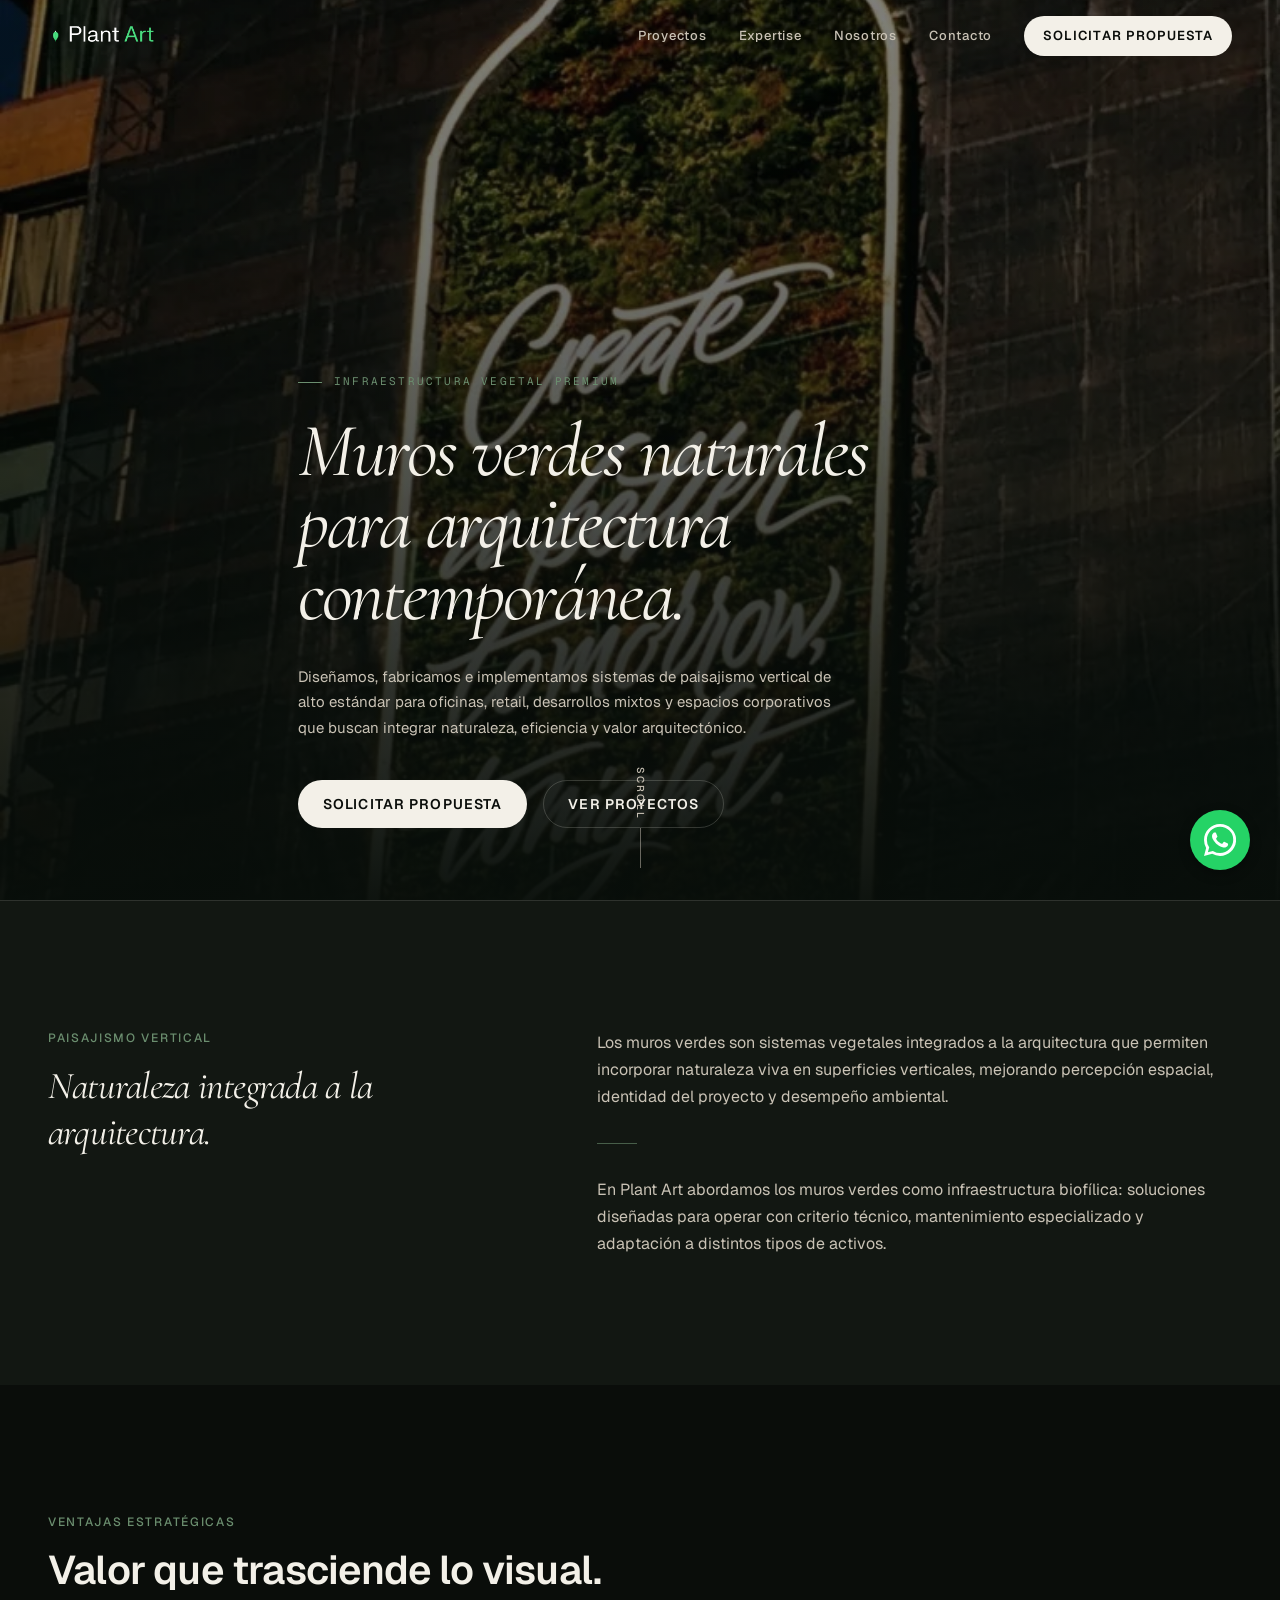
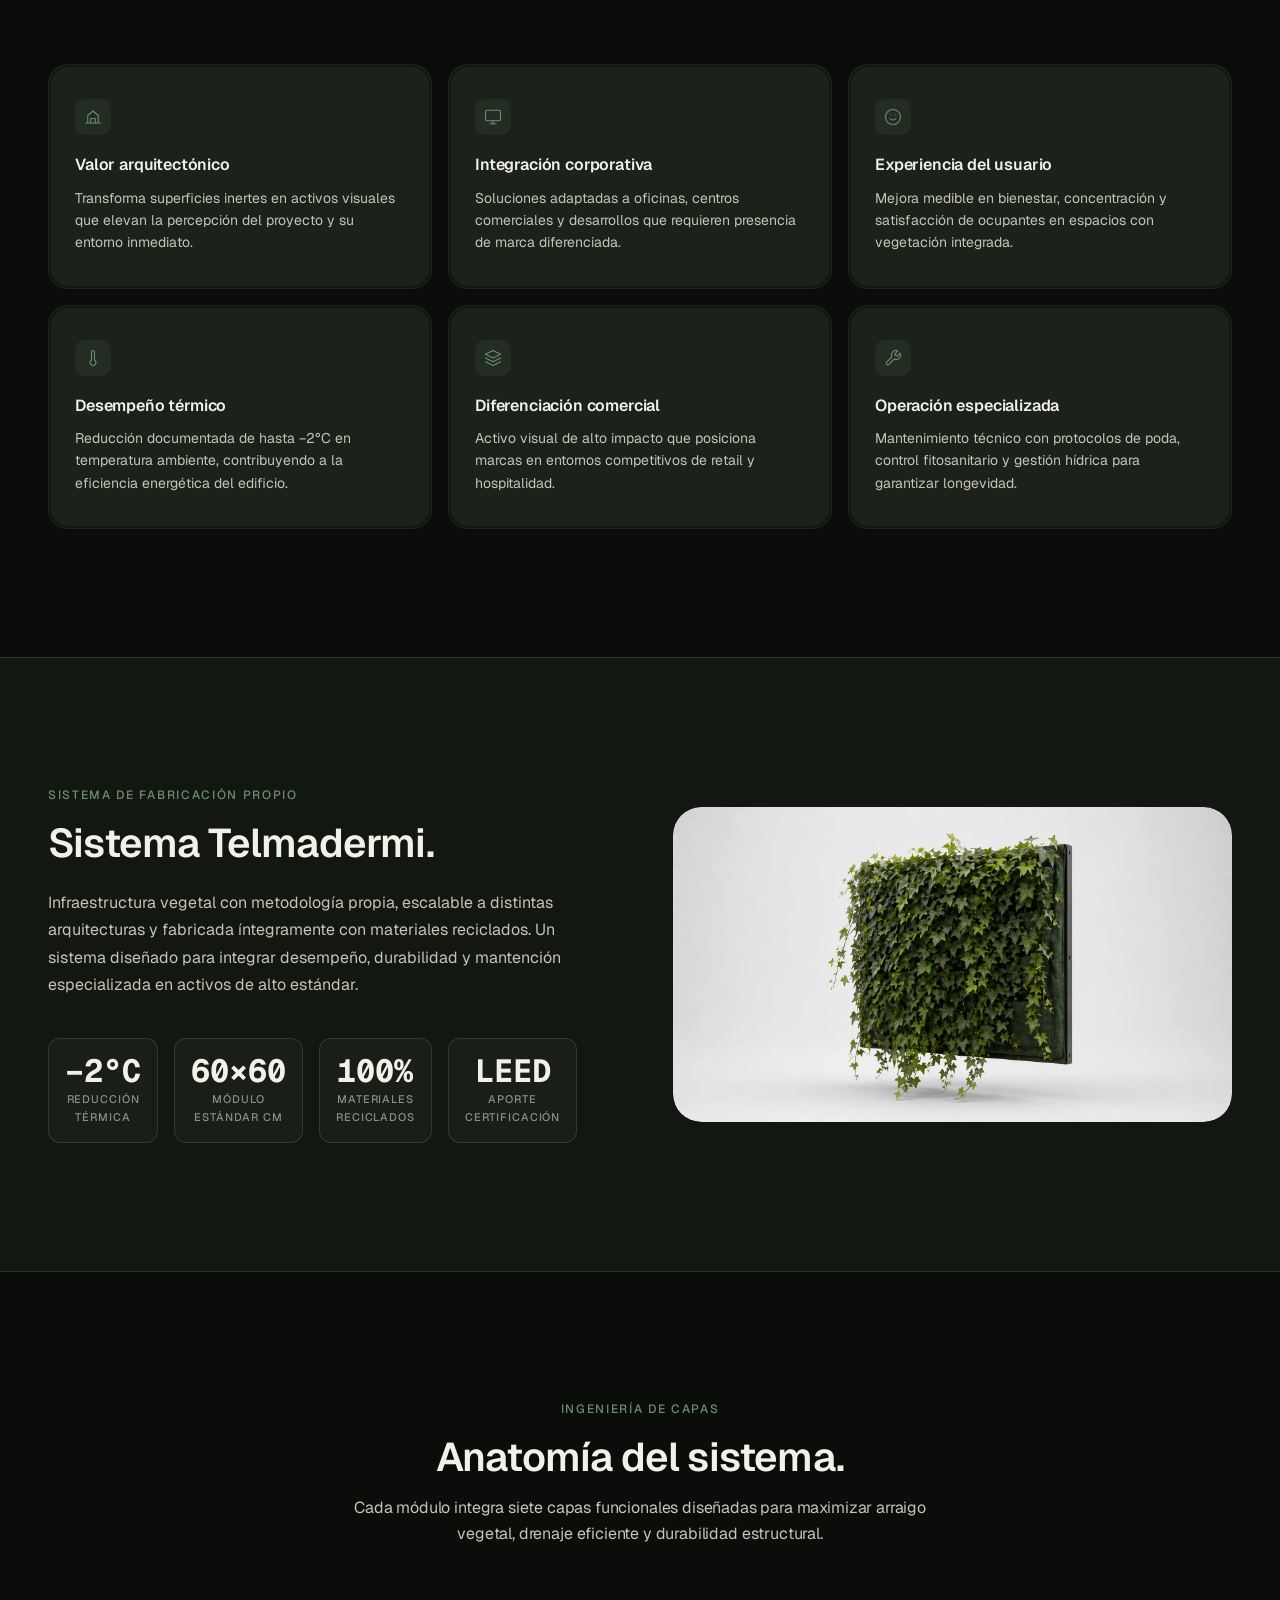
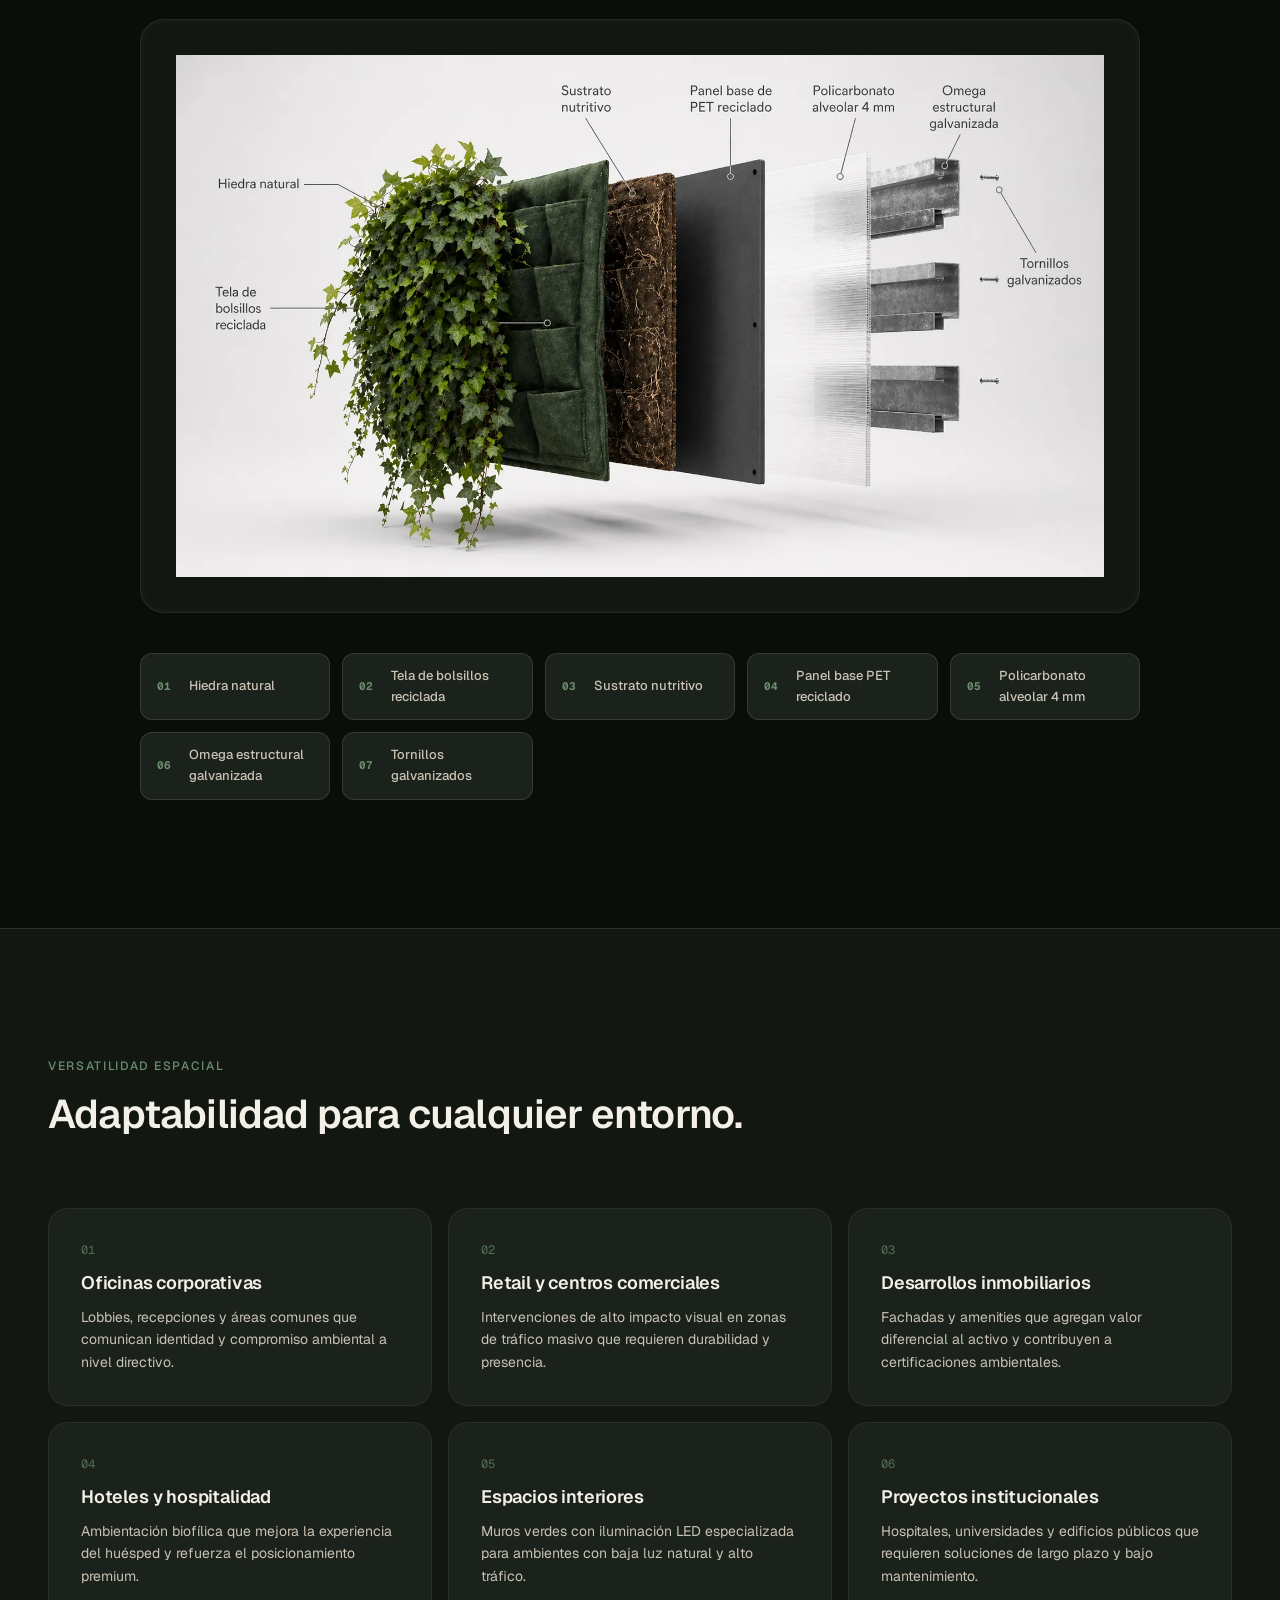
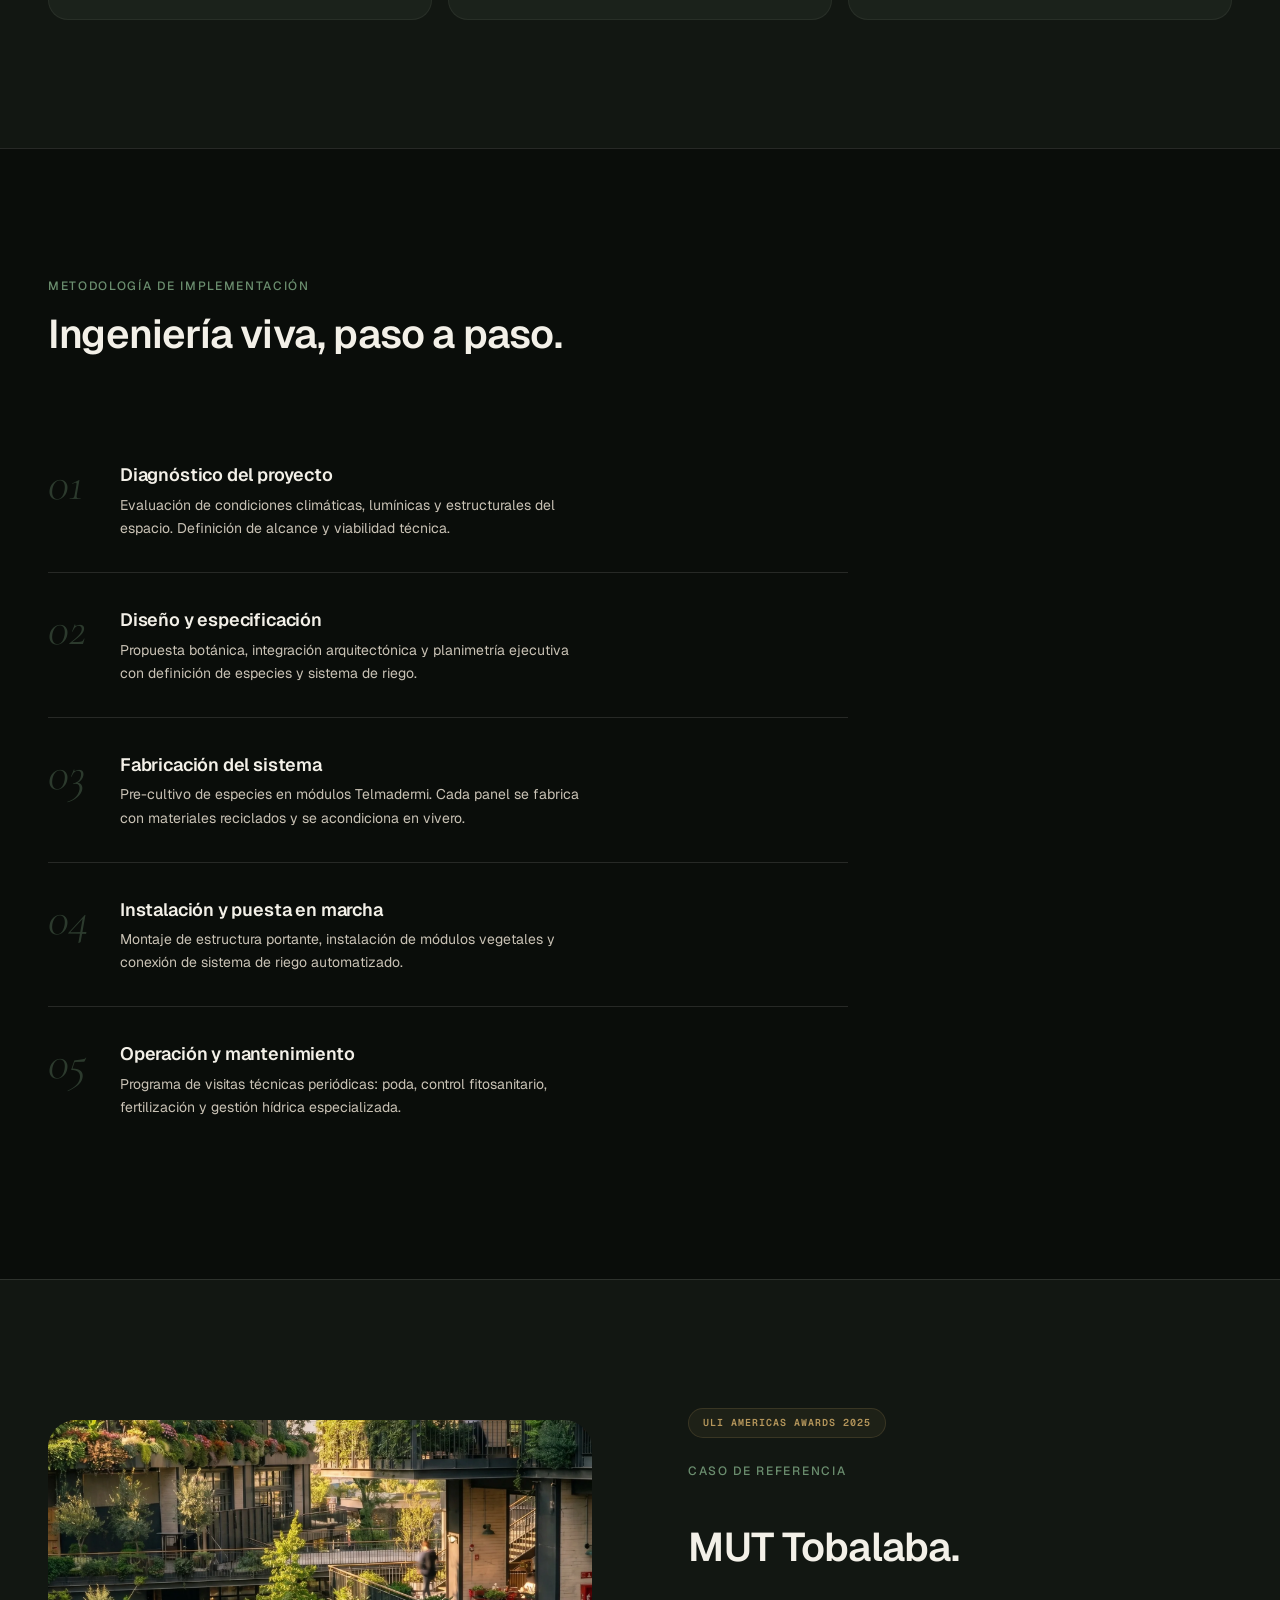
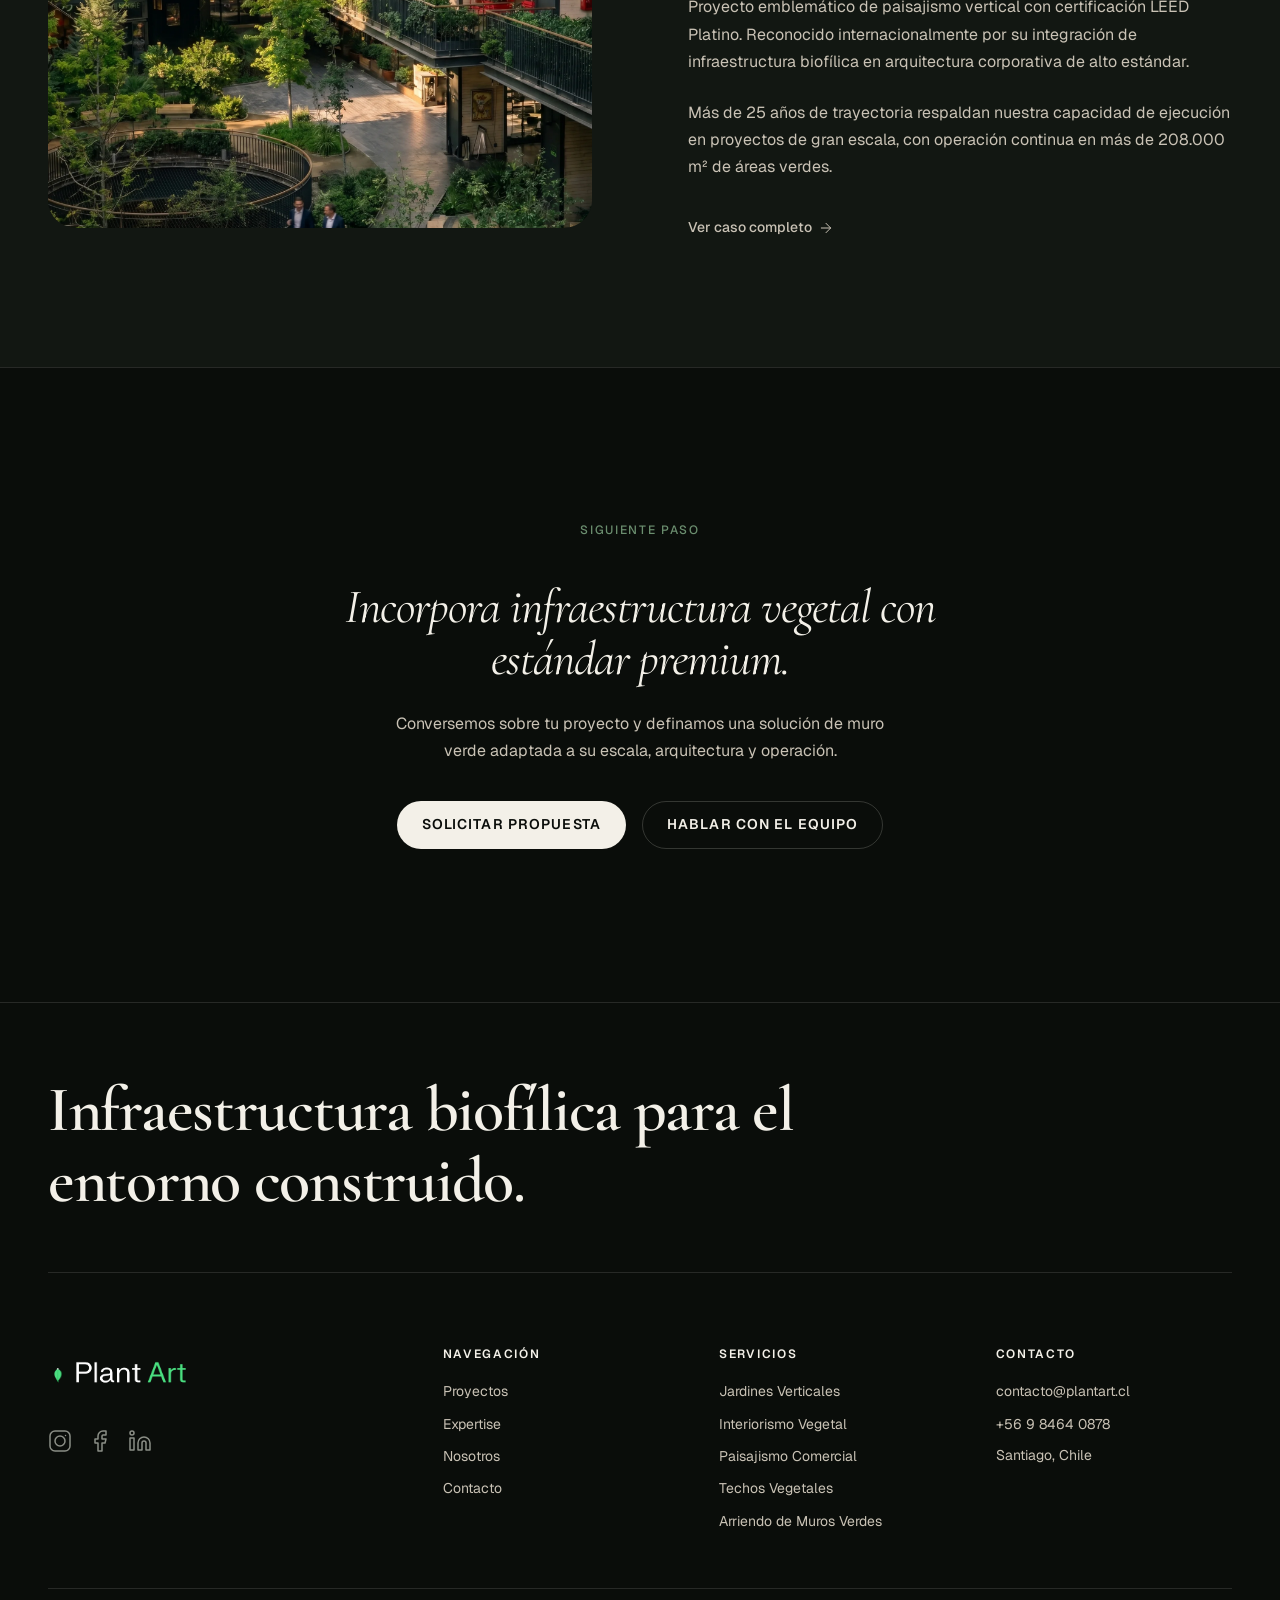
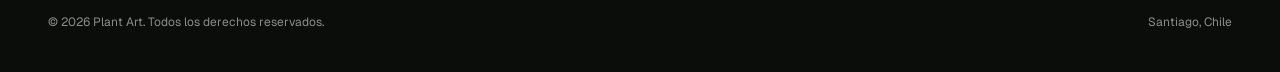
<file: muros-verdes.html>
<!DOCTYPE html>
<html lang="es-CL">
<head>
<meta charset="UTF-8">
<meta name="viewport" content="width=device-width, initial-scale=1.0">
<title>Muros Verdes Naturales | Plant Art</title>
<meta name="description" content="Muros verdes naturales para oficinas, retail y proyectos corporativos. Plant Art diseña e implementa infraestructura vegetal premium con criterio técnico y alto estándar.">
<meta property="og:type" content="website">
<meta property="og:url" content="https://www.plantart.cl/muros-verdes">
<meta property="og:title" content="Muros Verdes Naturales | Plant Art">
<meta property="og:description" content="Infraestructura vegetal premium para arquitectura, retail, oficinas y desarrollos corporativos.">
<meta property="og:image" content="https://www.plantart.cl/assets/images/muros-y-techos-verdes/muros-techos-verdes-paisajismo-corporativo-01.png">
<meta name="twitter:card" content="summary_large_image">
<link rel="canonical" href="https://www.plantart.cl/muros-verdes">
<link rel="icon" type="image/png" href="assets/images/Logo Plant Art/plantart-icon.png">
<link rel="preconnect" href="https://fonts.googleapis.com">
<link rel="preconnect" href="https://fonts.gstatic.com" crossorigin>
<link href="https://fonts.googleapis.com/css2?family=Cormorant+Garamond:ital,wght@0,400;0,500;1,400;1,500&family=Geist:wght@400;500;600;700&family=Geist+Mono:wght@400;700&display=swap" rel="stylesheet">
<link rel="stylesheet" href="styles.css">
<link rel="stylesheet" href="muros-verdes.css">
</head>
<body class="bg-base mv-page">

<!-- Cursor -->
<div class="custom-cursor"></div>
<div class="custom-cursor-follower"></div>

<!-- Mobile Drawer -->
<div class="mobile-drawer-overlay" aria-hidden="true"></div>
<nav id="mobile-drawer" class="mobile-drawer" aria-label="Menú móvil" role="dialog" aria-modal="true" aria-hidden="true" inert>
  <button class="close-drawer-btn" aria-label="Cerrar menú"><svg viewBox="0 0 24 24" width="24" height="24" stroke="currentColor" stroke-width="1.5" fill="none" stroke-linecap="round"><line x1="18" y1="6" x2="6" y2="18"/><line x1="6" y1="6" x2="18" y2="18"/></svg></button>
  <a href="proyectos.html" class="nav-link">Proyectos</a>
  <a href="index.html#expertise" class="nav-link">Expertise</a>
  <a href="nosotros.html" class="nav-link">Nosotros</a>
  <a href="index.html#contact" class="nav-link">Contacto</a>
</nav>

<!-- Header -->
<header class="pa-header" role="banner">
  <div class="pa-container">
    <a href="index.html" class="logo" aria-label="Plant Art — Inicio"><img src="assets/images/Logo Plant Art/Plantart-logo-navbar.png" alt="Plant Art"></a>
    <nav class="pa-header-nav" aria-label="Navegación principal">
      <a href="proyectos.html" class="nav-link">Proyectos</a>
      <a href="index.html#expertise" class="nav-link">Expertise</a>
      <a href="nosotros.html" class="nav-link">Nosotros</a>
      <a href="index.html#contact" class="nav-link">Contacto</a>
      <a href="index.html#contact" class="pa-btn-primary compact">Solicitar propuesta</a>
    </nav>
    <button class="mobile-menu-btn" aria-label="Abrir menú" aria-expanded="false" aria-controls="mobile-drawer"><svg viewBox="0 0 24 24" width="24" height="24" stroke="currentColor" stroke-width="1.5" fill="none" stroke-linecap="round"><line x1="4" y1="6" x2="20" y2="6"/><line x1="4" y1="12" x2="20" y2="12"/><line x1="4" y1="18" x2="20" y2="18"/></svg></button>
  </div>
</header>

<main>

<!-- ══ 1. HERO ══ -->
<section class="mv-hero" aria-label="Presentación principal">
  <div class="mv-hero__bg">
    <img src="assets/images/muros-y-techos-verdes/muros-techos-verdes-paisajismo-corporativo-01.webp" alt="Muro verde de gran formato en fachada corporativa" loading="eager">
    <div class="mv-hero__gradient"></div>
  </div>
  <div class="mv-hero__content pa-container mv-reveal">
    <div class="mv-hero__eyebrow">INFRAESTRUCTURA VEGETAL PREMIUM</div>
    <h1 class="mv-hero__title">Muros verdes naturales para arquitectura contemporánea.</h1>
    <p class="mv-hero__desc">Diseñamos, fabricamos e implementamos sistemas de paisajismo vertical de alto estándar para oficinas, retail, desarrollos mixtos y espacios corporativos que buscan integrar naturaleza, eficiencia y valor arquitectónico.</p>
    <div class="mv-hero__ctas">
      <a href="#contact" class="pa-btn-primary">Solicitar propuesta</a>
      <a href="#proyectos" class="pa-btn-secondary">Ver proyectos</a>
    </div>
  </div>
  <div class="mv-hero__scroll-hint" aria-hidden="true"><span>Scroll</span></div>
</section>

<!-- ══ 2. QUÉ SON LOS MUROS VERDES ══ -->
<section class="mv-intro" aria-labelledby="mv-intro-title">
  <div class="pa-container">
    <div class="mv-intro__grid">
      <div class="mv-reveal">
        <span class="pa-eyebrow">PAISAJISMO VERTICAL</span>
        <h2 id="mv-intro-title" class="mv-intro__lead">Naturaleza integrada a la arquitectura.</h2>
      </div>
      <div class="mv-intro__body mv-reveal" data-delay="200">
        <p>Los muros verdes son sistemas vegetales integrados a la arquitectura que permiten incorporar naturaleza viva en superficies verticales, mejorando percepción espacial, identidad del proyecto y desempeño ambiental.</p>
        <div class="mv-intro__divider"></div>
        <p>En Plant Art abordamos los muros verdes como infraestructura biofílica: soluciones diseñadas para operar con criterio técnico, mantenimiento especializado y adaptación a distintos tipos de activos.</p>
      </div>
    </div>
  </div>
</section>

<!-- ══ 3. BENEFICIOS ══ -->
<section class="mv-benefits" aria-labelledby="mv-benefits-title">
  <div class="pa-container">
    <div class="mv-benefits__header mv-reveal">
      <span class="pa-eyebrow">VENTAJAS ESTRATÉGICAS</span>
      <h2 id="mv-benefits-title">Valor que trasciende lo visual.</h2>
    </div>
    <div class="mv-benefits__grid">

      <div class="mv-benefit-card mv-reveal" data-delay="100">
        <div class="mv-benefit-card__inner">
          <div class="mv-benefit-card__icon"><svg viewBox="0 0 24 24"><path d="M2 20h20M5 20V10l7-6 7 6v10"/><path d="M9 20v-6h6v6"/></svg></div>
          <h3>Valor arquitectónico</h3>
          <p>Transforma superficies inertes en activos visuales que elevan la percepción del proyecto y su entorno inmediato.</p>
        </div>
      </div>

      <div class="mv-benefit-card mv-reveal" data-delay="200">
        <div class="mv-benefit-card__inner">
          <div class="mv-benefit-card__icon"><svg viewBox="0 0 24 24"><rect x="2" y="3" width="20" height="14" rx="2"/><path d="M8 21h8M12 17v4"/></svg></div>
          <h3>Integración corporativa</h3>
          <p>Soluciones adaptadas a oficinas, centros comerciales y desarrollos que requieren presencia de marca diferenciada.</p>
        </div>
      </div>

      <div class="mv-benefit-card mv-reveal" data-delay="300">
        <div class="mv-benefit-card__inner">
          <div class="mv-benefit-card__icon"><svg viewBox="0 0 24 24"><circle cx="12" cy="12" r="10"/><path d="M8 14s1.5 2 4 2 4-2 4-2M9 9h.01M15 9h.01"/></svg></div>
          <h3>Experiencia del usuario</h3>
          <p>Mejora medible en bienestar, concentración y satisfacción de ocupantes en espacios con vegetación integrada.</p>
        </div>
      </div>

      <div class="mv-benefit-card mv-reveal" data-delay="100">
        <div class="mv-benefit-card__inner">
          <div class="mv-benefit-card__icon"><svg viewBox="0 0 24 24"><path d="M14 4v10.54a4 4 0 1 1-4 0V4a2 2 0 0 1 4 0Z"/></svg></div>
          <h3>Desempeño térmico</h3>
          <p>Reducción documentada de hasta −2°C en temperatura ambiente, contribuyendo a la eficiencia energética del edificio.</p>
        </div>
      </div>

      <div class="mv-benefit-card mv-reveal" data-delay="200">
        <div class="mv-benefit-card__inner">
          <div class="mv-benefit-card__icon"><svg viewBox="0 0 24 24"><path d="M12 2L2 7l10 5 10-5-10-5zM2 17l10 5 10-5M2 12l10 5 10-5"/></svg></div>
          <h3>Diferenciación comercial</h3>
          <p>Activo visual de alto impacto que posiciona marcas en entornos competitivos de retail y hospitalidad.</p>
        </div>
      </div>

      <div class="mv-benefit-card mv-reveal" data-delay="300">
        <div class="mv-benefit-card__inner">
          <div class="mv-benefit-card__icon"><svg viewBox="0 0 24 24"><path d="M14.7 6.3a1 1 0 0 0 0 1.4l1.6 1.6a1 1 0 0 0 1.4 0l3.77-3.77a6 6 0 0 1-7.94 7.94l-6.91 6.91a2.12 2.12 0 0 1-3-3l6.91-6.91a6 6 0 0 1 7.94-7.94l-3.76 3.76z"/></svg></div>
          <h3>Operación especializada</h3>
          <p>Mantenimiento técnico con protocolos de poda, control fitosanitario y gestión hídrica para garantizar longevidad.</p>
        </div>
      </div>

    </div>
  </div>
</section>

<!-- ══ 4. SISTEMA TELMADERMI ══ -->
<section id="sistema" class="mv-telmadermi" aria-labelledby="mv-telmadermi-title">
  <div class="pa-container">
    <div class="mv-telmadermi__grid">
      <div class="mv-telmadermi__text mv-reveal">
        <span class="pa-eyebrow">SISTEMA DE FABRICACIÓN PROPIO</span>
        <h2 id="mv-telmadermi-title">Sistema Telmadermi.</h2>
        <p class="mv-telmadermi__desc">Infraestructura vegetal con metodología propia, escalable a distintas arquitecturas y fabricada íntegramente con materiales reciclados. Un sistema diseñado para integrar desempeño, durabilidad y mantención especializada en activos de alto estándar.</p>
        <div class="mv-metrics mv-reveal" data-delay="200">
          <div class="mv-metric"><div class="mv-metric__value">−2°C</div><div class="mv-metric__label">Reducción térmica</div></div>
          <div class="mv-metric"><div class="mv-metric__value">60×60</div><div class="mv-metric__label">Módulo estándar cm</div></div>
          <div class="mv-metric"><div class="mv-metric__value">100%</div><div class="mv-metric__label">Materiales reciclados</div></div>
          <div class="mv-metric"><div class="mv-metric__value">LEED</div><div class="mv-metric__label">Aporte certificación</div></div>
        </div>
      </div>
      <div class="mv-telmadermi__visual mv-reveal" data-delay="300">
        <img src="assets/images/Telmadermi/telmadermi-sistema-explotado.webp" alt="Vista explotada del sistema modular Telmadermi" loading="lazy" width="1456" height="816">
      </div>
    </div>
  </div>
</section>

<!-- ══ 5. ANATOMÍA DEL SISTEMA ══ -->
<section class="mv-anatomy" aria-labelledby="mv-anatomy-title">
  <div class="pa-container">
    <div class="mv-anatomy__header mv-reveal">
      <span class="pa-eyebrow">INGENIERÍA DE CAPAS</span>
      <h2 id="mv-anatomy-title">Anatomía del sistema.</h2>
      <p class="body-m">Cada módulo integra siete capas funcionales diseñadas para maximizar arraigo vegetal, drenaje eficiente y durabilidad estructural.</p>
    </div>
    <div class="mv-anatomy__diagram mv-reveal" data-delay="200">
      <div class="mv-anatomy__frame">
        <div class="mv-anatomy__frame-inner">
          <img src="assets/images/Telmadermi/telmadermi-componentes-tecnicos.webp" alt="Diagrama de componentes técnicos del sistema Telmadermi" loading="lazy" width="982" height="916">
        </div>
      </div>
      <div class="mv-anatomy__layers mv-reveal" data-delay="300">
        <div class="mv-layer"><span class="mv-layer__num">01</span><span class="mv-layer__name">Hiedra natural</span></div>
        <div class="mv-layer"><span class="mv-layer__num">02</span><span class="mv-layer__name">Tela de bolsillos reciclada</span></div>
        <div class="mv-layer"><span class="mv-layer__num">03</span><span class="mv-layer__name">Sustrato nutritivo</span></div>
        <div class="mv-layer"><span class="mv-layer__num">04</span><span class="mv-layer__name">Panel base PET reciclado</span></div>
        <div class="mv-layer"><span class="mv-layer__num">05</span><span class="mv-layer__name">Policarbonato alveolar 4 mm</span></div>
        <div class="mv-layer"><span class="mv-layer__num">06</span><span class="mv-layer__name">Omega estructural galvanizada</span></div>
        <div class="mv-layer"><span class="mv-layer__num">07</span><span class="mv-layer__name">Tornillos galvanizados</span></div>
      </div>
    </div>
  </div>
</section>

<!-- ══ 6. APLICACIONES ══ -->
<section class="mv-applications" aria-labelledby="mv-apps-title">
  <div class="pa-container">
    <div class="mv-applications__header mv-reveal">
      <span class="pa-eyebrow">VERSATILIDAD ESPACIAL</span>
      <h2 id="mv-apps-title">Adaptabilidad para cualquier entorno.</h2>
    </div>
    <div class="mv-applications__grid">
      <div class="mv-app-card mv-reveal" data-delay="100">
        <span class="mv-app-card__num">01</span>
        <h3>Oficinas corporativas</h3>
        <p>Lobbies, recepciones y áreas comunes que comunican identidad y compromiso ambiental a nivel directivo.</p>
      </div>
      <div class="mv-app-card mv-reveal" data-delay="200">
        <span class="mv-app-card__num">02</span>
        <h3>Retail y centros comerciales</h3>
        <p>Intervenciones de alto impacto visual en zonas de tráfico masivo que requieren durabilidad y presencia.</p>
      </div>
      <div class="mv-app-card mv-reveal" data-delay="300">
        <span class="mv-app-card__num">03</span>
        <h3>Desarrollos inmobiliarios</h3>
        <p>Fachadas y amenities que agregan valor diferencial al activo y contribuyen a certificaciones ambientales.</p>
      </div>
      <div class="mv-app-card mv-reveal" data-delay="100">
        <span class="mv-app-card__num">04</span>
        <h3>Hoteles y hospitalidad</h3>
        <p>Ambientación biofílica que mejora la experiencia del huésped y refuerza el posicionamiento premium.</p>
      </div>
      <div class="mv-app-card mv-reveal" data-delay="200">
        <span class="mv-app-card__num">05</span>
        <h3>Espacios interiores</h3>
        <p>Muros verdes con iluminación LED especializada para ambientes con baja luz natural y alto tráfico.</p>
      </div>
      <div class="mv-app-card mv-reveal" data-delay="300">
        <span class="mv-app-card__num">06</span>
        <h3>Proyectos institucionales</h3>
        <p>Hospitales, universidades y edificios públicos que requieren soluciones de largo plazo y bajo mantenimiento.</p>
      </div>
    </div>
  </div>
</section>

<!-- ══ 7. PROCESO ══ -->
<section class="mv-process" aria-labelledby="mv-process-title">
  <div class="pa-container">
    <div class="mv-process__header mv-reveal">
      <span class="pa-eyebrow">METODOLOGÍA DE IMPLEMENTACIÓN</span>
      <h2 id="mv-process-title">Ingeniería viva, paso a paso.</h2>
    </div>
    <div class="mv-process__timeline">
      <div class="mv-process-step mv-reveal" data-delay="100">
        <span class="mv-process-step__num">01</span>
        <div class="mv-process-step__content">
          <h3>Diagnóstico del proyecto</h3>
          <p>Evaluación de condiciones climáticas, lumínicas y estructurales del espacio. Definición de alcance y viabilidad técnica.</p>
        </div>
      </div>
      <div class="mv-process-step mv-reveal" data-delay="200">
        <span class="mv-process-step__num">02</span>
        <div class="mv-process-step__content">
          <h3>Diseño y especificación</h3>
          <p>Propuesta botánica, integración arquitectónica y planimetría ejecutiva con definición de especies y sistema de riego.</p>
        </div>
      </div>
      <div class="mv-process-step mv-reveal" data-delay="300">
        <span class="mv-process-step__num">03</span>
        <div class="mv-process-step__content">
          <h3>Fabricación del sistema</h3>
          <p>Pre-cultivo de especies en módulos Telmadermi. Cada panel se fabrica con materiales reciclados y se acondiciona en vivero.</p>
        </div>
      </div>
      <div class="mv-process-step mv-reveal" data-delay="400">
        <span class="mv-process-step__num">04</span>
        <div class="mv-process-step__content">
          <h3>Instalación y puesta en marcha</h3>
          <p>Montaje de estructura portante, instalación de módulos vegetales y conexión de sistema de riego automatizado.</p>
        </div>
      </div>
      <div class="mv-process-step mv-reveal" data-delay="500">
        <span class="mv-process-step__num">05</span>
        <div class="mv-process-step__content">
          <h3>Operación y mantenimiento</h3>
          <p>Programa de visitas técnicas periódicas: poda, control fitosanitario, fertilización y gestión hídrica especializada.</p>
        </div>
      </div>
    </div>
  </div>
</section>

<!-- ══ 8. CREDIBILIDAD ══ -->
<section id="proyectos" class="mv-credibility" aria-labelledby="mv-cred-title">
  <div class="pa-container">
    <div class="mv-credibility__grid">
      <div class="mv-credibility__visual mv-reveal">
        <img src="assets/images/mut (2).webp" alt="Proyecto MUT Tobalaba — Muros verdes premiados" loading="lazy">
      </div>
      <div class="mv-credibility__text mv-reveal" data-delay="200">
        <div class="mv-credibility__badge">ULI Americas Awards 2025</div>
        <span class="pa-eyebrow">CASO DE REFERENCIA</span>
        <h2 id="mv-cred-title">MUT Tobalaba.</h2>
        <p>Proyecto emblemático de paisajismo vertical con certificación LEED Platino. Reconocido internacionalmente por su integración de infraestructura biofílica en arquitectura corporativa de alto estándar.</p>
        <p>Más de 25 años de trayectoria respaldan nuestra capacidad de ejecución en proyectos de gran escala, con operación continua en más de 208.000 m² de áreas verdes.</p>
        <a href="proyectos-mut.html" class="pa-btn-text">Ver caso completo <svg viewBox="0 0 24 24" width="16" height="16" stroke="currentColor" stroke-width="1.5" fill="none" stroke-linecap="round"><line x1="5" y1="12" x2="19" y2="12"/><polyline points="12 5 19 12 12 19"/></svg></a>
      </div>
    </div>
  </div>
</section>

<!-- ══ 9. CTA FINAL ══ -->
<section id="contact" class="mv-cta-final" aria-labelledby="mv-cta-title">
  <div class="pa-container">
    <div class="mv-cta-final__content mv-reveal">
      <span class="pa-eyebrow">SIGUIENTE PASO</span>
      <h2 id="mv-cta-title">Incorpora infraestructura vegetal con estándar premium.</h2>
      <p>Conversemos sobre tu proyecto y definamos una solución de muro verde adaptada a su escala, arquitectura y operación.</p>
      <div class="mv-cta-final__buttons">
        <a href="https://wa.me/56984640878?text=Hola%20Plant%20Art%2C%20me%20interesa%20cotizar%20un%20proyecto%20de%20muro%20verde." class="pa-btn-primary" target="_blank" rel="noopener">Solicitar propuesta</a>
        <a href="mailto:contacto@plantart.cl" class="pa-btn-secondary">Hablar con el equipo</a>
      </div>
    </div>
  </div>
</section>

</main>

<!-- Footer -->
<footer class="pa-footer" role="contentinfo">
  <div class="pa-container">
    <div class="footer-super-tagline mv-reveal"><h2>Infraestructura biofílica para el entorno construido.</h2></div>
    <div class="footer-grid">
      <div>
        <div class="footer-logo"><img src="assets/images/Logo Plant Art/Plantart-logo-navbar.png" alt="Plant Art"></div>
        <div class="footer-social">
          <a href="https://www.instagram.com/plantart_cl?igsh=OWwyYXlhYWV1ZjJ4" target="_blank" rel="noopener" aria-label="Instagram"><svg viewBox="0 0 24 24" width="24" height="24" stroke="currentColor" stroke-width="1.5" fill="none" stroke-linecap="round" stroke-linejoin="round"><rect x="2" y="2" width="20" height="20" rx="5"/><circle cx="12" cy="12" r="5"/><line x1="17.5" y1="6.5" x2="17.51" y2="6.5"/></svg></a>
          <a href="https://www.facebook.com/plantartchile/?locale=es_LA" target="_blank" rel="noopener" aria-label="Facebook"><svg viewBox="0 0 24 24" width="24" height="24" stroke="currentColor" stroke-width="1.5" fill="none" stroke-linecap="round" stroke-linejoin="round"><path d="M18 2h-3a5 5 0 0 0-5 5v3H7v4h3v8h4v-8h3l1-4h-4V7a1 1 0 0 1 1-1h3z"/></svg></a>
          <a href="https://www.linkedin.com/company/plant-art/" target="_blank" rel="noopener" aria-label="LinkedIn"><svg viewBox="0 0 24 24" width="24" height="24" stroke="currentColor" stroke-width="1.5" fill="none" stroke-linecap="round" stroke-linejoin="round"><path d="M16 8a6 6 0 016 6v7h-4v-7a2 2 0 00-2-2 2 2 0 00-2 2v7h-4v-7a6 6 0 016-6z"/><rect x="2" y="9" width="4" height="12"/><circle cx="4" cy="4" r="2"/></svg></a>
        </div>
      </div>
      <div>
        <h4 class="footer-col-title">Navegación</h4>
        <div class="footer-links">
          <a href="proyectos.html">Proyectos</a>
          <a href="index.html#expertise">Expertise</a>
          <a href="nosotros.html">Nosotros</a>
          <a href="#contact">Contacto</a>
        </div>
      </div>
      <div>
        <h4 class="footer-col-title">Servicios</h4>
        <div class="footer-links">
          <a href="muros-verdes.html">Jardines Verticales</a>
          <a href="index.html#interiorismo-vegetal">Interiorismo Vegetal</a>
          <a href="index.html#paisajismo-comercial">Paisajismo Comercial</a>
          <a href="index.html#techos-vegetales">Techos Vegetales</a>
          <a href="index.html#arriendo-muros-verdes">Arriendo de Muros Verdes</a>
        </div>
      </div>
      <div>
        <h4 class="footer-col-title">Contacto</h4>
        <div class="footer-links">
          <a href="mailto:contacto@plantart.cl">contacto@plantart.cl</a>
          <a href="tel:+56984640878">+56 9 8464 0878</a>
          <span class="footer-address">Santiago, Chile</span>
        </div>
      </div>
    </div>
    <div class="footer-bottom">
      <span>© 2026 Plant Art. Todos los derechos reservados.</span>
      <span>Santiago, Chile</span>
    </div>
  </div>
</footer>

<!-- WhatsApp Float -->
<a href="https://wa.me/56984640878?text=Hola%20Plant%20Art%2C%20me%20interesa%20cotizar%20un%20muro%20verde." class="wa-float" target="_blank" rel="noopener" aria-label="WhatsApp">
  <svg viewBox="0 0 24 24"><path d="M17.472 14.382c-.297-.149-1.758-.867-2.03-.967-.273-.099-.471-.148-.67.15-.197.297-.767.966-.94 1.164-.173.199-.347.223-.644.075-.297-.15-1.255-.463-2.39-1.475-.883-.788-1.48-1.761-1.653-2.059-.173-.297-.018-.458.13-.606.134-.133.298-.347.446-.52.149-.174.198-.298.298-.497.099-.198.05-.371-.025-.52-.075-.149-.669-1.612-.916-2.207-.242-.579-.487-.5-.669-.51-.173-.008-.371-.01-.57-.01-.198 0-.52.074-.792.372-.272.297-1.04 1.016-1.04 2.479 0 1.462 1.065 2.875 1.213 3.074.149.198 2.096 3.2 5.077 4.487.709.306 1.262.489 1.694.625.712.227 1.36.195 1.871.118.571-.085 1.758-.719 2.006-1.413.248-.694.248-1.289.173-1.413-.074-.124-.272-.198-.57-.347m-5.421 7.403h-.004a9.87 9.87 0 01-5.031-1.378l-.361-.214-3.741.982.998-3.648-.235-.374a9.86 9.86 0 01-1.51-5.26c.001-5.45 4.436-9.884 9.888-9.884 2.64 0 5.122 1.03 6.988 2.898a9.825 9.825 0 012.893 6.994c-.003 5.45-4.437 9.884-9.885 9.884m8.413-18.297A11.815 11.815 0 0012.05 0C5.414 0 .018 5.396.015 12.03a11.811 11.811 0 001.592 5.961L0 24l6.117-1.605a11.77 11.77 0 005.925 1.583h.005c6.637 0 12.032-5.396 12.035-12.032a11.791 11.791 0 00-3.417-8.243"/></svg>
</a>

<script>
document.addEventListener('DOMContentLoaded', () => {
  // ── Scroll Reveal via IntersectionObserver ──
  const observer = new IntersectionObserver((entries) => {
    entries.forEach(entry => {
      if (entry.isIntersecting) {
        entry.target.classList.add('is-visible');
        observer.unobserve(entry.target);
      }
    });
  }, { threshold: 0.1, rootMargin: '0px 0px -40px 0px' });

  document.querySelectorAll('.mv-reveal').forEach(el => observer.observe(el));

  // ── Hero reveal (immediate) ──
  const heroContent = document.querySelector('.mv-hero .mv-reveal');
  if (heroContent) setTimeout(() => heroContent.classList.add('is-visible'), 200);

  // ── Sticky header ──
  const header = document.querySelector('.pa-header');
  window.addEventListener('scroll', () => {
    header.classList.toggle('scrolled', window.scrollY > 60);
    header.classList.toggle('pa-header--solid', window.scrollY > 60);
  }, { passive: true });

  // ── Mobile drawer ──
  const menuBtn = document.querySelector('.mobile-menu-btn');
  const drawer = document.querySelector('.mobile-drawer');
  const overlay = document.querySelector('.mobile-drawer-overlay');
  const closeBtn = document.querySelector('.close-drawer-btn');
  const focusableSelector = 'a[href], button:not([disabled]), textarea, input, select, [tabindex]:not([tabindex="-1"])';

  if (drawer) {
    drawer.setAttribute('aria-hidden', 'true');
    drawer.setAttribute('inert', '');
  }

  function openDrawer() {
    if (!drawer || !overlay || !menuBtn) return;
    drawer.classList.add('is-open');
    overlay.classList.add('is-active');
    drawer.setAttribute('aria-hidden', 'false');
    drawer.removeAttribute('inert');
    document.body.classList.add('drawer-open');
    menuBtn.setAttribute('aria-expanded', 'true');
    const firstFocusable = closeBtn || drawer.querySelector(focusableSelector);
    if (firstFocusable) firstFocusable.focus();
  }
  function closeDrawer() {
    if (!drawer || !overlay || !menuBtn) return;
    drawer.classList.remove('is-open');
    overlay.classList.remove('is-active');
    drawer.setAttribute('aria-hidden', 'true');
    drawer.setAttribute('inert', '');
    document.body.classList.remove('drawer-open');
    menuBtn.setAttribute('aria-expanded', 'false');
    menuBtn.focus();
  }

  if (menuBtn) menuBtn.addEventListener('click', openDrawer);
  if (closeBtn) closeBtn.addEventListener('click', closeDrawer);
  if (overlay) overlay.addEventListener('click', closeDrawer);
  if (drawer) {
    drawer.querySelectorAll('a').forEach(link => link.addEventListener('click', closeDrawer));
  }
  document.addEventListener('keydown', event => {
    if (!drawer || !drawer.classList.contains('is-open')) return;
    if (event.key === 'Escape') {
      closeDrawer();
      return;
    }
    if (event.key !== 'Tab') return;

    const focusable = Array.from(drawer.querySelectorAll(focusableSelector));
    if (!focusable.length) return;
    const first = focusable[0];
    const last = focusable[focusable.length - 1];
    if (event.shiftKey && document.activeElement === first) {
      event.preventDefault();
      last.focus();
    } else if (!event.shiftKey && document.activeElement === last) {
      event.preventDefault();
      first.focus();
    }
  });

  // ── Custom cursor ──
  const cursor = document.querySelector('.custom-cursor');
  const follower = document.querySelector('.custom-cursor-follower');
  if (cursor && follower && window.matchMedia('(pointer: fine)').matches) {
    let mx = 0, my = 0, px = 0, py = 0;
    document.addEventListener('mousemove', e => { mx = e.clientX; my = e.clientY; cursor.style.transform = `translate(${mx}px, ${my}px)`; });
    (function tick() { px += (mx - px) * 0.12; py += (my - py) * 0.12; follower.style.transform = `translate(${px}px, ${py}px)`; requestAnimationFrame(tick); })();
    document.querySelectorAll('a, button').forEach(el => {
      el.addEventListener('mouseenter', () => { cursor.classList.add('active'); follower.classList.add('active'); });
      el.addEventListener('mouseleave', () => { cursor.classList.remove('active'); follower.classList.remove('active'); });
    });
  }

  // ── Parallax hero background ──
  const heroBg = document.querySelector('.mv-hero__bg');
  if (heroBg && window.matchMedia('(prefers-reduced-motion: no-preference)').matches) {
    window.addEventListener('scroll', () => {
      const y = window.scrollY;
      if (y < window.innerHeight) heroBg.style.transform = `translateY(${y * 0.25}px)`;
    }, { passive: true });
  }
});
</script>


    <!-- ── MOBILE BOTTOM NAV ── -->
    <nav id="mobile-bottom-nav" aria-label="Navegación principal mobile" role="navigation">
      <a href="index.html" class="mbn-item is-active" data-section="hero">
        <svg viewBox="0 0 24 24" width="22" height="22" stroke="currentColor" stroke-width="1.5" fill="none" stroke-linecap="round" stroke-linejoin="round">
          <path d="M3 9l9-7 9 7v11a2 2 0 01-2 2H5a2 2 0 01-2-2z"/>
          <polyline points="9 22 9 12 15 12 15 22"/>
        </svg>
        <span>Inicio</span>
      </a>
      <a href="proyectos.html" class="mbn-item" data-section="projects">
        <svg viewBox="0 0 24 24" width="22" height="22" stroke="currentColor" stroke-width="1.5" fill="none" stroke-linecap="round" stroke-linejoin="round">
          <rect x="3" y="3" width="7" height="7"/><rect x="14" y="3" width="7" height="7"/>
          <rect x="3" y="14" width="7" height="7"/><rect x="14" y="14" width="7" height="7"/>
        </svg>
        <span>Proyectos</span>
      </a>
      <a href="nosotros.html" class="mbn-item" data-section="nosotros">
        <svg viewBox="0 0 24 24" width="22" height="22" stroke="currentColor" stroke-width="1.5" fill="none" stroke-linecap="round" stroke-linejoin="round">
          <path d="M17 21v-2a4 4 0 00-4-4H5a4 4 0 00-4 4v2"/>
          <circle cx="9" cy="7" r="4"/>
          <path d="M23 21v-2a4 4 0 00-3-3.87"/>
          <path d="M16 3.13a4 4 0 010 7.75"/>
        </svg>
        <span>Nosotros</span>
      </a>
      <a href="index.html#contact" class="mbn-item" data-section="contact">
        <svg viewBox="0 0 24 24" width="22" height="22" stroke="currentColor" stroke-width="1.5" fill="none" stroke-linecap="round" stroke-linejoin="round">
          <path d="M4 4h16c1.1 0 2 .9 2 2v12c0 1.1-.9 2-2 2H4c-1.1 0-2-.9-2-2V6c0-1.1.9-2 2-2z"/>
          <polyline points="22,6 12,13 2,6"/>
        </svg>
        <span>Contacto</span>
      </a>
    </nav>

    <!-- Mobile Bottom Nav JS -->
    <script>
    (function () {
      if (window.innerWidth >= 768) return;
      var navItems = document.querySelectorAll('.mbn-item[data-section]');
      if (!navItems.length) return;

      // Smooth scroll para anclas internas (solo en index)
      navItems.forEach(function (item) {
        item.addEventListener('click', function (e) {
          var href = item.getAttribute('href');
          if (href && href.startsWith('#')) {
            e.preventDefault();
            var target = document.querySelector(href);
            if (target) target.scrollIntoView({ behavior: 'smooth', block: 'start' });
          }
          setActive(item);
        });
      });

      // Detectar página activa por pathname
      var path = window.location.pathname;
      if (path.includes('nosotros')) {
        markActive('nosotros');
      } else if (path.includes('proyectos')) {
        markActive('projects');
      } else if (path.includes('muros-verdes')) {
        markActive('hero');
      }

      function markActive(section) {
        navItems.forEach(function (item) {
          item.classList.toggle('is-active', item.getAttribute('data-section') === section);
        });
      }

      function setActive(activeItem) {
        navItems.forEach(function (item) {
          item.classList.toggle('is-active', item === activeItem);
        });
      }
    })();
    </script>

</body>
</html>
</file>
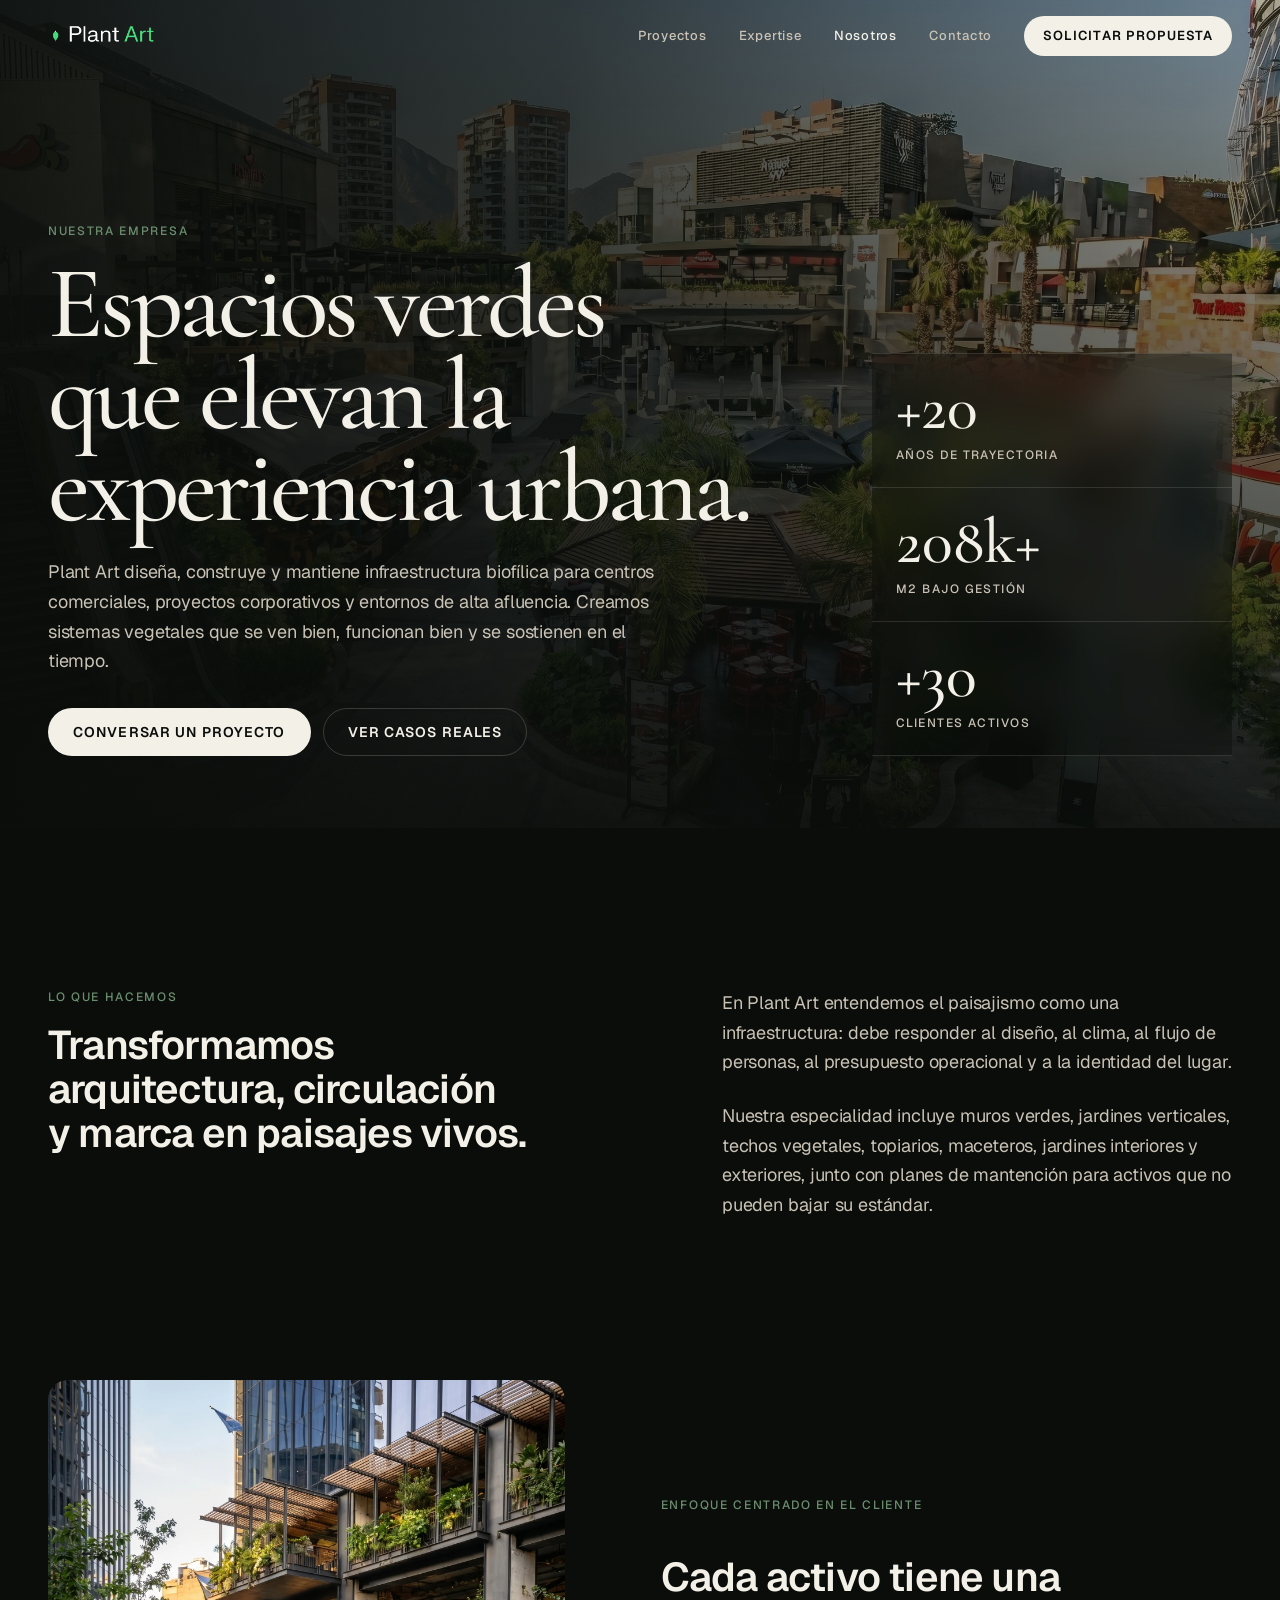
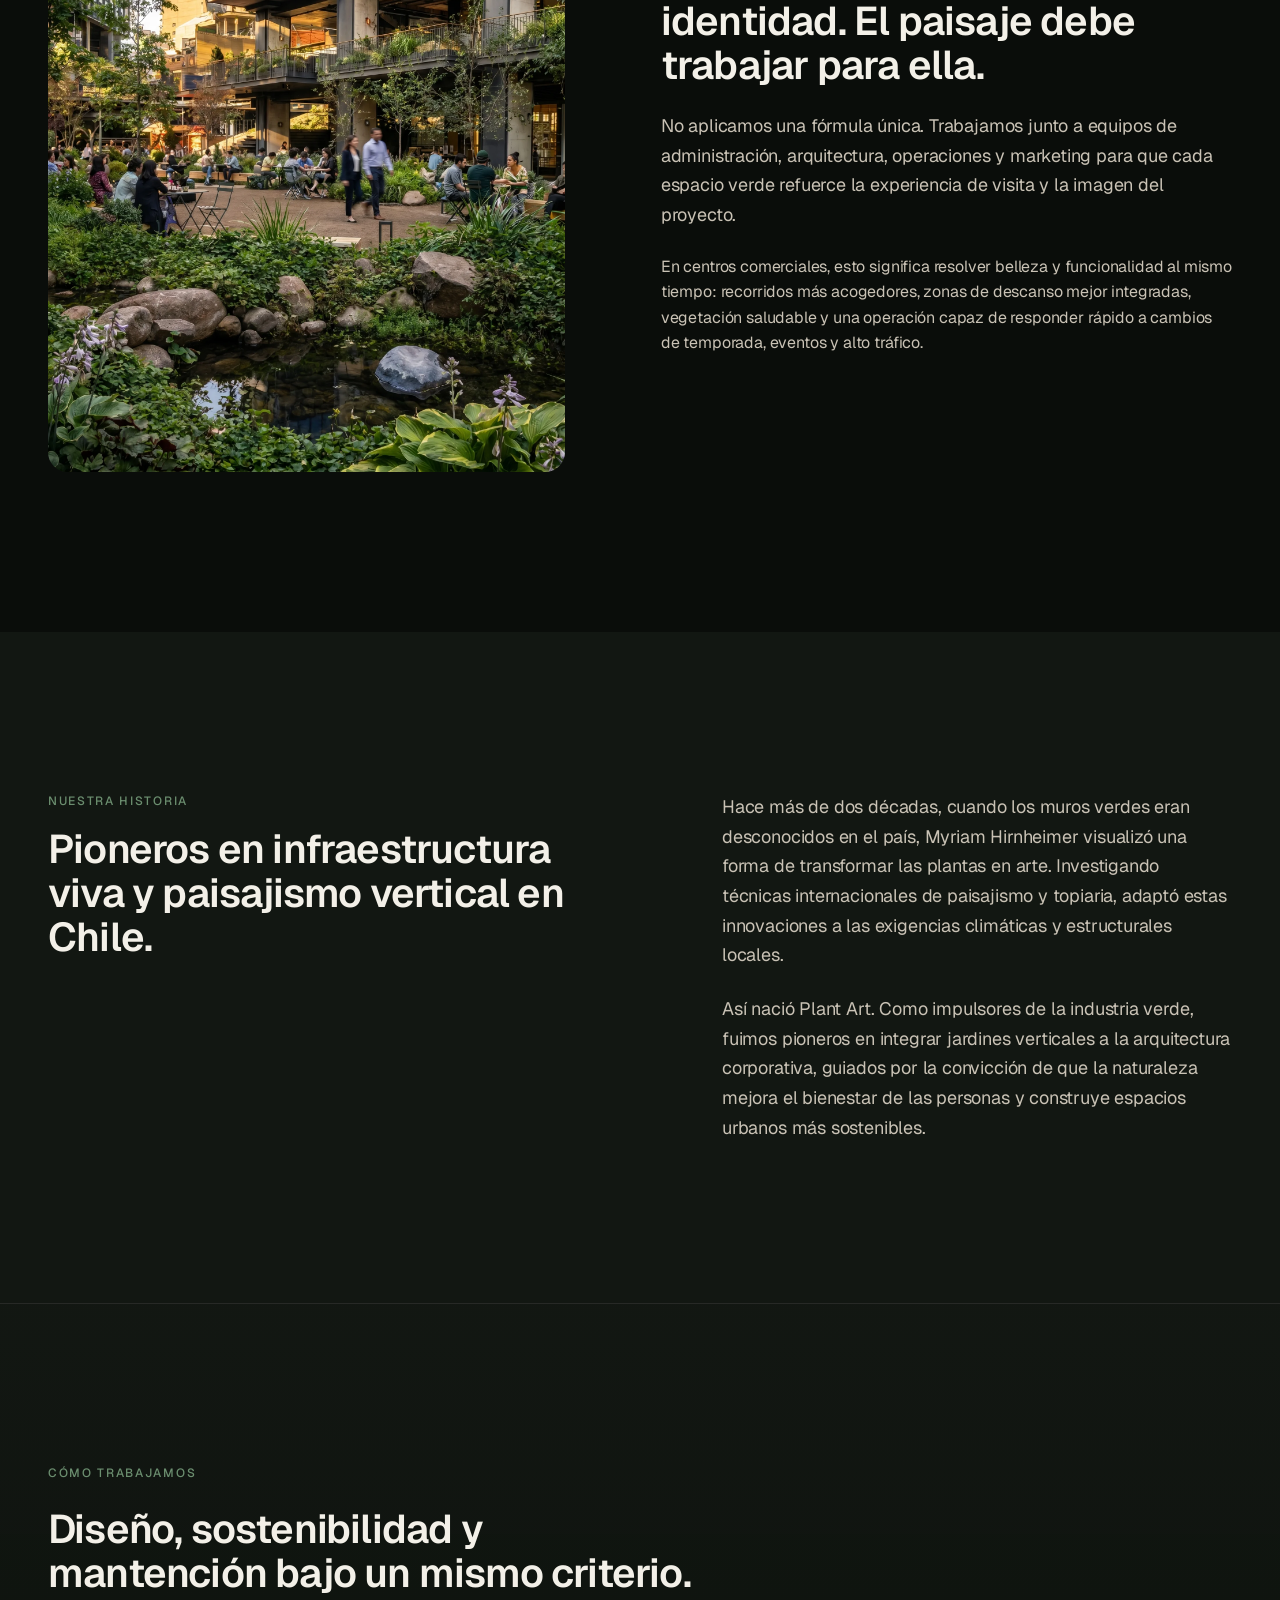
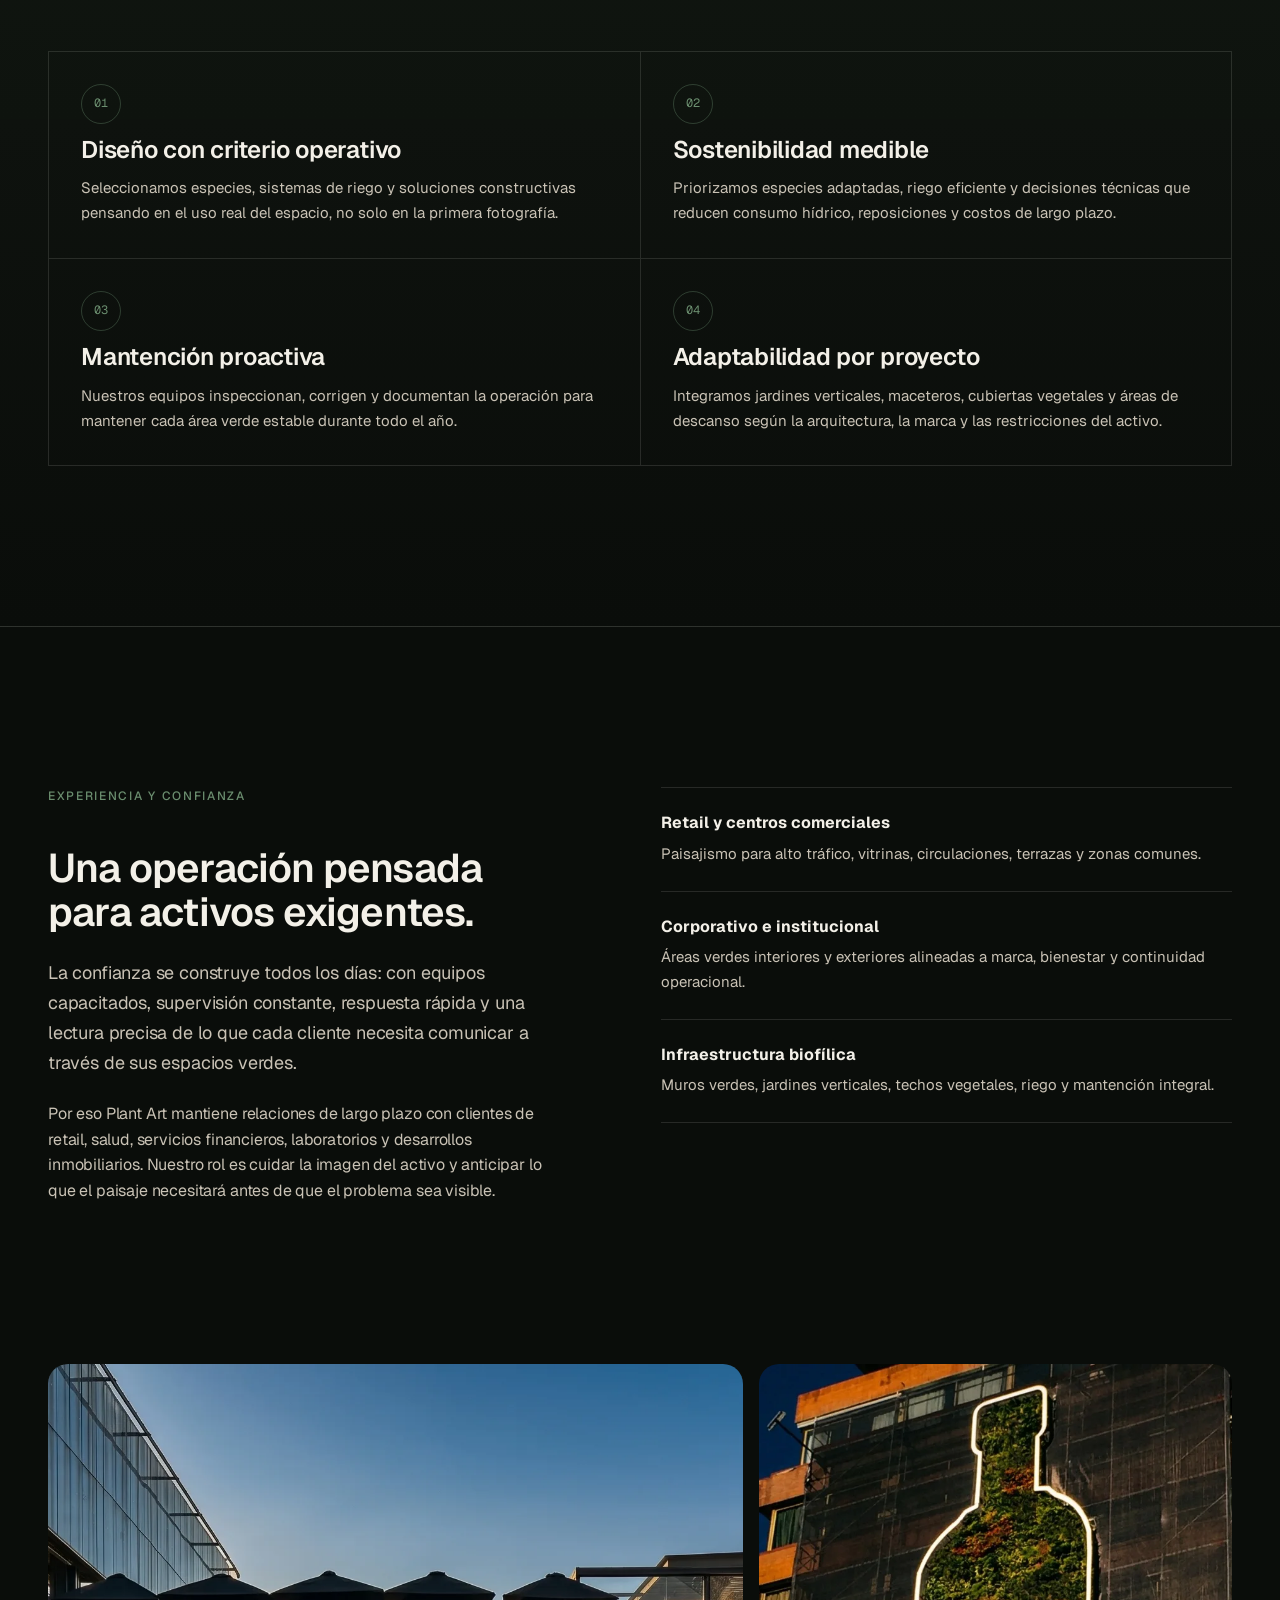
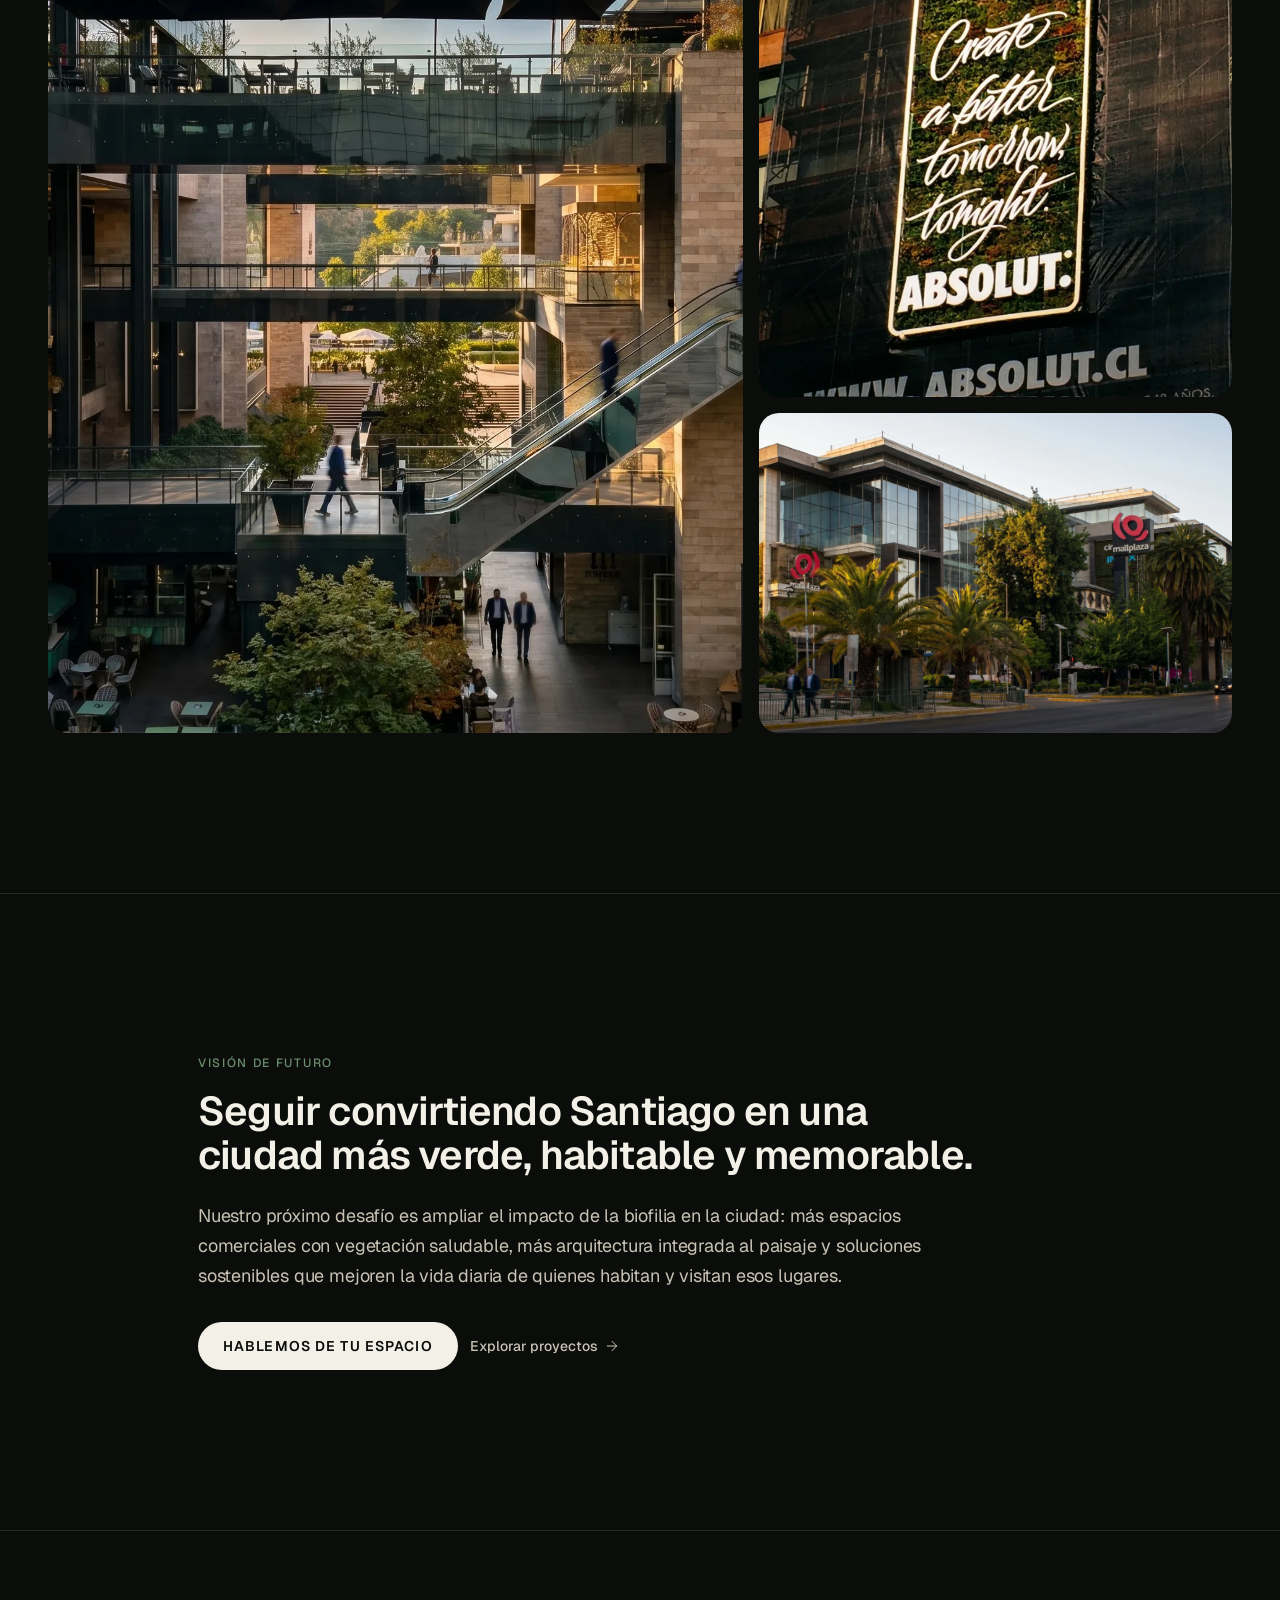
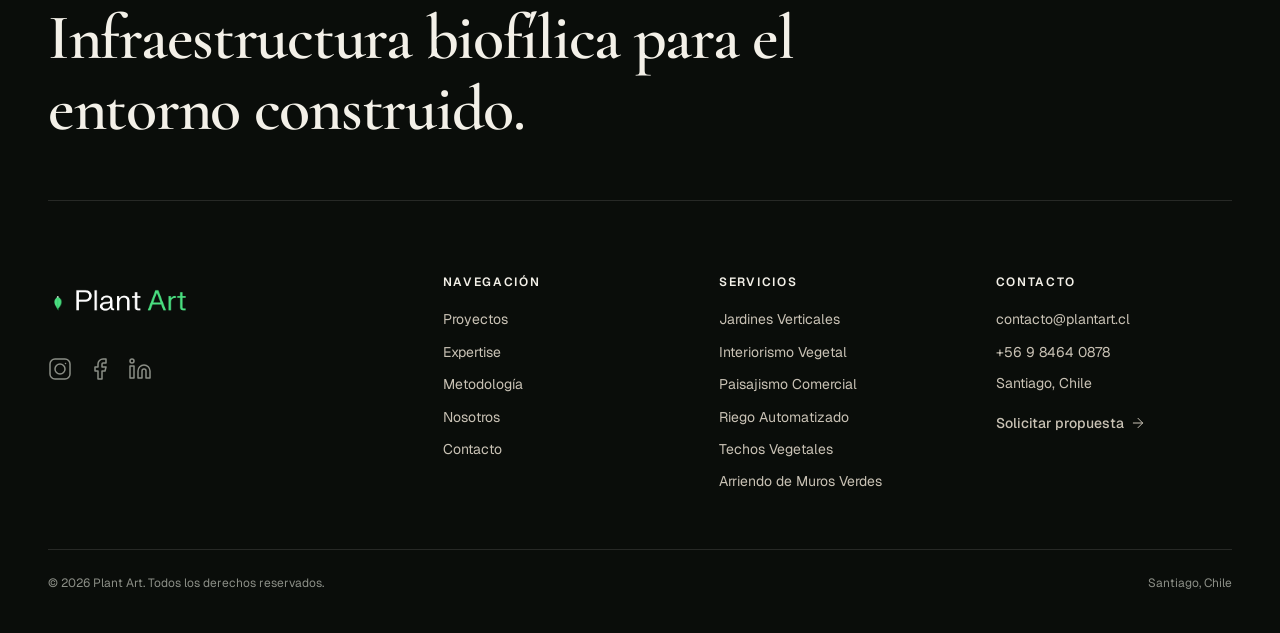
<file: nosotros.html>
<!DOCTYPE html>
<html lang="es">
<head>
  <meta charset="UTF-8">
  <meta name="viewport" content="width=device-width, initial-scale=1.0">
  <title>Nosotros | Plant Art — Paisajismo Corporativo y Biofilia en Santiago</title>
  <meta name="description" content="Conoce a Plant Art, firma chilena especializada en infraestructura biofílica, paisajismo comercial, muros verdes, jardines verticales y mantención de espacios verdes de alto estándar.">
  <meta name="keywords" content="Plant Art, paisajismo comercial Santiago, muros verdes, jardines verticales, mantenimiento áreas verdes, infraestructura biofílica Chile">
  <link rel="canonical" href="https://www.plantart.cl/nosotros">
  <link rel="icon" type="image/png" href="assets/images/Logo Plant Art/plantart-icon.png">
  <link rel="shortcut icon" href="assets/images/Logo Plant Art/plantart-icon.png">

  <meta property="og:title" content="Nosotros — Plant Art">
  <meta property="og:description" content="Infraestructura biofílica, paisajismo comercial y operación vegetal para activos de alta exigencia.">
  <meta property="og:type" content="website">
  <meta property="og:image" content="assets/images/PAK/parque-arauco-kennedy-paisajismo-corporativo-01.png">

  <script type="application/ld+json">
  {
    "@context": "https://schema.org",
    "@type": "Organization",
    "name": "Plant Art",
    "url": "https://www.plantart.cl",
    "logo": "https://www.plantart.cl/assets/images/Logo%20Plant%20Art/Plantart-logo-horizontal.png",
    "description": "Firma chilena especializada en infraestructura biofílica, paisajismo comercial, muros verdes, jardines verticales y mantención de espacios verdes.",
    "address": {
      "@type": "PostalAddress",
      "addressLocality": "Santiago",
      "addressCountry": "CL"
    },
    "email": "contacto@plantart.cl",
    "telephone": "+56984640878"
  }
  </script>

  <link rel="preconnect" href="https://fonts.googleapis.com">
  <link rel="preconnect" href="https://fonts.gstatic.com" crossorigin>
  <link href="https://fonts.googleapis.com/css2?family=Cormorant+Garamond:ital,wght@0,500;1,500&family=Geist:wght@400;500;600;700&family=Geist+Mono:wght@500&display=swap" rel="stylesheet">
  <link rel="stylesheet" href="styles.css">
  <link rel="stylesheet" href="nosotros.css">
</head>
<body class="about-page">
  <header class="pa-header" role="banner">
    <div class="pa-container">
      <a href="index.html" class="logo" aria-label="Plant Art — Inicio">
        <img src="assets/images/Logo Plant Art/Plantart-logo-navbar.png" alt="Plant Art">
      </a>

      <nav class="pa-header-nav" aria-label="Navegación principal">
        <a href="proyectos.html" class="nav-link">Proyectos</a>
        <a href="index.html#expertise" class="nav-link">Expertise</a>
        <a href="nosotros.html" class="nav-link" aria-current="page">Nosotros</a>
        <a href="index.html#contact" class="nav-link">Contacto</a>
        <a href="index.html#contact" class="pa-btn-primary compact">Solicitar propuesta</a>
      </nav>

      <button class="mobile-menu-btn" aria-label="Abrir menú" aria-expanded="false" aria-controls="mobile-drawer">
        <svg viewBox="0 0 24 24" width="24" height="24" stroke="currentColor" stroke-width="1.5" fill="none" stroke-linecap="round" aria-hidden="true">
          <line x1="4" y1="6" x2="20" y2="6" />
          <line x1="4" y1="12" x2="20" y2="12" />
          <line x1="4" y1="18" x2="20" y2="18" />
        </svg>
      </button>
    </div>
  </header>

  <div class="mobile-drawer-overlay"></div>
  <div id="mobile-drawer" class="mobile-drawer" role="dialog" aria-modal="true" aria-label="Menú de navegación móvil" aria-hidden="true" inert>
    <button class="close-drawer-btn" aria-label="Cerrar menú">
      <svg viewBox="0 0 24 24" width="24" height="24" stroke="currentColor" stroke-width="1.5" fill="none" stroke-linecap="round" aria-hidden="true">
        <line x1="18" y1="6" x2="6" y2="18" />
        <line x1="6" y1="6" x2="18" y2="18" />
      </svg>
    </button>
    <nav class="about-drawer-nav">
      <a href="proyectos.html" class="nav-link">Proyectos</a>
      <a href="index.html#expertise" class="nav-link">Expertise</a>
      <a href="nosotros.html" class="nav-link" aria-current="page">Nosotros</a>
      <a href="index.html#contact" class="nav-link">Contacto</a>
      <a href="index.html#contact" class="pa-btn-primary about-drawer-cta">Solicitar propuesta</a>
    </nav>
  </div>

  <main>
    <section class="about-hero" aria-labelledby="about-hero-title">
      <div class="about-hero-media" aria-hidden="true">
        <img src="assets/images/PAK/parque-arauco-kennedy-paisajismo-corporativo-01.webp" alt="">
      </div>
      <div class="about-hero-overlay"></div>
      <div class="pa-container about-hero-inner">
        <div class="about-hero-copy">
          <span class="pa-eyebrow">Nuestra empresa</span>
          <h1 id="about-hero-title">Espacios verdes que elevan la experiencia urbana.</h1>
          <p class="body-l">Plant Art diseña, construye y mantiene infraestructura biofílica para centros comerciales, proyectos corporativos y entornos de alta afluencia. Creamos sistemas vegetales que se ven bien, funcionan bien y se sostienen en el tiempo.</p>
          <div class="about-hero-actions">
            <a href="index.html#contact" class="pa-btn-primary">Conversar un proyecto</a>
            <a href="proyectos.html" class="pa-btn-secondary">Ver casos reales</a>
          </div>
        </div>
        <dl class="about-hero-stats" aria-label="Indicadores de Plant Art">
          <div>
            <dt>+20</dt>
            <dd>años de trayectoria</dd>
          </div>
          <div>
            <dt>208k+</dt>
            <dd>m2 bajo gestión</dd>
          </div>
          <div>
            <dt>+30</dt>
            <dd>clientes activos</dd>
          </div>
        </dl>
      </div>
    </section>

    <section class="about-intro pt-editorial pb-editorial" aria-labelledby="about-intro-title">
      <div class="pa-container about-intro-grid">
        <div>
          <span class="pa-eyebrow">Lo que hacemos</span>
          <h2 id="about-intro-title">Transformamos arquitectura, circulación y marca en paisajes vivos.</h2>
        </div>
        <div class="about-intro-body">
          <p class="body-l">En Plant Art entendemos el paisajismo como una infraestructura: debe responder al diseño, al clima, al flujo de personas, al presupuesto operacional y a la identidad del lugar.</p>
          <p class="body-l">Nuestra especialidad incluye muros verdes, jardines verticales, techos vegetales, topiarios, maceteros, jardines interiores y exteriores, junto con planes de mantención para activos que no pueden bajar su estándar.</p>
        </div>
      </div>
    </section>

    <section class="about-split pb-editorial" aria-labelledby="about-client-title">
      <div class="pa-container about-split-grid">
        <figure class="about-split-image">
          <img src="assets/images/mut/paisajismo-corporativo-mut-mercado-urbano-tobalaba-plantart-19.webp" alt="Jardín vertical e infraestructura vegetal integrada en un proyecto comercial operado por Plant Art" loading="lazy">
        </figure>
        <div class="about-split-copy">
          <span class="pa-eyebrow">Enfoque centrado en el cliente</span>
          <h2 id="about-client-title">Cada activo tiene una identidad. El paisaje debe trabajar para ella.</h2>
          <p class="body-l">No aplicamos una fórmula única. Trabajamos junto a equipos de administración, arquitectura, operaciones y marketing para que cada espacio verde refuerce la experiencia de visita y la imagen del proyecto.</p>
          <p class="body-m">En centros comerciales, esto significa resolver belleza y funcionalidad al mismo tiempo: recorridos más acogedores, zonas de descanso mejor integradas, vegetación saludable y una operación capaz de responder rápido a cambios de temporada, eventos y alto tráfico.</p>
        </div>
      </div>
    </section>

    <section class="about-history pt-editorial pb-editorial bg-deep" aria-labelledby="about-history-title">
      <div class="pa-container about-intro-grid">
        <div>
          <span class="pa-eyebrow">Nuestra historia</span>
          <h2 id="about-history-title">Pioneros en infraestructura viva y paisajismo vertical en Chile.</h2>
        </div>
        <div class="about-intro-body">
          <p class="body-l">Hace más de dos décadas, cuando los muros verdes eran desconocidos en el país, Myriam Hirnheimer visualizó una forma de transformar las plantas en arte. Investigando técnicas internacionales de paisajismo y topiaria, adaptó estas innovaciones a las exigencias climáticas y estructurales locales.</p>
          <p class="body-l">Así nació Plant Art. Como impulsores de la industria verde, fuimos pioneros en integrar jardines verticales a la arquitectura corporativa, guiados por la convicción de que la naturaleza mejora el bienestar de las personas y construye espacios urbanos más sostenibles.</p>
        </div>
      </div>
    </section>

    <section class="about-principles pt-editorial pb-editorial" aria-labelledby="about-principles-title">
      <div class="pa-container">
        <div class="about-section-head">
          <span class="pa-eyebrow">Cómo trabajamos</span>
          <h2 id="about-principles-title">Diseño, sostenibilidad y mantención bajo un mismo criterio.</h2>
        </div>
        <div class="about-principle-grid">
          <article class="about-principle">
            <span>01</span>
            <h3>Diseño con criterio operativo</h3>
            <p>Seleccionamos especies, sistemas de riego y soluciones constructivas pensando en el uso real del espacio, no solo en la primera fotografía.</p>
          </article>
          <article class="about-principle">
            <span>02</span>
            <h3>Sostenibilidad medible</h3>
            <p>Priorizamos especies adaptadas, riego eficiente y decisiones técnicas que reducen consumo hídrico, reposiciones y costos de largo plazo.</p>
          </article>
          <article class="about-principle">
            <span>03</span>
            <h3>Mantención proactiva</h3>
            <p>Nuestros equipos inspeccionan, corrigen y documentan la operación para mantener cada área verde estable durante todo el año.</p>
          </article>
          <article class="about-principle">
            <span>04</span>
            <h3>Adaptabilidad por proyecto</h3>
            <p>Integramos jardines verticales, maceteros, cubiertas vegetales y áreas de descanso según la arquitectura, la marca y las restricciones del activo.</p>
          </article>
        </div>
      </div>
    </section>

    <section class="about-operations pt-editorial pb-editorial" aria-labelledby="about-operations-title">
      <div class="pa-container about-operations-grid">
        <div class="about-operations-copy">
          <span class="pa-eyebrow">Experiencia y confianza</span>
          <h2 id="about-operations-title">Una operación pensada para activos exigentes.</h2>
          <p class="body-l">La confianza se construye todos los días: con equipos capacitados, supervisión constante, respuesta rápida y una lectura precisa de lo que cada cliente necesita comunicar a través de sus espacios verdes.</p>
          <p class="body-m">Por eso Plant Art mantiene relaciones de largo plazo con clientes de retail, salud, servicios financieros, laboratorios y desarrollos inmobiliarios. Nuestro rol es cuidar la imagen del activo y anticipar lo que el paisaje necesitará antes de que el problema sea visible.</p>
        </div>
        <div class="about-proof-panel">
          <div>
            <strong>Retail y centros comerciales</strong>
            <span>Paisajismo para alto tráfico, vitrinas, circulaciones, terrazas y zonas comunes.</span>
          </div>
          <div>
            <strong>Corporativo e institucional</strong>
            <span>Áreas verdes interiores y exteriores alineadas a marca, bienestar y continuidad operacional.</span>
          </div>
          <div>
            <strong>Infraestructura biofílica</strong>
            <span>Muros verdes, jardines verticales, techos vegetales, riego y mantención integral.</span>
          </div>
        </div>
      </div>
    </section>

    <section class="about-gallery pb-editorial" aria-label="Proyectos Plant Art">
      <div class="pa-container about-gallery-grid">
        <figure>
          <img src="assets/images/casa-costanera/casa-costanera-paisajismo-retail-01.webp" alt="Paisajismo comercial interior en Casa Costanera desarrollado por Plant Art" loading="lazy">
        </figure>
        <figure>
          <img src="assets/images/muros-y-techos-verdes/muros-techos-verdes-paisajismo-corporativo-01.webp" alt="Muro verde y sistema vegetal corporativo instalado por Plant Art" loading="lazy">
        </figure>
        <figure>
          <img src="assets/images/plaza-egana/mall-plaza-egana-paisajismo-leed-01.webp" alt="Jardines y paisajismo corporativo en Mallplaza Egaña gestionados por Plant Art" loading="lazy">
        </figure>
      </div>
    </section>

    <section class="about-future pt-editorial pb-editorial" aria-labelledby="about-future-title">
      <div class="pa-container about-future-inner">
        <span class="pa-eyebrow">Visión de futuro</span>
        <h2 id="about-future-title">Seguir convirtiendo Santiago en una ciudad más verde, habitable y memorable.</h2>
        <p class="body-l">Nuestro próximo desafío es ampliar el impacto de la biofilia en la ciudad: más espacios comerciales con vegetación saludable, más arquitectura integrada al paisaje y soluciones sostenibles que mejoren la vida diaria de quienes habitan y visitan esos lugares.</p>
        <div class="about-future-actions">
          <a href="index.html#contact" class="pa-btn-primary">Hablemos de tu espacio</a>
          <a href="proyectos.html" class="pa-btn-text">Explorar proyectos
            <svg viewBox="0 0 24 24" width="16" height="16" stroke="currentColor" stroke-width="1.5" fill="none" stroke-linecap="round" aria-hidden="true">
              <line x1="5" y1="12" x2="19" y2="12" />
              <polyline points="12 5 19 12 12 19" />
            </svg>
          </a>
        </div>
      </div>
    </section>
  </main>

  <footer class="pa-footer" role="contentinfo">
    <div class="pa-container">
      <div class="footer-super-tagline">
        <h2>Infraestructura biofílica para el entorno construido.</h2>
      </div>

      <div class="footer-grid">
        <div>
          <div class="footer-logo">
            <img src="assets/images/Logo Plant Art/Plantart-logo-navbar.png" alt="Plant Art">
          </div>
          <div class="footer-social">
            <a href="https://www.instagram.com/plantart_cl?igsh=OWwyYXlhYWV1ZjJ4" target="_blank" rel="noopener" aria-label="Instagram de Plant Art">
              <svg viewBox="0 0 24 24" width="24" height="24" stroke="currentColor" stroke-width="1.5" fill="none" stroke-linecap="round" stroke-linejoin="round">
                <rect x="2" y="2" width="20" height="20" rx="5" />
                <circle cx="12" cy="12" r="5" />
                <line x1="17.5" y1="6.5" x2="17.51" y2="6.5" />
              </svg>
            </a>
            <a href="https://www.facebook.com/plantartchile/?locale=es_LA" target="_blank" rel="noopener" aria-label="Facebook de Plant Art">
              <svg viewBox="0 0 24 24" width="24" height="24" stroke="currentColor" stroke-width="1.5" fill="none" stroke-linecap="round" stroke-linejoin="round">
                <path d="M18 2h-3a5 5 0 0 0-5 5v3H7v4h3v8h4v-8h3l1-4h-4V7a1 1 0 0 1 1-1h3z" />
              </svg>
            </a>
            <a href="https://www.linkedin.com/company/plant-art/" target="_blank" rel="noopener" aria-label="LinkedIn de Plant Art">
              <svg viewBox="0 0 24 24" width="24" height="24" stroke="currentColor" stroke-width="1.5" fill="none" stroke-linecap="round" stroke-linejoin="round">
                <path d="M16 8a6 6 0 016 6v7h-4v-7a2 2 0 00-2-2 2 2 0 00-2 2v7h-4v-7a6 6 0 016-6z" />
                <rect x="2" y="9" width="4" height="12" />
                <circle cx="4" cy="4" r="2" />
              </svg>
            </a>
          </div>
        </div>

        <div>
          <h4 class="footer-col-title">Navegación</h4>
          <div class="footer-links">
            <a href="proyectos.html">Proyectos</a>
            <a href="index.html#expertise">Expertise</a>
            <a href="index.html#approach">Metodología</a>
            <a href="nosotros.html">Nosotros</a>
            <a href="index.html#contact">Contacto</a>
          </div>
        </div>

        <div>
          <h4 class="footer-col-title">Servicios</h4>
          <div class="footer-links">
            <a href="muros-verdes.html">Jardines Verticales</a>
            <a href="index.html#interiorismo-vegetal">Interiorismo Vegetal</a>
            <a href="index.html#paisajismo-comercial">Paisajismo Comercial</a>
            <a href="index.html#riego-automatizado">Riego Automatizado</a>
            <a href="index.html#techos-vegetales">Techos Vegetales</a>
            <a href="index.html#arriendo-muros-verdes">Arriendo de Muros Verdes</a>
          </div>
        </div>

        <div>
          <h4 class="footer-col-title">Contacto</h4>
          <div class="footer-links">
            <a href="mailto:contacto@plantart.cl">contacto@plantart.cl</a>
            <a href="tel:+56984640878">+56 9 8464 0878</a>
            <span class="footer-address">Santiago, Chile</span>
            <a href="index.html#contact" class="pa-btn-text footer-proposal-link">Solicitar propuesta
              <svg viewBox="0 0 24 24" width="16" height="16" stroke="currentColor" stroke-width="1.5" fill="none" stroke-linecap="round" aria-hidden="true">
                <line x1="5" y1="12" x2="19" y2="12" />
                <polyline points="12 5 19 12 12 19" />
              </svg>
            </a>
          </div>
        </div>
      </div>

      <div class="footer-bottom">
        <span>© 2026 Plant Art. Todos los derechos reservados.</span>
        <span>Santiago, Chile</span>
      </div>
    </div>
  </footer>

  <script src="main.js" defer></script>

    <!-- ── MOBILE BOTTOM NAV ── -->
    <nav id="mobile-bottom-nav" aria-label="Navegación principal mobile" role="navigation">
      <a href="index.html" class="mbn-item" data-section="hero">
        <svg viewBox="0 0 24 24" width="22" height="22" stroke="currentColor" stroke-width="1.5" fill="none" stroke-linecap="round" stroke-linejoin="round">
          <path d="M3 9l9-7 9 7v11a2 2 0 01-2 2H5a2 2 0 01-2-2z"/>
          <polyline points="9 22 9 12 15 12 15 22"/>
        </svg>
        <span>Inicio</span>
      </a>
      <a href="proyectos.html" class="mbn-item" data-section="projects">
        <svg viewBox="0 0 24 24" width="22" height="22" stroke="currentColor" stroke-width="1.5" fill="none" stroke-linecap="round" stroke-linejoin="round">
          <rect x="3" y="3" width="7" height="7"/><rect x="14" y="3" width="7" height="7"/>
          <rect x="3" y="14" width="7" height="7"/><rect x="14" y="14" width="7" height="7"/>
        </svg>
        <span>Proyectos</span>
      </a>
      <a href="nosotros.html" class="mbn-item is-active" data-section="nosotros">
        <svg viewBox="0 0 24 24" width="22" height="22" stroke="currentColor" stroke-width="1.5" fill="none" stroke-linecap="round" stroke-linejoin="round">
          <path d="M17 21v-2a4 4 0 00-4-4H5a4 4 0 00-4 4v2"/>
          <circle cx="9" cy="7" r="4"/>
          <path d="M23 21v-2a4 4 0 00-3-3.87"/>
          <path d="M16 3.13a4 4 0 010 7.75"/>
        </svg>
        <span>Nosotros</span>
      </a>
      <a href="index.html#contact" class="mbn-item" data-section="contact">
        <svg viewBox="0 0 24 24" width="22" height="22" stroke="currentColor" stroke-width="1.5" fill="none" stroke-linecap="round" stroke-linejoin="round">
          <path d="M4 4h16c1.1 0 2 .9 2 2v12c0 1.1-.9 2-2 2H4c-1.1 0-2-.9-2-2V6c0-1.1.9-2 2-2z"/>
          <polyline points="22,6 12,13 2,6"/>
        </svg>
        <span>Contacto</span>
      </a>
    </nav>

    <!-- Mobile Bottom Nav JS -->
    <script>
    (function () {
      if (window.innerWidth >= 768) return;
      var navItems = document.querySelectorAll('.mbn-item[data-section]');
      if (!navItems.length) return;

      // Smooth scroll para anclas internas (solo en index)
      navItems.forEach(function (item) {
        item.addEventListener('click', function (e) {
          var href = item.getAttribute('href');
          if (href && href.startsWith('#')) {
            e.preventDefault();
            var target = document.querySelector(href);
            if (target) target.scrollIntoView({ behavior: 'smooth', block: 'start' });
          }
          setActive(item);
        });
      });

      // Detectar página activa por pathname
      var path = window.location.pathname;
      if (path.includes('nosotros')) {
        markActive('nosotros');
      } else if (path.includes('proyectos')) {
        markActive('projects');
      } else if (path.includes('muros-verdes')) {
        markActive('hero');
      }

      function markActive(section) {
        navItems.forEach(function (item) {
          item.classList.toggle('is-active', item.getAttribute('data-section') === section);
        });
      }

      function setActive(activeItem) {
        navItems.forEach(function (item) {
          item.classList.toggle('is-active', item === activeItem);
        });
      }
    })();
    </script>

</body>
</html>
</file>
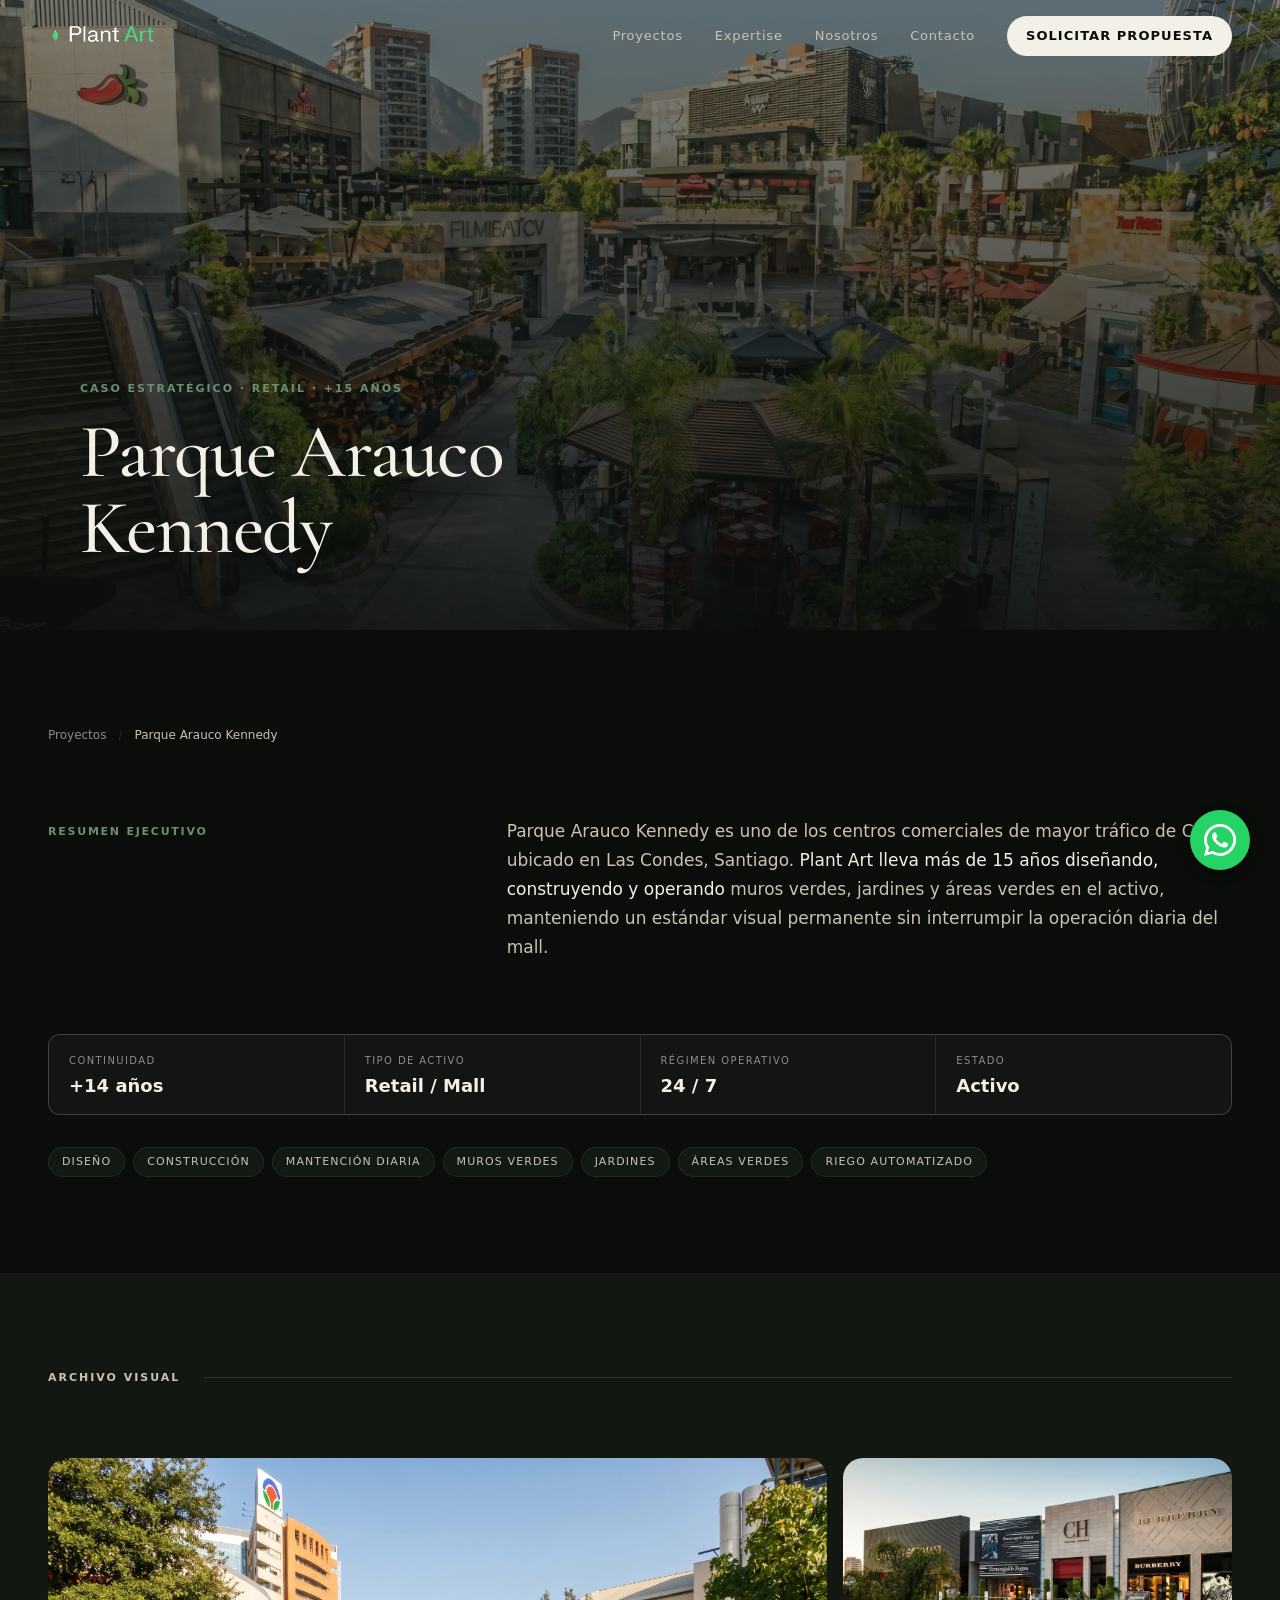
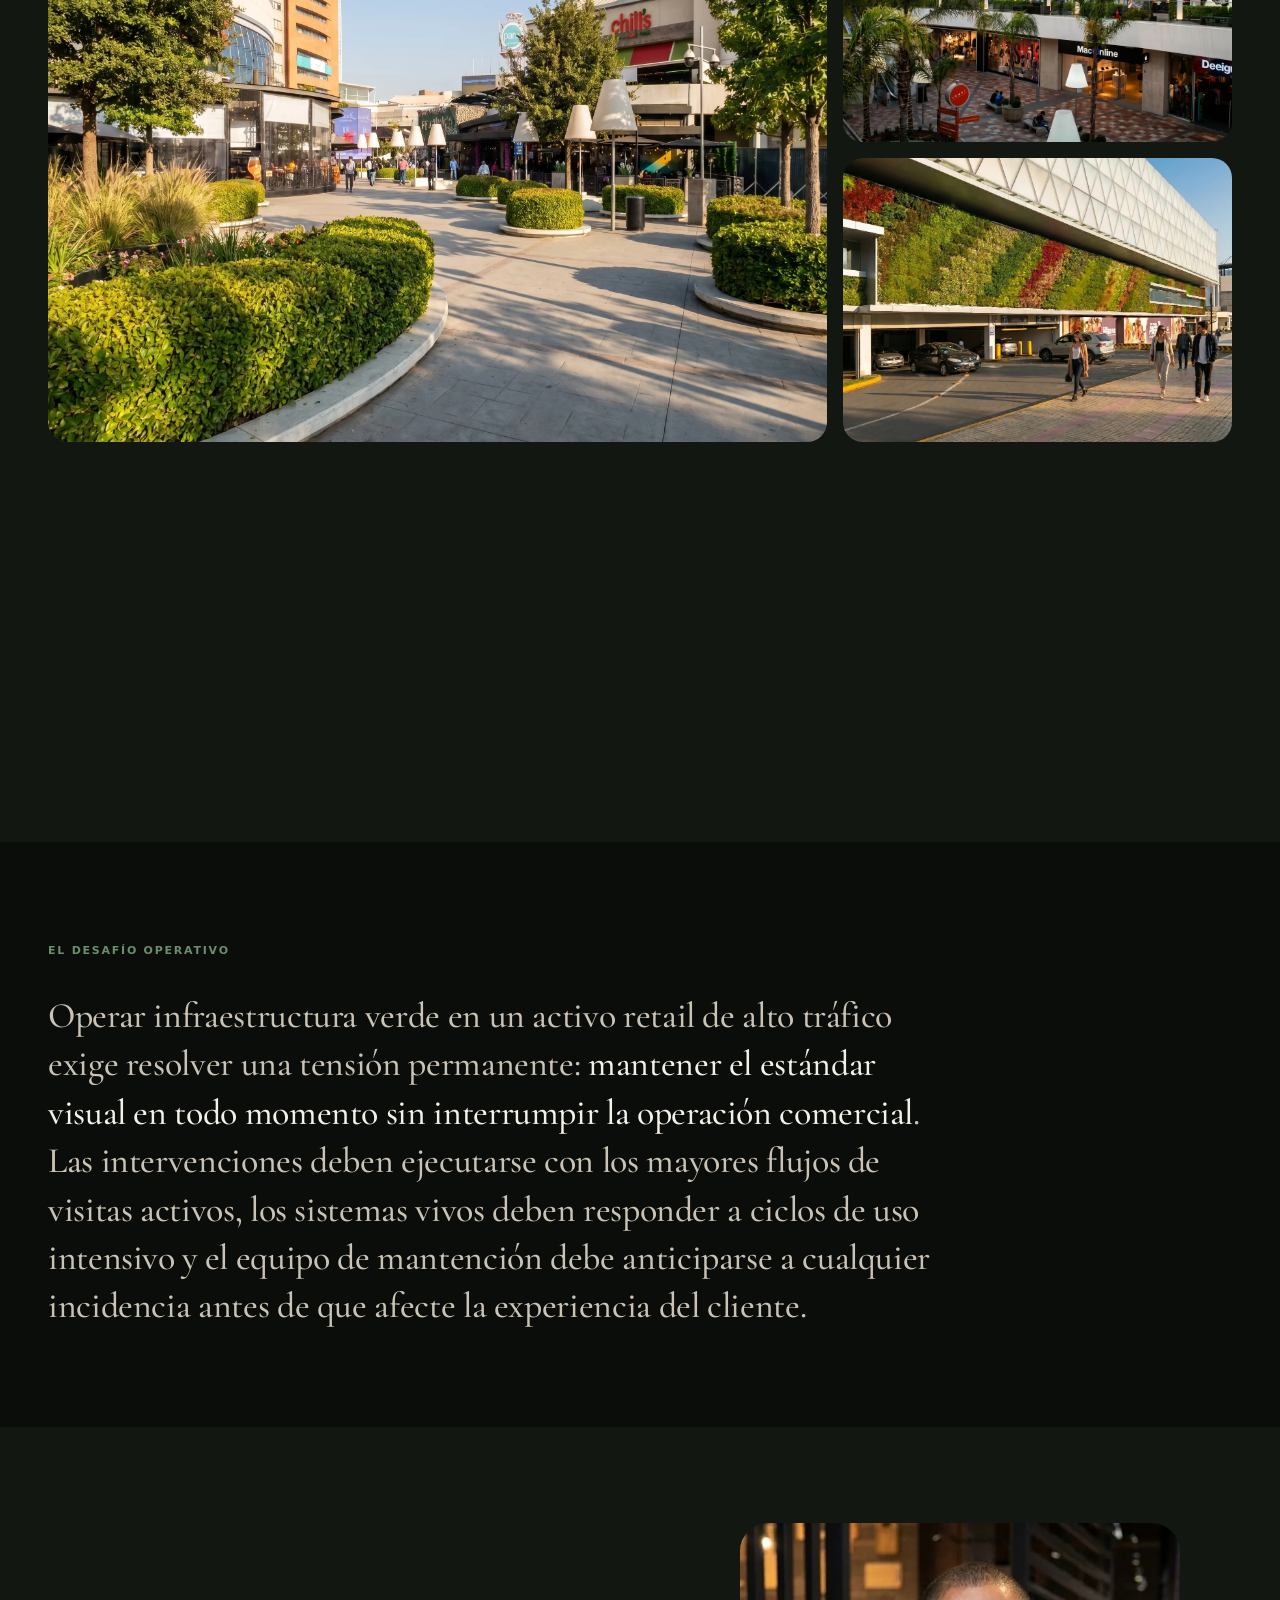
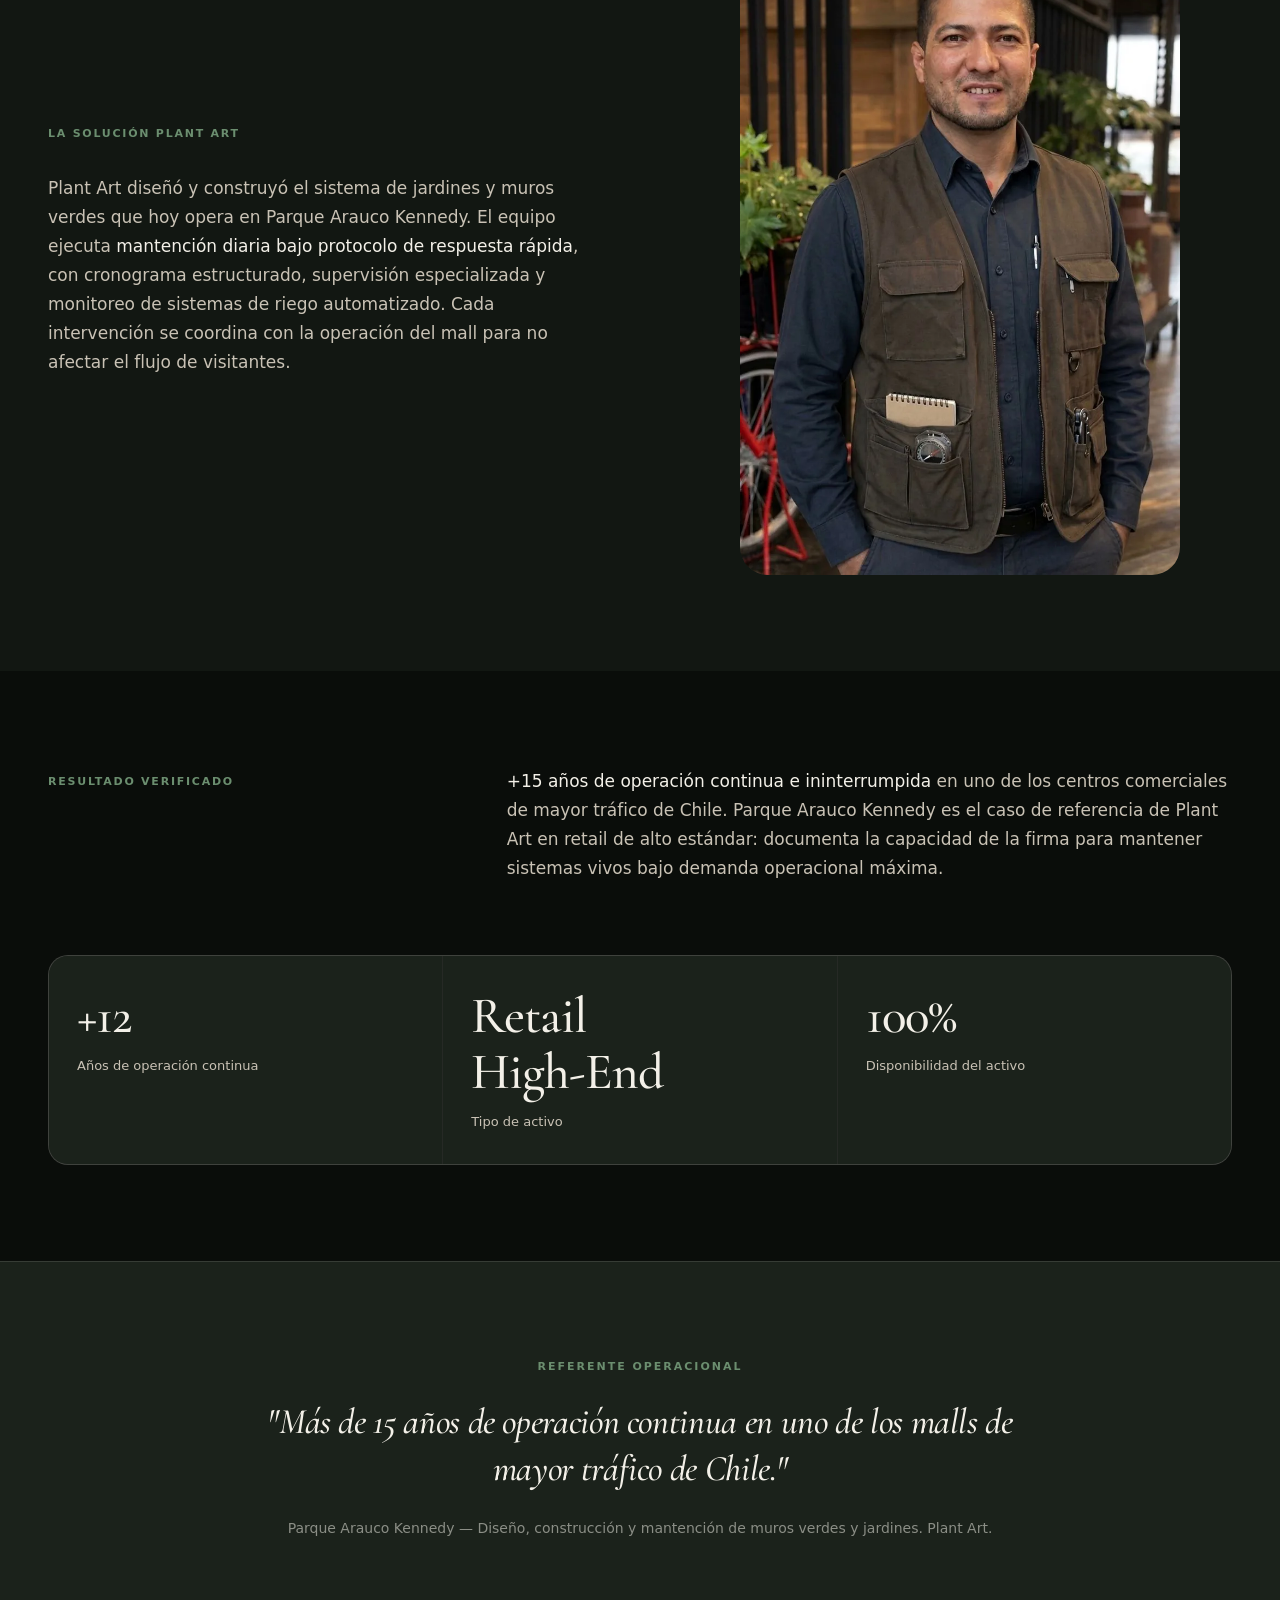
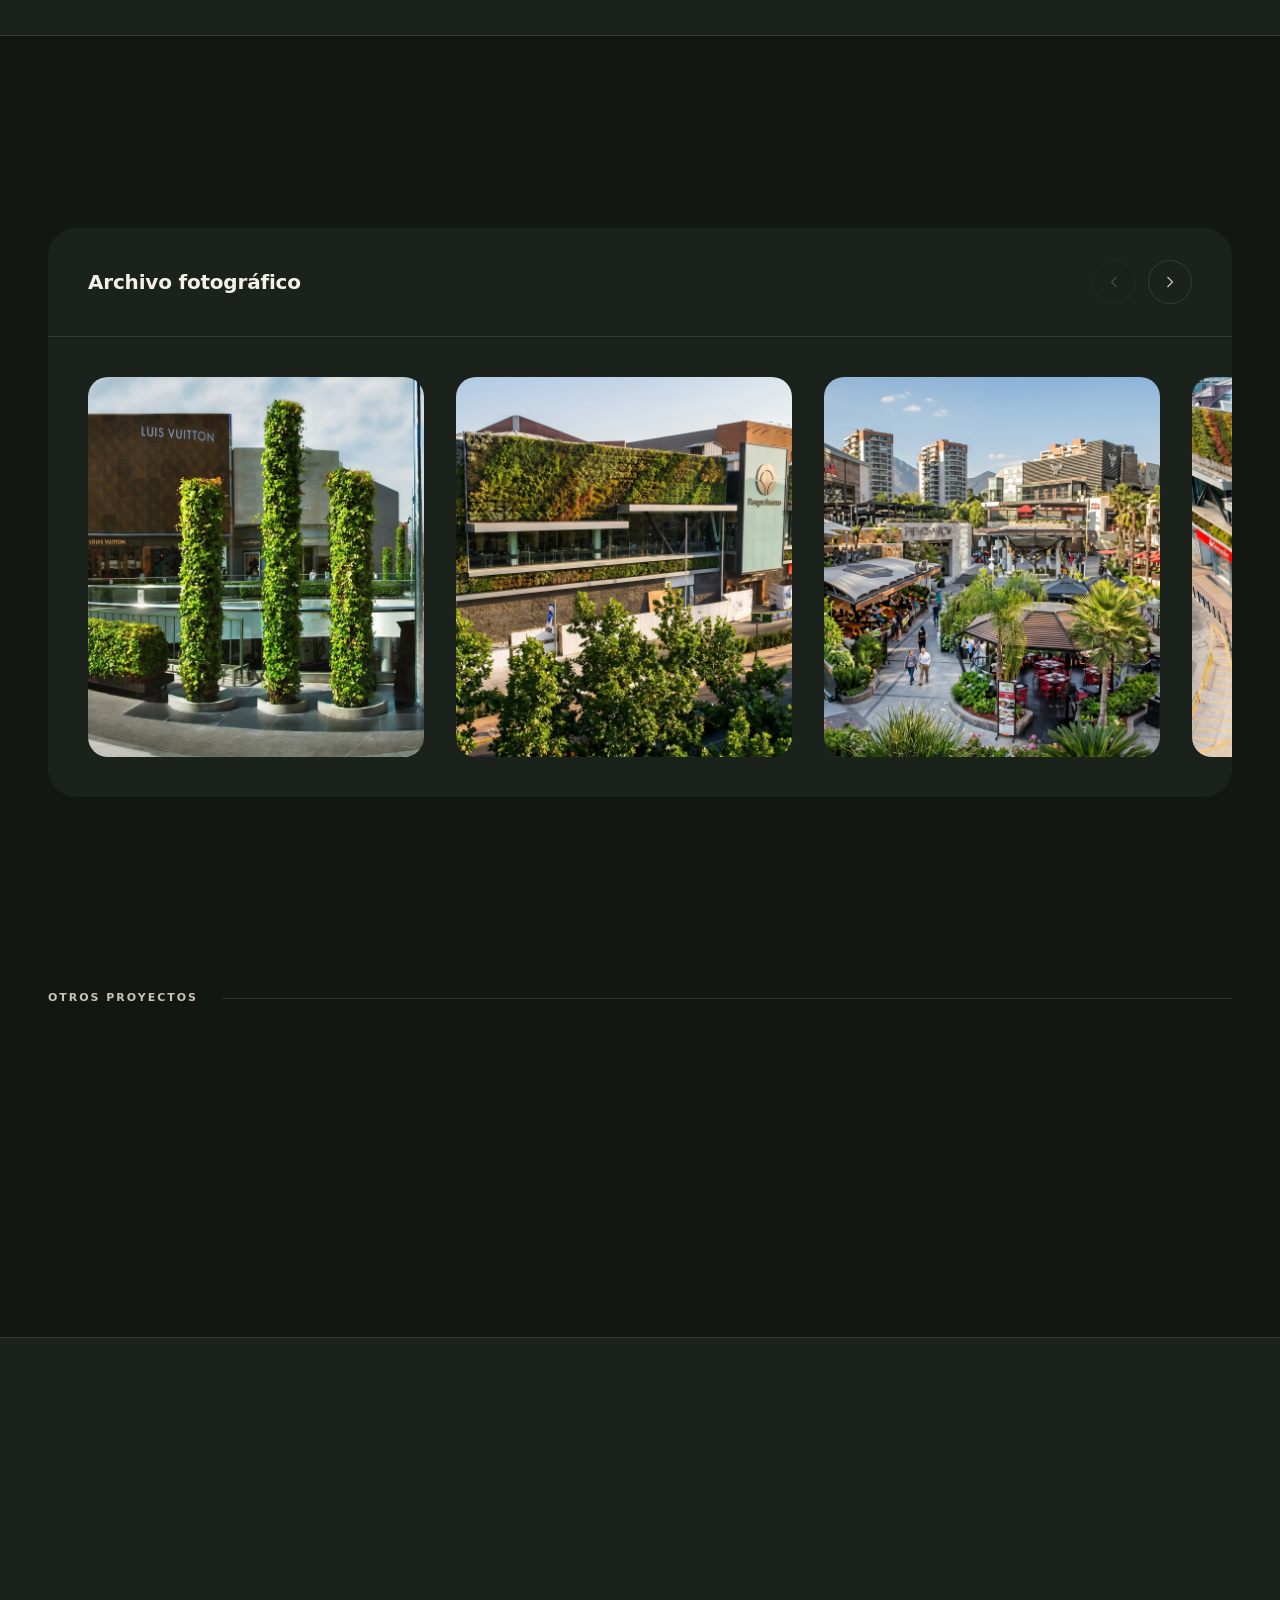
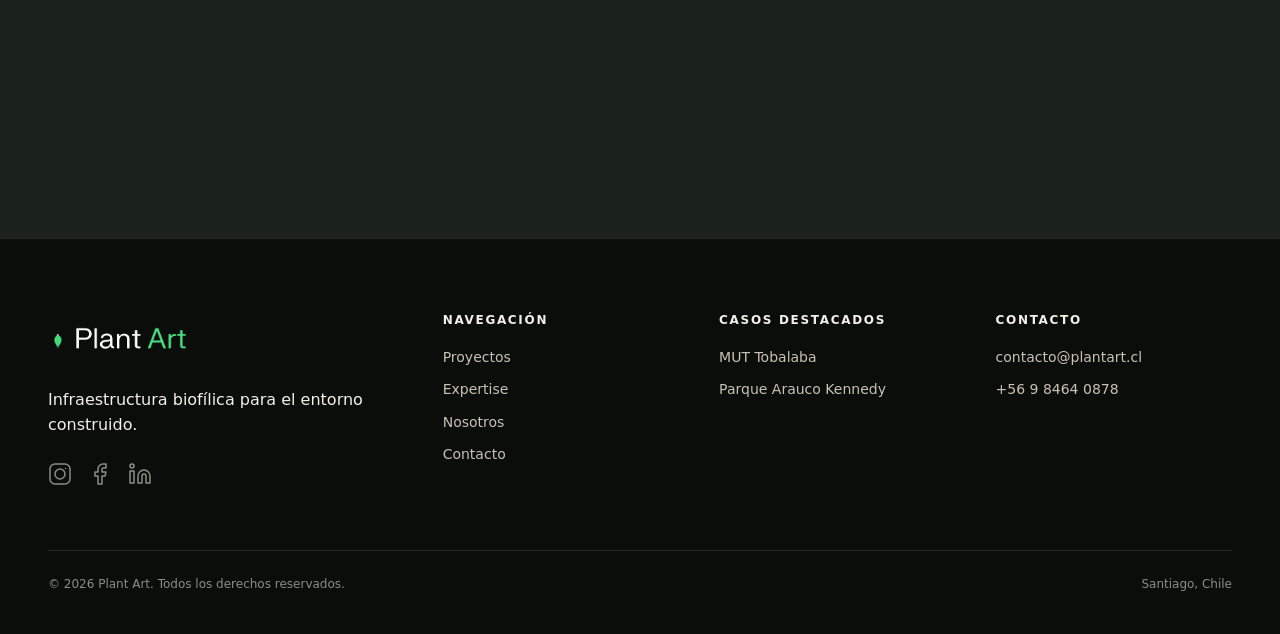
<file: proyectos-arauco.html>
<!DOCTYPE html>
<html lang="es">

<head>
  <meta charset="UTF-8">
  <meta name="viewport" content="width=device-width, initial-scale=1.0">
  <title>Parque Arauco Kennedy | Plant Art — Paisajismo Corporativo Chile</title>
  <meta name="description"
    content="Plant Art lleva +15 años diseñando, construyendo y operando muros verdes y jardines en Parque Arauco Kennedy, retail de alto tráfico en Las Condes, Santiago.">
  <link rel="canonical" href="https://www.plantart.cl/proyectos-arauco">
  <link rel="icon" type="image/png" href="assets/images/Logo Plant Art/plantart-icon.png">
  <link rel="shortcut icon" href="assets/images/Logo Plant Art/plantart-icon.png">

  <meta property="og:title" content="Parque Arauco Kennedy | Plant Art">
  <meta property="og:description"
    content="+15 años de operación continua en uno de los malls de mayor tráfico de Chile. Diseño, construcción y mantención de infraestructura verde.">
  <meta property="og:type" content="website">
  <meta property="og:image" content="assets/images/PAK/parque-arauco-kennedy-paisajismo-corporativo-01.png">

  <script type="application/ld+json">
  {
    "@context": "https://schema.org",
    "@type": "Article",
    "headline": "Parque Arauco Kennedy — Plant Art",
    "description": "+15 años de operación continua de muros verdes y jardines en Parque Arauco Kennedy, activo retail de alto tráfico en Santiago de Chile.",
    "author": { "@type": "Organization", "name": "Plant Art" },
    "publisher": { "@type": "Organization", "name": "Plant Art", "url": "https://www.plantart.cl" }
  }
  </script>

  <link rel="preconnect" href="https://fonts.googleapis.com">
  <link rel="preconnect" href="https://fonts.gstatic.com" crossorigin>
  <link
    href="https://fonts.googleapis.com/css2?family=Cormorant+Garamond:ital,wght@0,500;1,500&family=Inter:wght@400;500;600&family=Manrope:wght@600;700&display=swap"
    rel="stylesheet">
  <link rel="icon" type="image/png" href="favicon.png">
  <link rel="apple-touch-icon" href="favicon.png">
  <link rel="stylesheet" href="styles.css">
  <link rel="stylesheet" href="styles-proyectos.css">
</head>

<body>

  <!-- HEADER -->
  <header class="pa-header" role="banner">
    <div class="pa-container">
      <a href="index.html" class="logo" aria-label="Plant Art — Inicio">
        <img src="assets/images/Logo Plant Art/Plantart-logo-navbar.png" alt="Plant Art">
      </a>
      <nav class="pa-header-nav" role="navigation" aria-label="Navegación principal">
        <a href="proyectos.html" class="nav-link">Proyectos</a>
        <a href="index.html#expertise" class="nav-link">Expertise</a>
        <a href="nosotros.html" class="nav-link">Nosotros</a>
        <a href="index.html#contact" class="nav-link">Contacto</a>
        <a href="index.html#contact" class="pa-btn-primary compact">Solicitar propuesta</a>
      </nav>
      <button class="mobile-menu-btn" aria-label="Abrir menú" aria-expanded="false" aria-controls="mobile-drawer">
        <svg viewBox="0 0 24 24" width="24" height="24" stroke="currentColor" stroke-width="1.5" fill="none"
          stroke-linecap="round" aria-hidden="true">
          <line x1="3" y1="6" x2="21" y2="6" />
          <line x1="3" y1="12" x2="21" y2="12" />
          <line x1="3" y1="18" x2="21" y2="18" />
        </svg>
      </button>
    </div>
  </header>

  <div class="mobile-drawer-overlay"></div>
  <div id="mobile-drawer" class="mobile-drawer" role="dialog" aria-modal="true" aria-label="Menú de navegación" aria-hidden="true" inert>
    <button class="close-drawer-btn" aria-label="Cerrar menú">
      <svg viewBox="0 0 24 24" width="24" height="24" stroke="currentColor" stroke-width="1.5" fill="none"
        stroke-linecap="round" aria-hidden="true">
        <line x1="18" y1="6" x2="6" y2="18" />
        <line x1="6" y1="6" x2="18" y2="18" />
      </svg>
    </button>
    <nav class="mobile-drawer-nav">
      <a href="proyectos.html" class="nav-link">Proyectos</a>
      <a href="index.html#expertise" class="nav-link">Expertise</a>
      <a href="nosotros.html" class="nav-link">Nosotros</a>
      <a href="index.html#contact" class="nav-link">Contacto</a>
      <a href="index.html#contact" class="pa-btn-primary mobile-drawer-cta">Solicitar propuesta</a>
    </nav>
  </div>

  <main>

    <!-- ═══ HERO DEL PROYECTO ═══ -->
    <section class="project-detail-hero" aria-label="Cabecera del proyecto Parque Arauco Kennedy">
      <div class="project-detail-hero-bg">
        <img src="assets/images/PAK/parque-arauco-kennedy-paisajismo-corporativo-01.webp"
          alt="Muros verdes y jardines en Parque Arauco Kennedy — operación continua Plant Art"
          onerror="this.style.display='none'">
      </div>
      <div class="project-detail-hero-overlay"></div>
      <div class="project-detail-hero-content">
        <div class="pa-container hero-content-inner">
          <span class="page-hero-eyebrow">Caso estratégico &middot; Retail &middot; +15 años</span>
          <h1 class="project-detail-title">Parque Arauco<br>Kennedy</h1>
        </div>
      </div>
    </section>

    <!-- ═══ RESUMEN EJECUTIVO + DATA GRID ═══ -->
    <section class="proj-section proj-section--light" aria-labelledby="arauco-summary">
      <div class="pa-container">

        <!-- Breadcrumb -->
        <nav class="proj-breadcrumb" aria-label="Ruta de navegación">
          <ol class="proj-breadcrumb-list">
            <li><a href="proyectos.html" class="proj-breadcrumb-link">Proyectos</a></li>
            <li class="proj-breadcrumb-sep">/</li>
            <li class="proj-breadcrumb-current">Parque Arauco Kennedy</li>
          </ol>
        </nav>

        <div class="narrative-section pa-reveal">
          <div>
            <span class="narrative-label" id="arauco-summary">Resumen ejecutivo</span>
          </div>
          <div>
            <p class="narrative-body">
              Parque Arauco Kennedy es uno de los centros comerciales de mayor tráfico de Chile, ubicado en Las Condes, Santiago.
              <strong>Plant Art lleva más de 15 años diseñando, construyendo y operando</strong>
              muros verdes, jardines y áreas verdes en el activo, manteniendo un estándar visual permanente
              sin interrumpir la operación diaria del mall.
            </p>
          </div>
        </div>

        <!-- Data Grid -->
        <div class="data-grid data-grid--4col pa-reveal" data-delay="100" aria-label="Ficha técnica Parque Arauco">
          <div class="data-cell">
            <span class="data-cell-label">Continuidad</span>
            <span class="data-cell-value" data-count="15">+0 años</span>
          </div>
          <div class="data-cell">
            <span class="data-cell-label">Tipo de activo</span>
            <span class="data-cell-value">Retail / Mall</span>
          </div>
          <div class="data-cell">
            <span class="data-cell-label">Régimen operativo</span>
            <span class="data-cell-value">24 / 7</span>
          </div>
          <div class="data-cell">
            <span class="data-cell-label">Estado</span>
            <span class="data-cell-value">Activo</span>
          </div>
        </div>

        <!-- Chips -->
        <div class="chips-list pa-reveal" data-delay="180" aria-label="Servicios aplicados en Arauco">
          <span class="chip">Diseño</span>
          <span class="chip">Construcción</span>
          <span class="chip">Mantención diaria</span>
          <span class="chip">Muros verdes</span>
          <span class="chip">Jardines</span>
          <span class="chip">Áreas verdes</span>
          <span class="chip">Riego automatizado</span>
        </div>

      </div>
    </section>

    <!-- ═══ GALERÍA EDITORIAL UNIFICADA ═══ -->
    <section class="proj-section proj-section--deep" aria-label="Galería de imágenes — Parque Arauco">
      <div class="pa-container">
        <div class="section-label">
          <span class="section-label-text">Archivo visual</span>
        </div>

        <!-- Grid editorial asimétrico 3-col -->
        <div class="editorial-grid pa-reveal">
          <div class="editorial-grid__hero">
            <img src="assets/images/PAK/parque-arauco-kennedy-paisajismo-corporativo-07.webp"
              alt="Muros verdes de gran escala en Parque Arauco Kennedy — Plant Art" loading="lazy">
          </div>
          <div class="editorial-grid__col-right">
            <div class="editorial-grid__secondary">
              <img src="assets/images/PAK/parque-arauco-kennedy-paisajismo-corporativo-02.webp"
                alt="Detalle de interiorismo vegetal en retail — Parque Arauco" loading="lazy">
            </div>
            <div class="editorial-grid__secondary">
              <img src="assets/images/PAK/parque-arauco-kennedy-paisajismo-corporativo-03.webp"
                alt="Bulevares verdes y paisajismo exterior en Parque Arauco" loading="lazy">
            </div>
          </div>
        </div>

        <!-- Segunda fila: 3 imágenes horizontales -->
        <div class="editorial-row pa-reveal" data-delay="100">
          <div class="editorial-row__item">
            <img src="assets/images/PAK/parque-arauco-kennedy-paisajismo-corporativo-04.webp"
              alt="Mantenimiento de áreas verdes exteriores — Parque Arauco Kennedy" loading="lazy">
          </div>
          <div class="editorial-row__item">
            <img src="assets/images/PAK/parque-arauco-kennedy-paisajismo-corporativo-05.webp"
              alt="Integración de naturaleza en entornos retail de alto estándar" loading="lazy">
          </div>
          <div class="editorial-row__item">
            <img src="assets/images/PAK/parque-arauco-kennedy-paisajismo-corporativo-06.webp"
              alt="Operación continua de sistemas vegetales Plant Art" loading="lazy">
          </div>
        </div>
      </div>
    </section>

    <!-- ═══ NARRATIVA: DESAFÍO ═══ -->
    <section class="proj-section proj-section--light" aria-labelledby="arauco-challenge">
      <div class="pa-container">
        <div class="narrative-challenge pa-reveal">
          <span class="narrative-label" id="arauco-challenge">El desafío operativo</span>
          <p class="narrative-challenge__body">
            Operar infraestructura verde en un activo retail de alto tráfico exige resolver una tensión permanente:
            <strong>mantener el estándar visual en todo momento sin interrumpir la operación comercial</strong>.
            Las intervenciones deben ejecutarse con los mayores flujos de visitas activos,
            los sistemas vivos deben responder a ciclos de uso intensivo
            y el equipo de mantención debe anticiparse a cualquier incidencia antes de que afecte la experiencia del cliente.
          </p>
        </div>
      </div>
    </section>

    <!-- ═══ NARRATIVA: SOLUCIÓN — Split con imagen ═══ -->
    <section class="proj-section proj-section--deep" aria-labelledby="arauco-solution">
      <div class="pa-container">
        <div class="narrative-split pa-reveal">
          <div class="narrative-split__content">
            <span class="narrative-label" id="arauco-solution">La solución Plant Art</span>
            <p class="narrative-body">
              Plant Art diseñó y construyó el sistema de jardines y muros verdes que hoy opera en Parque Arauco Kennedy.
              El equipo ejecuta <strong>mantención diaria bajo protocolo de respuesta rápida</strong>,
              con cronograma estructurado, supervisión especializada y monitoreo de sistemas de riego automatizado.
              Cada intervención se coordina con la operación del mall para no afectar el flujo de visitantes.
            </p>
          </div>
          <div class="narrative-split__image narrative-split__image--portrait">
            <img src="assets/images/PAK/parque-arauco-equipo-plantart-solucion.webp"
              alt="Equipo Plant Art en operación de mantenimiento en Parque Arauco Kennedy" loading="lazy">
          </div>
        </div>
      </div>
    </section>

    <!-- ═══ NARRATIVA: RESULTADO + KPI GRID ═══ -->
    <section class="proj-section proj-section--light" aria-labelledby="arauco-results">
      <div class="pa-container">

        <div class="narrative-section pa-reveal">
          <div>
            <span class="narrative-label" id="arauco-results">Resultado verificado</span>
          </div>
          <div>
            <p class="narrative-body">
              <strong>+15 años de operación continua e ininterrumpida</strong> en uno de los centros comerciales de mayor tráfico de Chile.
              Parque Arauco Kennedy es el caso de referencia de Plant Art en retail de alto estándar:
              documenta la capacidad de la firma para mantener sistemas vivos bajo demanda operacional máxima.
            </p>
          </div>
        </div>

        <!-- KPI grid -->
        <div class="kpi-grid pa-reveal" data-delay="80" aria-label="Métricas del proyecto Arauco">
          <div class="kpi-card">
            <span class="kpi-value" data-count="15">+0</span>
            <span class="kpi-label">Años de operación continua</span>
          </div>
          <div class="kpi-card">
            <span class="kpi-value">Retail<br>High-End</span>
            <span class="kpi-label">Tipo de activo</span>
          </div>
          <div class="kpi-card">
            <span class="kpi-value">100%</span>
            <span class="kpi-label">Disponibilidad del activo</span>
          </div>
        </div>

      </div>
    </section>

    <!-- ═══ REFERENTE OPERACIONAL (Quote) ═══ -->
    <section class="proj-section proj-section--surface proj-section--bordered"
      aria-label="Cita referente operacional">
      <div class="pa-container">
        <div class="pa-reveal" style="max-width:760px;margin:0 auto;text-align:center;">
          <span class="page-hero-eyebrow" style="display:block;margin-bottom:var(--space-5);">Referente operacional</span>
          <p style="font-family:var(--font-display);font-size:clamp(22px,3vw,36px);font-weight:500;letter-spacing:-0.01em;line-height:1.3;color:var(--pa-text);font-style:italic;">
            "Más de 15 años de operación continua en uno de los malls de mayor tráfico de Chile."
          </p>
          <p style="font-size:14px;color:var(--pa-slate);margin-top:var(--space-5);font-style:normal;">
            Parque Arauco Kennedy — Diseño, construcción y mantención de muros verdes y jardines. Plant Art.
          </p>
        </div>
      </div>
    </section>

    <!-- ═══ CARRUSEL CURADO ═══ -->
    <section class="proj-section proj-section--deep" aria-label="Carrusel fotográfico Arauco">
      <div class="pa-container">
        <div class="carousel-wrapper pa-reveal">
          <div class="carousel-header">
            <h3 class="carousel-title">Archivo fotográfico</h3>
            <div class="carousel-controls">
              <button class="carousel-btn carousel-prev" aria-label="Imagen anterior">
                <svg width="20" height="20" viewBox="0 0 24 24" fill="none" stroke="currentColor" stroke-width="1.5">
                  <polyline points="15 18 9 12 15 6"></polyline>
                </svg>
              </button>
              <button class="carousel-btn carousel-next" aria-label="Imagen siguiente">
                <svg width="20" height="20" viewBox="0 0 24 24" fill="none" stroke="currentColor" stroke-width="1.5">
                  <polyline points="9 18 15 12 9 6"></polyline>
                </svg>
              </button>
            </div>
          </div>
          <div class="carousel-track-container">
            <div class="carousel-track">
              <div class="carousel-item">
                <img src="assets/images/PAK/parque-arauco-kennedy-paisajismo-corporativo-09.webp"
                  alt="Detalle de mantención Plant Art en Parque Arauco" loading="lazy">
              </div>
              <div class="carousel-item">
                <img src="assets/images/PAK/parque-arauco-kennedy-paisajismo-corporativo-10.webp"
                  alt="Vegetación interior Parque Arauco" loading="lazy">
              </div>
              <div class="carousel-item">
                <img src="assets/images/PAK/parque-arauco-kennedy-paisajismo-corporativo-11.webp"
                  alt="Muros verdes de gran escala Arauco" loading="lazy">
              </div>
              <div class="carousel-item">
                <img src="assets/images/PAK/parque-arauco-kennedy-paisajismo-corporativo-12.webp"
                  alt="Infraestructura biofílica retail" loading="lazy">
              </div>
              <div class="carousel-item">
                <img src="assets/images/PAK/parque-arauco-kennedy-paisajismo-corporativo-13.webp"
                  alt="Operación 24/7 de paisajismo corporativo" loading="lazy">
              </div>
            </div>
          </div>
        </div>
      </div>
    </section>

    <!-- ═══ PROYECTOS RELACIONADOS ═══ -->
    <section class="proj-section proj-section--deep" aria-labelledby="related-label">
      <div class="pa-container">
        <div class="section-label">
          <span class="section-label-text" id="related-label">Otros proyectos</span>
        </div>
        <div class="related-grid pa-reveal">
          <a href="proyectos-mut.html" class="related-card" aria-label="Ver caso MUT Tobalaba">
            <span class="related-industry">Uso Mixto</span>
            <span class="related-name">MUT Tobalaba</span>
            <p class="related-desc">Activo LEED Platino. Diseño y ejecución desde 2023.</p>
          </a>
          <div class="related-card related-card--disabled" role="note" aria-label="Caso Clínica Santa María pendiente de autorización">
            <span class="related-industry">Salud</span>
            <span class="related-name">Clínica Santa María</span>
            <p class="related-desc">Caso pendiente de autorización. Solicita referencias similares para entornos de salud.</p>
          </div>
          <a href="proyectos.html" class="related-card" aria-label="Ver portafolio completo">
            <span class="related-industry">Portafolio</span>
            <span class="related-name">Ver todos los proyectos →</span>
            <p class="related-desc">Retail, corporativo, salud y uso mixto.</p>
          </a>
        </div>
      </div>
    </section>

    <!-- ═══ CTA FINAL ═══ -->
    <section class="proj-section proj-section--surface proj-section--bordered-top" aria-label="Llamada a la acción">
      <div class="pa-container">
        <div class="page-cta-block pa-reveal">
          <h2 class="page-cta-title">Opera tu activo con estándar de largo plazo.</h2>
          <p class="page-cta-sub">Cuéntanos el proyecto. En 48 horas tienes una evaluación técnica sin costo.</p>
          <div class="cta-group">
            <a href="index.html#contact" class="pa-btn-primary">Solicitar contacto ejecutivo</a>
            <a href="proyectos.html" class="pa-btn-secondary">Ver portafolio</a>
          </div>
        </div>
      </div>
    </section>

  </main>

  <!-- FOOTER -->
  <footer class="pa-footer" role="contentinfo">
    <div class="pa-container">
      <div class="footer-grid">
        <div>
          <div class="footer-logo">
            <img src="assets/images/Logo Plant Art/Plantart-logo-navbar.png" alt="Plant Art">
          </div>
          <p class="footer-tagline">Infraestructura biofílica para el entorno construido.</p>
          <div class="footer-social">
            <a href="https://www.instagram.com/plantart_cl?igsh=OWwyYXlhYWV1ZjJ4" target="_blank" rel="noopener noreferrer" aria-label="Instagram de Plant Art">
              <svg viewBox="0 0 24 24" width="24" height="24" stroke="currentColor" stroke-width="1.5" fill="none" stroke-linecap="round" stroke-linejoin="round" aria-hidden="true"><rect x="2" y="2" width="20" height="20" rx="5"/><circle cx="12" cy="12" r="5"/><line x1="17.5" y1="6.5" x2="17.51" y2="6.5"/></svg>
            </a>
            <a href="https://www.facebook.com/plantartchile/?locale=es_LA" target="_blank" rel="noopener noreferrer" aria-label="Facebook de Plant Art">
                <svg viewBox="0 0 24 24" width="24" height="24" stroke="currentColor" stroke-width="1.5" fill="none" stroke-linecap="round" stroke-linejoin="round" aria-hidden="true"><path d="M18 2h-3a5 5 0 0 0-5 5v3H7v4h3v8h4v-8h3l1-4h-4V7a1 1 0 0 1 1-1h3z"/></svg>
            </a>
            <a href="https://www.linkedin.com/company/plant-art/" target="_blank" rel="noopener noreferrer" aria-label="LinkedIn de Plant Art">
              <svg viewBox="0 0 24 24" width="24" height="24" stroke="currentColor" stroke-width="1.5" fill="none" stroke-linecap="round" stroke-linejoin="round" aria-hidden="true"><path d="M16 8a6 6 0 016 6v7h-4v-7a2 2 0 00-2-2 2 2 0 00-2 2v7h-4v-7a6 6 0 016-6z"/><rect x="2" y="9" width="4" height="12"/><circle cx="4" cy="4" r="2"/></svg>
            </a>
          </div>
        </div>
        <div>
          <h4 class="footer-col-title">Navegación</h4>
          <div class="footer-links">
            <a href="proyectos.html">Proyectos</a>
            <a href="index.html#expertise">Expertise</a>
            <a href="nosotros.html">Nosotros</a>
            <a href="index.html#contact">Contacto</a>
          </div>
        </div>
        <div>
          <h4 class="footer-col-title">Casos destacados</h4>
          <div class="footer-links">
            <a href="proyectos-mut.html">MUT Tobalaba</a>
            <a href="proyectos-arauco.html">Parque Arauco Kennedy</a>
          </div>
        </div>
        <div>
          <h4 class="footer-col-title">Contacto</h4>
          <div class="footer-links">
            <a href="mailto:contacto@plantart.cl">contacto@plantart.cl</a>
            <a href="tel:+56984640878">+56 9 8464 0878</a>
          </div>
        </div>
      </div>
      <div class="footer-bottom">
        <span>© 2026 Plant Art. Todos los derechos reservados.</span>
        <span>Santiago, Chile</span>
      </div>
    </div>
  </footer>

  <button id="back-to-top" class="back-to-top" aria-label="Volver al inicio">
    <svg viewBox="0 0 24 24" width="18" height="18" stroke="currentColor" stroke-width="1.5" fill="none"
      stroke-linecap="round" aria-hidden="true">
      <line x1="12" y1="19" x2="12" y2="5" />
      <polyline points="5 12 12 5 19 12" />
    </svg>
  </button>

  <script src="proyectos.js" defer></script>
    <!-- WhatsApp Floating Button -->
    <a href="https://wa.me/56984640878?text=Hola%20Plant%20Art%2C%20vengo%20de%20su%20sitio%20web%20y%20me%20gustar%C3%ADa%20solicitar%20una%20propuesta%20t%C3%A9cnica." class="wa-float" target="_blank" rel="noopener noreferrer" aria-label="Contactar por WhatsApp">
        <svg viewBox="0 0 24 24" xmlns="http://www.w3.org/2000/svg"><path d="M17.472 14.382c-.297-.149-1.758-.867-2.03-.967-.273-.099-.471-.148-.67.15-.197.297-.767.966-.94 1.164-.173.199-.347.223-.644.075-.297-.15-1.255-.463-2.39-1.475-.883-.788-1.48-1.761-1.653-2.059-.173-.297-.018-.458.13-.606.134-.133.298-.347.446-.52.149-.174.198-.298.298-.497.099-.198.05-.371-.025-.52-.075-.149-.669-1.612-.916-2.207-.242-.579-.487-.5-.669-.51-.173-.008-.371-.01-.57-.01-.198 0-.52.074-.792.372-.272.297-1.04 1.016-1.04 2.479 0 1.462 1.065 2.875 1.213 3.074.149.198 2.096 3.2 5.077 4.487.709.306 1.262.489 1.694.625.712.227 1.36.195 1.871.118.571-.085 1.758-.719 2.006-1.413.248-.694.248-1.289.173-1.413-.074-.124-.272-.198-.57-.347m-5.421 7.403h-.004a9.87 9.87 0 01-5.031-1.378l-.361-.214-3.741.982.998-3.648-.235-.374a9.86 9.86 0 01-1.51-5.26c.001-5.45 4.436-9.884 9.888-9.884 2.64 0 5.122 1.03 6.988 2.898a9.825 9.825 0 012.893 6.994c-.003 5.45-4.437 9.884-9.885 9.884m8.413-18.297A11.815 11.815 0 0012.05 0C5.414 0 .018 5.396.015 12.03a11.811 11.811 0 001.592 5.961L0 24l6.117-1.605a11.77 11.77 0 005.925 1.583h.005c6.637 0 12.032-5.396 12.035-12.032a11.791 11.791 0 00-3.417-8.243"/></svg>
    </a>


    <!-- ── MOBILE BOTTOM NAV ── -->
    <nav id="mobile-bottom-nav" aria-label="Navegación principal mobile" role="navigation">
      <a href="index.html" class="mbn-item" data-section="hero">
        <svg viewBox="0 0 24 24" width="22" height="22" stroke="currentColor" stroke-width="1.5" fill="none" stroke-linecap="round" stroke-linejoin="round">
          <path d="M3 9l9-7 9 7v11a2 2 0 01-2 2H5a2 2 0 01-2-2z"/>
          <polyline points="9 22 9 12 15 12 15 22"/>
        </svg>
        <span>Inicio</span>
      </a>
      <a href="proyectos.html" class="mbn-item is-active" data-section="projects">
        <svg viewBox="0 0 24 24" width="22" height="22" stroke="currentColor" stroke-width="1.5" fill="none" stroke-linecap="round" stroke-linejoin="round">
          <rect x="3" y="3" width="7" height="7"/><rect x="14" y="3" width="7" height="7"/>
          <rect x="3" y="14" width="7" height="7"/><rect x="14" y="14" width="7" height="7"/>
        </svg>
        <span>Proyectos</span>
      </a>
      <a href="nosotros.html" class="mbn-item" data-section="nosotros">
        <svg viewBox="0 0 24 24" width="22" height="22" stroke="currentColor" stroke-width="1.5" fill="none" stroke-linecap="round" stroke-linejoin="round">
          <path d="M17 21v-2a4 4 0 00-4-4H5a4 4 0 00-4 4v2"/>
          <circle cx="9" cy="7" r="4"/>
          <path d="M23 21v-2a4 4 0 00-3-3.87"/>
          <path d="M16 3.13a4 4 0 010 7.75"/>
        </svg>
        <span>Nosotros</span>
      </a>
      <a href="index.html#contact" class="mbn-item" data-section="contact">
        <svg viewBox="0 0 24 24" width="22" height="22" stroke="currentColor" stroke-width="1.5" fill="none" stroke-linecap="round" stroke-linejoin="round">
          <path d="M4 4h16c1.1 0 2 .9 2 2v12c0 1.1-.9 2-2 2H4c-1.1 0-2-.9-2-2V6c0-1.1.9-2 2-2z"/>
          <polyline points="22,6 12,13 2,6"/>
        </svg>
        <span>Contacto</span>
      </a>
    </nav>

    <!-- Mobile Bottom Nav JS -->
    <script>
    (function () {
      if (window.innerWidth >= 768) return;
      var navItems = document.querySelectorAll('.mbn-item[data-section]');
      if (!navItems.length) return;

      // Smooth scroll para anclas internas (solo en index)
      navItems.forEach(function (item) {
        item.addEventListener('click', function (e) {
          var href = item.getAttribute('href');
          if (href && href.startsWith('#')) {
            e.preventDefault();
            var target = document.querySelector(href);
            if (target) target.scrollIntoView({ behavior: 'smooth', block: 'start' });
          }
          setActive(item);
        });
      });

      // Detectar página activa por pathname
      var path = window.location.pathname;
      if (path.includes('nosotros')) {
        markActive('nosotros');
      } else if (path.includes('proyectos')) {
        markActive('projects');
      } else if (path.includes('muros-verdes')) {
        markActive('hero');
      }

      function markActive(section) {
        navItems.forEach(function (item) {
          item.classList.toggle('is-active', item.getAttribute('data-section') === section);
        });
      }

      function setActive(activeItem) {
        navItems.forEach(function (item) {
          item.classList.toggle('is-active', item === activeItem);
        });
      }
    })();
    </script>

</body>

</html>
</file>
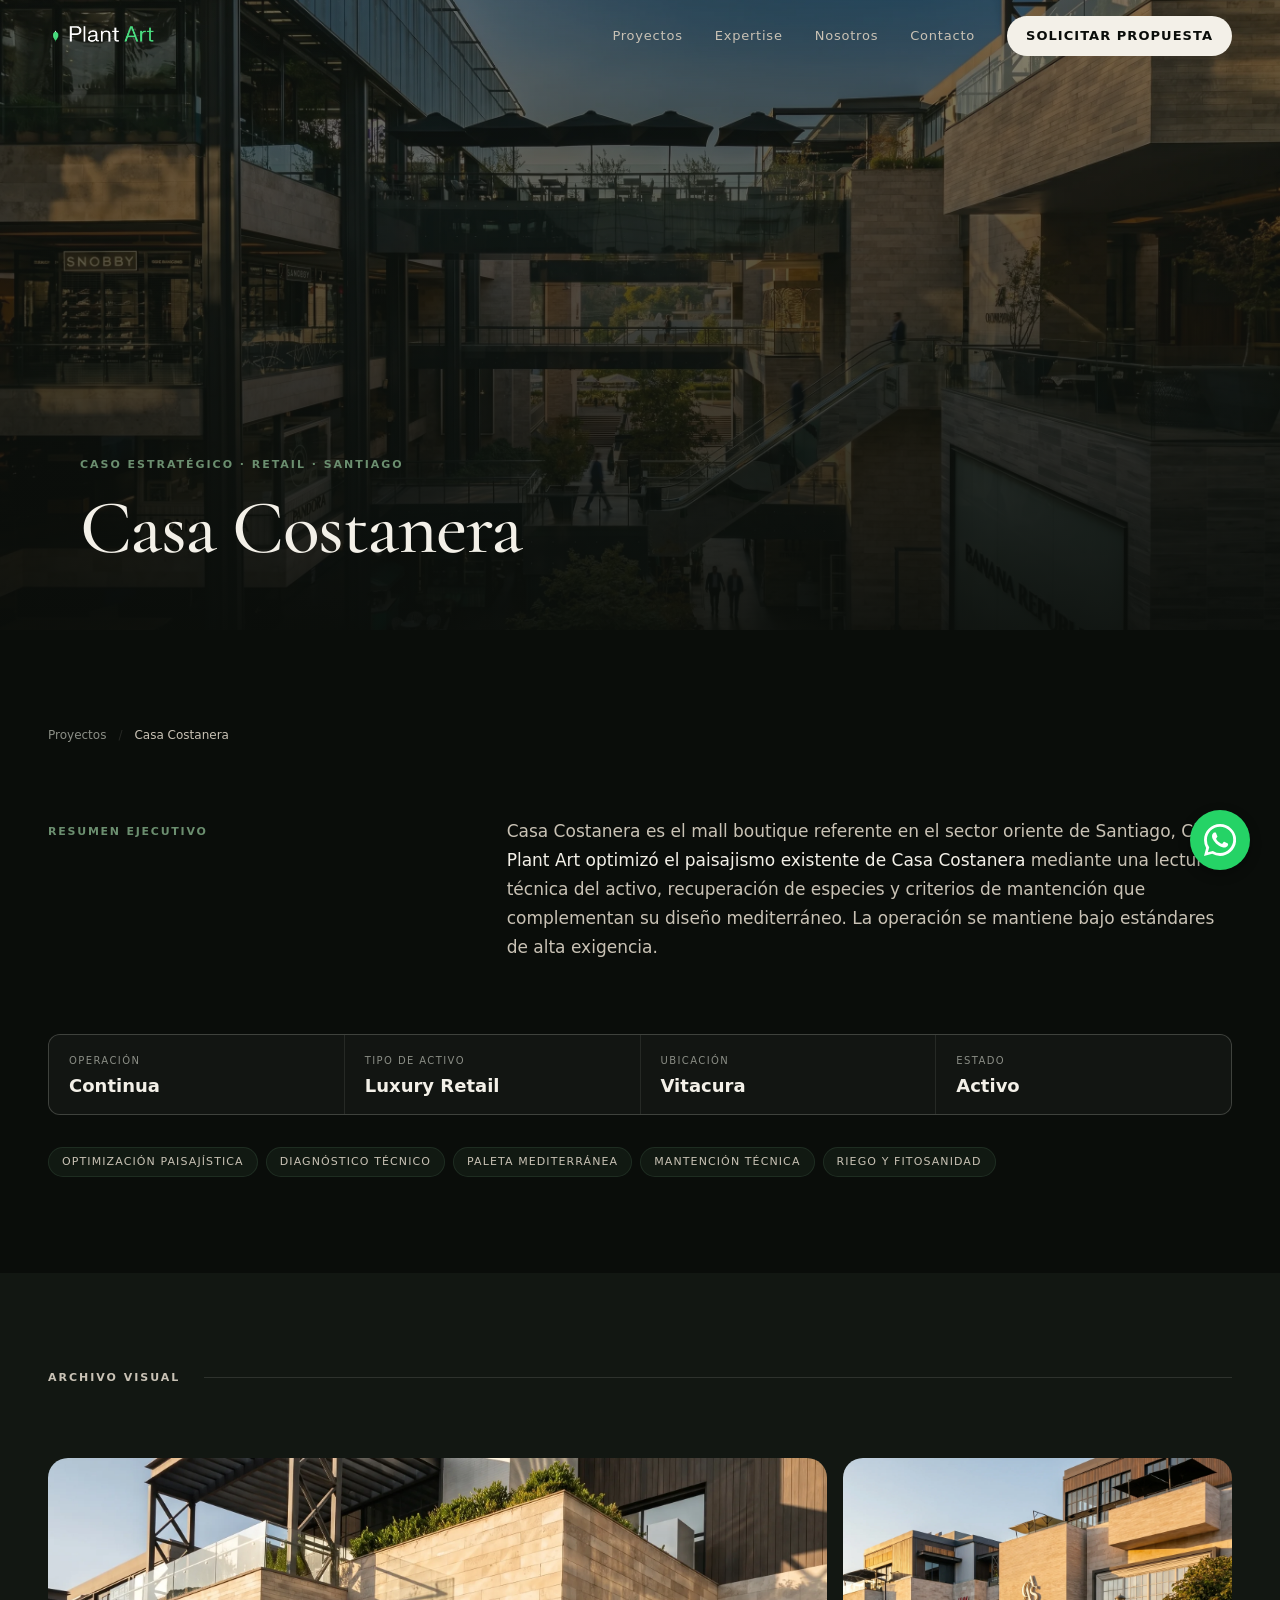
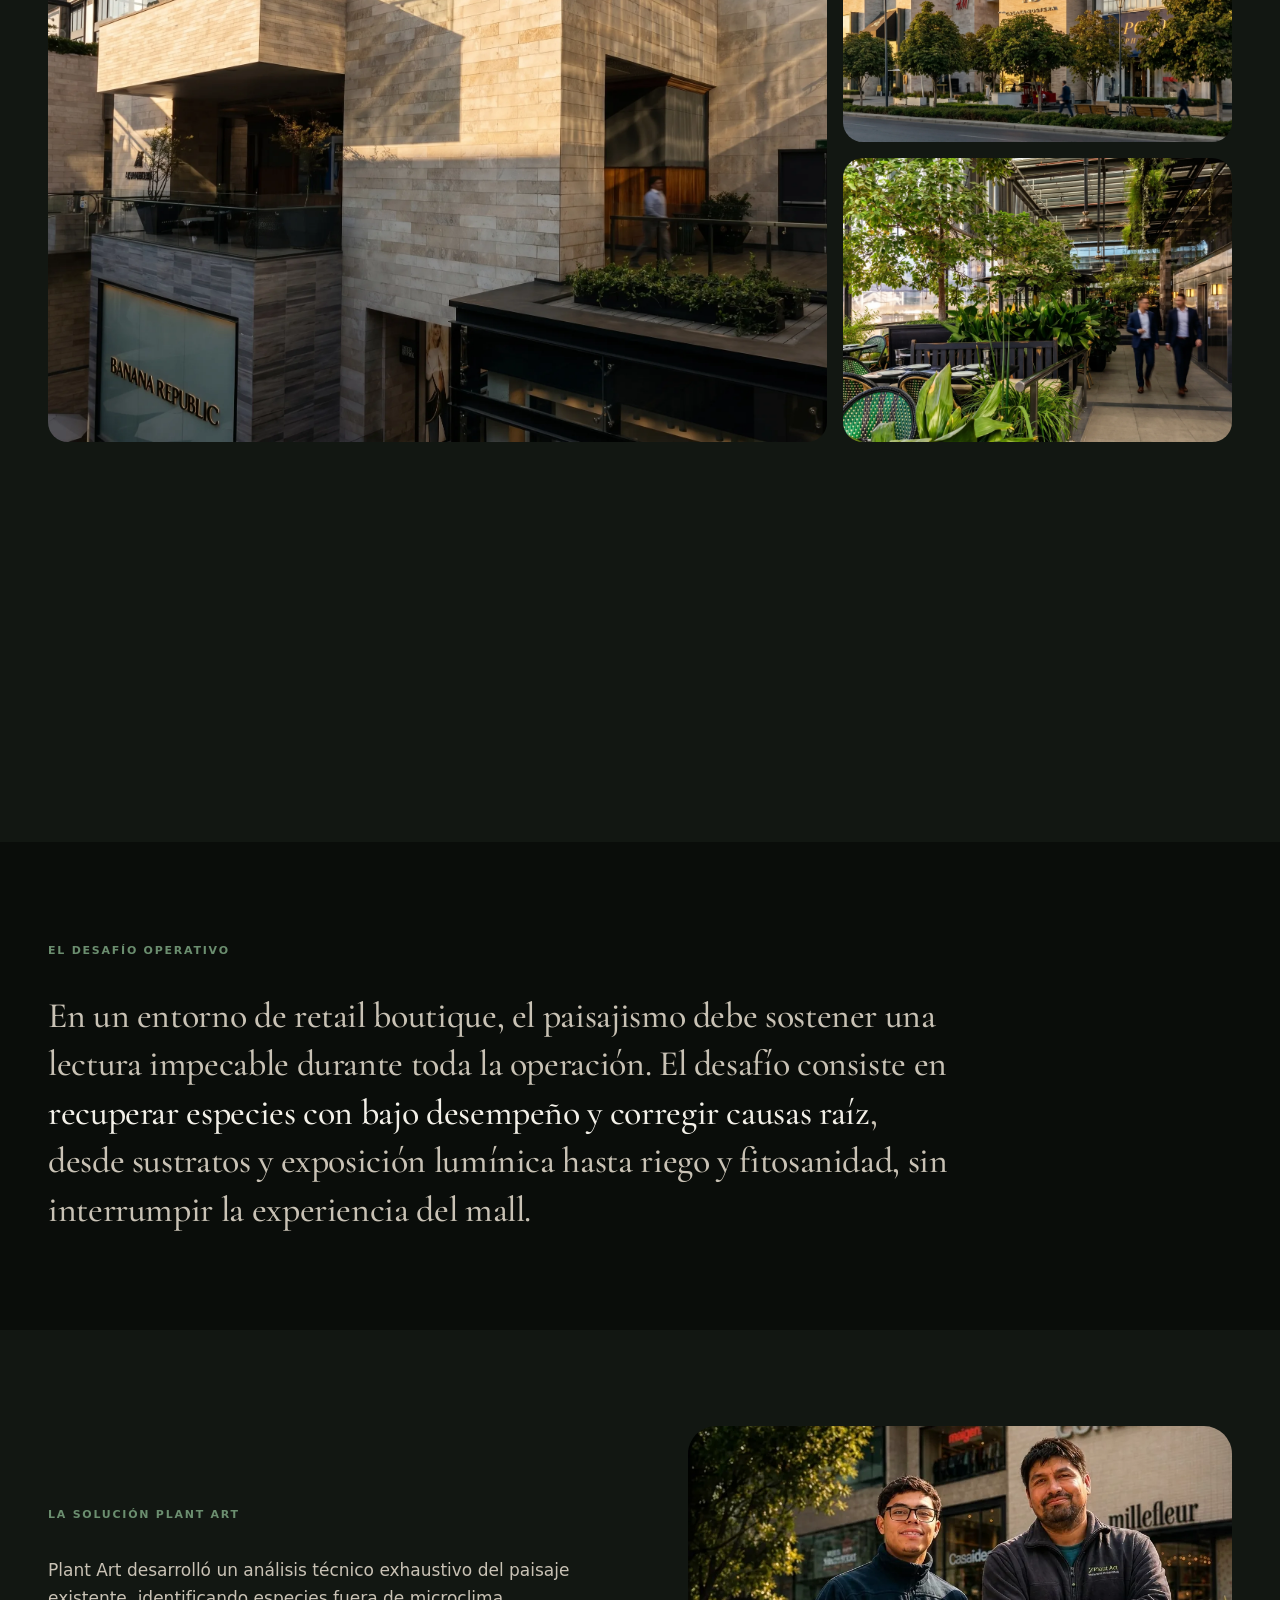
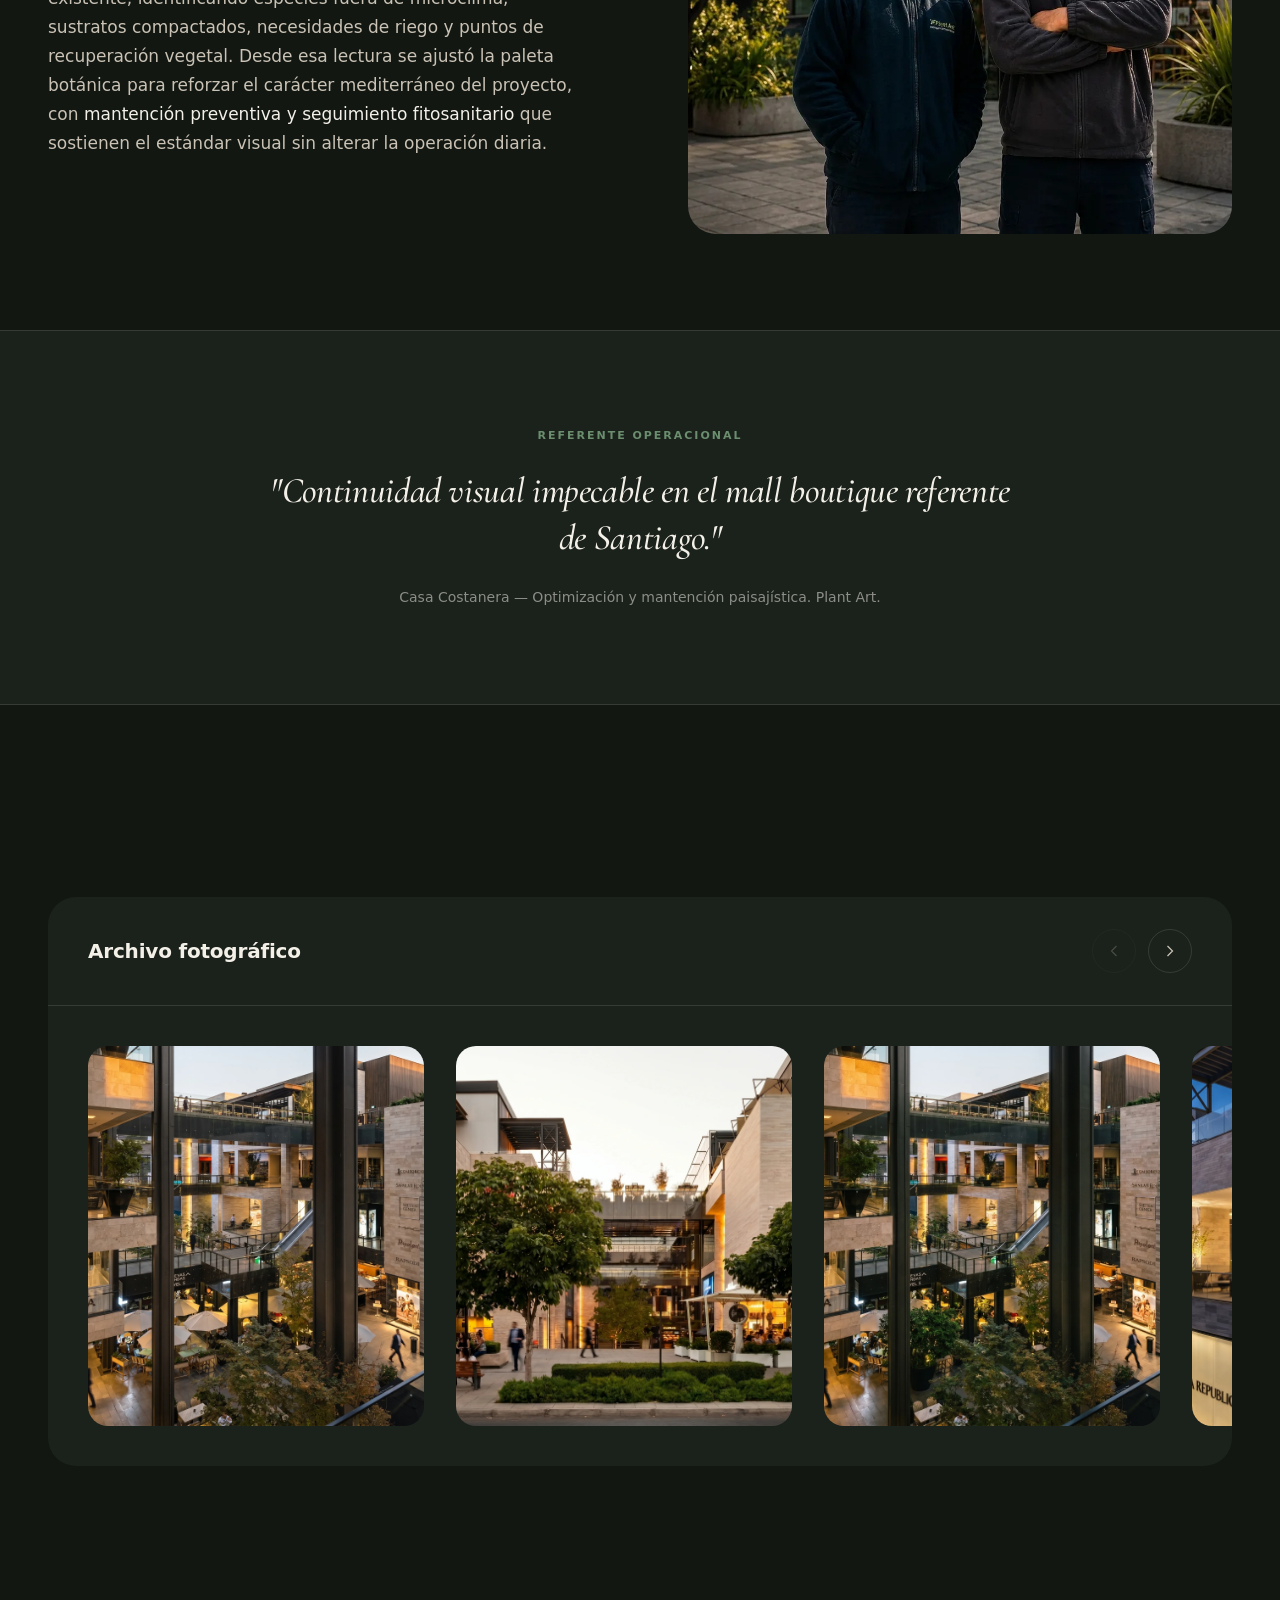
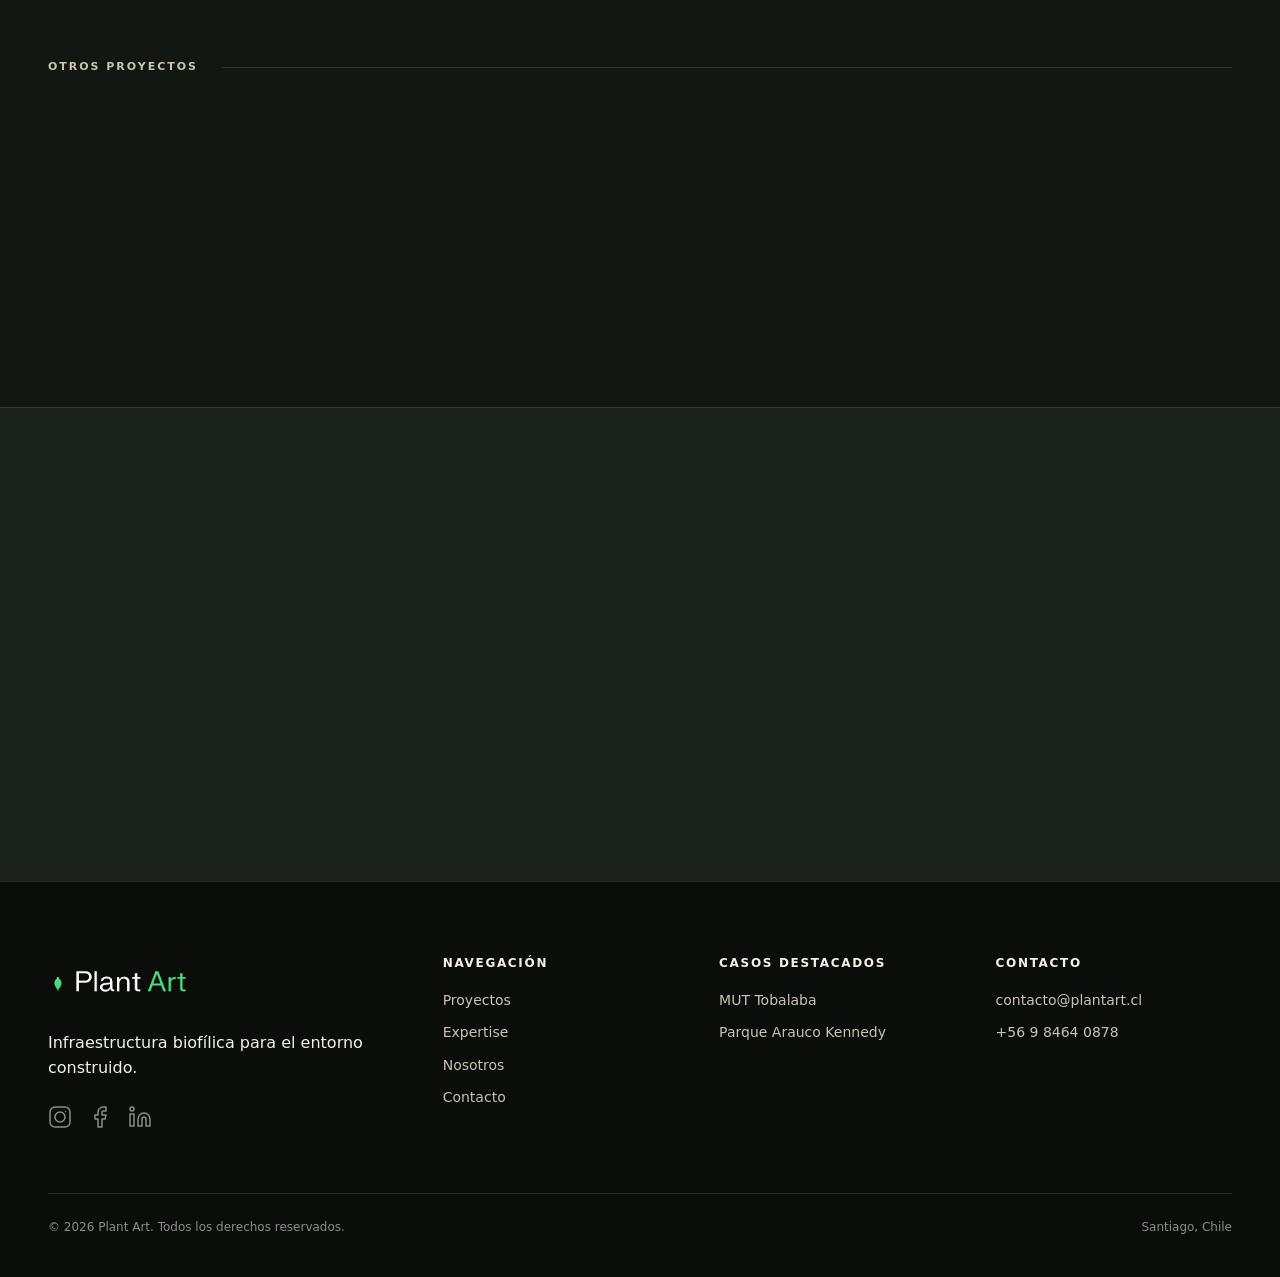
<file: proyectos-casacostanera.html>
<!DOCTYPE html>
<html lang="es">

<head>
  <meta charset="UTF-8">
  <meta name="viewport" content="width=device-width, initial-scale=1.0">
  <title>Casa Costanera | Plant Art — Paisajismo Retail de Lujo</title>
  <meta name="description"
    content="Plant Art optimiza y mantiene el paisajismo mediterráneo de Casa Costanera, el mall boutique de lujo referente en Vitacura, Santiago.">
  <link rel="canonical" href="https://www.plantart.cl/proyectos-casacostanera">
  <link rel="icon" type="image/png" href="assets/images/Logo Plant Art/plantart-icon.png">
  <link rel="shortcut icon" href="assets/images/Logo Plant Art/plantart-icon.png">

  <meta property="og:title" content="Casa Costanera | Plant Art">
  <meta property="og:description"
    content="Optimización y mantención de paisajismo corporativo en Casa Costanera. Estándar visual premium para retail de lujo.">
  <meta property="og:type" content="website">
  <meta property="og:image" content="assets/images/casa-costanera/casa-costanera-paisajismo-retail-01.png">

  <script type="application/ld+json">
  {
    "@context": "https://schema.org",
    "@type": "Article",
    "headline": "Casa Costanera — Plant Art",
    "description": "Optimización y mantención paisajística en el mall boutique Casa Costanera, Vitacura, Chile.",
    "author": { "@type": "Organization", "name": "Plant Art" },
    "publisher": { "@type": "Organization", "name": "Plant Art", "url": "https://www.plantart.cl" }
  }
  </script>

  <link rel="preconnect" href="https://fonts.googleapis.com">
  <link rel="preconnect" href="https://fonts.gstatic.com" crossorigin>
  <link
    href="https://fonts.googleapis.com/css2?family=Cormorant+Garamond:ital,wght@0,500;1,500&family=Inter:wght@400;500;600&family=Manrope:wght@600;700&display=swap"
    rel="stylesheet">
  <link rel="icon" type="image/png" href="favicon.png">
  <link rel="apple-touch-icon" href="favicon.png">
  <link rel="stylesheet" href="styles.css">
  <link rel="stylesheet" href="styles-proyectos.css">
</head>

<body>

  <!-- HEADER -->
  <header class="pa-header" role="banner">
    <div class="pa-container">
      <a href="index.html" class="logo" aria-label="Plant Art — Inicio">
        <img src="assets/images/Logo Plant Art/Plantart-logo-navbar.png" alt="Plant Art">
      </a>
      <nav class="pa-header-nav" role="navigation" aria-label="Navegación principal">
        <a href="proyectos.html" class="nav-link">Proyectos</a>
        <a href="index.html#expertise" class="nav-link">Expertise</a>
        <a href="nosotros.html" class="nav-link">Nosotros</a>
        <a href="index.html#contact" class="nav-link">Contacto</a>
        <a href="index.html#contact" class="pa-btn-primary compact">Solicitar propuesta</a>
      </nav>
      <button class="mobile-menu-btn" aria-label="Abrir menú" aria-expanded="false" aria-controls="mobile-drawer">
        <svg viewBox="0 0 24 24" width="24" height="24" stroke="currentColor" stroke-width="1.5" fill="none"
          stroke-linecap="round" aria-hidden="true">
          <line x1="3" y1="6" x2="21" y2="6" />
          <line x1="3" y1="12" x2="21" y2="12" />
          <line x1="3" y1="18" x2="21" y2="18" />
        </svg>
      </button>
    </div>
  </header>

  <div class="mobile-drawer-overlay"></div>
  <div id="mobile-drawer" class="mobile-drawer" role="dialog" aria-modal="true" aria-label="Menú de navegación" aria-hidden="true" inert>
    <button class="close-drawer-btn" aria-label="Cerrar menú">
      <svg viewBox="0 0 24 24" width="24" height="24" stroke="currentColor" stroke-width="1.5" fill="none"
        stroke-linecap="round" aria-hidden="true">
        <line x1="18" y1="6" x2="6" y2="18" />
        <line x1="6" y1="6" x2="18" y2="18" />
      </svg>
    </button>
    <nav class="mobile-drawer-nav">
      <a href="proyectos.html" class="nav-link">Proyectos</a>
      <a href="index.html#expertise" class="nav-link">Expertise</a>
      <a href="nosotros.html" class="nav-link">Nosotros</a>
      <a href="index.html#contact" class="nav-link">Contacto</a>
      <a href="index.html#contact" class="pa-btn-primary mobile-drawer-cta">Solicitar propuesta</a>
    </nav>
  </div>

  <main>

    <!-- ═══ HERO DEL PROYECTO ═══ -->
    <section class="project-detail-hero" aria-label="Cabecera del proyecto Casa Costanera">
      <div class="project-detail-hero-bg">
        <img src="assets/images/casa-costanera/casa-costanera-paisajismo-retail-01.webp"
          alt="Paisajismo de lujo en Casa Costanera — operación Plant Art"
          onerror="this.style.display='none'">
      </div>
      <div class="project-detail-hero-overlay"></div>
      <div class="project-detail-hero-content">
        <div class="pa-container hero-content-inner">
          <span class="page-hero-eyebrow">Caso estratégico &middot; Retail &middot; Santiago</span>
          <h1 class="project-detail-title">Casa Costanera</h1>
        </div>
      </div>
    </section>

    <!-- ═══ RESUMEN EJECUTIVO + DATA GRID ═══ -->
    <section class="proj-section proj-section--light" aria-labelledby="casa-summary">
      <div class="pa-container">

        <!-- Breadcrumb -->
        <nav class="proj-breadcrumb" aria-label="Ruta de navegación">
          <ol class="proj-breadcrumb-list">
            <li><a href="proyectos.html" class="proj-breadcrumb-link">Proyectos</a></li>
            <li class="proj-breadcrumb-sep">/</li>
            <li class="proj-breadcrumb-current">Casa Costanera</li>
          </ol>
        </nav>

        <div class="narrative-section pa-reveal">
          <div>
            <span class="narrative-label" id="casa-summary">Resumen ejecutivo</span>
          </div>
          <div>
            <p class="narrative-body">
              Casa Costanera es el mall boutique referente en el sector oriente de Santiago, Chile.
              <strong>Plant Art optimizó el paisajismo existente de Casa Costanera</strong>
              mediante una lectura técnica del activo, recuperación de especies y criterios de mantención que
              complementan su diseño mediterráneo. La operación se mantiene bajo estándares de alta exigencia.
            </p>
          </div>
        </div>

        <!-- Data Grid -->
        <div class="data-grid data-grid--4col pa-reveal" data-delay="100" aria-label="Ficha técnica Casa Costanera">
          <div class="data-cell">
            <span class="data-cell-label">Operación</span>
            <span class="data-cell-value">Continua</span>
          </div>
          <div class="data-cell">
            <span class="data-cell-label">Tipo de activo</span>
            <span class="data-cell-value">Luxury Retail</span>
          </div>
          <div class="data-cell">
            <span class="data-cell-label">Ubicación</span>
            <span class="data-cell-value">Vitacura</span>
          </div>
          <div class="data-cell">
            <span class="data-cell-label">Estado</span>
            <span class="data-cell-value">Activo</span>
          </div>
        </div>

        <!-- Chips -->
        <div class="chips-list pa-reveal" data-delay="180" aria-label="Servicios aplicados en Casa Costanera">
          <span class="chip">Optimización paisajística</span>
          <span class="chip">Diagnóstico técnico</span>
          <span class="chip">Paleta mediterránea</span>
          <span class="chip">Mantención técnica</span>
          <span class="chip">Riego y fitosanidad</span>
        </div>

      </div>
    </section>

    <!-- ═══ GALERÍA EDITORIAL UNIFICADA ═══ -->
    <section class="proj-section proj-section--deep" aria-label="Galería de imágenes — Casa Costanera">
      <div class="pa-container">
        <div class="section-label">
          <span class="section-label-text">Archivo visual</span>
        </div>

        <!-- Grid editorial asimétrico 3-col -->
        <div class="editorial-grid pa-reveal">
          <div class="editorial-grid__hero">
            <img src="assets/images/casa-costanera/casa-costanera-paisajismo-retail-02.webp"
              alt="Paisajismo interior integrado en Casa Costanera — Plant Art" loading="lazy">
          </div>
          <div class="editorial-grid__col-right">
            <div class="editorial-grid__secondary">
              <img src="assets/images/casa-costanera/casa-costanera-paisajismo-retail-03.webp"
                alt="Detalle de especies botánicas en áreas comunes retail" loading="lazy">
            </div>
            <div class="editorial-grid__secondary">
              <img src="assets/images/casa-costanera/casa-costanera-paisajismo-retail-04.webp"
                alt="Integración de naturaleza y arquitectura de lujo" loading="lazy">
            </div>
          </div>
        </div>

        <!-- Segunda fila: 3 imágenes horizontales -->
        <div class="editorial-row pa-reveal" data-delay="100">
          <div class="editorial-row__item">
            <img src="assets/images/casa-costanera/casa-costanera-paisajismo-retail-05.webp"
              alt="Paisajismo exterior y accesos Casa Costanera" loading="lazy">
          </div>
          <div class="editorial-row__item">
            <img src="assets/images/casa-costanera/casa-costanera-paisajismo-retail-06.webp"
              alt="Mantención diaria de sistemas vegetales Plant Art" loading="lazy">
          </div>
          <div class="editorial-row__item">
            <img src="assets/images/casa-costanera/casa-costanera-paisajismo-retail-07.webp"
              alt="Textura y color botánico en retail premium" loading="lazy">
          </div>
        </div>
      </div>
    </section>

    <!-- ═══ NARRATIVA: DESAFÍO ═══ -->
    <section class="proj-section proj-section--light" aria-labelledby="casa-challenge">
      <div class="pa-container">
        <div class="narrative-challenge pa-reveal">
          <span class="narrative-label" id="casa-challenge">El desafío operativo</span>
          <p class="narrative-challenge__body">
            En un entorno de retail boutique, el paisajismo debe sostener una lectura impecable durante toda la
            operación. El desafío consiste en <strong>recuperar especies con bajo desempeño y corregir causas raíz</strong>,
            desde sustratos y exposición lumínica hasta riego y fitosanidad, sin interrumpir la experiencia del mall.
          </p>
        </div>
      </div>
    </section>

    <!-- ═══ NARRATIVA: SOLUCIÓN — Split con imagen ═══ -->
    <section class="proj-section proj-section--deep" aria-labelledby="casa-solution">
      <div class="pa-container">
        <div class="narrative-split pa-reveal">
          <div class="narrative-split__content">
            <span class="narrative-label" id="casa-solution">La solución Plant Art</span>
            <p class="narrative-body">
              Plant Art desarrolló un análisis técnico exhaustivo del paisaje existente, identificando especies fuera de
              microclima, sustratos compactados, necesidades de riego y puntos de recuperación vegetal. Desde esa lectura
              se ajustó la paleta botánica para reforzar el carácter mediterráneo del proyecto, con <strong>mantención
              preventiva y seguimiento fitosanitario</strong> que sostienen el estándar visual sin alterar la operación diaria.
            </p>
          </div>
          <div class="narrative-split__image">
            <img src="assets/images/casa-costanera/franco-jesus-casacostanera.webp"
              alt="Equipo Plant Art en Casa Costanera" loading="lazy">
          </div>
        </div>
      </div>
    </section>

    <!-- ═══ REFERENTE OPERACIONAL (Quote) ═══ -->
    <section class="proj-section proj-section--surface proj-section--bordered"
      aria-label="Cita referente operacional">
      <div class="pa-container">
        <div class="pa-reveal" style="max-width:760px;margin:0 auto;text-align:center;">
          <span class="page-hero-eyebrow" style="display:block;margin-bottom:var(--space-5);">Referente operacional</span>
          <p style="font-family:var(--font-display);font-size:clamp(22px,3vw,36px);font-weight:500;letter-spacing:-0.01em;line-height:1.3;color:var(--pa-text);font-style:italic;">
            "Continuidad visual impecable en el mall boutique referente de Santiago."
          </p>
          <p style="font-size:14px;color:var(--pa-slate);margin-top:var(--space-5);font-style:normal;">
            Casa Costanera — Optimización y mantención paisajística. Plant Art.
          </p>
        </div>
      </div>
    </section>

    <!-- ═══ CARRUSEL CURADO ═══ -->
    <section class="proj-section proj-section--deep" aria-label="Carrusel fotográfico Casa Costanera">
      <div class="pa-container">
        <div class="carousel-wrapper pa-reveal">
          <div class="carousel-header">
            <h3 class="carousel-title">Archivo fotográfico</h3>
            <div class="carousel-controls">
              <button class="carousel-btn carousel-prev" aria-label="Imagen anterior">
                <svg width="20" height="20" viewBox="0 0 24 24" fill="none" stroke="currentColor" stroke-width="1.5">
                  <polyline points="15 18 9 12 15 6"></polyline>
                </svg>
              </button>
              <button class="carousel-btn carousel-next" aria-label="Imagen siguiente">
                <svg width="20" height="20" viewBox="0 0 24 24" fill="none" stroke="currentColor" stroke-width="1.5">
                  <polyline points="9 18 15 12 9 6"></polyline>
                </svg>
              </button>
            </div>
          </div>
          <div class="carousel-track-container">
            <div class="carousel-track">
              <div class="carousel-item">
                <img src="assets/images/casa-costanera/casa-costanera-paisajismo-retail-09.webp"
                  alt="Detalle de vegetación en Casa Costanera" loading="lazy">
              </div>
              <div class="carousel-item">
                <img src="assets/images/casa-costanera/casa-costanera-paisajismo-retail-10.webp"
                  alt="Ambiente biofílico retail premium" loading="lazy">
              </div>
              <div class="carousel-item">
                <img src="assets/images/casa-costanera/casa-costanera-paisajismo-retail-11.webp"
                  alt="Diseño de paisaje en mall boutique" loading="lazy">
              </div>
              <div class="carousel-item">
                <img src="assets/images/casa-costanera/casa-costanera-paisajismo-retail-12.webp"
                  alt="Sistemas verdes de alto estándar" loading="lazy">
              </div>
              <div class="carousel-item">
                <img src="assets/images/casa-costanera/casa-costanera-paisajismo-retail-13.webp"
                  alt="Operación estratégica Plant Art" loading="lazy">
              </div>
              <div class="carousel-item">
                <img src="assets/images/casa-costanera/casa-costanera-paisajismo-retail-14.webp"
                  alt="Fachada y áreas verdes Casa Costanera" loading="lazy">
              </div>
            </div>
          </div>
        </div>
      </div>
    </section>

    <!-- ═══ PROYECTOS RELACIONADOS ═══ -->
    <section class="proj-section proj-section--deep" aria-labelledby="related-label">
      <div class="pa-container">
        <div class="section-label">
          <span class="section-label-text" id="related-label">Otros proyectos</span>
        </div>
        <div class="related-grid pa-reveal">
          <a href="proyectos-arauco.html" class="related-card" aria-label="Ver caso Parque Arauco Kennedy">
            <span class="related-industry">Retail</span>
            <span class="related-name">Parque Arauco Kennedy</span>
            <p class="related-desc">+15 años de operación continua en activo de alto tráfico.</p>
          </a>
          <a href="proyectos-mut.html" class="related-card" aria-label="Ver caso MUT Tobalaba">
            <span class="related-industry">Uso Mixto</span>
            <span class="related-name">MUT Tobalaba</span>
            <p class="related-desc">Activo LEED Platino. Diseño y ejecución desde 2023.</p>
          </a>
          <a href="proyectos.html" class="related-card" aria-label="Ver portafolio completo">
            <span class="related-industry">Portafolio</span>
            <span class="related-name">Ver todos los proyectos →</span>
            <p class="related-desc">Retail, corporativo, salud y uso mixto.</p>
          </a>
        </div>
      </div>
    </section>

    <!-- ═══ CTA FINAL ═══ -->
    <section class="proj-section proj-section--surface proj-section--bordered-top" aria-label="Llamada a la acción">
      <div class="pa-container">
        <div class="page-cta-block pa-reveal">
          <h2 class="page-cta-title">Solicitar evaluación para tu activo.</h2>
          <p class="page-cta-sub">En 48 horas tienes una evaluación técnica sin costo.</p>
          <div class="cta-group">
            <a href="index.html#contact" class="pa-btn-primary">Solicitar contacto ejecutivo</a>
            <a href="proyectos.html" class="pa-btn-secondary">Ver portafolio</a>
          </div>
        </div>
      </div>
    </section>

  </main>

  <!-- FOOTER -->
  <footer class="pa-footer" role="contentinfo">
    <div class="pa-container">
      <div class="footer-grid">
        <div>
          <div class="footer-logo">
            <img src="assets/images/Logo Plant Art/Plantart-logo-navbar.png" alt="Plant Art">
          </div>
          <p class="footer-tagline">Infraestructura biofílica para el entorno construido.</p>
          <div class="footer-social">
            <a href="https://www.instagram.com/plantart_cl?igsh=OWwyYXlhYWV1ZjJ4" target="_blank" rel="noopener noreferrer" aria-label="Instagram de Plant Art">
              <svg viewBox="0 0 24 24" width="24" height="24" stroke="currentColor" stroke-width="1.5" fill="none" stroke-linecap="round" stroke-linejoin="round" aria-hidden="true"><rect x="2" y="2" width="20" height="20" rx="5"/><circle cx="12" cy="12" r="5"/><line x1="17.5" y1="6.5" x2="17.51" y2="6.5"/></svg>
            </a>
            <a href="https://www.facebook.com/plantartchile/?locale=es_LA" target="_blank" rel="noopener noreferrer" aria-label="Facebook de Plant Art">
                <svg viewBox="0 0 24 24" width="24" height="24" stroke="currentColor" stroke-width="1.5" fill="none" stroke-linecap="round" stroke-linejoin="round" aria-hidden="true"><path d="M18 2h-3a5 5 0 0 0-5 5v3H7v4h3v8h4v-8h3l1-4h-4V7a1 1 0 0 1 1-1h3z"/></svg>
            </a>
            <a href="https://www.linkedin.com/company/plant-art/" target="_blank" rel="noopener noreferrer" aria-label="LinkedIn de Plant Art">
              <svg viewBox="0 0 24 24" width="24" height="24" stroke="currentColor" stroke-width="1.5" fill="none" stroke-linecap="round" stroke-linejoin="round" aria-hidden="true"><path d="M16 8a6 6 0 016 6v7h-4v-7a2 2 0 00-2-2 2 2 0 00-2 2v7h-4v-7a6 6 0 016-6z"/><rect x="2" y="9" width="4" height="12"/><circle cx="4" cy="4" r="2"/></svg>
            </a>
          </div>
        </div>
        <div>
          <h4 class="footer-col-title">Navegación</h4>
          <div class="footer-links">
            <a href="proyectos.html">Proyectos</a>
            <a href="index.html#expertise">Expertise</a>
            <a href="nosotros.html">Nosotros</a>
            <a href="index.html#contact">Contacto</a>
          </div>
        </div>
        <div>
          <h4 class="footer-col-title">Casos destacados</h4>
          <div class="footer-links">
            <a href="proyectos-mut.html">MUT Tobalaba</a>
            <a href="proyectos-arauco.html">Parque Arauco Kennedy</a>
          </div>
        </div>
        <div>
          <h4 class="footer-col-title">Contacto</h4>
          <div class="footer-links">
            <a href="mailto:contacto@plantart.cl">contacto@plantart.cl</a>
            <a href="tel:+56984640878">+56 9 8464 0878</a>
          </div>
        </div>
      </div>
      <div class="footer-bottom">
        <span>© 2026 Plant Art. Todos los derechos reservados.</span>
        <span>Santiago, Chile</span>
      </div>
    </div>
  </footer>

  <button id="back-to-top" class="back-to-top" aria-label="Volver al inicio">
    <svg viewBox="0 0 24 24" width="18" height="18" stroke="currentColor" stroke-width="1.5" fill="none"
      stroke-linecap="round" aria-hidden="true">
      <line x1="12" y1="19" x2="12" y2="5" />
      <polyline points="5 12 12 5 19 12" />
    </svg>
  </button>

  <script src="proyectos.js" defer></script>
    <!-- WhatsApp Floating Button -->
    <a href="https://wa.me/56984640878?text=Hola%20Plant%20Art%2C%20vengo%20de%20su%20sitio%20web%20y%20me%20gustar%C3%ADa%20solicitar%20una%20propuesta%20t%C3%A9cnica." class="wa-float" target="_blank" rel="noopener noreferrer" aria-label="Contactar por WhatsApp">
        <svg viewBox="0 0 24 24" xmlns="http://www.w3.org/2000/svg"><path d="M17.472 14.382c-.297-.149-1.758-.867-2.03-.967-.273-.099-.471-.148-.67.15-.197.297-.767.966-.94 1.164-.173.199-.347.223-.644.075-.297-.15-1.255-.463-2.39-1.475-.883-.788-1.48-1.761-1.653-2.059-.173-.297-.018-.458.13-.606.134-.133.298-.347.446-.52.149-.174.198-.298.298-.497.099-.198.05-.371-.025-.52-.075-.149-.669-1.612-.916-2.207-.242-.579-.487-.5-.669-.51-.173-.008-.371-.01-.57-.01-.198 0-.52.074-.792.372-.272.297-1.04 1.016-1.04 2.479 0 1.462 1.065 2.875 1.213 3.074.149.198 2.096 3.2 5.077 4.487.709.306 1.262.489 1.694.625.712.227 1.36.195 1.871.118.571-.085 1.758-.719 2.006-1.413.248-.694.248-1.289.173-1.413-.074-.124-.272-.198-.57-.347m-5.421 7.403h-.004a9.87 9.87 0 01-5.031-1.378l-.361-.214-3.741.982.998-3.648-.235-.374a9.86 9.86 0 01-1.51-5.26c.001-5.45 4.436-9.884 9.888-9.884 2.64 0 5.122 1.03 6.988 2.898a9.825 9.825 0 012.893 6.994c-.003 5.45-4.437 9.884-9.885 9.884m8.413-18.297A11.815 11.815 0 0012.05 0C5.414 0 .018 5.396.015 12.03a11.811 11.811 0 001.592 5.961L0 24l6.117-1.605a11.77 11.77 0 005.925 1.583h.005c6.637 0 12.032-5.396 12.035-12.032a11.791 11.791 0 00-3.417-8.243"/></svg>
    </a>


    <!-- ── MOBILE BOTTOM NAV ── -->
    <nav id="mobile-bottom-nav" aria-label="Navegación principal mobile" role="navigation">
      <a href="index.html" class="mbn-item" data-section="hero">
        <svg viewBox="0 0 24 24" width="22" height="22" stroke="currentColor" stroke-width="1.5" fill="none" stroke-linecap="round" stroke-linejoin="round">
          <path d="M3 9l9-7 9 7v11a2 2 0 01-2 2H5a2 2 0 01-2-2z"/>
          <polyline points="9 22 9 12 15 12 15 22"/>
        </svg>
        <span>Inicio</span>
      </a>
      <a href="proyectos.html" class="mbn-item is-active" data-section="projects">
        <svg viewBox="0 0 24 24" width="22" height="22" stroke="currentColor" stroke-width="1.5" fill="none" stroke-linecap="round" stroke-linejoin="round">
          <rect x="3" y="3" width="7" height="7"/><rect x="14" y="3" width="7" height="7"/>
          <rect x="3" y="14" width="7" height="7"/><rect x="14" y="14" width="7" height="7"/>
        </svg>
        <span>Proyectos</span>
      </a>
      <a href="nosotros.html" class="mbn-item" data-section="nosotros">
        <svg viewBox="0 0 24 24" width="22" height="22" stroke="currentColor" stroke-width="1.5" fill="none" stroke-linecap="round" stroke-linejoin="round">
          <path d="M17 21v-2a4 4 0 00-4-4H5a4 4 0 00-4 4v2"/>
          <circle cx="9" cy="7" r="4"/>
          <path d="M23 21v-2a4 4 0 00-3-3.87"/>
          <path d="M16 3.13a4 4 0 010 7.75"/>
        </svg>
        <span>Nosotros</span>
      </a>
      <a href="index.html#contact" class="mbn-item" data-section="contact">
        <svg viewBox="0 0 24 24" width="22" height="22" stroke="currentColor" stroke-width="1.5" fill="none" stroke-linecap="round" stroke-linejoin="round">
          <path d="M4 4h16c1.1 0 2 .9 2 2v12c0 1.1-.9 2-2 2H4c-1.1 0-2-.9-2-2V6c0-1.1.9-2 2-2z"/>
          <polyline points="22,6 12,13 2,6"/>
        </svg>
        <span>Contacto</span>
      </a>
    </nav>

    <!-- Mobile Bottom Nav JS -->
    <script>
    (function () {
      if (window.innerWidth >= 768) return;
      var navItems = document.querySelectorAll('.mbn-item[data-section]');
      if (!navItems.length) return;

      // Smooth scroll para anclas internas (solo en index)
      navItems.forEach(function (item) {
        item.addEventListener('click', function (e) {
          var href = item.getAttribute('href');
          if (href && href.startsWith('#')) {
            e.preventDefault();
            var target = document.querySelector(href);
            if (target) target.scrollIntoView({ behavior: 'smooth', block: 'start' });
          }
          setActive(item);
        });
      });

      // Detectar página activa por pathname
      var path = window.location.pathname;
      if (path.includes('nosotros')) {
        markActive('nosotros');
      } else if (path.includes('proyectos')) {
        markActive('projects');
      } else if (path.includes('muros-verdes')) {
        markActive('hero');
      }

      function markActive(section) {
        navItems.forEach(function (item) {
          item.classList.toggle('is-active', item.getAttribute('data-section') === section);
        });
      }

      function setActive(activeItem) {
        navItems.forEach(function (item) {
          item.classList.toggle('is-active', item === activeItem);
        });
      }
    })();
    </script>

</body>

</html>
</file>
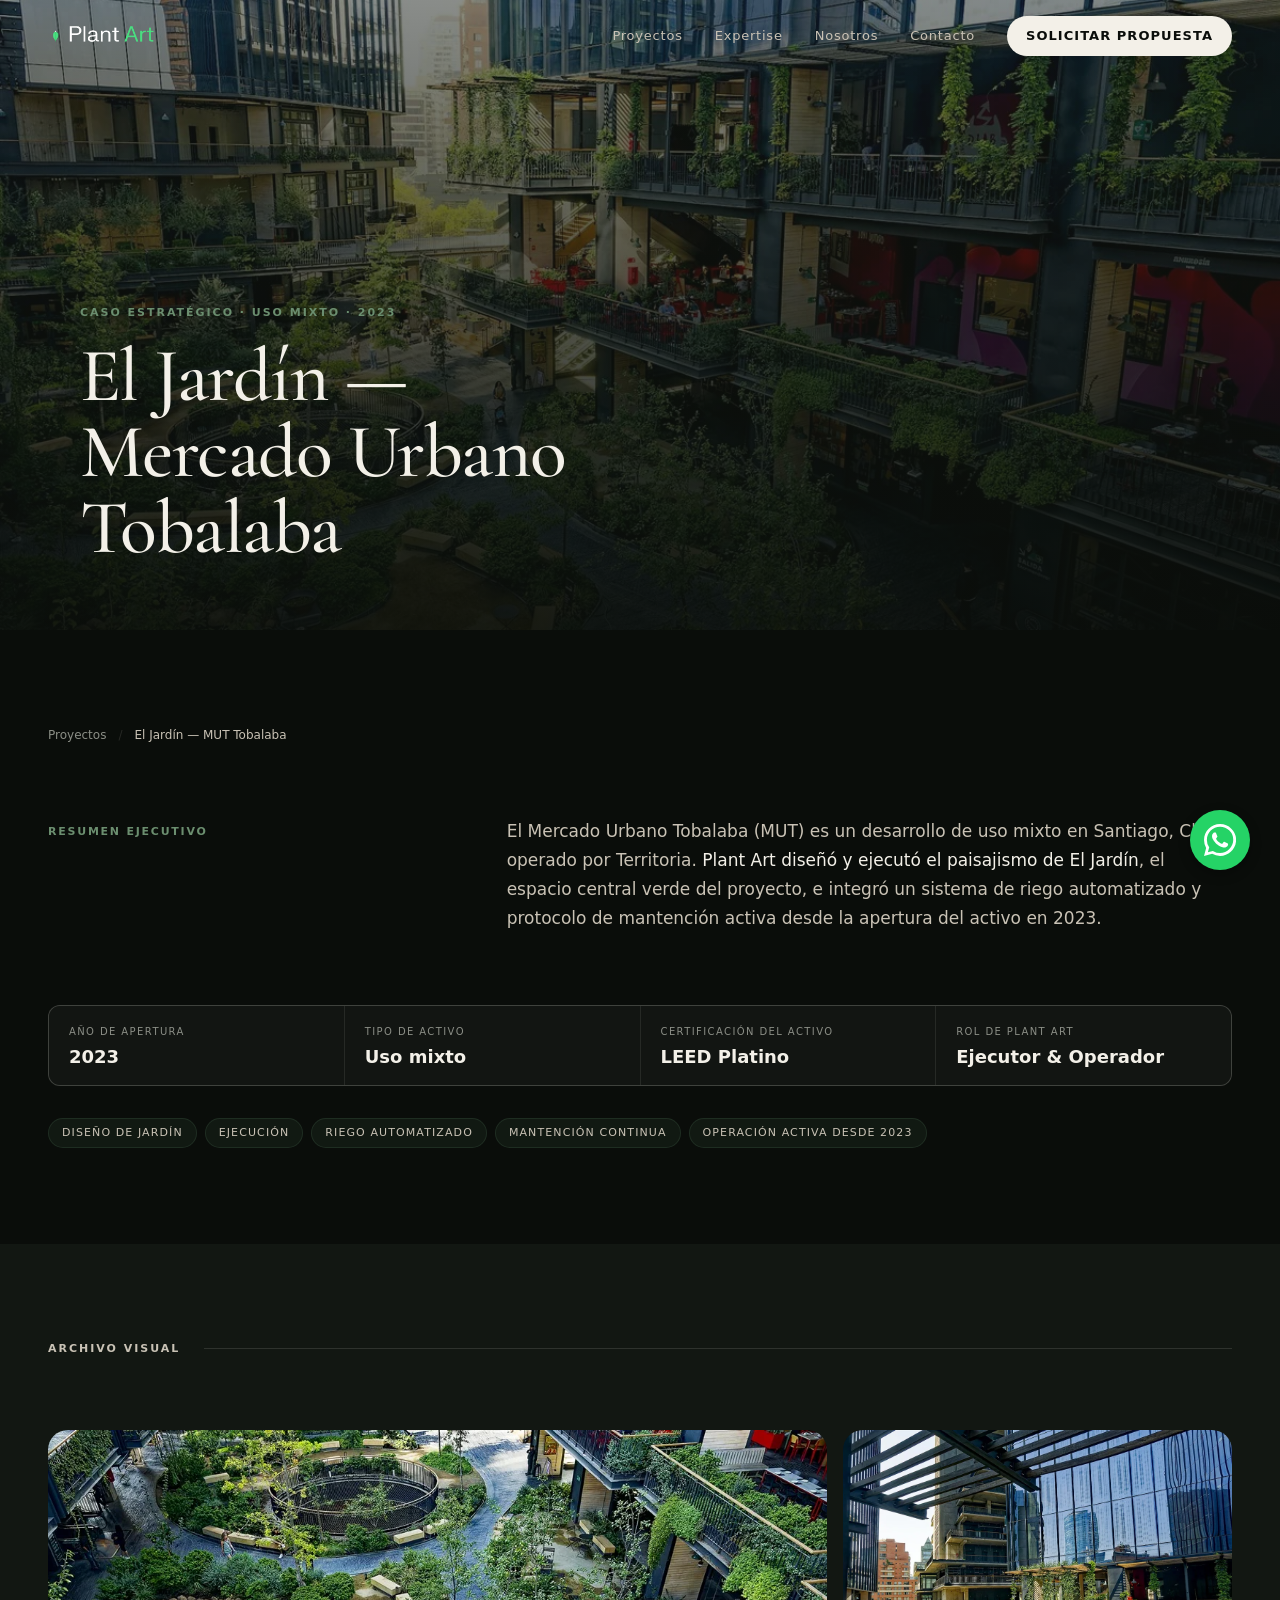
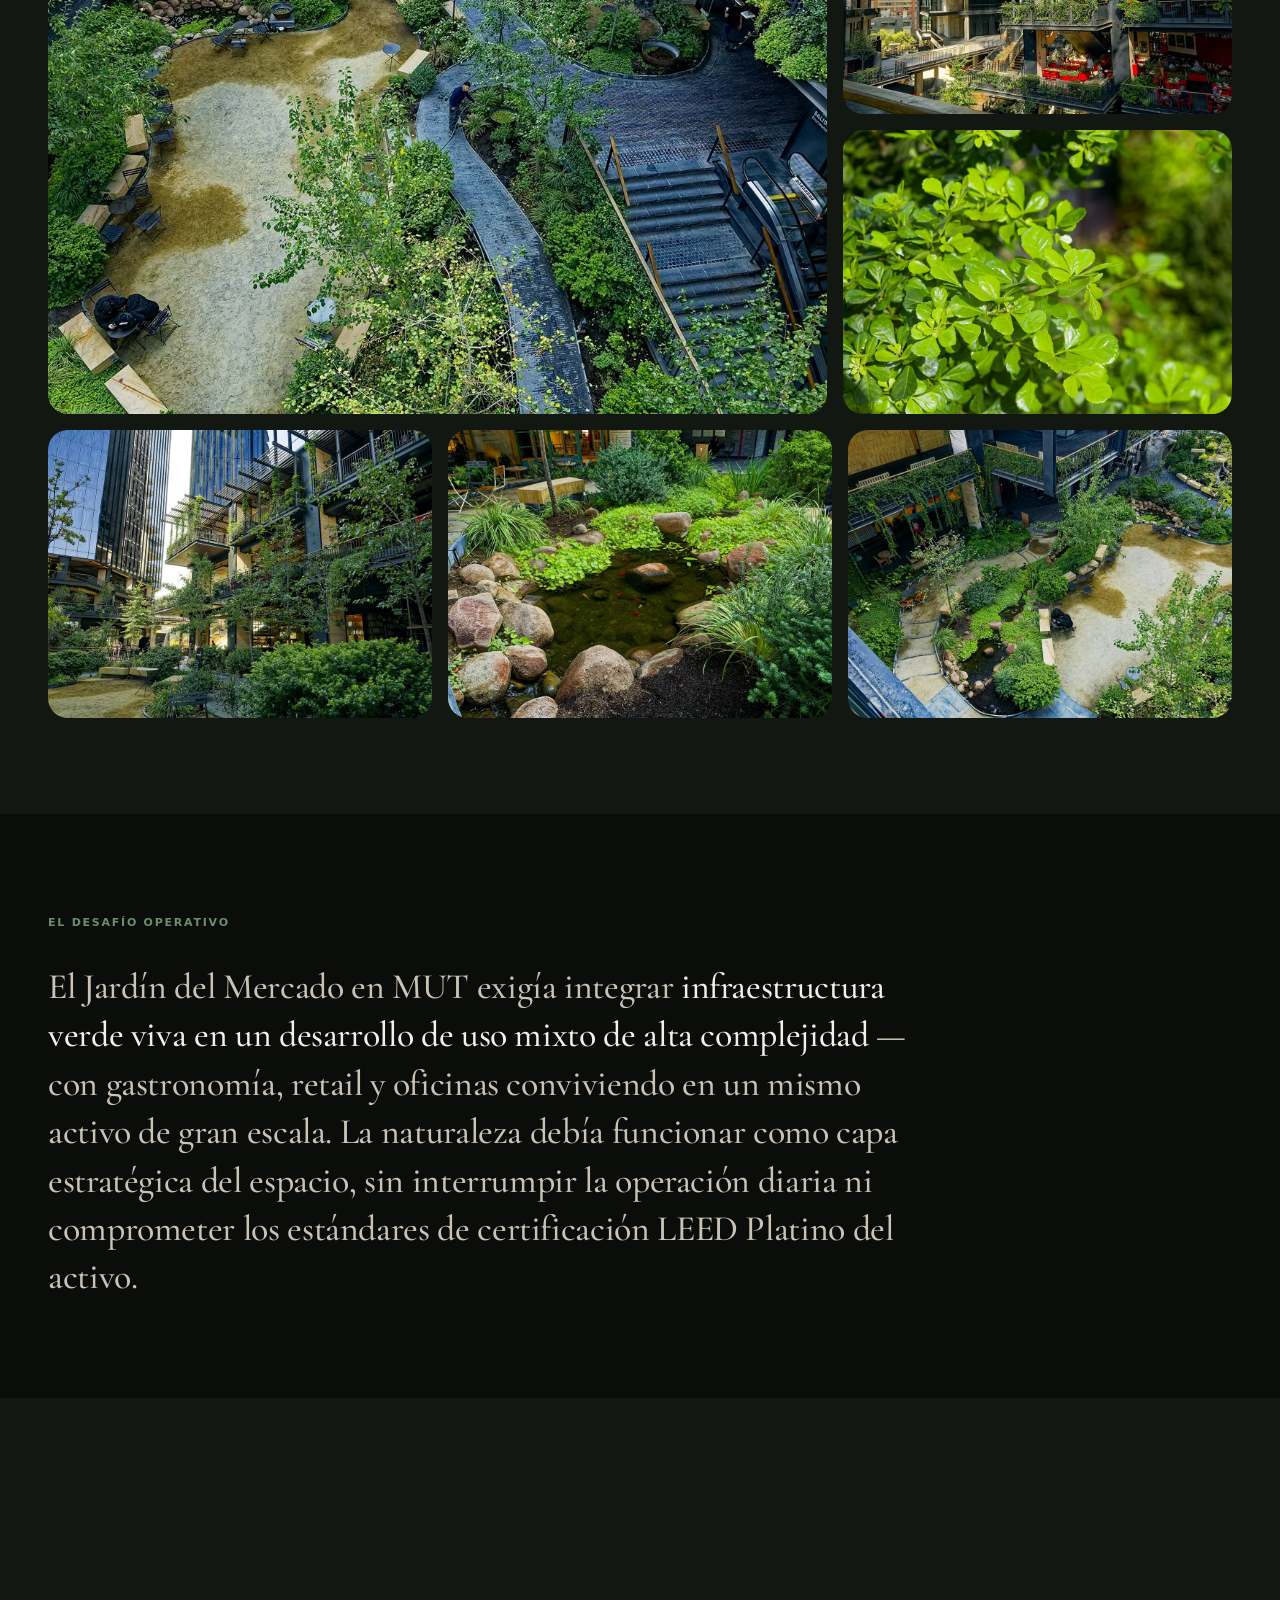
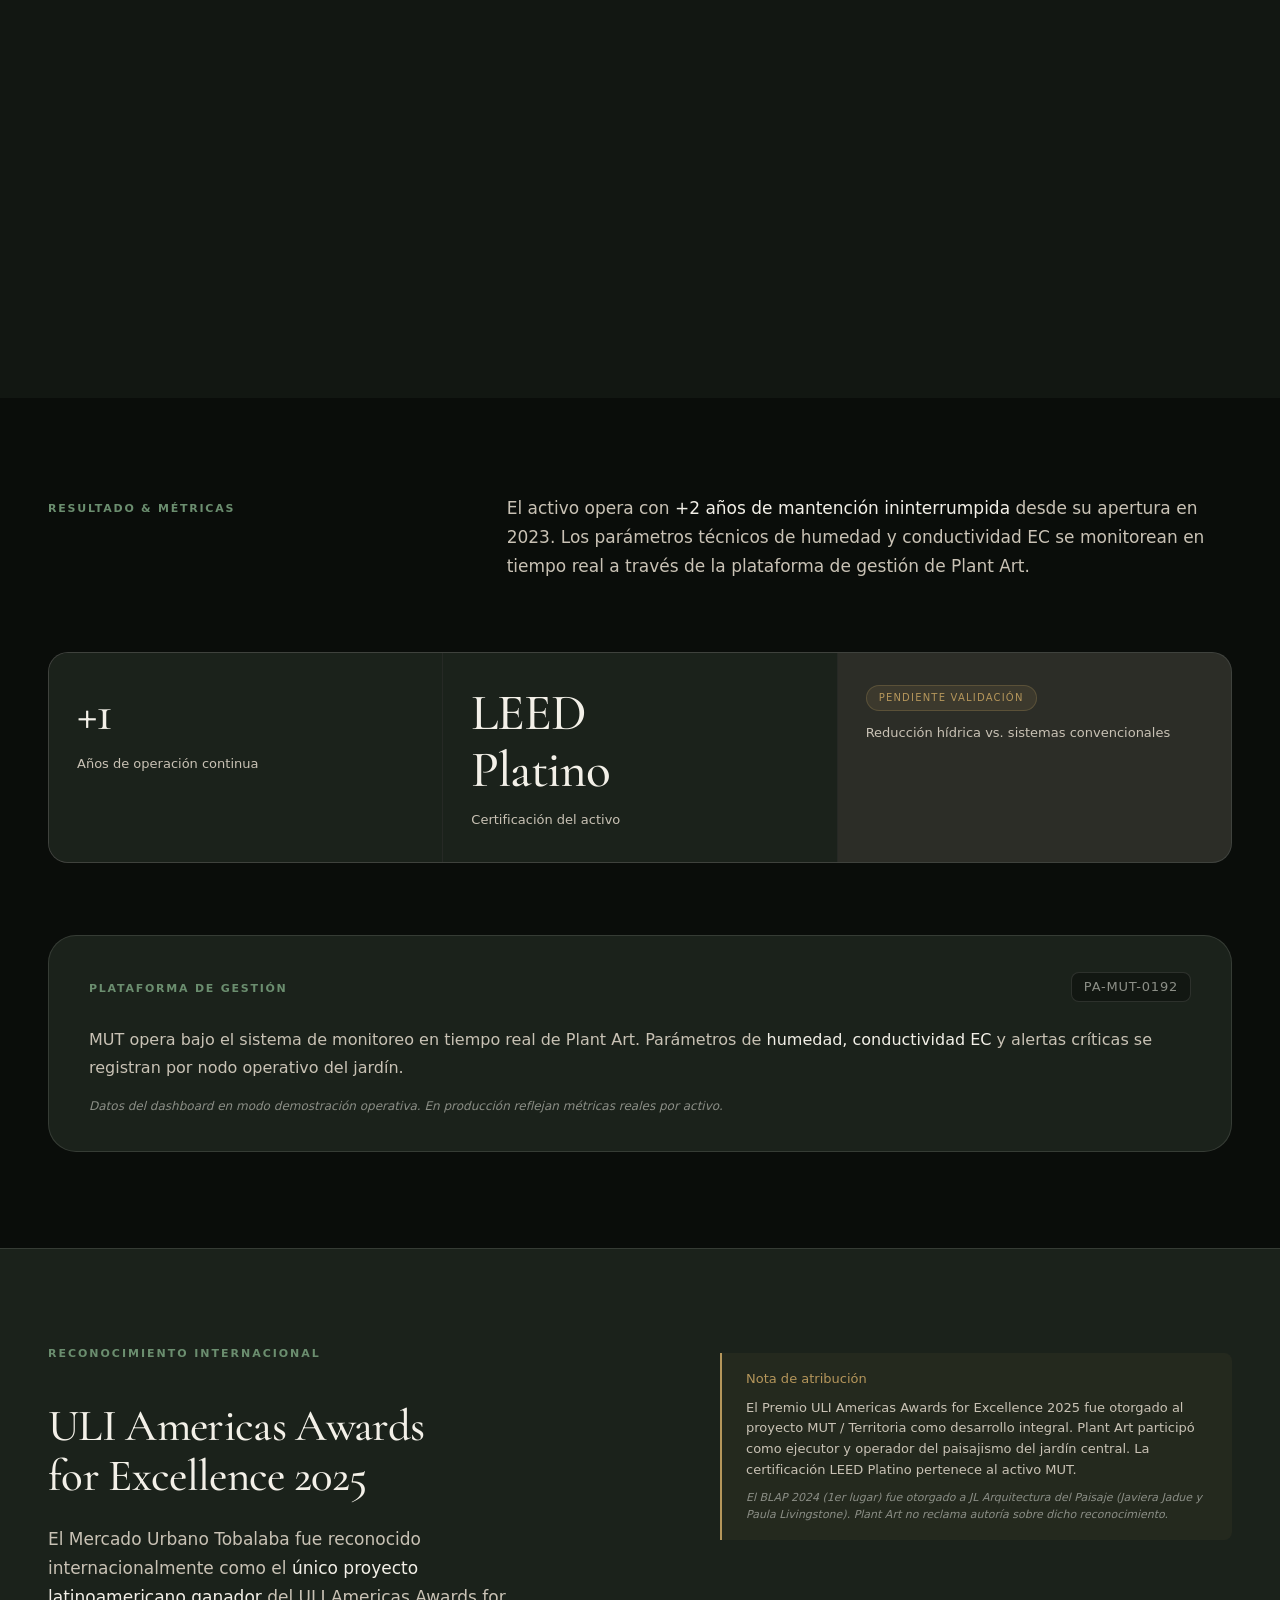
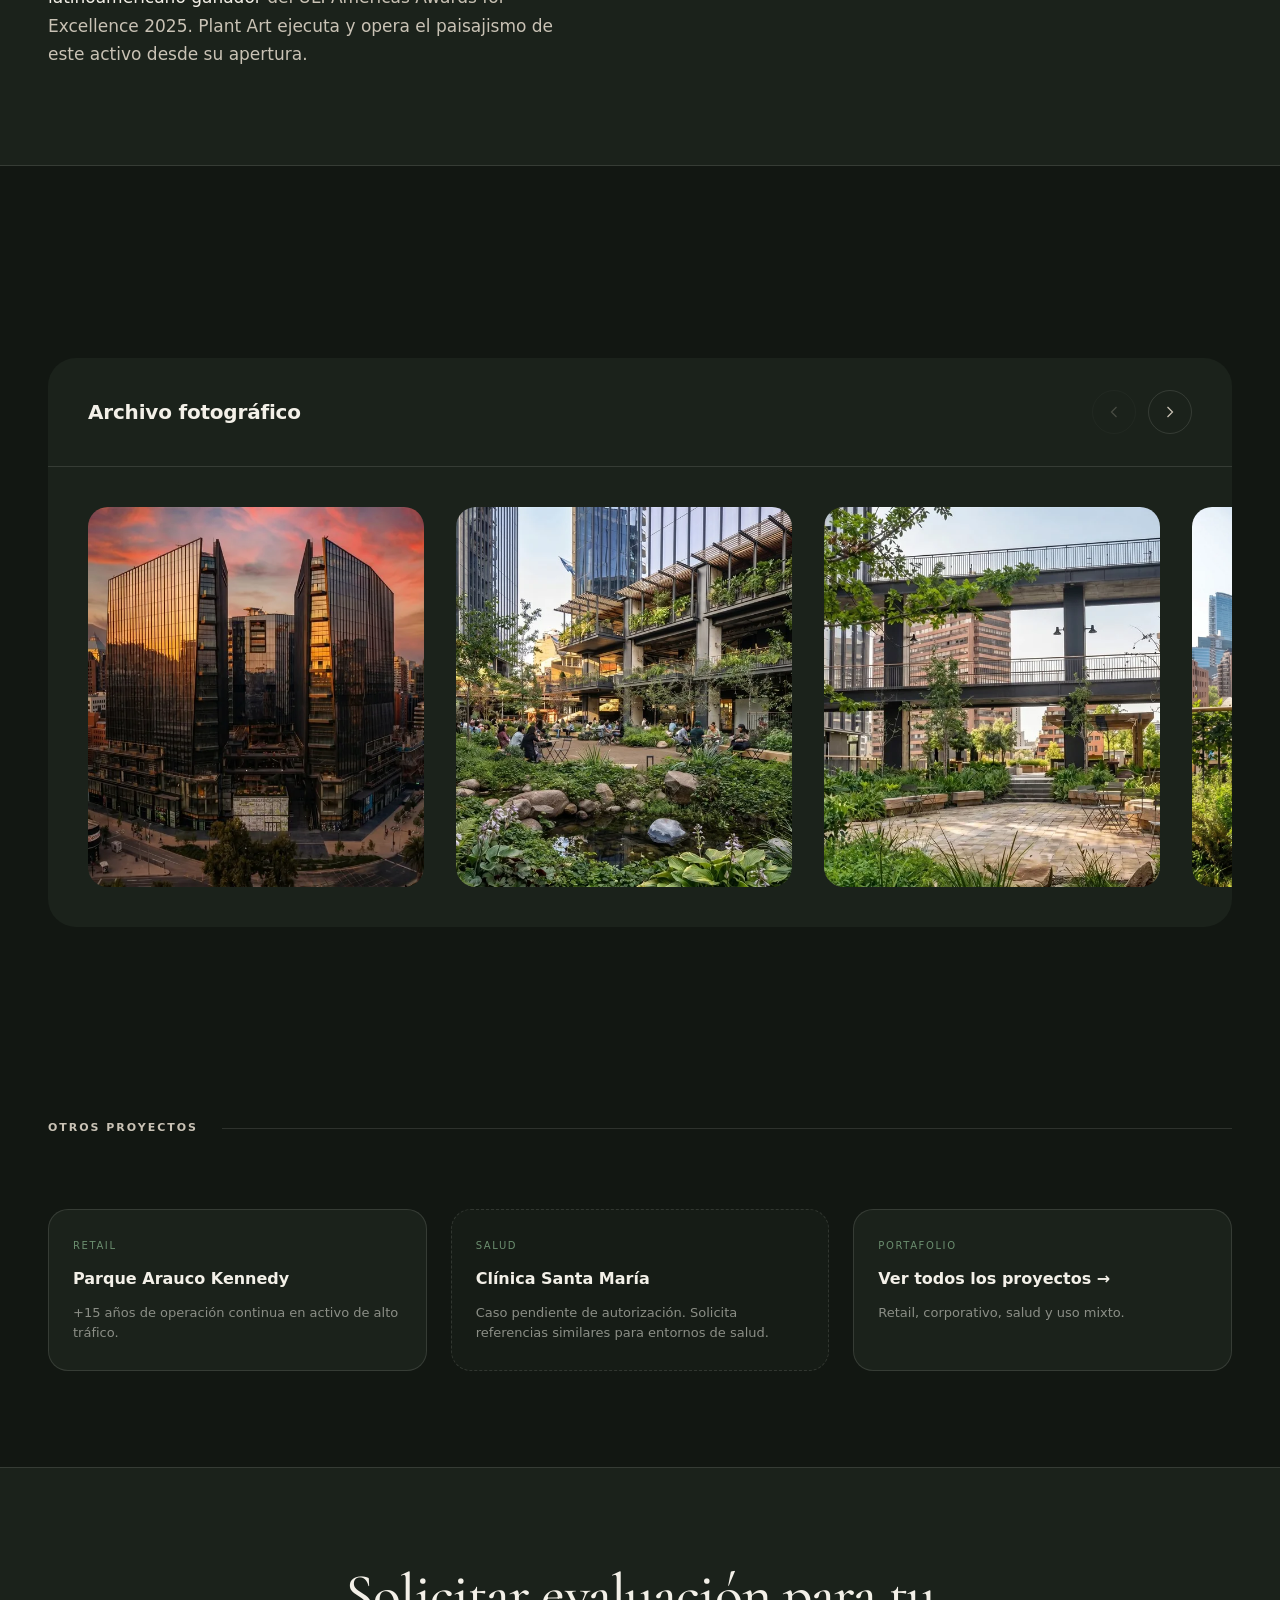
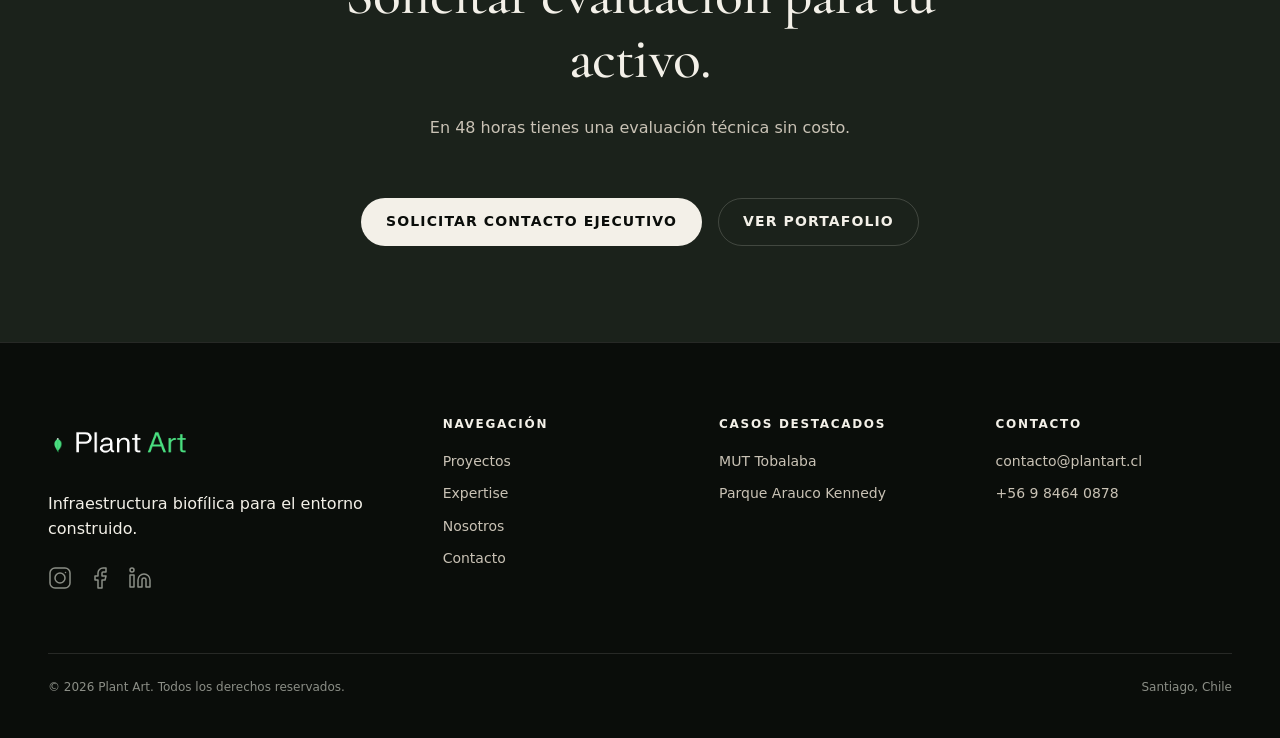
<file: proyectos-mut.html>
<!DOCTYPE html>
<html lang="es">

<head>
  <meta charset="UTF-8">
  <meta name="viewport" content="width=device-width, initial-scale=1.0">
  <title>El Jardín — MUT Tobalaba | Plant Art</title>
  <meta name="description"
    content="Plant Art diseñó y ejecuta el paisajismo del Mercado Urbano Tobalaba (MUT), activo LEED Platino reconocido con el ULI Americas Awards for Excellence 2025.">
  <link rel="canonical" href="https://www.plantart.cl/proyectos-mut">
  <link rel="icon" type="image/png" href="assets/images/Logo Plant Art/plantart-icon.png">
  <link rel="shortcut icon" href="assets/images/Logo Plant Art/plantart-icon.png">

  <meta property="og:title" content="El Jardín — MUT Tobalaba | Plant Art">
  <meta property="og:description"
    content="Diseño y ejecución del paisajismo en MUT, activo LEED Platino y reconocido con el ULI Americas Award 2025.">
  <meta property="og:type" content="website">
  <meta property="og:image"
    content="assets/images/mut/paisajismo-corporativo-mut-mercado-urbano-tobalaba-plantart-07.jpg">

  <script type="application/ld+json">
  {
    "@context": "https://schema.org",
    "@type": "Article",
    "headline": "El Jardín — Mercado Urbano Tobalaba",
    "description": "Plant Art diseñó y ejecuta el paisajismo del Mercado Urbano Tobalaba, activo LEED Platino en Santiago de Chile.",
    "author": { "@type": "Organization", "name": "Plant Art" },
    "publisher": { "@type": "Organization", "name": "Plant Art", "url": "https://www.plantart.cl" }
  }
  </script>

  <link rel="preconnect" href="https://fonts.googleapis.com">
  <link rel="preconnect" href="https://fonts.gstatic.com" crossorigin>
  <link
    href="https://fonts.googleapis.com/css2?family=Cormorant+Garamond:ital,wght@0,500;1,500&family=Inter:wght@400;500;600&family=Manrope:wght@600;700&display=swap"
    rel="stylesheet">
  <link rel="icon" type="image/png" href="favicon.png">
  <link rel="apple-touch-icon" href="favicon.png">
  <link rel="stylesheet" href="styles.css">
  <link rel="stylesheet" href="styles-proyectos.css">
</head>

<body>

  <!-- HEADER -->
  <header class="pa-header" role="banner">
    <div class="pa-container">
      <a href="index.html" class="logo" aria-label="Plant Art — Inicio">
        <img src="assets/images/Logo Plant Art/Plantart-logo-navbar.png" alt="Plant Art">
      </a>
      <nav class="pa-header-nav" role="navigation" aria-label="Navegación principal">
        <a href="proyectos.html" class="nav-link">Proyectos</a>
        <a href="index.html#expertise" class="nav-link">Expertise</a>
        <a href="nosotros.html" class="nav-link">Nosotros</a>
        <a href="index.html#contact" class="nav-link">Contacto</a>
        <a href="index.html#contact" class="pa-btn-primary compact">Solicitar propuesta</a>
      </nav>
      <button class="mobile-menu-btn" aria-label="Abrir menú" aria-expanded="false" aria-controls="mobile-drawer">
        <svg viewBox="0 0 24 24" width="24" height="24" stroke="currentColor" stroke-width="1.5" fill="none"
          stroke-linecap="round" aria-hidden="true">
          <line x1="3" y1="6" x2="21" y2="6" />
          <line x1="3" y1="12" x2="21" y2="12" />
          <line x1="3" y1="18" x2="21" y2="18" />
        </svg>
      </button>
    </div>
  </header>

  <div class="mobile-drawer-overlay"></div>
  <div id="mobile-drawer" class="mobile-drawer" role="dialog" aria-modal="true" aria-label="Menú de navegación" aria-hidden="true" inert>
    <button class="close-drawer-btn" aria-label="Cerrar menú">
      <svg viewBox="0 0 24 24" width="24" height="24" stroke="currentColor" stroke-width="1.5" fill="none"
        stroke-linecap="round" aria-hidden="true">
        <line x1="18" y1="6" x2="6" y2="18" />
        <line x1="6" y1="6" x2="18" y2="18" />
      </svg>
    </button>
    <nav class="mobile-drawer-nav">
      <a href="proyectos.html" class="nav-link">Proyectos</a>
      <a href="index.html#expertise" class="nav-link">Expertise</a>
      <a href="nosotros.html" class="nav-link">Nosotros</a>
      <a href="index.html#contact" class="nav-link">Contacto</a>
      <a href="index.html#contact" class="pa-btn-primary mobile-drawer-cta">Solicitar propuesta</a>
    </nav>
  </div>

  <main>

    <!-- ═══ HERO DEL PROYECTO — Full-bleed con fallback ═══ -->
    <section class="project-detail-hero" aria-label="Cabecera del proyecto MUT Tobalaba">
      <div class="project-detail-hero-bg">
        <img src="assets/images/mut/paisajismo-corporativo-mut-mercado-urbano-tobalaba-plantart-09.webp"
          alt="Vista del Jardín en el Mercado Urbano Tobalaba — diseño y ejecución Plant Art"
          onerror="this.style.display='none'">
      </div>
      <div class="project-detail-hero-overlay"></div>
      <div class="project-detail-hero-content">
        <div class="pa-container hero-content-inner">
          <span class="page-hero-eyebrow">Caso estratégico &middot; Uso Mixto &middot; 2023</span>
          <h1 class="project-detail-title">El Jardín —<br>Mercado Urbano Tobalaba</h1>
        </div>
      </div>
    </section>

    <!-- ═══ RESUMEN EJECUTIVO + DATA GRID ═══ -->
    <section class="proj-section proj-section--light" aria-labelledby="mut-summary">
      <div class="pa-container">

        <!-- Breadcrumb -->
        <nav class="proj-breadcrumb" aria-label="Ruta de navegación">
          <ol class="proj-breadcrumb-list">
            <li><a href="proyectos.html" class="proj-breadcrumb-link">Proyectos</a></li>
            <li class="proj-breadcrumb-sep">/</li>
            <li class="proj-breadcrumb-current">El Jardín — MUT Tobalaba</li>
          </ol>
        </nav>

        <div class="narrative-section pa-reveal">
          <div>
            <span class="narrative-label" id="mut-summary">Resumen ejecutivo</span>
          </div>
          <div>
            <p class="narrative-body">
              El Mercado Urbano Tobalaba (MUT) es un desarrollo de uso mixto en Santiago, Chile, operado por Territoria.
              <strong>Plant Art diseñó y ejecutó el paisajismo de El Jardín</strong>, el espacio central verde del
              proyecto,
              e integró un sistema de riego automatizado y protocolo de mantención activa desde la apertura del activo
              en 2023.
            </p>
          </div>
        </div>

        <!-- Data Grid — 4 col desktop / 2 col mobile (gestión via CSS) -->
        <div class="data-grid data-grid--4col pa-reveal" data-delay="100" aria-label="Ficha técnica del proyecto MUT">
          <div class="data-cell">
            <span class="data-cell-label">Año de apertura</span>
            <span class="data-cell-value">2023</span>
          </div>
          <div class="data-cell">
            <span class="data-cell-label">Tipo de activo</span>
            <span class="data-cell-value">Uso mixto</span>
          </div>
          <div class="data-cell">
            <span class="data-cell-label">Certificación del activo</span>
            <span class="data-cell-value">LEED Platino</span>
          </div>
          <div class="data-cell">
            <span class="data-cell-label">Rol de Plant Art</span>
            <span class="data-cell-value">Ejecutor &amp; Operador</span>
          </div>
        </div>

        <!-- Chips -->
        <div class="chips-list pa-reveal" data-delay="180" aria-label="Servicios aplicados en MUT">
          <span class="chip">Diseño de jardín</span>
          <span class="chip">Ejecución</span>
          <span class="chip">Riego automatizado</span>
          <span class="chip">Mantención continua</span>
          <span class="chip">Operación activa desde 2023</span>
        </div>

      </div>
    </section>

    <!-- ═══ GALERÍA EDITORIAL UNIFICADA ═══ -->
    <section class="proj-section proj-section--deep" aria-label="Galería de imágenes — MUT Tobalaba">
      <div class="pa-container">
        <div class="section-label">
          <span class="section-label-text">Archivo visual</span>
        </div>

        <!-- Grid editorial asimétrico 3-col -->
        <div class="editorial-grid pa-reveal">
          <div class="editorial-grid__hero">
            <img src="assets/images/mut/paisajismo-corporativo-mut-mercado-urbano-tobalaba-plantart-07.webp"
              alt="Vista panorámica del Jardín central — MUT Tobalaba, diseño y ejecución Plant Art" loading="lazy">
          </div>
          <div class="editorial-grid__col-right">
            <div class="editorial-grid__secondary">
              <img src="assets/images/mut/paisajismo-corporativo-mut-mercado-urbano-tobalaba-plantart-10.webp"
                alt="Detalle de vegetación y caminería paisajística — Mercado Urbano Tobalaba" loading="lazy">
            </div>
            <div class="editorial-grid__secondary">
              <img src="assets/images/mut/paisajismo-corporativo-mut-mercado-urbano-tobalaba-plantart-12.webp"
                alt="Sistema de riego automatizado integrado al paisajismo de MUT" loading="lazy">
            </div>
          </div>
        </div>

        <!-- Segunda fila: 3 imágenes horizontales -->
        <div class="editorial-row pa-reveal" data-delay="100">
          <div class="editorial-row__item">
            <img src="assets/images/mut/paisajismo-corporativo-mut-mercado-urbano-tobalaba-plantart-14.webp"
              alt="Textura vegetal de alta densidad en jardines corporativos MUT" loading="lazy">
          </div>
          <div class="editorial-row__item">
            <img src="assets/images/mut/paisajismo-corporativo-mut-mercado-urbano-tobalaba-plantart-16.webp"
              alt="Integración arquitectónica del paisajismo Plant Art en MUT Tobalaba" loading="lazy">
          </div>
          <div class="editorial-row__item">
            <img src="assets/images/mut/paisajismo-corporativo-mut-mercado-urbano-tobalaba-plantart-08.webp"
              alt="Especies de bajo consumo hídrico seleccionadas por Plant Art" loading="lazy">
          </div>
        </div>
      </div>
    </section>

    <!-- ═══ NARRATIVA: DESAFÍO ═══ -->
    <section class="proj-section proj-section--light" aria-labelledby="mut-challenge">
      <div class="pa-container">
        <div class="narrative-challenge pa-reveal">
          <span class="narrative-label" id="mut-challenge">El desafío operativo</span>
          <p class="narrative-challenge__body">
            El Jardín del Mercado en MUT exigía integrar
            <strong>infraestructura verde viva en un desarrollo de uso mixto de alta complejidad</strong>
            —con gastronomía, retail y oficinas conviviendo en un mismo activo de gran escala.
            La naturaleza debía funcionar como capa estratégica del espacio, sin interrumpir la operación diaria
            ni comprometer los estándares de certificación LEED Platino del activo.
          </p>
        </div>
      </div>
    </section>

    <!-- ═══ NARRATIVA: SOLUCIÓN — Split con imagen ═══ -->
    <section class="proj-section proj-section--deep" aria-labelledby="mut-solution">
      <div class="pa-container">
        <div class="narrative-split pa-reveal">
          <div class="narrative-split__content">
            <span class="narrative-label" id="mut-solution">La solución Plant Art</span>
            <p class="narrative-body">
              Plant Art diseñó y ejecutó el paisajismo del jardín central, integrando selección de especies, sistemas de
              sustrato
              y <strong>riego automatizado calibrado al microclima del espacio</strong>.
              Desde la apertura en 2023, el equipo opera la mantención activa del jardín bajo protocolo continuo,
              garantizando el estándar visual y técnico del activo en todo momento.
            </p>
          </div>
          <div class="narrative-split__image">
            <img src="assets/images/mut/paisajismo-corporativo-mut-mercado-urbano-tobalaba-plantart-11.webp"
              alt="Proceso de instalación y mantención del paisajismo Plant Art en MUT" loading="lazy">
          </div>
        </div>
      </div>
    </section>

    <!-- ═══ NARRATIVA: RESULTADO + DASHBOARD INTEGRADO ═══ -->
    <section class="proj-section proj-section--light" aria-labelledby="mut-results">
      <div class="pa-container">

        <div class="narrative-section pa-reveal">
          <div>
            <span class="narrative-label" id="mut-results">Resultado &amp; métricas</span>
          </div>
          <div>
            <p class="narrative-body">
              El activo opera con <strong>+2 años de mantención ininterrumpida</strong> desde su apertura en 2023.
              Los parámetros técnicos de humedad y conductividad EC se monitorean en tiempo real
              a través de la plataforma de gestión de Plant Art.
            </p>
          </div>
        </div>

        <!-- KPI grid -->
        <div class="kpi-grid pa-reveal" data-delay="80" aria-label="Métricas del proyecto MUT">
          <div class="kpi-card">
            <span class="kpi-value" data-count="2">+0</span>
            <span class="kpi-label">Años de operación continua</span>
          </div>
          <div class="kpi-card">
            <span class="kpi-value">LEED<br>Platino</span>
            <span class="kpi-label">Certificación del activo</span>
          </div>
          <div class="kpi-card kpi-card--pending">
            <span class="kpi-badge">Pendiente validación</span>
            <span class="kpi-label">Reducción hídrica vs. sistemas convencionales</span>
          </div>
        </div>

        <!-- Dashboard teaser — integrado como evidencia operativa -->
        <div class="dashboard-teaser pa-reveal" data-delay="160">
          <div class="dashboard-teaser__header">
            <span class="narrative-label">Plataforma de gestión</span>
            <code class="system-id">PA-MUT-0192</code>
          </div>
          <p class="dashboard-teaser__body">
            MUT opera bajo el sistema de monitoreo en tiempo real de Plant Art.
            Parámetros de <strong>humedad, conductividad EC</strong> y alertas críticas
            se registran por nodo operativo del jardín.
          </p>
          <p class="dashboard-teaser__note">
            Datos del dashboard en modo demostración operativa. En producción reflejan métricas reales por activo.
          </p>
        </div>

      </div>
    </section>

    <!-- ═══ RECONOCIMIENTO — Layout 2 columnas ═══ -->
    <section class="proj-section proj-section--surface proj-section--bordered"
      aria-label="Reconocimientos del proyecto">
      <div class="pa-container">
        <div class="award-layout pa-reveal">
          <!-- Col izquierda: reconocimiento principal -->
          <div class="award-layout__main">
            <span class="page-hero-eyebrow">Reconocimiento internacional</span>
            <h2 class="award-title">ULI Americas Awards<br>for Excellence 2025</h2>
            <p class="award-body">
              El Mercado Urbano Tobalaba fue reconocido internacionalmente como el
              <strong>único proyecto latinoamericano ganador</strong>
              del ULI Americas Awards for Excellence 2025.
              Plant Art ejecuta y opera el paisajismo de este activo desde su apertura.
            </p>
          </div>
          <!-- Col derecha: nota de atribución -->
          <div class="award-layout__attribution">
            <div class="award-note" role="note">
              <p class="award-note-title">Nota de atribución</p>
              <p class="award-note-text">
                El Premio ULI Americas Awards for Excellence 2025 fue otorgado al proyecto MUT / Territoria como
                desarrollo integral.
                Plant Art participó como ejecutor y operador del paisajismo del jardín central.
                La certificación LEED Platino pertenece al activo MUT.
              </p>
              <p class="award-note-disclaimer">
                El BLAP 2024 (1er lugar) fue otorgado a JL Arquitectura del Paisaje (Javiera Jadue y Paula Livingstone).
                Plant Art no reclama autoría sobre dicho reconocimiento.
              </p>
            </div>
          </div>
        </div>
      </div>
    </section>

    <!-- ═══ CARRUSEL CURADO — 8 imágenes ═══ -->
    <section class="proj-section proj-section--deep" aria-label="Carrusel fotográfico MUT">
      <div class="pa-container">
        <div class="carousel-wrapper pa-reveal">
          <div class="carousel-header">
            <h3 class="carousel-title">Archivo fotográfico</h3>
            <div class="carousel-controls">
              <button class="carousel-btn carousel-prev" aria-label="Imagen anterior">
                <svg width="20" height="20" viewBox="0 0 24 24" fill="none" stroke="currentColor" stroke-width="1.5">
                  <polyline points="15 18 9 12 15 6"></polyline>
                </svg>
              </button>
              <button class="carousel-btn carousel-next" aria-label="Imagen siguiente">
                <svg width="20" height="20" viewBox="0 0 24 24" fill="none" stroke="currentColor" stroke-width="1.5">
                  <polyline points="9 18 15 12 9 6"></polyline>
                </svg>
              </button>
            </div>
          </div>
          <div class="carousel-track-container">
            <div class="carousel-track">
              <div class="carousel-item">
                <img src="assets/images/mut/paisajismo-corporativo-mut-mercado-urbano-tobalaba-plantart-01.webp"
                  alt="Vista aérea del jardín central MUT Tobalaba" loading="lazy">
              </div>
              <div class="carousel-item">
                <img src="assets/images/mut/paisajismo-corporativo-mut-mercado-urbano-tobalaba-plantart-02.webp"
                  alt="Detalle botánico del paisajismo Plant Art en MUT" loading="lazy">
              </div>
              <div class="carousel-item">
                <img src="assets/images/mut/paisajismo-corporativo-mut-mercado-urbano-tobalaba-plantart-03.webp"
                  alt="Caminería y vegetación integrada MUT Tobalaba" loading="lazy">
              </div>
              <div class="carousel-item">
                <img src="assets/images/mut/paisajismo-corporativo-mut-mercado-urbano-tobalaba-plantart-04.webp"
                  alt="Jardines de alta densidad vegetal en Mercado Urbano Tobalaba" loading="lazy">
              </div>
              <div class="carousel-item">
                <img src="assets/images/mut/paisajismo-corporativo-mut-mercado-urbano-tobalaba-plantart-05.webp"
                  alt="Materiales naturales y estructura verde MUT" loading="lazy">
              </div>
              <div class="carousel-item">
                <img src="assets/images/mut/paisajismo-corporativo-mut-mercado-urbano-tobalaba-plantart-13.webp"
                  alt="Equilibrio de materiales y naturaleza en MUT" loading="lazy">
              </div>
              <div class="carousel-item">
                <img src="assets/images/mut/paisajismo-corporativo-mut-mercado-urbano-tobalaba-plantart-15.webp"
                  alt="Vista exterior de jardines integrados Plant Art" loading="lazy">
              </div>
              <div class="carousel-item">
                <img src="assets/images/mut/paisajismo-corporativo-mut-mercado-urbano-tobalaba-plantart-17.webp"
                  alt="Mantención estratégica del paisajismo Plant Art en MUT 2026" loading="lazy">
              </div>
            </div>
          </div>
        </div>
      </div>
    </section>

    <!-- ═══ PROYECTOS RELACIONADOS ═══ -->
    <section class="proj-section proj-section--deep" aria-labelledby="related-label">
      <div class="pa-container">
        <div class="section-label">
          <span class="section-label-text" id="related-label">Otros proyectos</span>
        </div>
        <div class="related-grid pa-reveal">
          <a href="proyectos-arauco.html" class="related-card" aria-label="Ver caso Parque Arauco Kennedy">
            <span class="related-industry">Retail</span>
            <span class="related-name">Parque Arauco Kennedy</span>
            <p class="related-desc">+15 años de operación continua en activo de alto tráfico.</p>
          </a>
          <div class="related-card related-card--disabled" role="note" aria-label="Caso Clínica Santa María pendiente de autorización">
            <span class="related-industry">Salud</span>
            <span class="related-name">Clínica Santa María</span>
            <p class="related-desc">Caso pendiente de autorización. Solicita referencias similares para entornos de salud.</p>
          </div>
          <a href="proyectos.html" class="related-card" aria-label="Ver portafolio completo">
            <span class="related-industry">Portafolio</span>
            <span class="related-name">Ver todos los proyectos →</span>
            <p class="related-desc">Retail, corporativo, salud y uso mixto.</p>
          </a>
        </div>
      </div>
    </section>

    <!-- ═══ CTA FINAL ═══ -->
    <section class="proj-section proj-section--surface proj-section--bordered-top" aria-label="Llamada a la acción">
      <div class="pa-container">
        <div class="page-cta-block pa-reveal">
          <h2 class="page-cta-title">Solicitar evaluación para tu activo.</h2>
          <p class="page-cta-sub">En 48 horas tienes una evaluación técnica sin costo.</p>
          <div class="cta-group">
            <a href="index.html#contact" class="pa-btn-primary">Solicitar contacto ejecutivo</a>
            <a href="proyectos.html" class="pa-btn-secondary">Ver portafolio</a>
          </div>
        </div>
      </div>
    </section>

  </main>

  <!-- FOOTER -->
  <footer class="pa-footer" role="contentinfo">
    <div class="pa-container">
      <div class="footer-grid">
        <div>
          <div class="footer-logo">
            <img src="assets/images/Logo Plant Art/Plantart-logo-navbar.png" alt="Plant Art">
          </div>
          <p class="footer-tagline">Infraestructura biofílica para el entorno construido.</p>
          <div class="footer-social">
            <a href="https://www.instagram.com/plantart_cl?igsh=OWwyYXlhYWV1ZjJ4" target="_blank" rel="noopener noreferrer" aria-label="Instagram de Plant Art">
              <svg viewBox="0 0 24 24" width="24" height="24" stroke="currentColor" stroke-width="1.5" fill="none" stroke-linecap="round" stroke-linejoin="round" aria-hidden="true"><rect x="2" y="2" width="20" height="20" rx="5"/><circle cx="12" cy="12" r="5"/><line x1="17.5" y1="6.5" x2="17.51" y2="6.5"/></svg>
            </a>
            <a href="https://www.facebook.com/plantartchile/?locale=es_LA" target="_blank" rel="noopener noreferrer" aria-label="Facebook de Plant Art">
                <svg viewBox="0 0 24 24" width="24" height="24" stroke="currentColor" stroke-width="1.5" fill="none" stroke-linecap="round" stroke-linejoin="round" aria-hidden="true"><path d="M18 2h-3a5 5 0 0 0-5 5v3H7v4h3v8h4v-8h3l1-4h-4V7a1 1 0 0 1 1-1h3z"/></svg>
            </a>
            <a href="https://www.linkedin.com/company/plant-art/" target="_blank" rel="noopener noreferrer" aria-label="LinkedIn de Plant Art">
              <svg viewBox="0 0 24 24" width="24" height="24" stroke="currentColor" stroke-width="1.5" fill="none" stroke-linecap="round" stroke-linejoin="round" aria-hidden="true"><path d="M16 8a6 6 0 016 6v7h-4v-7a2 2 0 00-2-2 2 2 0 00-2 2v7h-4v-7a6 6 0 016-6z"/><rect x="2" y="9" width="4" height="12"/><circle cx="4" cy="4" r="2"/></svg>
            </a>
          </div>
        </div>
        <div>
          <h4 class="footer-col-title">Navegación</h4>
          <div class="footer-links">
            <a href="proyectos.html">Proyectos</a>
            <a href="index.html#expertise">Expertise</a>
            <a href="nosotros.html">Nosotros</a>
            <a href="index.html#contact">Contacto</a>
          </div>
        </div>
        <div>
          <h4 class="footer-col-title">Casos destacados</h4>
          <div class="footer-links">
            <a href="proyectos-mut.html">MUT Tobalaba</a>
            <a href="proyectos-arauco.html">Parque Arauco Kennedy</a>
          </div>
        </div>
        <div>
          <h4 class="footer-col-title">Contacto</h4>
          <div class="footer-links">
            <a href="mailto:contacto@plantart.cl">contacto@plantart.cl</a>
            <a href="tel:+56984640878">+56 9 8464 0878</a>
          </div>
        </div>
      </div>
      <div class="footer-bottom">
        <span>© 2026 Plant Art. Todos los derechos reservados.</span>
        <span>Santiago, Chile</span>
      </div>
    </div>
  </footer>

  <button id="back-to-top" class="back-to-top" aria-label="Volver al inicio">
    <svg viewBox="0 0 24 24" width="18" height="18" stroke="currentColor" stroke-width="1.5" fill="none"
      stroke-linecap="round" aria-hidden="true">
      <line x1="12" y1="19" x2="12" y2="5" />
      <polyline points="5 12 12 5 19 12" />
    </svg>
  </button>

  <script src="proyectos.js" defer></script>
    <!-- WhatsApp Floating Button -->
    <a href="https://wa.me/56984640878?text=Hola%20Plant%20Art%2C%20vengo%20de%20su%20sitio%20web%20y%20me%20gustar%C3%ADa%20solicitar%20una%20propuesta%20t%C3%A9cnica." class="wa-float" target="_blank" rel="noopener noreferrer" aria-label="Contactar por WhatsApp">
        <svg viewBox="0 0 24 24" xmlns="http://www.w3.org/2000/svg"><path d="M17.472 14.382c-.297-.149-1.758-.867-2.03-.967-.273-.099-.471-.148-.67.15-.197.297-.767.966-.94 1.164-.173.199-.347.223-.644.075-.297-.15-1.255-.463-2.39-1.475-.883-.788-1.48-1.761-1.653-2.059-.173-.297-.018-.458.13-.606.134-.133.298-.347.446-.52.149-.174.198-.298.298-.497.099-.198.05-.371-.025-.52-.075-.149-.669-1.612-.916-2.207-.242-.579-.487-.5-.669-.51-.173-.008-.371-.01-.57-.01-.198 0-.52.074-.792.372-.272.297-1.04 1.016-1.04 2.479 0 1.462 1.065 2.875 1.213 3.074.149.198 2.096 3.2 5.077 4.487.709.306 1.262.489 1.694.625.712.227 1.36.195 1.871.118.571-.085 1.758-.719 2.006-1.413.248-.694.248-1.289.173-1.413-.074-.124-.272-.198-.57-.347m-5.421 7.403h-.004a9.87 9.87 0 01-5.031-1.378l-.361-.214-3.741.982.998-3.648-.235-.374a9.86 9.86 0 01-1.51-5.26c.001-5.45 4.436-9.884 9.888-9.884 2.64 0 5.122 1.03 6.988 2.898a9.825 9.825 0 012.893 6.994c-.003 5.45-4.437 9.884-9.885 9.884m8.413-18.297A11.815 11.815 0 0012.05 0C5.414 0 .018 5.396.015 12.03a11.811 11.811 0 001.592 5.961L0 24l6.117-1.605a11.77 11.77 0 005.925 1.583h.005c6.637 0 12.032-5.396 12.035-12.032a11.791 11.791 0 00-3.417-8.243"/></svg>
    </a>


    <!-- ── MOBILE BOTTOM NAV ── -->
    <nav id="mobile-bottom-nav" aria-label="Navegación principal mobile" role="navigation">
      <a href="index.html" class="mbn-item" data-section="hero">
        <svg viewBox="0 0 24 24" width="22" height="22" stroke="currentColor" stroke-width="1.5" fill="none" stroke-linecap="round" stroke-linejoin="round">
          <path d="M3 9l9-7 9 7v11a2 2 0 01-2 2H5a2 2 0 01-2-2z"/>
          <polyline points="9 22 9 12 15 12 15 22"/>
        </svg>
        <span>Inicio</span>
      </a>
      <a href="proyectos.html" class="mbn-item is-active" data-section="projects">
        <svg viewBox="0 0 24 24" width="22" height="22" stroke="currentColor" stroke-width="1.5" fill="none" stroke-linecap="round" stroke-linejoin="round">
          <rect x="3" y="3" width="7" height="7"/><rect x="14" y="3" width="7" height="7"/>
          <rect x="3" y="14" width="7" height="7"/><rect x="14" y="14" width="7" height="7"/>
        </svg>
        <span>Proyectos</span>
      </a>
      <a href="nosotros.html" class="mbn-item" data-section="nosotros">
        <svg viewBox="0 0 24 24" width="22" height="22" stroke="currentColor" stroke-width="1.5" fill="none" stroke-linecap="round" stroke-linejoin="round">
          <path d="M17 21v-2a4 4 0 00-4-4H5a4 4 0 00-4 4v2"/>
          <circle cx="9" cy="7" r="4"/>
          <path d="M23 21v-2a4 4 0 00-3-3.87"/>
          <path d="M16 3.13a4 4 0 010 7.75"/>
        </svg>
        <span>Nosotros</span>
      </a>
      <a href="index.html#contact" class="mbn-item" data-section="contact">
        <svg viewBox="0 0 24 24" width="22" height="22" stroke="currentColor" stroke-width="1.5" fill="none" stroke-linecap="round" stroke-linejoin="round">
          <path d="M4 4h16c1.1 0 2 .9 2 2v12c0 1.1-.9 2-2 2H4c-1.1 0-2-.9-2-2V6c0-1.1.9-2 2-2z"/>
          <polyline points="22,6 12,13 2,6"/>
        </svg>
        <span>Contacto</span>
      </a>
    </nav>

    <!-- Mobile Bottom Nav JS -->
    <script>
    (function () {
      if (window.innerWidth >= 768) return;
      var navItems = document.querySelectorAll('.mbn-item[data-section]');
      if (!navItems.length) return;

      // Smooth scroll para anclas internas (solo en index)
      navItems.forEach(function (item) {
        item.addEventListener('click', function (e) {
          var href = item.getAttribute('href');
          if (href && href.startsWith('#')) {
            e.preventDefault();
            var target = document.querySelector(href);
            if (target) target.scrollIntoView({ behavior: 'smooth', block: 'start' });
          }
          setActive(item);
        });
      });

      // Detectar página activa por pathname
      var path = window.location.pathname;
      if (path.includes('nosotros')) {
        markActive('nosotros');
      } else if (path.includes('proyectos')) {
        markActive('projects');
      } else if (path.includes('muros-verdes')) {
        markActive('hero');
      }

      function markActive(section) {
        navItems.forEach(function (item) {
          item.classList.toggle('is-active', item.getAttribute('data-section') === section);
        });
      }

      function setActive(activeItem) {
        navItems.forEach(function (item) {
          item.classList.toggle('is-active', item === activeItem);
        });
      }
    })();
    </script>

</body>

</html>
</file>
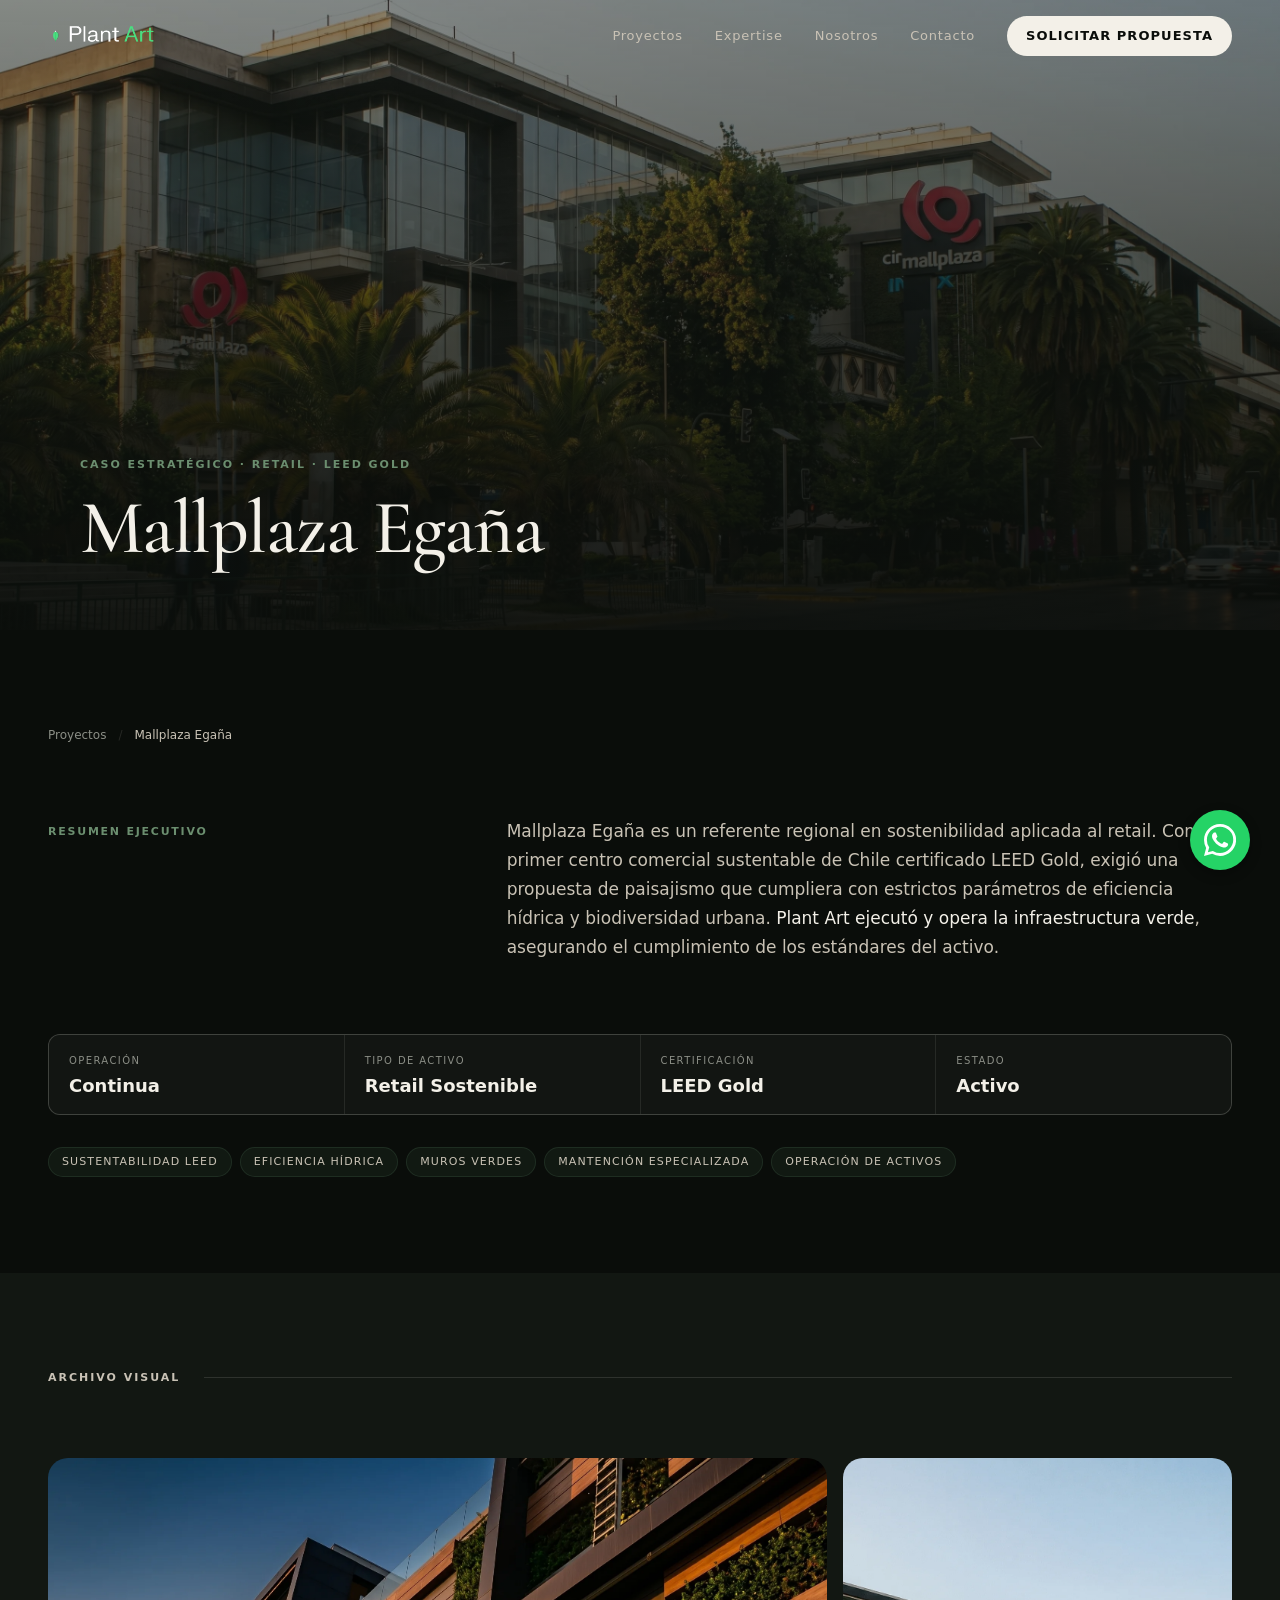
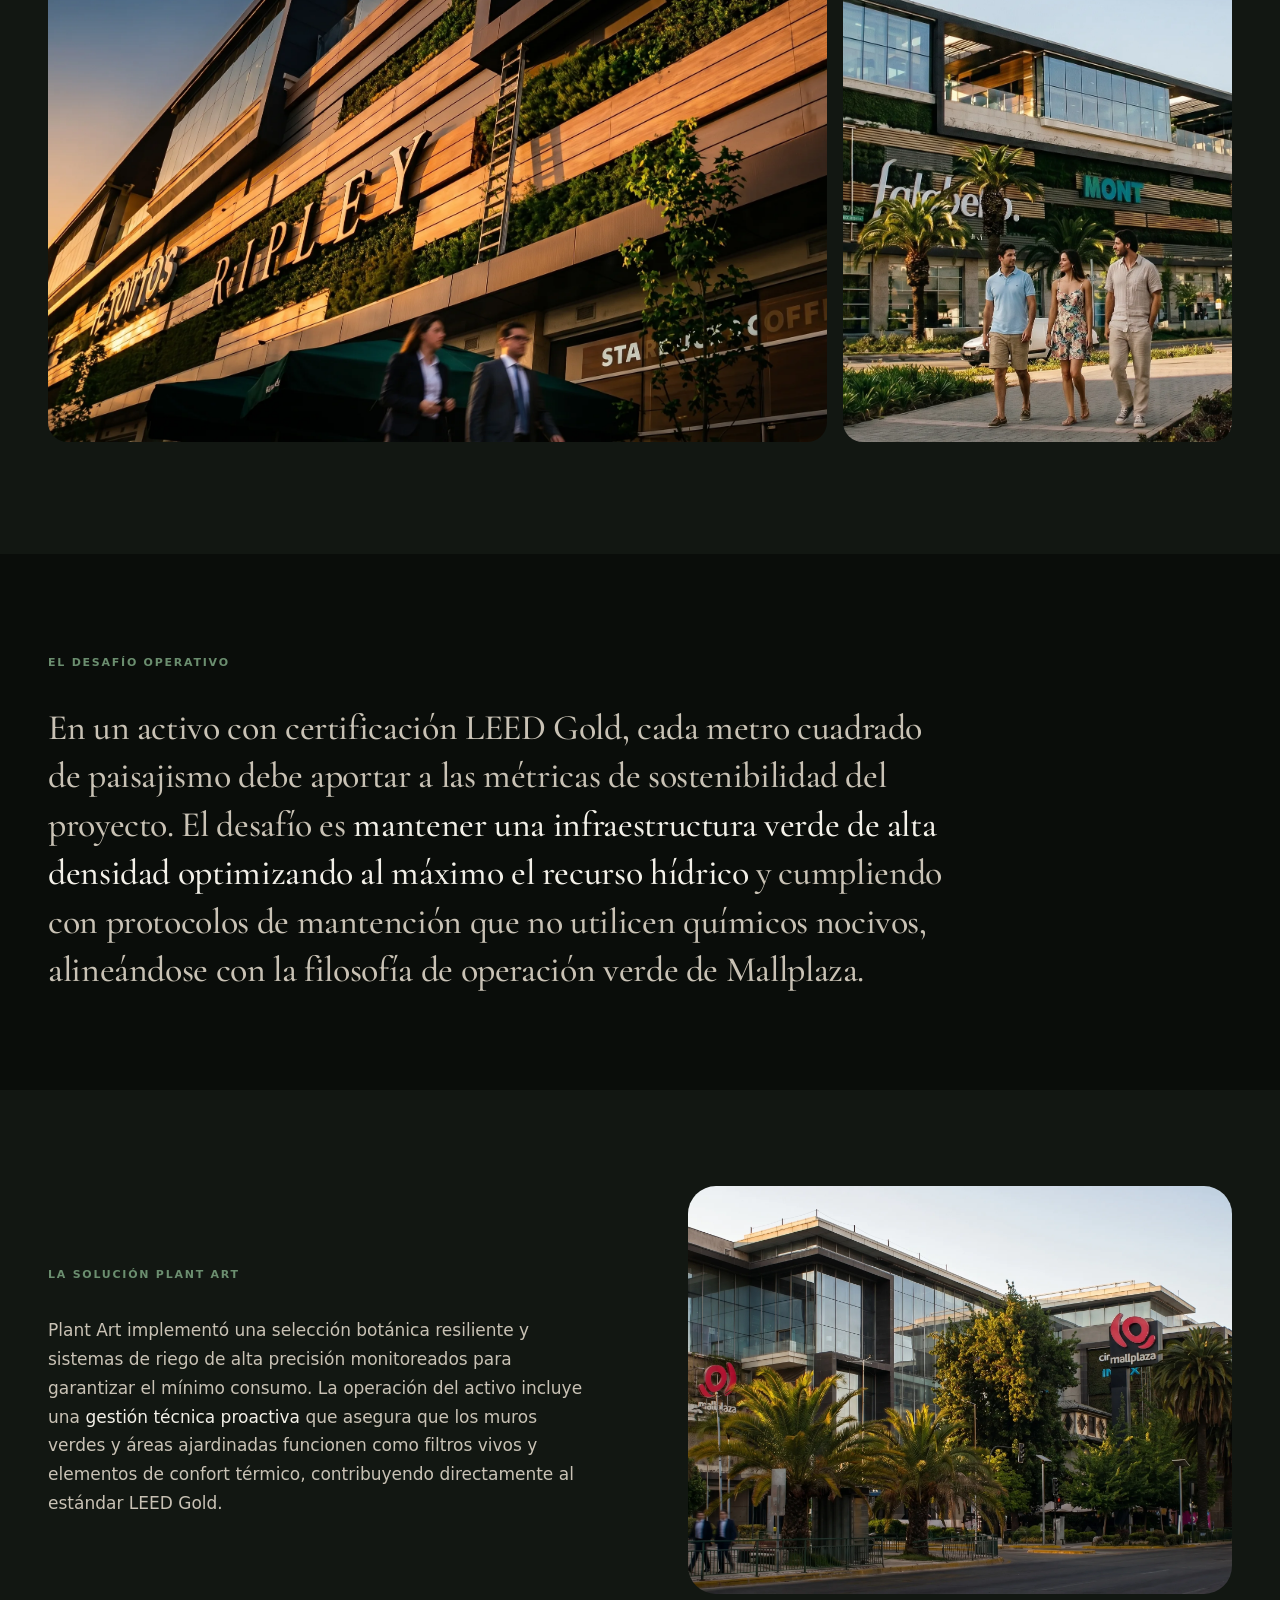
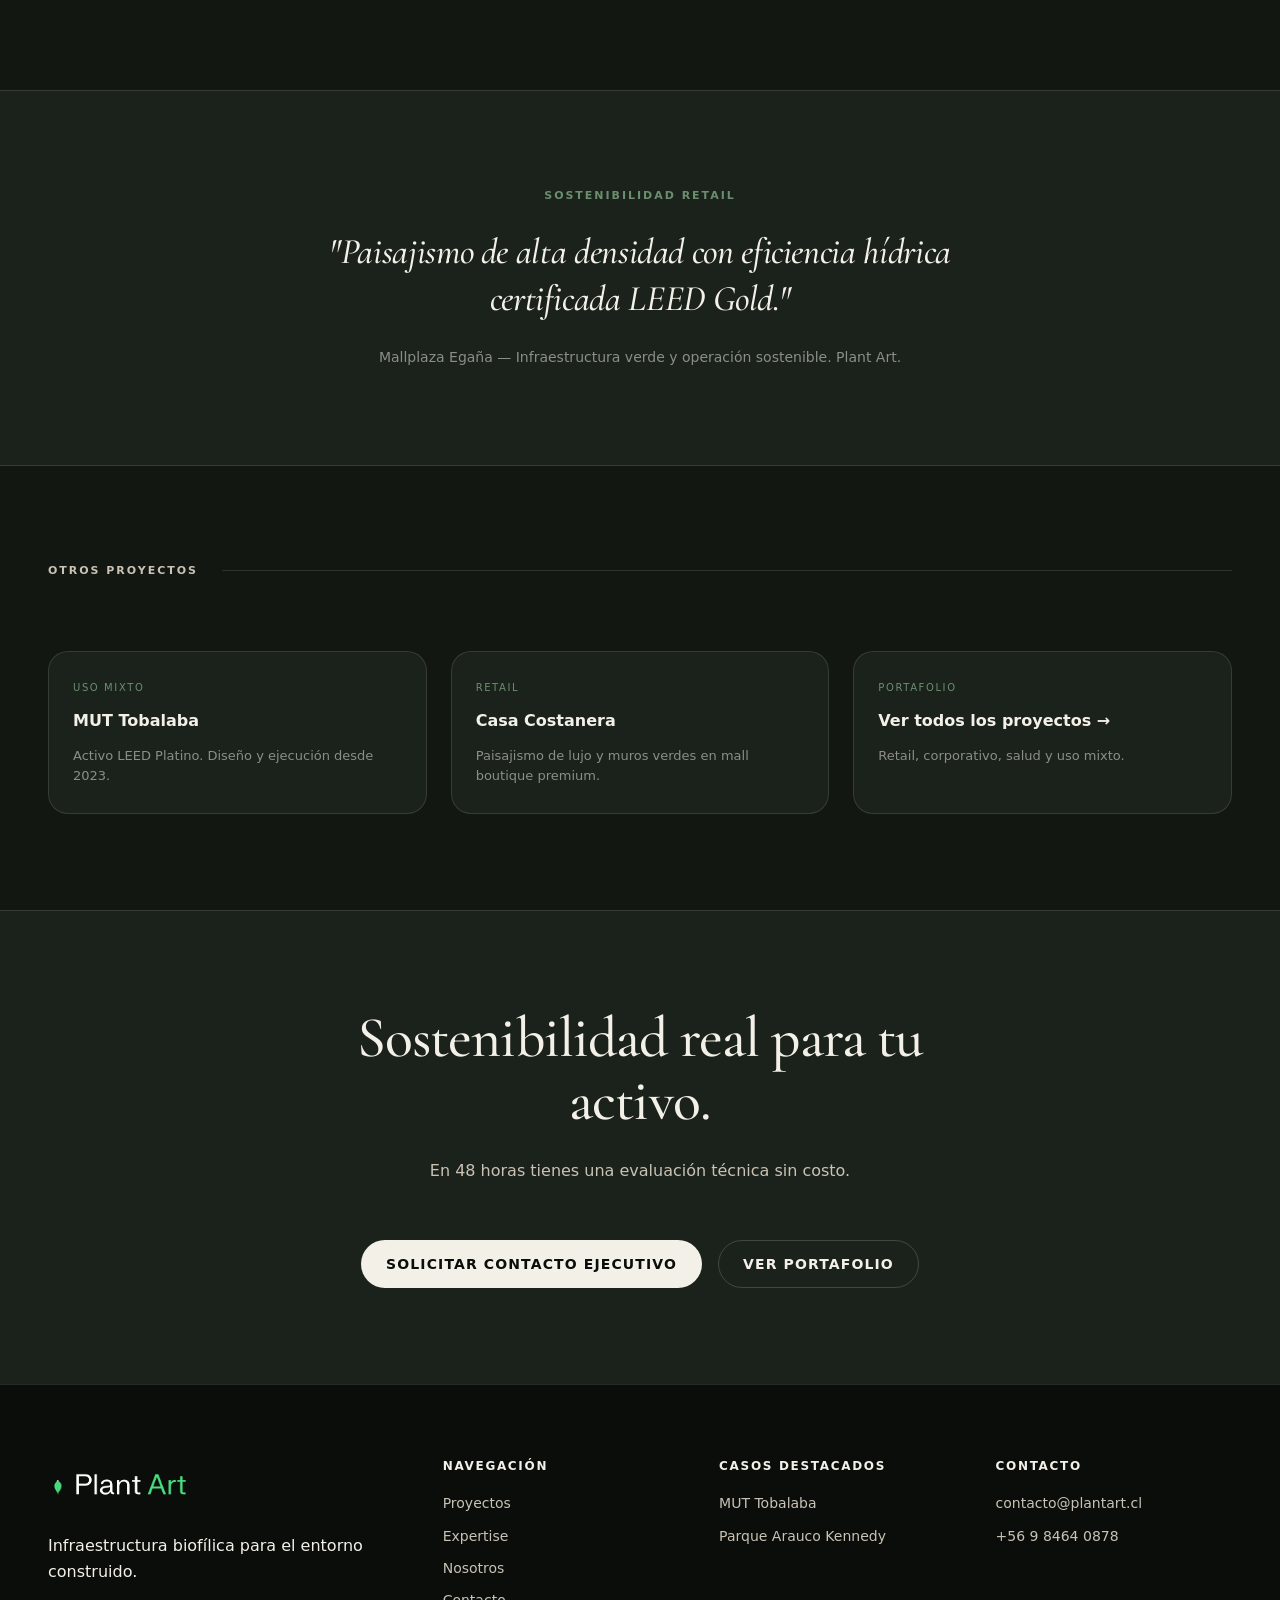
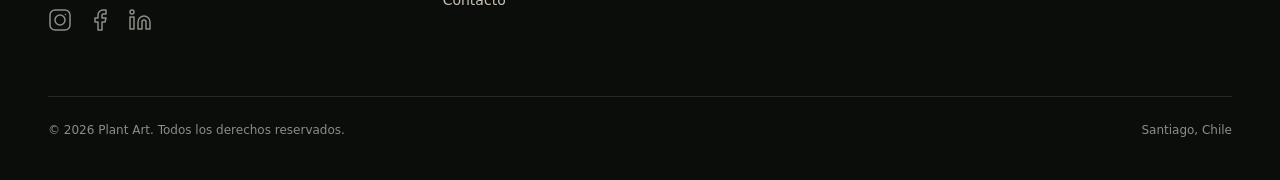
<file: proyectos-plazaegana.html>
<!DOCTYPE html>
<html lang="es">

<head>
  <meta charset="UTF-8">
  <meta name="viewport" content="width=device-width, initial-scale=1.0">
  <title>Mallplaza Egaña | Plant Art — Paisajismo LEED Gold</title>
  <meta name="description"
    content="Plant Art ejecutó y opera la infraestructura verde de Mallplaza Egaña, el primer centro comercial sustentable certificado LEED Gold en Chile.">
  <link rel="canonical" href="https://www.plantart.cl/proyectos-plazaegana">
  <link rel="icon" type="image/png" href="assets/images/Logo Plant Art/plantart-icon.png">
  <link rel="shortcut icon" href="assets/images/Logo Plant Art/plantart-icon.png">

  <meta property="og:title" content="Mallplaza Egaña | Plant Art">
  <meta property="og:description"
    content="Infraestructura verde y paisajismo sostenible en Mallplaza Egaña, activo LEED Gold. Operación continua Plant Art.">
  <meta property="og:type" content="website">
  <meta property="og:image" content="assets/images/plaza-egana/mall-plaza-egana-paisajismo-leed-01.png">

  <script type="application/ld+json">
  {
    "@context": "https://schema.org",
    "@type": "Article",
    "headline": "Mallplaza Egaña — Plant Art",
    "description": "Paisajismo e infraestructura verde sostenible en Mallplaza Egaña, Chile.",
    "author": { "@type": "Organization", "name": "Plant Art" },
    "publisher": { "@type": "Organization", "name": "Plant Art", "url": "https://www.plantart.cl" }
  }
  </script>

  <link rel="preconnect" href="https://fonts.googleapis.com">
  <link rel="preconnect" href="https://fonts.gstatic.com" crossorigin>
  <link
    href="https://fonts.googleapis.com/css2?family=Cormorant+Garamond:ital,wght@0,500;1,500&family=Inter:wght@400;500;600&family=Manrope:wght@600;700&display=swap"
    rel="stylesheet">
  <link rel="icon" type="image/png" href="favicon.png">
  <link rel="apple-touch-icon" href="favicon.png">
  <link rel="stylesheet" href="styles.css">
  <link rel="stylesheet" href="styles-proyectos.css">
</head>

<body>

  <!-- HEADER -->
  <header class="pa-header" role="banner">
    <div class="pa-container">
      <a href="index.html" class="logo" aria-label="Plant Art — Inicio">
        <img src="assets/images/Logo Plant Art/Plantart-logo-navbar.png" alt="Plant Art">
      </a>
      <nav class="pa-header-nav" role="navigation" aria-label="Navegación principal">
        <a href="proyectos.html" class="nav-link">Proyectos</a>
        <a href="index.html#expertise" class="nav-link">Expertise</a>
        <a href="nosotros.html" class="nav-link">Nosotros</a>
        <a href="index.html#contact" class="nav-link">Contacto</a>
        <a href="index.html#contact" class="pa-btn-primary compact">Solicitar propuesta</a>
      </nav>
      <button class="mobile-menu-btn" aria-label="Abrir menú" aria-expanded="false" aria-controls="mobile-drawer">
        <svg viewBox="0 0 24 24" width="24" height="24" stroke="currentColor" stroke-width="1.5" fill="none"
          stroke-linecap="round" aria-hidden="true">
          <line x1="3" y1="6" x2="21" y2="6" />
          <line x1="3" y1="12" x2="21" y2="12" />
          <line x1="3" y1="18" x2="21" y2="18" />
        </svg>
      </button>
    </div>
  </header>

  <div class="mobile-drawer-overlay"></div>
  <div id="mobile-drawer" class="mobile-drawer" role="dialog" aria-modal="true" aria-label="Menú de navegación" aria-hidden="true" inert>
    <button class="close-drawer-btn" aria-label="Cerrar menú">
      <svg viewBox="0 0 24 24" width="24" height="24" stroke="currentColor" stroke-width="1.5" fill="none"
        stroke-linecap="round" aria-hidden="true">
        <line x1="18" y1="6" x2="6" y2="18" />
        <line x1="6" y1="6" x2="18" y2="18" />
      </svg>
    </button>
    <nav class="mobile-drawer-nav">
      <a href="proyectos.html" class="nav-link">Proyectos</a>
      <a href="index.html#expertise" class="nav-link">Expertise</a>
      <a href="nosotros.html" class="nav-link">Nosotros</a>
      <a href="index.html#contact" class="nav-link">Contacto</a>
      <a href="index.html#contact" class="pa-btn-primary mobile-drawer-cta">Solicitar propuesta</a>
    </nav>
  </div>

  <main>

    <!-- ═══ HERO DEL PROYECTO ═══ -->
    <section class="project-detail-hero" aria-label="Cabecera del proyecto Mallplaza Egaña">
      <div class="project-detail-hero-bg">
        <img src="assets/images/plaza-egana/mall-plaza-egana-paisajismo-leed-01.webp"
          alt="Paisajismo sostenible en Mallplaza Egaña — LEED Gold Plant Art"
          onerror="this.style.display='none'">
      </div>
      <div class="project-detail-hero-overlay"></div>
      <div class="project-detail-hero-content">
        <div class="pa-container hero-content-inner">
          <span class="page-hero-eyebrow">Caso estratégico &middot; Retail &middot; LEED Gold</span>
          <h1 class="project-detail-title">Mallplaza Egaña</h1>
        </div>
      </div>
    </section>

    <!-- ═══ RESUMEN EJECUTIVO + DATA GRID ═══ -->
    <section class="proj-section proj-section--light" aria-labelledby="egana-summary">
      <div class="pa-container">

        <!-- Breadcrumb -->
        <nav class="proj-breadcrumb" aria-label="Ruta de navegación">
          <ol class="proj-breadcrumb-list">
            <li><a href="proyectos.html" class="proj-breadcrumb-link">Proyectos</a></li>
            <li class="proj-breadcrumb-sep">/</li>
            <li class="proj-breadcrumb-current">Mallplaza Egaña</li>
          </ol>
        </nav>

        <div class="narrative-section pa-reveal">
          <div>
            <span class="narrative-label" id="egana-summary">Resumen ejecutivo</span>
          </div>
          <div>
            <p class="narrative-body">
              Mallplaza Egaña es un referente regional en sostenibilidad aplicada al retail. Como el primer centro comercial
              sustentable de Chile certificado LEED Gold, exigió una propuesta de paisajismo que cumpliera con
              estrictos parámetros de eficiencia hídrica y biodiversidad urbana.
              <strong>Plant Art ejecutó y opera la infraestructura verde</strong>, asegurando el cumplimiento de los estándares del activo.
            </p>
          </div>
        </div>

        <!-- Data Grid -->
        <div class="data-grid data-grid--4col pa-reveal" data-delay="100" aria-label="Ficha técnica Plaza Egaña">
          <div class="data-cell">
            <span class="data-cell-label">Operación</span>
            <span class="data-cell-value">Continua</span>
          </div>
          <div class="data-cell">
            <span class="data-cell-label">Tipo de activo</span>
            <span class="data-cell-value">Retail Sostenible</span>
          </div>
          <div class="data-cell">
            <span class="data-cell-label">Certificación</span>
            <span class="data-cell-value">LEED Gold</span>
          </div>
          <div class="data-cell">
            <span class="data-cell-label">Estado</span>
            <span class="data-cell-value">Activo</span>
          </div>
        </div>

        <!-- Chips -->
        <div class="chips-list pa-reveal" data-delay="180" aria-label="Servicios aplicados en Plaza Egaña">
          <span class="chip">Sustentabilidad LEED</span>
          <span class="chip">Eficiencia Hídrica</span>
          <span class="chip">Muros Verdes</span>
          <span class="chip">Mantención especializada</span>
          <span class="chip">Operación de activos</span>
        </div>

      </div>
    </section>

    <!-- ═══ GALERÍA EDITORIAL ═══ -->
    <section class="proj-section proj-section--deep" aria-label="Galería de imágenes — Mallplaza Egaña">
      <div class="pa-container">
        <div class="section-label">
          <span class="section-label-text">Archivo visual</span>
        </div>

        <div class="editorial-grid pa-reveal">
          <div class="editorial-grid__hero">
            <img src="assets/images/plaza-egana/mall-plaza-egana-paisajismo-leed-02.webp"
              alt="Muros verdes y vegetación en Mallplaza Egaña — Plant Art" loading="lazy">
          </div>
          <div class="editorial-grid__col-right">
            <div class="editorial-grid__secondary" style="height: 100%;">
              <img src="assets/images/plaza-egana/mall-plaza-egana-paisajismo-leed-03.webp"
                alt="Detalle de especies de bajo consumo hídrico — Plaza Egaña" loading="lazy">
            </div>
          </div>
        </div>
      </div>
    </section>

    <!-- ═══ NARRATIVA: DESAFÍO ═══ -->
    <section class="proj-section proj-section--light" aria-labelledby="egana-challenge">
      <div class="pa-container">
        <div class="narrative-challenge pa-reveal">
          <span class="narrative-label" id="egana-challenge">El desafío operativo</span>
          <p class="narrative-challenge__body">
            En un activo con certificación LEED Gold, cada metro cuadrado de paisajismo debe aportar a las métricas de
            sostenibilidad del proyecto. El desafío es <strong>mantener una infraestructura verde de alta densidad
            optimizando al máximo el recurso hídrico</strong> y cumpliendo con protocolos de mantención que no utilicen
            químicos nocivos, alineándose con la filosofía de operación verde de Mallplaza.
          </p>
        </div>
      </div>
    </section>

    <!-- ═══ NARRATIVA: SOLUCIÓN — Split con imagen ═══ -->
    <section class="proj-section proj-section--deep" aria-labelledby="egana-solution">
      <div class="pa-container">
        <div class="narrative-split pa-reveal">
          <div class="narrative-split__content">
            <span class="narrative-label" id="egana-solution">La solución Plant Art</span>
            <p class="narrative-body">
              Plant Art implementó una selección botánica resiliente y sistemas de riego de alta precisión
              monitoreados para garantizar el mínimo consumo. La operación del activo incluye una
              <strong>gestión técnica proactiva</strong> que asegura que los muros verdes y áreas ajardinadas funcionen
              como filtros vivos y elementos de confort térmico, contribuyendo directamente al estándar LEED Gold.
            </p>
          </div>
          <div class="narrative-split__image">
            <img src="assets/images/plaza-egana/mall-plaza-egana-paisajismo-leed-01.webp"
              alt="Vista panorámica de la infraestructura verde en Mallplaza Egaña" loading="lazy">
          </div>
        </div>
      </div>
    </section>

    <!-- ═══ REFERENTE OPERACIONAL (Quote) ═══ -->
    <section class="proj-section proj-section--surface proj-section--bordered"
      aria-label="Cita referente operacional">
      <div class="pa-container">
        <div class="pa-reveal" style="max-width:760px;margin:0 auto;text-align:center;">
          <span class="page-hero-eyebrow" style="display:block;margin-bottom:var(--space-5);">Sostenibilidad Retail</span>
          <p style="font-family:var(--font-display);font-size:clamp(22px,3vw,36px);font-weight:500;letter-spacing:-0.01em;line-height:1.3;color:var(--pa-text);font-style:italic;">
            "Paisajismo de alta densidad con eficiencia hídrica certificada LEED Gold."
          </p>
          <p style="font-size:14px;color:var(--pa-slate);margin-top:var(--space-5);font-style:normal;">
            Mallplaza Egaña — Infraestructura verde y operación sostenible. Plant Art.
          </p>
        </div>
      </div>
    </section>

    <!-- ═══ PROYECTOS RELACIONADOS ═══ -->
    <section class="proj-section proj-section--deep" aria-labelledby="related-label">
      <div class="pa-container">
        <div class="section-label">
          <span class="section-label-text" id="related-label">Otros proyectos</span>
        </div>
        <div class="related-grid pa-reveal">
          <a href="proyectos-mut.html" class="related-card" aria-label="Ver caso MUT Tobalaba">
            <span class="related-industry">Uso Mixto</span>
            <span class="related-name">MUT Tobalaba</span>
            <p class="related-desc">Activo LEED Platino. Diseño y ejecución desde 2023.</p>
          </a>
          <a href="proyectos-casacostanera.html" class="related-card" aria-label="Ver caso Casa Costanera">
            <span class="related-industry">Retail</span>
            <span class="related-name">Casa Costanera</span>
            <p class="related-desc">Paisajismo de lujo y muros verdes en mall boutique premium.</p>
          </a>
          <a href="proyectos.html" class="related-card" aria-label="Ver portafolio completo">
            <span class="related-industry">Portafolio</span>
            <span class="related-name">Ver todos los proyectos →</span>
            <p class="related-desc">Retail, corporativo, salud y uso mixto.</p>
          </a>
        </div>
      </div>
    </section>

    <!-- ═══ CTA FINAL ═══ -->
    <section class="proj-section proj-section--surface proj-section--bordered-top" aria-label="Llamada a la acción">
      <div class="pa-container">
        <div class="page-cta-block pa-reveal">
          <h2 class="page-cta-title">Sostenibilidad real para tu activo.</h2>
          <p class="page-cta-sub">En 48 horas tienes una evaluación técnica sin costo.</p>
          <div class="cta-group">
            <a href="index.html#contact" class="pa-btn-primary">Solicitar contacto ejecutivo</a>
            <a href="proyectos.html" class="pa-btn-secondary">Ver portafolio</a>
          </div>
        </div>
      </div>
    </section>

  </main>

  <!-- FOOTER -->
  <footer class="pa-footer" role="contentinfo">
    <div class="pa-container">
      <div class="footer-grid">
        <div>
          <div class="footer-logo">
            <img src="assets/images/Logo Plant Art/Plantart-logo-navbar.png" alt="Plant Art">
          </div>
          <p class="footer-tagline">Infraestructura biofílica para el entorno construido.</p>
          <div class="footer-social">
            <a href="https://www.instagram.com/plantart_cl?igsh=OWwyYXlhYWV1ZjJ4" target="_blank" rel="noopener noreferrer" aria-label="Instagram de Plant Art">
              <svg viewBox="0 0 24 24" width="24" height="24" stroke="currentColor" stroke-width="1.5" fill="none" stroke-linecap="round" stroke-linejoin="round" aria-hidden="true"><rect x="2" y="2" width="20" height="20" rx="5"/><circle cx="12" cy="12" r="5"/><line x1="17.5" y1="6.5" x2="17.51" y2="6.5"/></svg>
            </a>
            <a href="https://www.facebook.com/plantartchile/?locale=es_LA" target="_blank" rel="noopener noreferrer" aria-label="Facebook de Plant Art">
                <svg viewBox="0 0 24 24" width="24" height="24" stroke="currentColor" stroke-width="1.5" fill="none" stroke-linecap="round" stroke-linejoin="round" aria-hidden="true"><path d="M18 2h-3a5 5 0 0 0-5 5v3H7v4h3v8h4v-8h3l1-4h-4V7a1 1 0 0 1 1-1h3z"/></svg>
            </a>
            <a href="https://www.linkedin.com/company/plant-art/" target="_blank" rel="noopener noreferrer" aria-label="LinkedIn de Plant Art">
              <svg viewBox="0 0 24 24" width="24" height="24" stroke="currentColor" stroke-width="1.5" fill="none" stroke-linecap="round" stroke-linejoin="round" aria-hidden="true"><path d="M16 8a6 6 0 016 6v7h-4v-7a2 2 0 00-2-2 2 2 0 00-2 2v7h-4v-7a6 6 0 016-6z"/><rect x="2" y="9" width="4" height="12"/><circle cx="4" cy="4" r="2"/></svg>
            </a>
          </div>
        </div>
        <div>
          <h4 class="footer-col-title">Navegación</h4>
          <div class="footer-links">
            <a href="proyectos.html">Proyectos</a>
            <a href="index.html#expertise">Expertise</a>
            <a href="nosotros.html">Nosotros</a>
            <a href="index.html#contact">Contacto</a>
          </div>
        </div>
        <div>
          <h4 class="footer-col-title">Casos destacados</h4>
          <div class="footer-links">
            <a href="proyectos-mut.html">MUT Tobalaba</a>
            <a href="proyectos-arauco.html">Parque Arauco Kennedy</a>
          </div>
        </div>
        <div>
          <h4 class="footer-col-title">Contacto</h4>
          <div class="footer-links">
            <a href="mailto:contacto@plantart.cl">contacto@plantart.cl</a>
            <a href="tel:+56984640878">+56 9 8464 0878</a>
          </div>
        </div>
      </div>
      <div class="footer-bottom">
        <span>© 2026 Plant Art. Todos los derechos reservados.</span>
        <span>Santiago, Chile</span>
      </div>
    </div>
  </footer>

  <button id="back-to-top" class="back-to-top" aria-label="Volver al inicio">
    <svg viewBox="0 0 24 24" width="18" height="18" stroke="currentColor" stroke-width="1.5" fill="none"
      stroke-linecap="round" aria-hidden="true">
      <line x1="12" y1="19" x2="12" y2="5" />
      <polyline points="5 12 12 5 19 12" />
    </svg>
  </button>

  <script src="proyectos.js" defer></script>
    <!-- WhatsApp Floating Button -->
    <a href="https://wa.me/56984640878?text=Hola%20Plant%20Art%2C%20vengo%20de%20su%20sitio%20web%20y%20me%20gustar%C3%ADa%20solicitar%20una%20propuesta%20t%C3%A9cnica." class="wa-float" target="_blank" rel="noopener noreferrer" aria-label="Contactar por WhatsApp">
        <svg viewBox="0 0 24 24" xmlns="http://www.w3.org/2000/svg"><path d="M17.472 14.382c-.297-.149-1.758-.867-2.03-.967-.273-.099-.471-.148-.67.15-.197.297-.767.966-.94 1.164-.173.199-.347.223-.644.075-.297-.15-1.255-.463-2.39-1.475-.883-.788-1.48-1.761-1.653-2.059-.173-.297-.018-.458.13-.606.134-.133.298-.347.446-.52.149-.174.198-.298.298-.497.099-.198.05-.371-.025-.52-.075-.149-.669-1.612-.916-2.207-.242-.579-.487-.5-.669-.51-.173-.008-.371-.01-.57-.01-.198 0-.52.074-.792.372-.272.297-1.04 1.016-1.04 2.479 0 1.462 1.065 2.875 1.213 3.074.149.198 2.096 3.2 5.077 4.487.709.306 1.262.489 1.694.625.712.227 1.36.195 1.871.118.571-.085 1.758-.719 2.006-1.413.248-.694.248-1.289.173-1.413-.074-.124-.272-.198-.57-.347m-5.421 7.403h-.004a9.87 9.87 0 01-5.031-1.378l-.361-.214-3.741.982.998-3.648-.235-.374a9.86 9.86 0 01-1.51-5.26c.001-5.45 4.436-9.884 9.888-9.884 2.64 0 5.122 1.03 6.988 2.898a9.825 9.825 0 012.893 6.994c-.003 5.45-4.437 9.884-9.885 9.884m8.413-18.297A11.815 11.815 0 0012.05 0C5.414 0 .018 5.396.015 12.03a11.811 11.811 0 001.592 5.961L0 24l6.117-1.605a11.77 11.77 0 005.925 1.583h.005c6.637 0 12.032-5.396 12.035-12.032a11.791 11.791 0 00-3.417-8.243"/></svg>
    </a>


    <!-- ── MOBILE BOTTOM NAV ── -->
    <nav id="mobile-bottom-nav" aria-label="Navegación principal mobile" role="navigation">
      <a href="index.html" class="mbn-item" data-section="hero">
        <svg viewBox="0 0 24 24" width="22" height="22" stroke="currentColor" stroke-width="1.5" fill="none" stroke-linecap="round" stroke-linejoin="round">
          <path d="M3 9l9-7 9 7v11a2 2 0 01-2 2H5a2 2 0 01-2-2z"/>
          <polyline points="9 22 9 12 15 12 15 22"/>
        </svg>
        <span>Inicio</span>
      </a>
      <a href="proyectos.html" class="mbn-item is-active" data-section="projects">
        <svg viewBox="0 0 24 24" width="22" height="22" stroke="currentColor" stroke-width="1.5" fill="none" stroke-linecap="round" stroke-linejoin="round">
          <rect x="3" y="3" width="7" height="7"/><rect x="14" y="3" width="7" height="7"/>
          <rect x="3" y="14" width="7" height="7"/><rect x="14" y="14" width="7" height="7"/>
        </svg>
        <span>Proyectos</span>
      </a>
      <a href="nosotros.html" class="mbn-item" data-section="nosotros">
        <svg viewBox="0 0 24 24" width="22" height="22" stroke="currentColor" stroke-width="1.5" fill="none" stroke-linecap="round" stroke-linejoin="round">
          <path d="M17 21v-2a4 4 0 00-4-4H5a4 4 0 00-4 4v2"/>
          <circle cx="9" cy="7" r="4"/>
          <path d="M23 21v-2a4 4 0 00-3-3.87"/>
          <path d="M16 3.13a4 4 0 010 7.75"/>
        </svg>
        <span>Nosotros</span>
      </a>
      <a href="index.html#contact" class="mbn-item" data-section="contact">
        <svg viewBox="0 0 24 24" width="22" height="22" stroke="currentColor" stroke-width="1.5" fill="none" stroke-linecap="round" stroke-linejoin="round">
          <path d="M4 4h16c1.1 0 2 .9 2 2v12c0 1.1-.9 2-2 2H4c-1.1 0-2-.9-2-2V6c0-1.1.9-2 2-2z"/>
          <polyline points="22,6 12,13 2,6"/>
        </svg>
        <span>Contacto</span>
      </a>
    </nav>

    <!-- Mobile Bottom Nav JS -->
    <script>
    (function () {
      if (window.innerWidth >= 768) return;
      var navItems = document.querySelectorAll('.mbn-item[data-section]');
      if (!navItems.length) return;

      // Smooth scroll para anclas internas (solo en index)
      navItems.forEach(function (item) {
        item.addEventListener('click', function (e) {
          var href = item.getAttribute('href');
          if (href && href.startsWith('#')) {
            e.preventDefault();
            var target = document.querySelector(href);
            if (target) target.scrollIntoView({ behavior: 'smooth', block: 'start' });
          }
          setActive(item);
        });
      });

      // Detectar página activa por pathname
      var path = window.location.pathname;
      if (path.includes('nosotros')) {
        markActive('nosotros');
      } else if (path.includes('proyectos')) {
        markActive('projects');
      } else if (path.includes('muros-verdes')) {
        markActive('hero');
      }

      function markActive(section) {
        navItems.forEach(function (item) {
          item.classList.toggle('is-active', item.getAttribute('data-section') === section);
        });
      }

      function setActive(activeItem) {
        navItems.forEach(function (item) {
          item.classList.toggle('is-active', item === activeItem);
        });
      }
    })();
    </script>

</body>

</html>
</file>
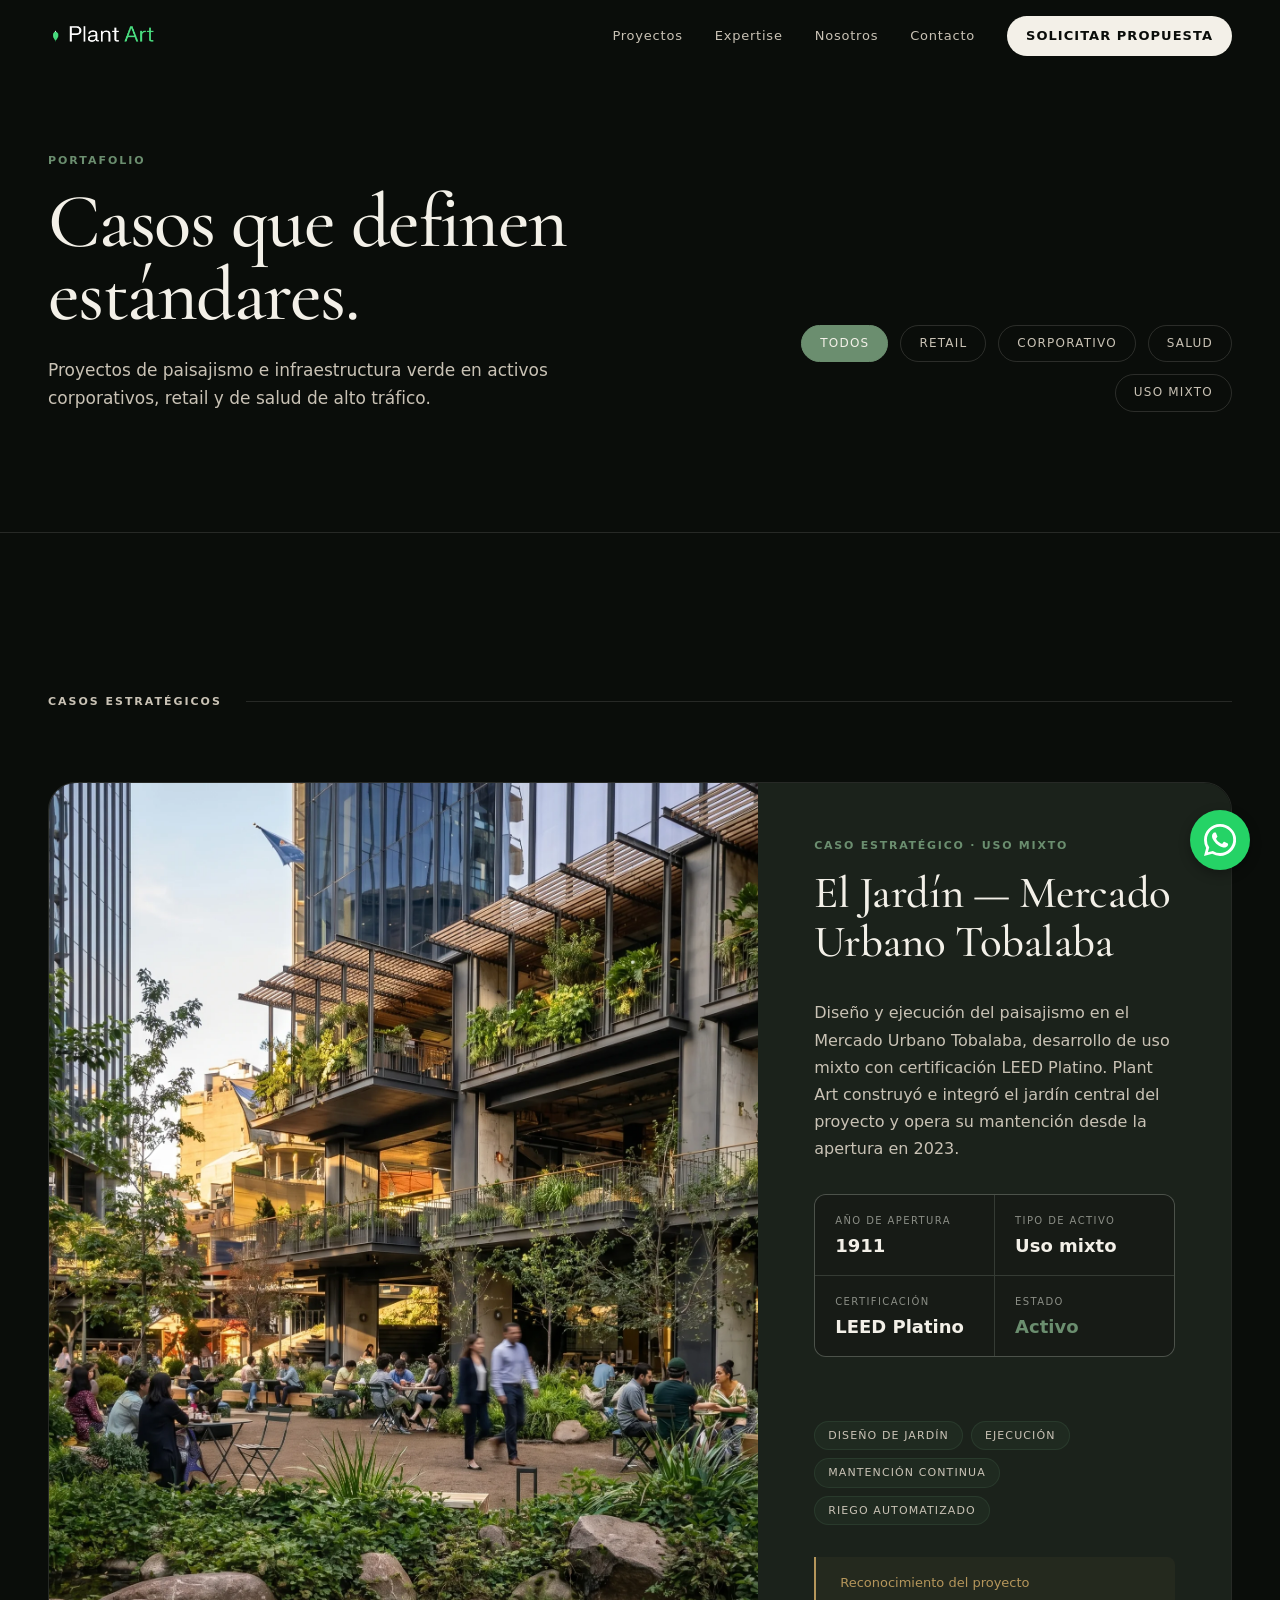
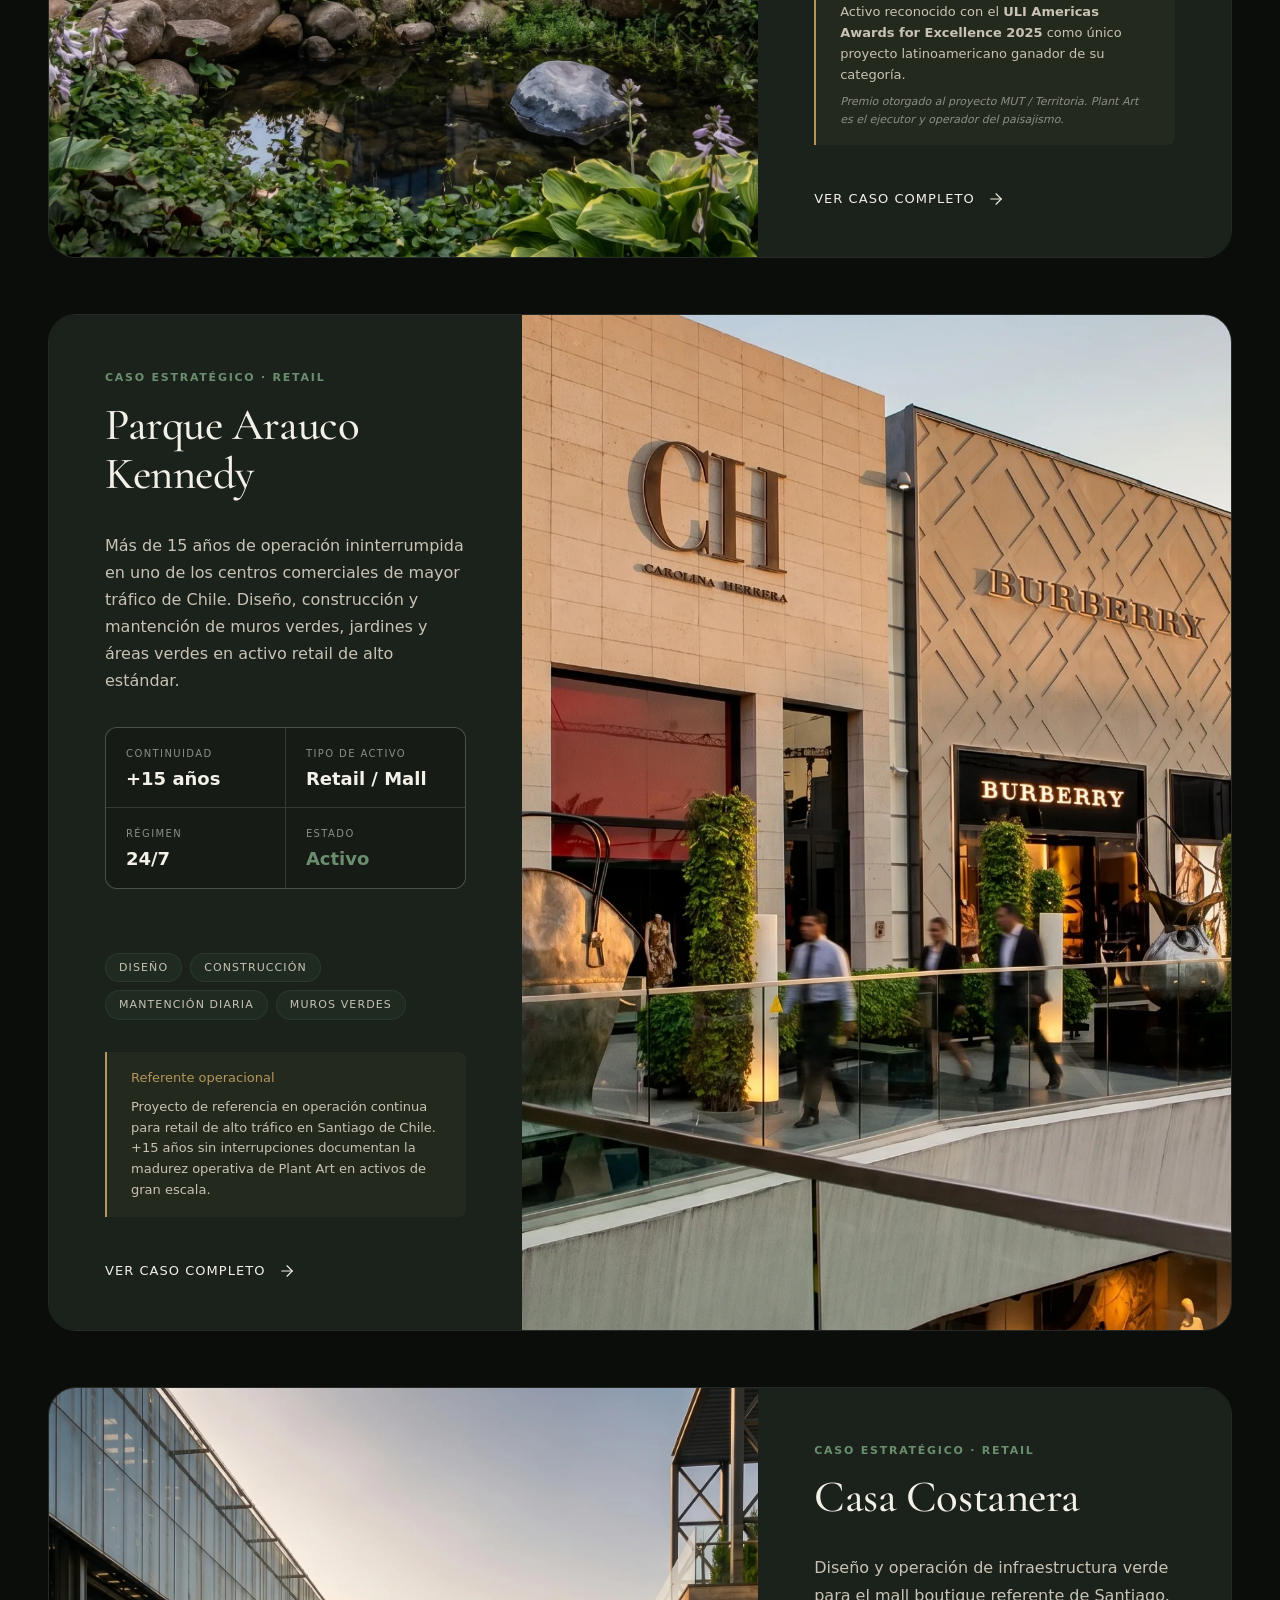
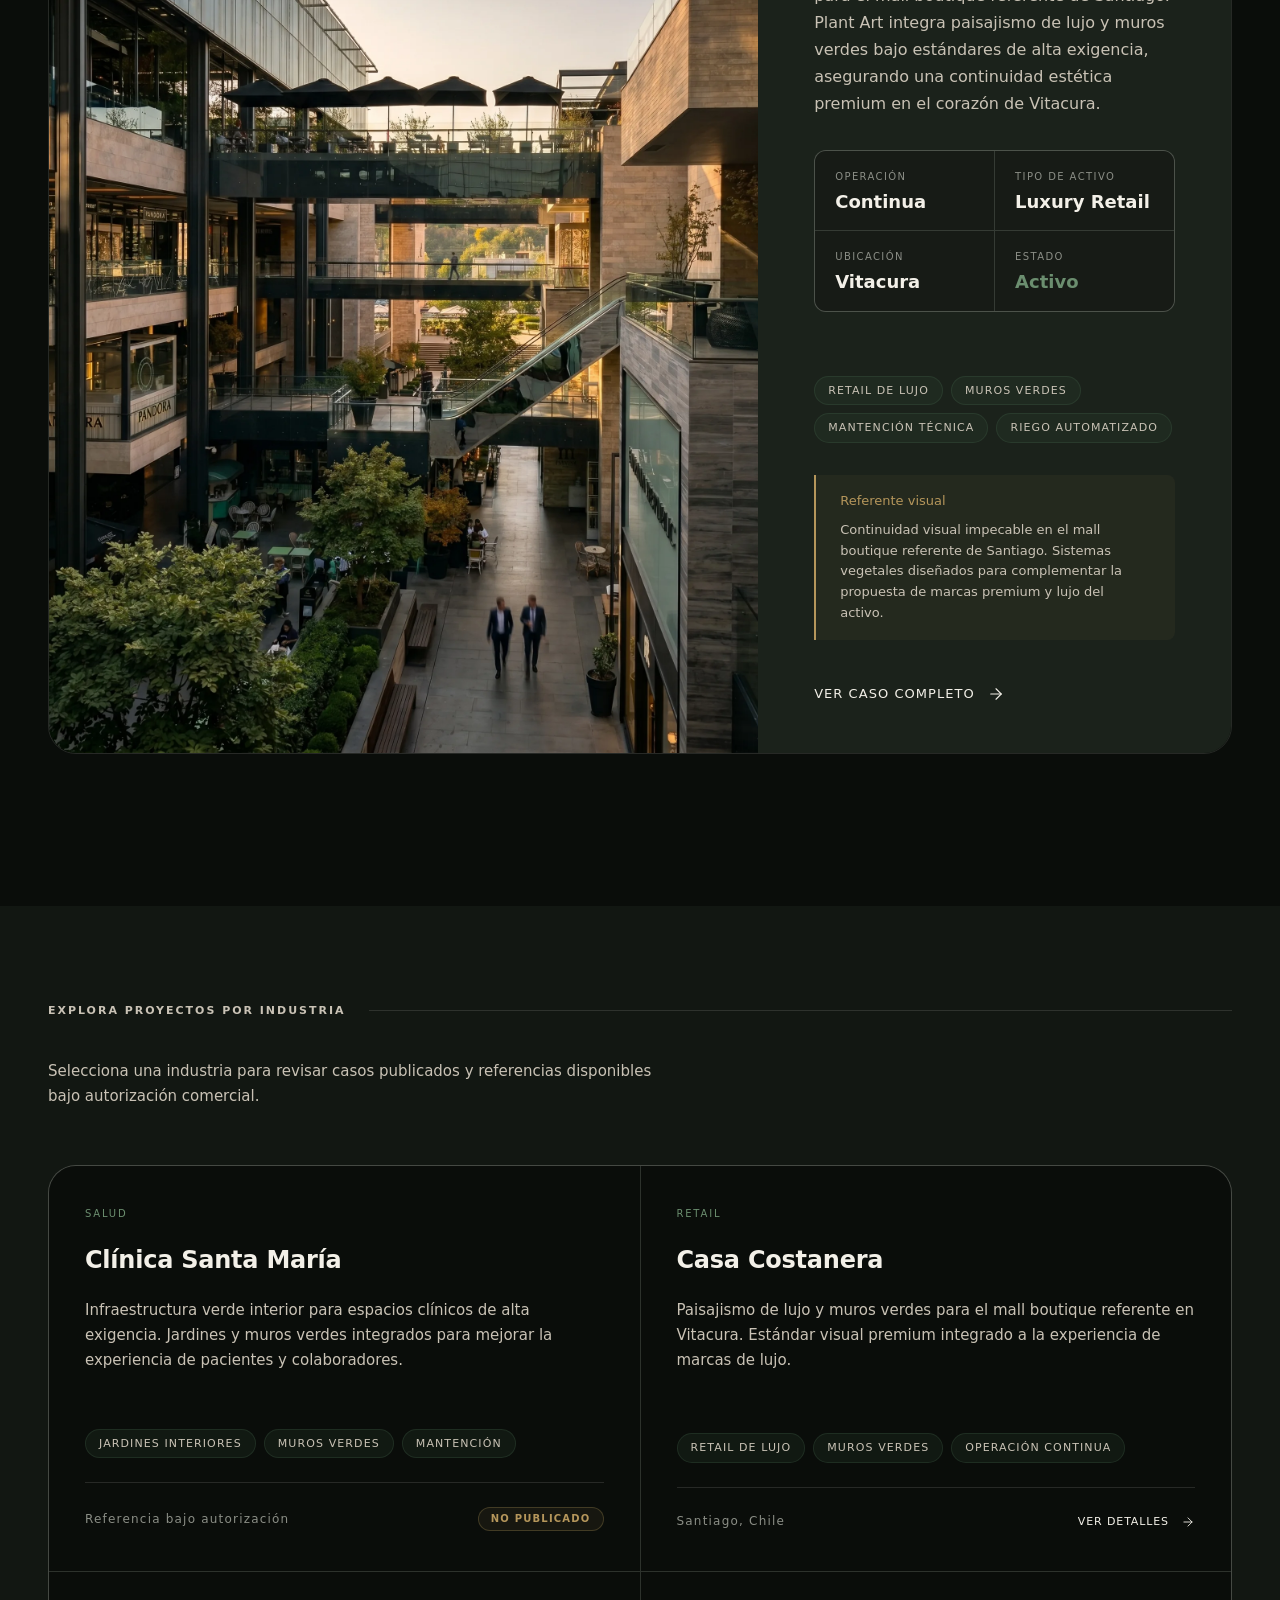
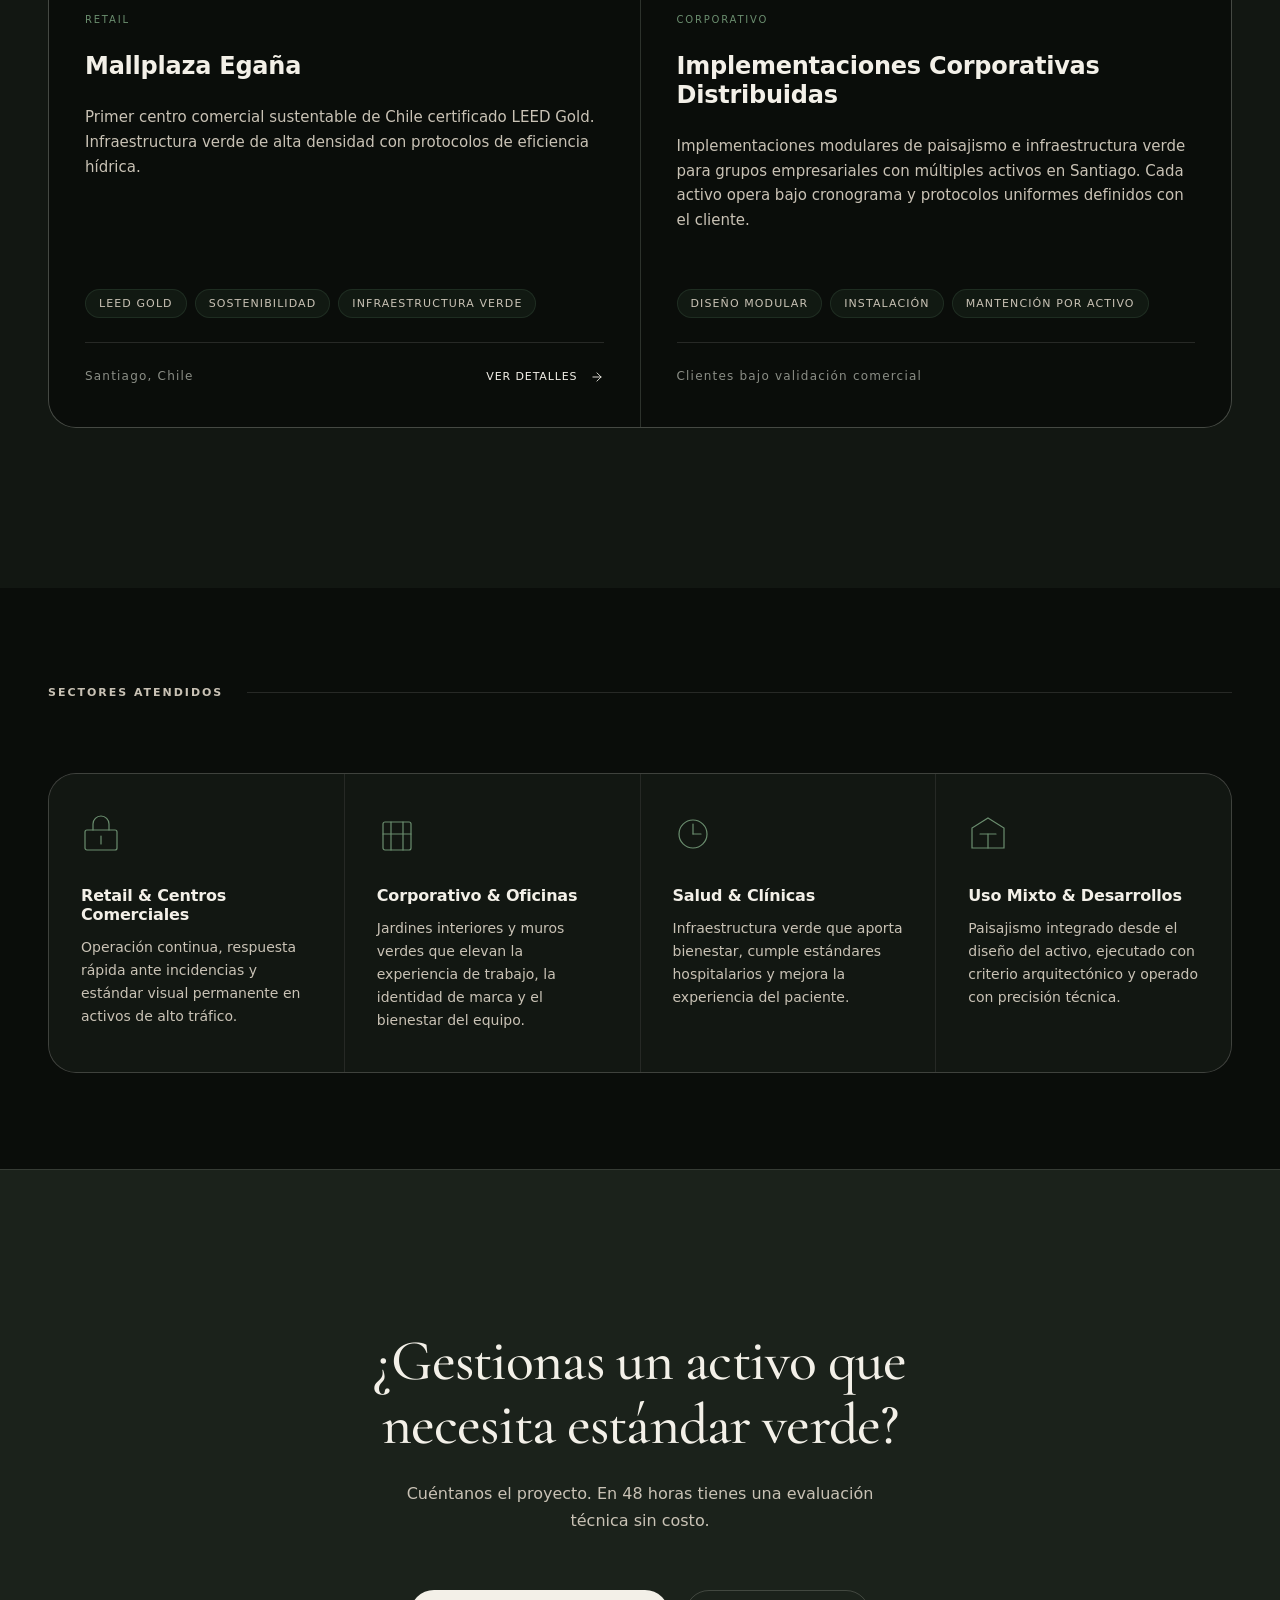
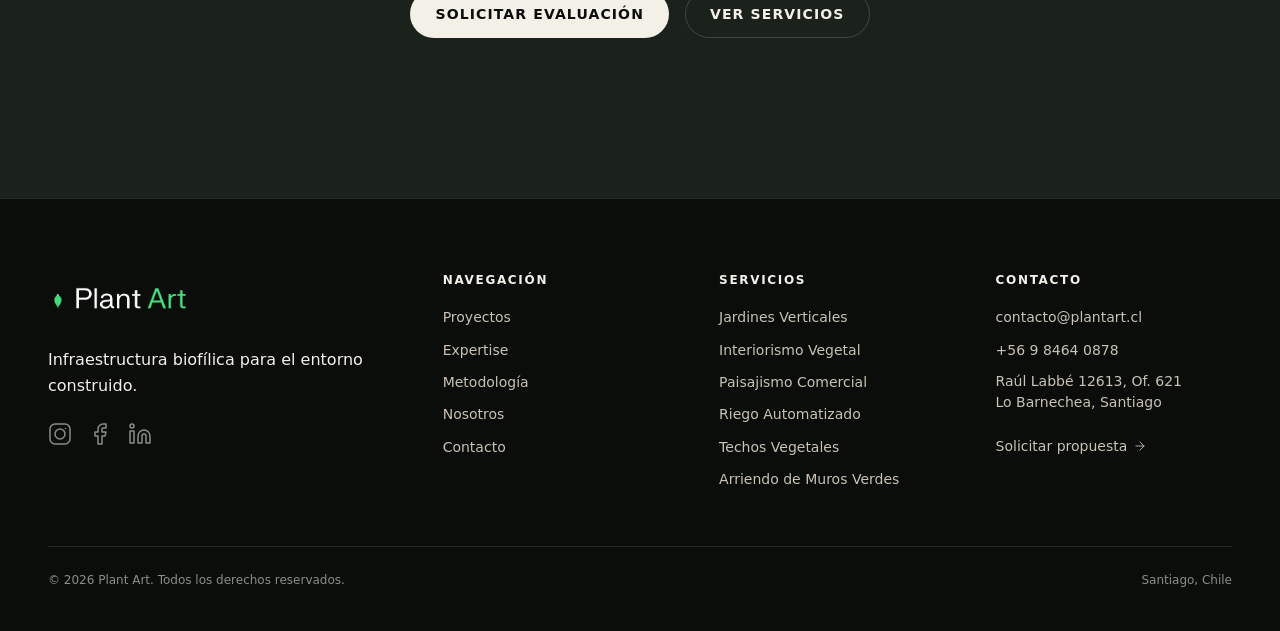
<file: proyectos.html>
<!DOCTYPE html>
<html lang="es">
<head>
  <meta charset="UTF-8">
  <meta name="viewport" content="width=device-width, initial-scale=1.0">
  <title>Proyectos | Plant Art — Paisajismo Corporativo en Chile</title>
  <meta name="description" content="Portafolio de proyectos de Plant Art: paisajismo corporativo, muros verdes y jardines en Parque Arauco Kennedy, MUT Tobalaba, Clínica Santa María y más activos premium en Chile.">
  <meta name="keywords" content="paisajismo corporativo Chile, muros verdes Santiago, jardines corporativos, LEED paisajismo, Plant Art proyectos">
  <link rel="canonical" href="https://www.plantart.cl/proyectos">
  <link rel="icon" type="image/png" href="assets/images/Logo Plant Art/plantart-icon.png">
  <link rel="shortcut icon" href="assets/images/Logo Plant Art/plantart-icon.png">

  <!-- Open Graph -->
  <meta property="og:title" content="Proyectos — Plant Art Chile">
  <meta property="og:description" content="Casos de paisajismo e infraestructura verde para activos corporativos, retail y de salud en Chile.">
  <meta property="og:type" content="website">
  <meta property="og:image" content="assets/images/muros-y-techos-verdes/muros-techos-verdes-paisajismo-corporativo-01.png">

  <!-- Schema.org JSON-LD -->
  <script type="application/ld+json">
  {
    "@context": "https://schema.org",
    "@type": "ItemList",
    "name": "Portafolio de Proyectos — Plant Art",
    "description": "Casos de paisajismo e infraestructura verde para activos corporativos, retail y de salud en Chile.",
    "url": "https://www.plantart.cl/proyectos",
    "itemListElement": [
      {
        "@type": "ListItem",
        "position": 1,
        "name": "El Jardín — Mercado Urbano Tobalaba",
        "url": "https://www.plantart.cl/proyectos-mut"
      },
      {
        "@type": "ListItem",
        "position": 2,
        "name": "Parque Arauco Kennedy",
        "url": "https://www.plantart.cl/proyectos-arauco"
      },
      {
        "@type": "ListItem",
        "position": 3,
        "name": "Casa Costanera",
        "url": "https://www.plantart.cl/proyectos-casacostanera"
      },
      {
        "@type": "ListItem",
        "position": 4,
        "name": "Mallplaza Egaña",
        "url": "https://www.plantart.cl/proyectos-plazaegana"
      }
    ]
  }
  </script>

  <!-- Google Fonts -->
  <link rel="preconnect" href="https://fonts.googleapis.com">
  <link rel="preconnect" href="https://fonts.gstatic.com" crossorigin>
  <link href="https://fonts.googleapis.com/css2?family=Cormorant+Garamond:ital,wght@0,500;1,500&family=Inter:wght@400;500;600&family=Manrope:wght@600;700&display=swap" rel="stylesheet">
  <link rel="icon" type="image/png" href="favicon.png">
  <link rel="apple-touch-icon" href="favicon.png">

  <!-- Styles -->
  <link rel="stylesheet" href="styles.css">
  <link rel="stylesheet" href="styles-proyectos.css">
</head>
<body>

  <!-- ═══════════════════════
       HEADER
  ═══════════════════════ -->
  <header class="pa-header" role="banner">
    <div class="pa-container">
      <a href="index.html" class="logo" aria-label="Plant Art — Inicio">
        <img src="assets/images/Logo Plant Art/Plantart-logo-navbar.png" alt="Plant Art">
      </a>

      <nav class="pa-header-nav" role="navigation" aria-label="Navegación principal">
        <a href="proyectos.html" class="nav-link" aria-current="page">Proyectos</a>
        <a href="index.html#expertise" class="nav-link">Expertise</a>
        <a href="nosotros.html" class="nav-link">Nosotros</a>
        <a href="index.html#contact" class="nav-link">Contacto</a>
        <a href="index.html#contact" class="pa-btn-primary compact">Solicitar propuesta</a>
      </nav>

      <button class="mobile-menu-btn" aria-label="Abrir menú" aria-expanded="false" aria-controls="mobile-drawer">
        <svg viewBox="0 0 24 24" width="24" height="24" stroke="currentColor" stroke-width="1.5" fill="none" stroke-linecap="round" aria-hidden="true">
          <line x1="3" y1="6" x2="21" y2="6"/><line x1="3" y1="12" x2="21" y2="12"/><line x1="3" y1="18" x2="21" y2="18"/>
        </svg>
      </button>
    </div>
  </header>

  <!-- Mobile Drawer -->
  <div class="mobile-drawer-overlay"></div>
  <div id="mobile-drawer" class="mobile-drawer" role="dialog" aria-modal="true" aria-label="Menú de navegación móvil" aria-hidden="true" inert>
    <button class="close-drawer-btn" aria-label="Cerrar menú">
      <svg viewBox="0 0 24 24" width="24" height="24" stroke="currentColor" stroke-width="1.5" fill="none" stroke-linecap="round" aria-hidden="true">
        <line x1="18" y1="6" x2="6" y2="18"/><line x1="6" y1="6" x2="18" y2="18"/>
      </svg>
    </button>
    <nav style="display:flex;flex-direction:column;gap:8px;">
      <a href="proyectos.html" class="nav-link">Proyectos</a>
      <a href="index.html#expertise" class="nav-link">Expertise</a>
      <a href="index.html#approach" class="nav-link">Metodología</a>
      <a href="nosotros.html" class="nav-link">Nosotros</a>
      <a href="index.html#contact" class="nav-link">Contacto</a>
      <a href="index.html#contact" class="pa-btn-primary" style="margin-top:32px;text-align:center;">Solicitar propuesta</a>
    </nav>
  </div>

  <main>

    <!-- ═══════════════════════════════════════════
         SECCIÓN 1 — HERO DE PÁGINA
         Editorial, sin imagen. Frío, preciso.
    ═══════════════════════════════════════════ -->
    <section class="page-hero" aria-labelledby="page-hero-title">
      <div class="pa-container">
        <div class="page-hero-inner">

          <!-- Left: headline -->
          <div>
            <span class="page-hero-eyebrow pa-reveal">Portafolio</span>
            <h1 class="page-hero-title pa-reveal" data-delay="80" id="page-hero-title">
              Casos que definen estándares.
            </h1>
            <p class="page-hero-sub pa-reveal" data-delay="160">
              Proyectos de paisajismo e infraestructura verde en activos corporativos, retail y de salud de alto tráfico.
            </p>
          </div>

          <!-- Right: filter pills -->
          <div class="filter-bar pa-reveal" data-delay="240" role="group" aria-label="Filtrar proyectos por industria">
            <button class="filter-pill is-active" data-filter="all" aria-pressed="true">Todos</button>
            <button class="filter-pill" data-filter="retail" aria-pressed="false">Retail</button>
            <button class="filter-pill" data-filter="corporativo" aria-pressed="false">Corporativo</button>
            <button class="filter-pill" data-filter="salud" aria-pressed="false">Salud</button>
            <button class="filter-pill" data-filter="uso-mixto" aria-pressed="false">Uso Mixto</button>
          </div>

        </div>
      </div>
    </section>

    <!-- ═══════════════════════════════════════════
         SECCIÓN 2 — PROYECTOS INSIGNIA
         Layout alterno 60/40 — profundidad narrativa
    ═══════════════════════════════════════════ -->
    <section class="pt-proj-lg pb-proj bg-base" aria-labelledby="flagship-label">
      <div class="pa-container">

        <div class="section-label">
          <span class="section-label-text" id="flagship-label">Casos estratégicos</span>
        </div>

        <!-- ─── INSIGNIA 1: MUT — imagen izquierda, contenido derecha ─── -->
        <article class="flagship-project pa-reveal" data-industry="uso-mixto" data-state="published" aria-label="Caso estratégico: El Jardín — Mercado Urbano Tobalaba">

          <div class="fp-image">
            <img
              src="assets/images/mut/paisajismo-corporativo-mut-mercado-urbano-tobalaba-plantart-19.webp"
              alt="Jardín integrado en el Mercado Urbano Tobalaba — diseño y ejecución Plant Art"
              loading="eager"
            >
          </div>

          <!-- Contenido -->
          <div class="fp-content">
            <div>
              <span class="fp-eyebrow">Caso Estratégico &middot; Uso Mixto</span>
              <h2 class="fp-title" style="margin-top:12px;">El Jardín — Mercado Urbano Tobalaba</h2>
            </div>

            <p class="fp-description">
              Diseño y ejecución del paisajismo en el Mercado Urbano Tobalaba, desarrollo de uso mixto con certificación LEED Platino.
              Plant Art construyó e integró el jardín central del proyecto y opera su mantención desde la apertura en 2023.
            </p>

            <!-- Data grid -->
            <div class="data-grid" aria-label="Ficha técnica del proyecto">
              <div class="data-cell">
                <span class="data-cell-label">Año de apertura</span>
                <span class="data-cell-value" data-count="2023" data-prefix="">2023</span>
              </div>
              <div class="data-cell">
                <span class="data-cell-label">Tipo de activo</span>
                <span class="data-cell-value">Uso mixto</span>
              </div>
              <div class="data-cell">
                <span class="data-cell-label">Certificación</span>
                <span class="data-cell-value">LEED Platino</span>
              </div>
              <div class="data-cell">
                <span class="data-cell-label">Estado</span>
                <span class="data-cell-value" style="color:var(--pa-moss);">Activo</span>
              </div>
            </div>

            <!-- Chips -->
            <div class="chips-list" aria-label="Servicios aplicados">
              <span class="chip">Diseño de jardín</span>
              <span class="chip">Ejecución</span>
              <span class="chip">Mantención continua</span>
              <span class="chip">Riego automatizado</span>
            </div>

            <!-- Award note — milimétrico respeto al copyright -->
            <div class="award-note" role="note">
              <p class="award-note-title">Reconocimiento del proyecto</p>
              <p class="award-note-text">
                Activo reconocido con el <strong>ULI Americas Awards for Excellence 2025</strong>
                como único proyecto latinoamericano ganador de su categoría.
              </p>
              <p class="award-note-disclaimer">
                Premio otorgado al proyecto MUT / Territoria. Plant Art es el ejecutor y operador del paisajismo.
              </p>
            </div>

            <a href="proyectos-mut.html" class="cta-arrow" aria-label="Ver caso completo de MUT Tobalaba">
              Ver caso completo
              <svg viewBox="0 0 24 24" width="18" height="18" stroke="currentColor" stroke-width="1.5" fill="none" stroke-linecap="round" aria-hidden="true">
                <line x1="5" y1="12" x2="19" y2="12"/><polyline points="12 5 19 12 12 19"/>
              </svg>
            </a>
          </div>
        </article>

        <!-- ─── INSIGNIA 2: PARQUE ARAUCO — contenido izquierda, imagen derecha ─── -->
        <article class="flagship-project reverse pa-reveal" data-industry="retail" data-state="published" data-delay="120" aria-label="Caso estratégico: Parque Arauco Kennedy" style="margin-top:1px;">

          <!-- Imagen -->
          <div class="fp-image">
            <img
              src="assets/images/PAK/parque-arauco-kennedy-paisajismo-corporativo-13.webp"
              alt="Muros verdes y jardines en Parque Arauco Kennedy — operación continua por Plant Art"
              loading="lazy"
            >
          </div>

          <!-- Contenido -->
          <div class="fp-content">
            <div>
              <span class="fp-eyebrow">Caso Estratégico &middot; Retail</span>
              <h2 class="fp-title" style="margin-top:12px;">Parque Arauco Kennedy</h2>
            </div>

            <p class="fp-description">
              Más de 15 años de operación ininterrumpida en uno de los centros comerciales de mayor tráfico de Chile.
              Diseño, construcción y mantención de muros verdes, jardines y áreas verdes en activo retail de alto estándar.
            </p>

            <!-- Data grid -->
            <div class="data-grid" aria-label="Ficha técnica del proyecto">
              <div class="data-cell">
                <span class="data-cell-label">Continuidad</span>
                <span class="data-cell-value">+15 años</span>
              </div>
              <div class="data-cell">
                <span class="data-cell-label">Tipo de activo</span>
                <span class="data-cell-value">Retail / Mall</span>
              </div>
              <div class="data-cell">
                <span class="data-cell-label">Régimen</span>
                <span class="data-cell-value">24/7</span>
              </div>
              <div class="data-cell">
                <span class="data-cell-label">Estado</span>
                <span class="data-cell-value" style="color:var(--pa-moss);">Activo</span>
              </div>
            </div>

            <!-- Chips -->
            <div class="chips-list" aria-label="Servicios aplicados">
              <span class="chip">Diseño</span>
              <span class="chip">Construcción</span>
              <span class="chip">Mantención diaria</span>
              <span class="chip">Muros verdes</span>
            </div>

            <!-- Differentiator -->
            <div class="award-note" role="note">
              <p class="award-note-title">Referente operacional</p>
              <p class="award-note-text">
                Proyecto de referencia en operación continua para retail de alto tráfico en Santiago de Chile.
                +15 años sin interrupciones documentan la madurez operativa de Plant Art en activos de gran escala.
              </p>
            </div>

            <a href="proyectos-arauco.html" class="cta-arrow" aria-label="Ver caso completo de Parque Arauco Kennedy">
              Ver caso completo
              <svg viewBox="0 0 24 24" width="18" height="18" stroke="currentColor" stroke-width="1.5" fill="none" stroke-linecap="round" aria-hidden="true">
                <line x1="5" y1="12" x2="19" y2="12"/><polyline points="12 5 19 12 12 19"/>
              </svg>
            </a>
          </div>
        </article>

        <!-- ─── INSIGNIA 3: CASA COSTANERA — imagen izquierda, contenido derecha ─── -->
        <article class="flagship-project pa-reveal" data-industry="retail" data-state="published" data-delay="140" aria-label="Caso estratégico: Casa Costanera" style="margin-top:1px;">

          <div class="fp-image">
            <img
              src="assets/images/casa-costanera/High-end_editorial_landscape_202604211249.webp"
              alt="Paisajismo de lujo en Casa Costanera — editorial de alto estándar Plant Art"
              loading="lazy"
            >
          </div>

          <!-- Contenido -->
          <div class="fp-content">
            <div>
              <span class="fp-eyebrow">Caso Estratégico &middot; Retail</span>
              <h2 class="fp-title" style="margin-top:12px;">Casa Costanera</h2>
            </div>

            <p class="fp-description">
              Diseño y operación de infraestructura verde para el mall boutique referente de Santiago.
              Plant Art integra paisajismo de lujo y muros verdes bajo estándares de alta exigencia,
              asegurando una continuidad estética premium en el corazón de Vitacura.
            </p>

            <!-- Data grid -->
            <div class="data-grid" aria-label="Ficha técnica del proyecto">
              <div class="data-cell">
                <span class="data-cell-label">Operación</span>
                <span class="data-cell-value">Continua</span>
              </div>
              <div class="data-cell">
                <span class="data-cell-label">Tipo de activo</span>
                <span class="data-cell-value">Luxury Retail</span>
              </div>
              <div class="data-cell">
                <span class="data-cell-label">Ubicación</span>
                <span class="data-cell-value">Vitacura</span>
              </div>
              <div class="data-cell">
                <span class="data-cell-label">Estado</span>
                <span class="data-cell-value" style="color:var(--pa-moss);">Activo</span>
              </div>
            </div>

            <!-- Chips -->
            <div class="chips-list" aria-label="Servicios aplicados">
              <span class="chip">Retail de lujo</span>
              <span class="chip">Muros verdes</span>
              <span class="chip">Mantención técnica</span>
              <span class="chip">Riego automatizado</span>
            </div>

            <!-- Differentiator -->
            <div class="award-note" role="note">
              <p class="award-note-title">Referente visual</p>
              <p class="award-note-text">
                Continuidad visual impecable en el mall boutique referente de Santiago. 
                Sistemas vegetales diseñados para complementar la propuesta de marcas premium y lujo del activo.
              </p>
            </div>

            <a href="proyectos-casacostanera.html" class="cta-arrow" aria-label="Ver caso completo de Casa Costanera">
              Ver caso completo
              <svg viewBox="0 0 24 24" width="18" height="18" stroke="currentColor" stroke-width="1.5" fill="none" stroke-linecap="round" aria-hidden="true">
                <line x1="5" y1="12" x2="19" y2="12"/><polyline points="12 5 19 12 12 19"/>
              </svg>
            </a>
          </div>
        </article>

      </div>
    </section>

    <!-- ═══════════════════════════════════════════
         SECCIÓN 3 — PORTAFOLIO OPERATIVO
         Grid 2 col — casos reales con identidad
    ═══════════════════════════════════════════ -->
    <section class="pt-proj pb-proj-lg" style="background:var(--pa-bg-deep);" aria-labelledby="portfolio-label">
      <div class="pa-container">

        <div class="section-label">
          <span class="section-label-text" id="portfolio-label">Explora proyectos por industria</span>
        </div>

        <p class="portfolio-context pa-reveal" data-delay="80">
          Selecciona una industria para revisar casos publicados y referencias disponibles bajo autorización comercial.
        </p>

        <div class="operative-grid" id="operative-grid">

          <!-- CARD 1: Clínica Santa María -->
          <div class="op-card pa-reveal-scale" data-industry="salud" data-state="restricted" data-delay="0">
            <span class="op-card-industry">Salud</span>
            <h3 class="op-card-name">Clínica Santa María</h3>
            <p class="op-card-desc">
              Infraestructura verde interior para espacios clínicos de alta exigencia.
              Jardines y muros verdes integrados para mejorar la experiencia de pacientes y colaboradores.
            </p>
            <div class="chips-list">
              <span class="chip">Jardines interiores</span>
              <span class="chip">Muros verdes</span>
              <span class="chip">Mantención</span>
            </div>
            <div class="op-card-footer">
              <span class="op-card-year">Referencia bajo autorización</span>
              <span class="status-badge status-badge--restricted">No publicado</span>
            </div>
          </div>

          <!-- CARD 2: Casa Costanera -->
          <div class="op-card pa-reveal-scale" data-industry="retail" data-state="published" data-delay="80">
            <span class="op-card-industry">Retail</span>
            <h3 class="op-card-name">Casa Costanera</h3>
            <p class="op-card-desc">
              Paisajismo de lujo y muros verdes para el mall boutique referente en Vitacura.
              Estándar visual premium integrado a la experiencia de marcas de lujo.
            </p>
            <div class="chips-list">
              <span class="chip">Retail de lujo</span>
              <span class="chip">Muros verdes</span>
              <span class="chip">Operación continua</span>
            </div>
            <div class="op-card-footer">
              <span class="op-card-year">Santiago, Chile</span>
              <a href="proyectos-casacostanera.html" class="cta-arrow" style="margin-top:0;padding-top:0;font-size:11px;" aria-label="Ver detalles de Casa Costanera">
                Ver detalles
                <svg viewBox="0 0 24 24" width="14" height="14" stroke="currentColor" stroke-width="1.5" fill="none" stroke-linecap="round" aria-hidden="true">
                  <line x1="5" y1="12" x2="19" y2="12"/><polyline points="12 5 19 12 12 19"/>
                </svg>
              </a>
            </div>
          </div>

          <!-- CARD 3: Mallplaza Egaña -->
          <div class="op-card pa-reveal-scale" data-industry="retail" data-state="published" data-delay="160">
            <span class="op-card-industry">Retail</span>
            <h3 class="op-card-name">Mallplaza Egaña</h3>
            <p class="op-card-desc">
              Primer centro comercial sustentable de Chile certificado LEED Gold.
              Infraestructura verde de alta densidad con protocolos de eficiencia hídrica.
            </p>
            <div class="chips-list">
              <span class="chip">LEED Gold</span>
              <span class="chip">Sostenibilidad</span>
              <span class="chip">Infraestructura verde</span>
            </div>
            <div class="op-card-footer">
              <span class="op-card-year">Santiago, Chile</span>
              <a href="proyectos-plazaegana.html" class="cta-arrow" style="margin-top:0;padding-top:0;font-size:11px;" aria-label="Ver detalles de Mallplaza Egaña">
                Ver detalles
                <svg viewBox="0 0 24 24" width="14" height="14" stroke="currentColor" stroke-width="1.5" fill="none" stroke-linecap="round" aria-hidden="true">
                  <line x1="5" y1="12" x2="19" y2="12"/><polyline points="12 5 19 12 12 19"/>
                </svg>
              </a>
            </div>
          </div>

          <!-- CARD 4: Corporativo distribuido [CLIENT PENDING] -->
          <div class="op-card pa-reveal-scale" data-industry="corporativo" data-state="restricted" data-delay="240">
            <span class="op-card-industry">Corporativo</span>
            <h3 class="op-card-name">Implementaciones Corporativas Distribuidas</h3>
            <p class="op-card-desc">
              Implementaciones modulares de paisajismo e infraestructura verde para grupos empresariales con múltiples activos en Santiago.
              Cada activo opera bajo cronograma y protocolos uniformes definidos con el cliente.
            </p>
            <div class="chips-list">
              <span class="chip">Diseño modular</span>
              <span class="chip">Instalación</span>
              <span class="chip">Mantención por activo</span>
            </div>
            <div class="op-card-footer">
              <span class="op-card-year">Clientes bajo validación comercial</span>
            </div>
          </div>

        </div>
        <div class="filter-empty-state" data-filter-empty hidden aria-live="polite">
          <h3 data-filter-empty-title>No hay casos publicados en esta categoría todavía.</h3>
          <p data-filter-empty-copy>Podemos compartir referencias similares en una conversación ejecutiva según el tipo de activo y alcance del proyecto.</p>
          <a href="index.html#contact" class="pa-btn-secondary">Solicitar referencia</a>
        </div>
      </div>
    </section>

    <!-- ═══════════════════════════════════════════
         SECCIÓN 5 — INDUSTRIAS ATENDIDAS
    ═══════════════════════════════════════════ -->
    <section class="pt-proj pb-proj" style="background:var(--pa-bg);" aria-labelledby="industries-label">
      <div class="pa-container">

        <div class="section-label">
          <span class="section-label-text" id="industries-label">Sectores atendidos</span>
        </div>

        <div class="industries-grid pa-reveal">

          <div class="industry-block">
            <svg class="industry-icon" viewBox="0 0 40 40" fill="none" stroke="currentColor" stroke-width="1.2" stroke-linecap="round" aria-hidden="true">
              <rect x="4" y="16" width="32" height="20" rx="2"/>
              <path d="M12 16V10a8 8 0 0116 0v6"/>
              <line x1="20" y1="22" x2="20" y2="30"/>
            </svg>
            <h3 class="industry-name">Retail &amp; Centros Comerciales</h3>
            <p class="industry-desc">
              Operación continua, respuesta rápida ante incidencias y estándar visual permanente en activos de alto tráfico.
            </p>
          </div>

          <div class="industry-block">
            <svg class="industry-icon" viewBox="0 0 40 40" fill="none" stroke="currentColor" stroke-width="1.2" stroke-linecap="round" aria-hidden="true">
              <rect x="6" y="8" width="28" height="28" rx="2"/>
              <line x1="14" y1="8" x2="14" y2="36"/>
              <line x1="26" y1="8" x2="26" y2="36"/>
              <line x1="6" y1="20" x2="34" y2="20"/>
            </svg>
            <h3 class="industry-name">Corporativo &amp; Oficinas</h3>
            <p class="industry-desc">
              Jardines interiores y muros verdes que elevan la experiencia de trabajo, la identidad de marca y el bienestar del equipo.
            </p>
          </div>

          <div class="industry-block">
            <svg class="industry-icon" viewBox="0 0 40 40" fill="none" stroke="currentColor" stroke-width="1.2" stroke-linecap="round" aria-hidden="true">
              <circle cx="20" cy="20" r="14"/>
              <line x1="20" y1="10" x2="20" y2="20"/>
              <line x1="20" y1="20" x2="28" y2="20"/>
            </svg>
            <h3 class="industry-name">Salud &amp; Clínicas</h3>
            <p class="industry-desc">
              Infraestructura verde que aporta bienestar, cumple estándares hospitalarios y mejora la experiencia del paciente.
            </p>
          </div>

          <div class="industry-block">
            <svg class="industry-icon" viewBox="0 0 40 40" fill="none" stroke="currentColor" stroke-width="1.2" stroke-linecap="round" aria-hidden="true">
              <polygon points="20 4 36 14 36 34 4 34 4 14"/>
              <line x1="20" y1="34" x2="20" y2="20"/>
              <line x1="12" y1="20" x2="28" y2="20"/>
            </svg>
            <h3 class="industry-name">Uso Mixto &amp; Desarrollos</h3>
            <p class="industry-desc">
              Paisajismo integrado desde el diseño del activo, ejecutado con criterio arquitectónico y operado con precisión técnica.
            </p>
          </div>

        </div>
      </div>
    </section>

    <!-- ═══════════════════════════════════════════
         SECCIÓN 6 — CTA FINAL
    ═══════════════════════════════════════════ -->
    <section class="pt-proj-lg pb-proj-lg" style="background:var(--pa-surface);border-top:1px solid var(--pa-line);" aria-label="Llamado a la acción">
      <div class="pa-container">
        <div class="page-cta-block pa-reveal">
          <h2 class="page-cta-title">¿Gestionas un activo que necesita estándar verde?</h2>
          <p class="page-cta-sub">Cuéntanos el proyecto. En 48 horas tienes una evaluación técnica sin costo.</p>
          <div class="cta-group">
            <a href="index.html#contact" class="pa-btn-primary">Solicitar evaluación</a>
            <a href="index.html#expertise" class="pa-btn-secondary">Ver servicios</a>
          </div>
        </div>
      </div>
    </section>

  </main>

  <!-- ═══════════════════════
       FOOTER
  ═══════════════════════ -->
  <footer class="pa-footer" role="contentinfo">
    <div class="pa-container">
      <div class="footer-grid">
        <div>
          <div class="footer-logo">
            <img src="assets/images/Logo Plant Art/Plantart-logo-navbar.png" alt="Plant Art">
          </div>
          <p class="footer-tagline">Infraestructura biofílica para el entorno construido.</p>
          <div class="footer-social">
            <a href="https://www.instagram.com/plantart_cl?igsh=OWwyYXlhYWV1ZjJ4" target="_blank" rel="noopener noreferrer" aria-label="Instagram de Plant Art">
              <svg viewBox="0 0 24 24" width="24" height="24" stroke="currentColor" stroke-width="1.5" fill="none" stroke-linecap="round" stroke-linejoin="round" aria-hidden="true"><rect x="2" y="2" width="20" height="20" rx="5"/><circle cx="12" cy="12" r="5"/><line x1="17.5" y1="6.5" x2="17.51" y2="6.5"/></svg>
            </a>
            <a href="https://www.facebook.com/plantartchile/?locale=es_LA" target="_blank" rel="noopener noreferrer" aria-label="Facebook de Plant Art">
                <svg viewBox="0 0 24 24" width="24" height="24" stroke="currentColor" stroke-width="1.5" fill="none" stroke-linecap="round" stroke-linejoin="round" aria-hidden="true"><path d="M18 2h-3a5 5 0 0 0-5 5v3H7v4h3v8h4v-8h3l1-4h-4V7a1 1 0 0 1 1-1h3z"/></svg>
            </a>
            <a href="https://www.linkedin.com/company/plant-art/" target="_blank" rel="noopener noreferrer" aria-label="LinkedIn de Plant Art">
              <svg viewBox="0 0 24 24" width="24" height="24" stroke="currentColor" stroke-width="1.5" fill="none" stroke-linecap="round" stroke-linejoin="round" aria-hidden="true"><path d="M16 8a6 6 0 016 6v7h-4v-7a2 2 0 00-2-2 2 2 0 00-2 2v7h-4v-7a6 6 0 016-6z"/><rect x="2" y="9" width="4" height="12"/><circle cx="4" cy="4" r="2"/></svg>
            </a>
          </div>
        </div>

        <div>
          <h4 class="footer-col-title">Navegación</h4>
          <div class="footer-links">
            <a href="proyectos.html">Proyectos</a>
            <a href="index.html#expertise">Expertise</a>
            <a href="index.html#approach">Metodología</a>
            <a href="nosotros.html">Nosotros</a>
            <a href="index.html#contact">Contacto</a>
          </div>
        </div>

        <div>
          <h4 class="footer-col-title">Servicios</h4>
          <div class="footer-links">
            <a href="muros-verdes.html">Jardines Verticales</a>
            <a href="index.html#interiorismo-vegetal">Interiorismo Vegetal</a>
            <a href="index.html#paisajismo-comercial">Paisajismo Comercial</a>
            <a href="index.html#riego-automatizado">Riego Automatizado</a>
            <a href="index.html#techos-vegetales">Techos Vegetales</a>
            <a href="index.html#arriendo-muros-verdes">Arriendo de Muros Verdes</a>
          </div>
        </div>

        <div>
          <h4 class="footer-col-title">Contacto</h4>
          <div class="footer-links">
            <a href="mailto:contacto@plantart.cl">contacto@plantart.cl</a>
            <a href="tel:+56984640878">+56 9 8464 0878</a>
            <span style="color:var(--pa-text-muted);font-size:14px;line-height:1.5;">Raúl Labbé 12613, Of. 621<br>Lo Barnechea, Santiago</span>
            <a href="index.html#contact" class="pa-btn-text" style="margin-top:12px;">
              Solicitar propuesta
              <svg viewBox="0 0 24 24" width="14" height="14" stroke="currentColor" stroke-width="1.5" fill="none" stroke-linecap="round" aria-hidden="true"><line x1="5" y1="12" x2="19" y2="12"/><polyline points="12 5 19 12 12 19"/></svg>
            </a>
          </div>
        </div>
      </div>

      <div class="footer-bottom">
        <span>© 2026 Plant Art. Todos los derechos reservados.</span>
        <span>Santiago, Chile</span>
      </div>
    </div>
  </footer>

  <!-- Back to top -->
  <button id="back-to-top" class="back-to-top" aria-label="Volver al inicio de la página">
    <svg viewBox="0 0 24 24" width="18" height="18" stroke="currentColor" stroke-width="1.5" fill="none" stroke-linecap="round" aria-hidden="true">
      <line x1="12" y1="19" x2="12" y2="5"/><polyline points="5 12 12 5 19 12"/>
    </svg>
  </button>

  <script src="proyectos.js" defer></script>
    <!-- WhatsApp Floating Button -->
    <a href="https://wa.me/56984640878?text=Hola%20Plant%20Art%2C%20vengo%20de%20su%20sitio%20web%20y%20me%20gustar%C3%ADa%20solicitar%20una%20propuesta%20t%C3%A9cnica." class="wa-float" target="_blank" rel="noopener noreferrer" aria-label="Contactar por WhatsApp">
        <svg viewBox="0 0 24 24" xmlns="http://www.w3.org/2000/svg"><path d="M17.472 14.382c-.297-.149-1.758-.867-2.03-.967-.273-.099-.471-.148-.67.15-.197.297-.767.966-.94 1.164-.173.199-.347.223-.644.075-.297-.15-1.255-.463-2.39-1.475-.883-.788-1.48-1.761-1.653-2.059-.173-.297-.018-.458.13-.606.134-.133.298-.347.446-.52.149-.174.198-.298.298-.497.099-.198.05-.371-.025-.52-.075-.149-.669-1.612-.916-2.207-.242-.579-.487-.5-.669-.51-.173-.008-.371-.01-.57-.01-.198 0-.52.074-.792.372-.272.297-1.04 1.016-1.04 2.479 0 1.462 1.065 2.875 1.213 3.074.149.198 2.096 3.2 5.077 4.487.709.306 1.262.489 1.694.625.712.227 1.36.195 1.871.118.571-.085 1.758-.719 2.006-1.413.248-.694.248-1.289.173-1.413-.074-.124-.272-.198-.57-.347m-5.421 7.403h-.004a9.87 9.87 0 01-5.031-1.378l-.361-.214-3.741.982.998-3.648-.235-.374a9.86 9.86 0 01-1.51-5.26c.001-5.45 4.436-9.884 9.888-9.884 2.64 0 5.122 1.03 6.988 2.898a9.825 9.825 0 012.893 6.994c-.003 5.45-4.437 9.884-9.885 9.884m8.413-18.297A11.815 11.815 0 0012.05 0C5.414 0 .018 5.396.015 12.03a11.811 11.811 0 001.592 5.961L0 24l6.117-1.605a11.77 11.77 0 005.925 1.583h.005c6.637 0 12.032-5.396 12.035-12.032a11.791 11.791 0 00-3.417-8.243"/></svg>
    </a>


    <!-- ── MOBILE BOTTOM NAV ── -->
    <nav id="mobile-bottom-nav" aria-label="Navegación principal mobile" role="navigation">
      <a href="index.html" class="mbn-item" data-section="hero">
        <svg viewBox="0 0 24 24" width="22" height="22" stroke="currentColor" stroke-width="1.5" fill="none" stroke-linecap="round" stroke-linejoin="round">
          <path d="M3 9l9-7 9 7v11a2 2 0 01-2 2H5a2 2 0 01-2-2z"/>
          <polyline points="9 22 9 12 15 12 15 22"/>
        </svg>
        <span>Inicio</span>
      </a>
      <a href="proyectos.html" class="mbn-item is-active" data-section="projects">
        <svg viewBox="0 0 24 24" width="22" height="22" stroke="currentColor" stroke-width="1.5" fill="none" stroke-linecap="round" stroke-linejoin="round">
          <rect x="3" y="3" width="7" height="7"/><rect x="14" y="3" width="7" height="7"/>
          <rect x="3" y="14" width="7" height="7"/><rect x="14" y="14" width="7" height="7"/>
        </svg>
        <span>Proyectos</span>
      </a>
      <a href="nosotros.html" class="mbn-item" data-section="nosotros">
        <svg viewBox="0 0 24 24" width="22" height="22" stroke="currentColor" stroke-width="1.5" fill="none" stroke-linecap="round" stroke-linejoin="round">
          <path d="M17 21v-2a4 4 0 00-4-4H5a4 4 0 00-4 4v2"/>
          <circle cx="9" cy="7" r="4"/>
          <path d="M23 21v-2a4 4 0 00-3-3.87"/>
          <path d="M16 3.13a4 4 0 010 7.75"/>
        </svg>
        <span>Nosotros</span>
      </a>
      <a href="index.html#contact" class="mbn-item" data-section="contact">
        <svg viewBox="0 0 24 24" width="22" height="22" stroke="currentColor" stroke-width="1.5" fill="none" stroke-linecap="round" stroke-linejoin="round">
          <path d="M4 4h16c1.1 0 2 .9 2 2v12c0 1.1-.9 2-2 2H4c-1.1 0-2-.9-2-2V6c0-1.1.9-2 2-2z"/>
          <polyline points="22,6 12,13 2,6"/>
        </svg>
        <span>Contacto</span>
      </a>
    </nav>

    <!-- Mobile Bottom Nav JS -->
    <script>
    (function () {
      if (window.innerWidth >= 768) return;
      var navItems = document.querySelectorAll('.mbn-item[data-section]');
      if (!navItems.length) return;

      // Smooth scroll para anclas internas (solo en index)
      navItems.forEach(function (item) {
        item.addEventListener('click', function (e) {
          var href = item.getAttribute('href');
          if (href && href.startsWith('#')) {
            e.preventDefault();
            var target = document.querySelector(href);
            if (target) target.scrollIntoView({ behavior: 'smooth', block: 'start' });
          }
          setActive(item);
        });
      });

      // Detectar página activa por pathname
      var path = window.location.pathname;
      if (path.includes('nosotros')) {
        markActive('nosotros');
      } else if (path.includes('proyectos')) {
        markActive('projects');
      } else if (path.includes('muros-verdes')) {
        markActive('hero');
      }

      function markActive(section) {
        navItems.forEach(function (item) {
          item.classList.toggle('is-active', item.getAttribute('data-section') === section);
        });
      }

      function setActive(activeItem) {
        navItems.forEach(function (item) {
          item.classList.toggle('is-active', item === activeItem);
        });
      }
    })();
    </script>

</body>
</html>
</file>
<file: styles.css>
/* ============================================================
   PLANT ART — Design System
   Version: 3.0 Production (Brand Book Compliant)
   Source of truth: plantart-brand-book-v2.md
   ============================================================ */

/* ── DESIGN TOKENS ── */
:root {
  /* Palette — Black Canopy System (Brand Book §2.2) */
  --pa-bg:         #0A0D0A;
  --pa-bg-deep:    #121712;
  --pa-surface:    #1B221B;
  --pa-text:       #F3F0E8;
  --pa-text-muted: #C9C2B5;
  --pa-moss:       #6B8E6F; /* Mineral Sage — High Contrast Accent */
  --pa-green-deep: #2D4735;
  --pa-gold:       #B5965B;
  --pa-slate:      #8B8E86;
  --pa-line:       rgba(243,240,232,0.12);
  --pa-line-moss:  rgba(64,92,71,0.25);
  --pa-overlay:    rgba(10,13,10,0.38);

  /* Typography (Brand Book §2.4) */
  --font-display: 'Cormorant Garamond', Georgia, serif;
  --font-ui:      'Geist', system-ui, sans-serif;
  --font-body:    'Geist', system-ui, sans-serif;
  --font-mono:    'Geist Mono', monospace;

  /* Spacing Scale (Brand Book §3) */
  --space-1: 4px;   --space-2: 8px;   --space-3: 12px;
  --space-4: 16px;  --space-5: 24px;  --space-6: 32px;
  --space-7: 40px;  --space-8: 56px;  --space-9: 72px;
  --space-10: 96px; --space-11: 120px; --space-12: 160px;

  /* Radius (Brand Book §3) */
  --radius-sm: 8px;   --radius-md: 12px;
  --radius-lg: 20px;  --radius-xl: 28px;  --radius-pill: 999px;

  /* Shadows — ambient only */
  --shadow-ambient: 0 2px 24px rgba(0,0,0,0.18);
  --shadow-card:    0 4px 32px rgba(0,0,0,0.22);

  /* Transitions */
  --transition-fast: 160ms cubic-bezier(0.16, 1, 0.3, 1);
  --transition-mid:  240ms cubic-bezier(0.16, 1, 0.3, 1);
  --transition-slow: 400ms cubic-bezier(0.16, 1, 0.3, 1);

  /* Layout */
  --container-max:   1440px;
  --padding-mobile:  20px;
  --padding-tablet:  32px;
  --padding-desktop: 48px;
  --padding-wide:    72px;

  /* Z-index */
  --z-float: 10;  --z-dropdown: 20;
  --z-header: 30; --z-modal: 40;  --z-toast: 50;
}

/* ── RESET ── */
*, *::before, *::after { box-sizing: border-box; margin: 0; padding: 0; }

html {
  scroll-behavior: smooth;
  -webkit-font-smoothing: antialiased;
  -moz-osx-font-smoothing: grayscale;
  text-rendering: optimizeLegibility;
}

body {
  font-family: var(--font-body);
  font-size: 16px;
  line-height: 1.6;
  color: var(--pa-text);
  background-color: var(--pa-bg);
  overflow-x: hidden;
}

img { display: block; max-width: 100%; height: auto; }
a { color: inherit; text-decoration: none; }
button { font: inherit; cursor: pointer; border: none; background: none; }
ul, ol { list-style: none; }
input, textarea, select { font: inherit; }

::selection {
  background: var(--pa-moss);
  color: var(--pa-text);
}

:focus-visible {
  outline: 2px solid var(--pa-gold);
  outline-offset: 2px;
}

/* ── CONTAINER (Brand Book §3) ── */
.pa-container {
  max-width: var(--container-max);
  margin: 0 auto;
  padding: 0 var(--padding-mobile);
}

@media (min-width: 768px)  { .pa-container { padding: 0 var(--padding-tablet); } }
@media (min-width: 1024px) { .pa-container { padding: 0 var(--padding-desktop); } }
@media (min-width: 1440px) { .pa-container { padding: 0 var(--padding-wide); } }

/* ── TYPOGRAPHY (Brand Book §2.5 — exact values) ── */

/* H1: Cormorant Garamond 500, clamp(42px,7vw,96px), -0.02em, 0.95 */
h1, .h1 {
  font-family: var(--font-display);
  font-weight: 500;
  letter-spacing: -0.04em;
  line-height: 0.9;
  color: var(--pa-text);
}

/* H2: Manrope 600, clamp(24px,3.5vw,40px), -0.02em, 1.1 */
h2, .h2 {
  font-family: var(--font-ui);
  font-weight: 600;
  font-size: clamp(24px, 3.5vw, 40px);
  letter-spacing: -0.02em;
  line-height: 1.1;
  color: var(--pa-text);
}

/* H3: Manrope 600, clamp(18px,2vw,28px), -0.01em, 1.2 */
h3, .h3 {
  font-family: var(--font-ui);
  font-weight: 600;
  font-size: clamp(18px, 2vw, 24px);
  letter-spacing: -0.01em;
  line-height: 1.2;
  color: var(--pa-text);
}

/* Body L: Geist 400, 18px desktop / 17px mobile, 1.65 */
.body-l {
  font-family: var(--font-body);
  font-size: 17px;
  line-height: 1.65;
  color: var(--pa-text-muted);
  letter-spacing: -0.01em;
}

/* Body M: Geist 400, 16px desktop / 15px mobile, 1.6 */
.body-m {
  font-family: var(--font-body);
  font-size: 15px;
  line-height: 1.6;
  color: var(--pa-text-muted);
  max-width: 65ch;
  letter-spacing: -0.01em;
}

@media (min-width: 768px) {
  .body-l { font-size: 18px; }
  .body-m { font-size: 16px; }
}

/* ── ATOMS: EYEBROW (Brand Book: Inter 500, 12px, uppercase, 0.14em, --pa-moss) ── */
.pa-eyebrow {
  font-family: var(--font-body);
  font-size: 12px;
  font-weight: 500;
  letter-spacing: 0.14em;
  text-transform: uppercase;
  color: var(--pa-moss);
  display: block;
  margin-bottom: var(--space-4);
}

/* ── ATOMS: BUTTONS (Brand Book §14 — Inter 600, 14px, uppercase, 0.08em) ── */
.pa-btn-primary {
  height: 48px;
  padding: 0 var(--space-5);
  border-radius: var(--radius-pill);
  background: var(--pa-text);
  color: var(--pa-bg);
  border: 1px solid transparent;
  font-family: var(--font-body);
  font-size: 14px;
  font-weight: 600;
  letter-spacing: 0.08em;
  text-transform: uppercase;
  cursor: pointer;
  transition: all var(--transition-mid);
  text-decoration: none;
  display: inline-flex;
  align-items: center;
  justify-content: center;
  gap: var(--space-2);
  white-space: nowrap;
}

.pa-btn-primary:hover {
  background: #E6E1D6;
  transform: translateY(-1px);
}

.pa-btn-primary:focus-visible {
  outline: 2px solid var(--pa-gold);
  outline-offset: 2px;
}

.pa-btn-primary.compact { height: 40px; padding: 0 18px; font-size: 13px; }

.pa-btn-secondary {
  height: 48px;
  padding: 0 var(--space-5);
  border-radius: var(--radius-pill);
  background: transparent;
  color: var(--pa-text);
  border: 1px solid rgba(243,240,232,0.18);
  font-family: var(--font-body);
  font-size: 14px;
  font-weight: 600;
  letter-spacing: 0.08em;
  text-transform: uppercase;
  cursor: pointer;
  transition: all var(--transition-mid);
  text-decoration: none;
  display: inline-flex;
  align-items: center;
  justify-content: center;
  gap: var(--space-2);
  white-space: nowrap;
}

.pa-btn-secondary:hover {
  border-color: var(--pa-text);
  background: rgba(243,240,232,0.04);
}

.pa-btn-text {
  background: none;
  border: none;
  padding: 0;
  color: var(--pa-text-muted);
  font-family: var(--font-body);
  font-size: 14px;
  font-weight: 500;
  cursor: pointer;
  position: relative;
  display: inline-flex;
  align-items: center;
  gap: 6px;
  transition: color var(--transition-fast);
}

.pa-btn-text::after {
  content: '';
  position: absolute;
  bottom: -2px;
  left: 0;
  width: 0;
  height: 1px;
  background: var(--pa-text);
  transition: width var(--transition-mid);
}

.pa-btn-text:hover { color: var(--pa-text); }
.pa-btn-text:hover::after { width: 100%; }

/* ── ATOMS: INPUTS (Brand Book §15 — height 56px, radius 16px, bg-deep, gold focus) ── */
.pa-label {
  font-family: var(--font-body);
  font-size: 12px;
  font-weight: 500;
  letter-spacing: 0.14em;
  text-transform: uppercase;
  color: var(--pa-slate);
  display: block;
  margin-bottom: var(--space-2);
}

.pa-input {
  height: 56px;
  padding: 0 18px;
  width: 100%;
  background: var(--pa-bg-deep);
  border: 1px solid var(--pa-line);
  border-radius: var(--radius-lg);
  color: var(--pa-text);
  font-family: var(--font-body);
  font-size: 15px;
  transition: border-color var(--transition-mid), box-shadow var(--transition-mid);
}

.pa-input::placeholder { color: rgba(243,240,232,0.45); }
.pa-input:hover { border-color: rgba(243,240,232,0.24); }
.pa-input:focus {
  outline: none;
  border-color: var(--pa-gold);
  box-shadow: 0 0 0 3px rgba(181,150,91,0.08);
}

.pa-textarea {
  min-height: 144px;
  padding: var(--space-4) 18px;
  width: 100%;
  background: var(--pa-bg-deep);
  border: 1px solid var(--pa-line);
  border-radius: var(--radius-lg);
  color: var(--pa-text);
  font-family: var(--font-body);
  font-size: 15px;
  resize: vertical;
  transition: border-color var(--transition-mid), box-shadow var(--transition-mid);
}

.pa-textarea::placeholder { color: rgba(243,240,232,0.45); }
.pa-textarea:hover { border-color: rgba(243,240,232,0.24); }
.pa-textarea:focus {
  outline: none;
  border-color: var(--pa-gold);
  box-shadow: 0 0 0 3px rgba(181,150,91,0.08);
}

/* ── ATOMS: DIVIDER ── */
.pa-divider {
  border: none;
  border-top: 1px solid var(--pa-line);
  margin: 0;
}

/* ── UTILS: LIQUID GLASS ── */
.glass-refraction {
  background: rgba(255, 255, 255, 0.03);
  backdrop-filter: blur(24px);
  -webkit-backdrop-filter: blur(24px);
  border: 1px solid rgba(255, 255, 255, 0.08);
  box-shadow: inset 0 1px 1px rgba(255, 255, 255, 0.1), 0 8px 32px rgba(0, 0, 0, 0.4);
}

.pa-editorial-spacing {
  padding-left: 10vw;
}
@media (min-width: 1200px) {
  .pa-editorial-spacing { padding-left: 15vw; }
}

/* ── ATOMS: ICONS (inline SVG — Lucide stroke 1.5) ── */
.pa-icon {
  display: inline-flex;
  align-items: center;
  justify-content: center;
  flex-shrink: 0;
}

.pa-icon svg {
  width: 20px;
  height: 20px;
  stroke: currentColor;
  stroke-width: 1.5;
  fill: none;
  stroke-linecap: round;
  stroke-linejoin: round;
}

.pa-icon--sm svg { width: 16px; height: 16px; }
.pa-icon--lg svg { width: 24px; height: 24px; }

/* ── SECTION SPACING (Brand Book: compact 72/96, standard 96/120, editorial 120/160) ── */
.pt-compact  { padding-top: var(--space-9); }
.pb-compact  { padding-bottom: var(--space-9); }
.pt-standard { padding-top: var(--space-10); }
.pb-standard { padding-bottom: var(--space-10); }
.pt-editorial { padding-top: var(--space-11); }
.pb-editorial { padding-bottom: var(--space-11); }

@media (min-width: 768px) {
  .pt-compact  { padding-top: var(--space-10); }
  .pb-compact  { padding-bottom: var(--space-10); }
  .pt-standard { padding-top: var(--space-11); }
  .pb-standard { padding-bottom: var(--space-11); }
  .pt-editorial { padding-top: var(--space-12); }
  .pb-editorial { padding-bottom: var(--space-12); }
}

/* ── SECTION HEADER ── */
.section-header { margin-bottom: var(--space-8); }
.section-header h2 { margin-top: var(--space-1); }
.section-header .body-m { margin-top: var(--space-4); max-width: 560px; }

/* ── ORGANISM: HEADER (Brand Book §4 — fixed, z:30, transparent→0.92+blur12, 320ms) ── */
.pa-header {
  position: fixed;
  top: 0;
  left: 0;
  width: 100%;
  height: 60px;
  z-index: var(--z-header);
  transition: background 320ms ease, box-shadow 320ms ease;
  display: flex;
  align-items: center;
}

.pa-header--solid {
  background: rgba(10,13,10,0.92);
  backdrop-filter: blur(12px);
  -webkit-backdrop-filter: blur(12px);
  box-shadow: 0 1px 0 var(--pa-line);
}

@media (min-width: 768px) { .pa-header { height: 72px; } }

.pa-header .pa-container {
  display: flex;
  align-items: center;
  justify-content: space-between;
  width: 100%;
}

/* Logo */
.logo {
  display: flex;
  align-items: center;
  text-decoration: none;
}

.logo img {
  height: clamp(34px, 4vw, 46px);
  width: auto;
  object-fit: contain;
  display: block;
}

/* Nav: Inter 500, 13px */
.pa-header-nav {
  display: none;
  align-items: center;
  gap: var(--space-6);
}

@media (min-width: 1024px) {
  .pa-header-nav { display: flex; }
}

.nav-link {
  font-family: var(--font-body);
  font-size: 13px;
  font-weight: 500;
  letter-spacing: 0.06em;
  color: var(--pa-text-muted);
  transition: color var(--transition-fast);
  text-decoration: none;
}

.nav-link:hover { color: var(--pa-text); }

.mobile-menu-btn {
  display: flex;
  align-items: center;
  justify-content: center;
  color: var(--pa-text);
  width: 40px;
  height: 40px;
}

@media (min-width: 1024px) { .mobile-menu-btn { display: none; } }

/* ── ORGANISM: MOBILE DRAWER (Brand Book §12 — lateral, bg solid, no blur) ── */
.mobile-drawer-overlay {
  position: fixed;
  inset: 0;
  background: rgba(10,13,10,0.6);
  z-index: calc(var(--z-modal) - 1);
  opacity: 0;
  visibility: hidden;
  transition: opacity var(--transition-mid), visibility var(--transition-mid);
}

.mobile-drawer-overlay.is-active {
  opacity: 1;
  visibility: visible;
}

.mobile-drawer {
  position: fixed;
  top: 0;
  right: 0;
  width: 280px;
  height: 100%;
  background: var(--pa-bg);
  z-index: var(--z-modal);
  padding: var(--space-5);
  display: flex;
  flex-direction: column;
  gap: 0;
  transform: translateX(100%);
  transition: transform 280ms ease;
  border-left: 1px solid var(--pa-line);
}

.mobile-drawer.is-open { transform: translateX(0); }

.close-drawer-btn {
  align-self: flex-end;
  color: var(--pa-text);
  width: 40px;
  height: 40px;
  display: flex;
  align-items: center;
  justify-content: center;
  margin-bottom: var(--space-6);
}

.mobile-drawer .nav-link {
  display: block;
  font-size: 18px;
  padding: var(--space-4) 0;
  border-bottom: 1px solid var(--pa-line);
  letter-spacing: 0;
}

/* ── ORGANISM: HERO (Brand Book §5) ── */
.hero-section {
  position: relative;
  min-height: 100dvh;
  overflow: hidden;
  display: flex;
  align-items: center;
}

.hero-background {
  position: absolute;
  inset: 0;
}

.hero-background img,
.hero-background video {
  width: 100%;
  height: 100%;
  object-fit: cover;
}

/* Overlay: vertical base + horizontal darkening on right for text readability */
.hero-overlay {
  position: absolute;
  inset: 0;
  background:
    linear-gradient(to left, rgba(10,13,10,0.72) 0%, rgba(10,13,10,0.28) 52%, transparent 100%),
    linear-gradient(to bottom, rgba(10,13,10,0.10) 0%, rgba(10,13,10,0.38) 50%, rgba(10,13,10,0.65) 100%);
}

.hero-content-wrapper {
  position: relative;
  z-index: 2;
  padding-top: 140px;
  padding-bottom: 80px;
  min-height: 100dvh;
  display: flex;
  align-items: center;
  justify-content: flex-end;
  width: 100%;
}

.hero-content {
  display: flex;
  flex-direction: column;
  align-items: flex-end;
  text-align: right;
  gap: var(--space-6);
  max-width: 620px;
}

@media (max-width: 767px) {
  .hero-content-wrapper {
    justify-content: flex-start;
  }
  .hero-content {
    align-items: flex-start;
    text-align: left;
    max-width: 100%;
  }
}

/* H1 Hero: Brand Book exact — clamp(42px, 7vw, 96px) */
.hero-title {
  font-size: clamp(42px, 7vw, 96px);
}

.hero-content .body-l { max-width: 520px; }

.ctas {
  display: flex;
  flex-wrap: wrap;
  gap: var(--space-4);
  margin-top: var(--space-2);
}

/* Hero Credibility Data Top */
.hero-credibility-top {
  font-family: var(--font-body);
  font-size: 14px;
  font-weight: 600;
  letter-spacing: 0.14em;
  text-transform: uppercase;
  color: var(--pa-gold);
  margin-bottom: var(--space-2);
  display: flex;
  align-items: center;
  gap: var(--space-3);
}

.hero-credibility-top::after {
  content: '';
  flex: 0 0 40px;
  height: 1px;
  background: var(--pa-gold);
  opacity: 0.4;
}

.hero-trust-tag {
  display: inline-flex;
  align-items: center;
  width: fit-content;
  gap: var(--space-3);
  padding: 6px 14px;
  background: rgba(181, 150, 91, 0.05);
  border: 1px solid rgba(181, 150, 91, 0.15);
  border-radius: var(--radius-pill);
  font-family: var(--font-mono);
  font-size: 10px;
  font-weight: 600;
  color: var(--pa-gold);
  text-transform: uppercase;
  letter-spacing: 0.08em;
  margin-bottom: var(--space-1);
  backdrop-filter: blur(8px);
}

.hero-trust-tag .sep {
  width: 1px;
  height: 10px;
  background: var(--pa-gold);
  opacity: 0.3;
}

.hero-trust-tag svg {
  width: 12px;
  height: 12px;
  stroke: var(--pa-gold);
}

/* DELETE: hero-data-bridge styles moved to inline or consolidated */

/* ── MOLECULE: HERO DATA BRIDGE (Premium Trajectory Restoration) ── */
.hero-data-bridge {
  display: inline-flex;
  align-items: center;
  gap: var(--space-8);
  margin-top: var(--space-8);
  padding: var(--space-4) var(--space-6);
  background: rgba(27, 34, 27, 0.4);
  backdrop-filter: blur(12px);
  border: 1px solid rgba(243, 240, 232, 0.08);
  border-radius: var(--radius-md);
  box-shadow: var(--shadow-ambient), inset 0 1px 1px rgba(255,255,255,0.05);
}

.data-bridge-item {
  display: flex;
  flex-direction: column;
  gap: 2px;
}

.data-bridge-value {
  font-family: var(--font-mono);
  font-size: 24px;
  font-weight: 700;
  color: var(--pa-text);
  line-height: 1;
}

.data-bridge-label {
  font-family: var(--font-body);
  font-size: 10px;
  font-weight: 600;
  letter-spacing: 0.1em;
  text-transform: uppercase;
  color: var(--pa-gold);
}

.data-bridge-sep {
  width: 1px;
  height: 24px;
  background: var(--pa-line);
}

@media (max-width: 767px) {
  .hero-data-bridge {
    gap: var(--space-5);
    padding: var(--space-3) var(--space-5);
  }
  .data-bridge-value { font-size: 20px; }
}

/* ── MOLECULE: PROJECT CARD (Brand Book §6 — 60/40 grid) ── */
.projects-grid {
  display: grid;
  gap: var(--space-5);
  grid-template-columns: 1fr;
}

@media (min-width: 768px) {
  .projects-grid {
    grid-template-columns: 3fr 2fr;
    gap: var(--space-5);
  }
}

.projects-col-stacked {
  display: grid;
  gap: var(--space-5);
}

.pa-project-card {
  position: relative;
  overflow: hidden;
  border-radius: var(--radius-lg);
  display: block;
  aspect-ratio: 4/3;
}

.pa-project-card.large { aspect-ratio: 3/2; }

@media (min-width: 768px) {
  .pa-project-card.large { aspect-ratio: auto; height: 100%; }
}

.pa-project-card img {
  width: 100%;
  height: 100%;
  object-fit: cover;
  transition: transform 500ms ease;
}

.pa-project-card:hover img { transform: scale(1.03); }

.project-card-overlay {
  position: absolute;
  inset: 0;
  background: linear-gradient(to top, rgba(10,13,10,0.82) 0%, transparent 50%);
  display: flex;
  flex-direction: column;
  justify-content: flex-end;
  padding: var(--space-5);
  opacity: 0;
  transition: opacity 320ms ease;
}

.pa-project-card:hover .project-card-overlay,
.pa-project-card:focus-within .project-card-overlay { opacity: 1; }

/* Always visible on mobile */
@media (max-width: 767px) {
  .project-card-overlay { opacity: 1; }
}

/* ── MOBILE CAROUSEL: Projects ── */
@media (max-width: 767px) {
  .projects-grid {
    display: flex;
    flex-direction: row;
    overflow-x: auto;
    scroll-snap-type: x mandatory;
    -webkit-overflow-scrolling: touch;
    overscroll-behavior-x: contain;
    gap: 12px;
    /* Bleed past container so cards reach screen edges */
    margin-left: calc(-1 * var(--padding-mobile));
    margin-right: calc(-1 * var(--padding-mobile));
    padding-left: var(--padding-mobile);
    padding-right: var(--padding-mobile);
    padding-bottom: 4px;
    scrollbar-width: none;
  }

  .projects-grid::-webkit-scrollbar { display: none; }

  /* Flatten the stacked column wrapper */
  .projects-col-stacked { display: contents; }

  /* Each card = one carousel slide */
  .pa-project-card,
  .pa-project-card.large {
    flex: 0 0 calc(100vw - 56px);
    max-width: 340px;
    scroll-snap-align: start;
    aspect-ratio: 3 / 4;
  }
}

/* Dots indicator */
.projects-dots {
  display: none;
  justify-content: center;
  align-items: center;
  gap: 6px;
  margin-top: var(--space-5);
}

@media (max-width: 767px) {
  .projects-dots { display: flex; }
}

.projects-dots span {
  display: block;
  height: 6px;
  width: 6px;
  border-radius: var(--radius-pill);
  background: rgba(243, 240, 232, 0.18);
  transition: width 280ms cubic-bezier(0.16, 1, 0.3, 1),
              background 280ms ease;
}

.projects-dots span.active {
  width: 22px;
  background: var(--pa-moss);
}

/* Caption: Inter 500, 11px, uppercase */
.project-meta {
  font-family: var(--font-body);
  font-size: 11px;
  font-weight: 500;
  letter-spacing: 0.12em;
  text-transform: uppercase;
  color: var(--pa-slate);
  margin-bottom: 6px;
}

.project-name {
  font-family: var(--font-ui);
  font-weight: 600;
  font-size: 18px;
  color: var(--pa-text);
  margin-bottom: var(--space-3);
}

/* ── MOLECULE: SERVICE SELECTOR (Apple-inspired detail pattern) ── */
.service-anchor-list {
  position: relative;
  height: 0;
}

.service-anchor {
  position: relative;
  top: 0;
  display: block;
  height: 0;
  overflow: hidden;
  scroll-margin-top: 88px;
}

.expertise-grid.asymmetric {
  display: grid;
  gap: var(--space-6);
  grid-template-columns: 1fr;
}

@media (min-width: 1024px) {
  .expertise-grid.asymmetric {
    grid-template-columns: minmax(0, 1.05fr) minmax(360px, 0.95fr);
    gap: var(--space-8);
    align-items: start;
  }
}

.pa-service-card.protagonist {
  position: relative;
  min-height: 560px;
  overflow: hidden;
  background: var(--pa-surface);
  border: 1px solid rgba(243,240,232,0.08);
  border-radius: var(--radius-xl);
  display: flex;
  flex-direction: column;
  box-shadow: var(--shadow-card);
  transition: border-color var(--transition-mid), transform var(--transition-mid);
}

.service-featured-media {
  position: absolute;
  inset: 0;
  min-height: 0;
  overflow: hidden;
  background: var(--pa-bg-deep);
}

.service-featured-media::after {
  content: '';
  position: absolute;
  inset: 0;
  background:
    linear-gradient(90deg, rgba(10,13,10,0.92) 0%, rgba(10,13,10,0.76) 44%, rgba(10,13,10,0.18) 100%),
    linear-gradient(180deg, rgba(10,13,10,0.14) 0%, rgba(10,13,10,0.9) 100%);
  pointer-events: none;
}

.service-featured-media img {
  width: 100%;
  height: 100%;
  min-height: 100%;
  object-fit: cover;
  transform: scale(1.01);
  transition: opacity 180ms ease, transform 520ms ease;
}

.pa-service-card.protagonist.is-updating .service-featured-media img,
.pa-service-card.protagonist.is-updating .service-featured-copy {
  opacity: 0.35;
}

.service-featured-copy {
  position: relative;
  z-index: 1;
  padding: var(--space-6);
  display: flex;
  flex: 1;
  flex-direction: column;
  justify-content: center;
  gap: var(--space-3);
  transition: opacity 180ms ease;
  max-width: 650px;
}

.pa-service-card.protagonist h3 {
  font-size: clamp(34px, 4.7vw, 58px);
  margin: var(--space-1) 0;
  line-height: 0.98;
  color: var(--pa-text);
  max-width: 11.5ch;
  text-wrap: balance;
}

.pa-service-card.protagonist .body-l { 
  color: var(--pa-text-muted); 
  max-width: 52ch;
}

.service-feature-list {
  display: grid;
  gap: var(--space-2);
  margin-top: 0;
  color: var(--pa-text-muted);
}

.service-feature-list li {
  position: relative;
  padding-left: 20px;
  font-size: 15px;
  line-height: 1.55;
}

.service-feature-list li::before {
  content: '';
  position: absolute;
  top: 0.72em;
  left: 0;
  width: 7px;
  height: 7px;
  border-radius: 50%;
  background: var(--pa-moss);
}

.expertise-cta {
  margin-top: var(--space-4);
  align-self: flex-start;
  background: var(--pa-moss);
  color: var(--pa-text);
  border: none;
}

.expertise-compact-list {
  display: flex;
  flex-direction: column;
  gap: var(--space-3);
}

.pa-service-card.compact {
  width: 100%;
  min-height: 92px;
  padding: var(--space-4) var(--space-5);
  background: rgba(243,240,232,0.035);
  border: 1px solid rgba(243,240,232,0.07);
  border-radius: var(--radius-pill);
  color: var(--pa-text-muted);
  display: grid;
  flex-direction: column;
  align-items: center;
  justify-items: start;
  text-align: left;
  transition: background var(--transition-mid), border-color var(--transition-mid), color var(--transition-mid), transform var(--transition-mid);
}

.pa-service-card.compact:hover {
  background: rgba(243,240,232,0.06);
  border-color: rgba(243,240,232,0.16);
  color: var(--pa-text);
  transform: translateY(-1px);
}

.pa-service-card.compact.is-active {
  background: rgba(107,142,111,0.16);
  border-color: rgba(107,142,111,0.58);
  color: var(--pa-text);
}

.pa-service-card.compact.is-active .service-compact-index {
  color: var(--pa-gold);
}

.service-compact-index {
  display: block;
  font-family: var(--font-body);
  font-size: 12px;
  font-weight: 600;
  letter-spacing: 0.14em;
  line-height: 1.2;
  text-transform: uppercase;
  color: var(--pa-slate);
  transition: color var(--transition-mid);
}

.service-compact-title {
  display: block;
  margin-top: var(--space-2);
  font-size: clamp(18px, 2vw, 24px);
  line-height: 1.16;
  color: currentColor;
  font-weight: 500;
}

/* Card text variation (Brand Book §14): eyebrow(slate) */
.pa-service-card .pa-eyebrow { color: var(--pa-gold); }

@media (min-width: 1024px) {
  .pa-service-card.protagonist {
    position: sticky;
    top: 96px;
  }

  .expertise-compact-list {
    padding-top: var(--space-8);
  }
}

@media (max-width: 767px) {
  .pa-service-card.protagonist {
    min-height: 680px;
    border-radius: var(--radius-lg);
  }

  .service-featured-copy {
    padding: var(--space-5);
    justify-content: flex-start;
  }

  .pa-service-card.protagonist h3 {
    max-width: none;
    font-size: clamp(32px, 10vw, 44px);
  }

  .pa-service-card.compact {
    min-height: 84px;
    border-radius: var(--radius-lg);
  }
}

/* ── MOBILE ACCORDION: Expertise ── */

/* Hide accordion on desktop, show desktop grid */
.expertise-accordion { display: none; }

@media (max-width: 767px) {
  /* Hide desktop grid, show accordion */
  .expertise-grid.asymmetric { display: none; }
  .expertise-accordion { display: flex; flex-direction: column; gap: 0; }
}

.expacc-item {
  border-bottom: 1px solid rgba(243, 240, 232, 0.08);
}

.expacc-item:first-child {
  border-top: 1px solid rgba(243, 240, 232, 0.08);
}

.expacc-trigger {
  width: 100%;
  display: flex;
  align-items: center;
  justify-content: space-between;
  gap: var(--space-4);
  padding: var(--space-4) 0;
  background: none;
  border: none;
  cursor: pointer;
  text-align: left;
  color: var(--pa-text-muted);
  transition: color 240ms ease;
}

.expacc-item.is-open .expacc-trigger,
.expacc-trigger:hover {
  color: var(--pa-text);
}

.expacc-trigger-text {
  display: flex;
  flex-direction: column;
  gap: 4px;
}

.expacc-kicker {
  font-family: var(--font-body);
  font-size: 11px;
  font-weight: 600;
  letter-spacing: 0.14em;
  text-transform: uppercase;
  color: var(--pa-slate);
  transition: color 240ms ease;
}

.expacc-item.is-open .expacc-kicker {
  color: var(--pa-gold);
}

.expacc-subtitle {
  font-size: 17px;
  font-weight: 500;
  line-height: 1.25;
  color: currentColor;
}

.expacc-chevron {
  flex-shrink: 0;
  color: var(--pa-slate);
  transform: rotate(0deg);
  transition: transform 320ms cubic-bezier(0.16, 1, 0.3, 1), color 240ms ease;
}

.expacc-item.is-open .expacc-chevron {
  transform: rotate(180deg);
  color: var(--pa-moss);
}

/* Smooth open/close with grid-template-rows trick */
.expacc-body {
  display: grid;
  grid-template-rows: 0fr;
  transition: grid-template-rows 400ms cubic-bezier(0.16, 1, 0.3, 1);
}

.expacc-item.is-open .expacc-body {
  grid-template-rows: 1fr;
}

.expacc-body-inner {
  overflow: hidden;
}

/* The card inside each accordion body */
.expacc-card {
  position: relative;
  height: 440px;
  overflow: hidden;
  border-radius: var(--radius-lg);
  margin-bottom: var(--space-4);
}

.expacc-media {
  position: absolute;
  inset: 0;
}

.expacc-media::after {
  content: '';
  position: absolute;
  inset: 0;
  background: linear-gradient(180deg,
    rgba(10, 13, 10, 0.1) 0%,
    rgba(10, 13, 10, 0.55) 45%,
    rgba(10, 13, 10, 0.92) 100%);
  pointer-events: none;
}

.expacc-media img {
  width: 100%;
  height: 100%;
  object-fit: cover;
}

.expacc-copy {
  position: absolute;
  inset: 0;
  z-index: 1;
  display: flex;
  flex-direction: column;
  justify-content: flex-end;
  padding: var(--space-5);
  gap: var(--space-3);
}

.expacc-desc {
  font-size: 14px;
  line-height: 1.6;
  color: rgba(243, 240, 232, 0.72);
  margin: 0;
}

.expacc-points {
  display: flex;
  flex-direction: column;
  gap: 6px;
  margin: 0;
  padding: 0;
  list-style: none;
}

.expacc-points li {
  font-size: 13px;
  line-height: 1.5;
  color: rgba(243, 240, 232, 0.58);
  padding-left: 16px;
  position: relative;
}

.expacc-points li::before {
  content: '';
  position: absolute;
  left: 0;
  top: 8px;
  width: 5px;
  height: 5px;
  border-radius: 50%;
  background: var(--pa-moss);
}

.expacc-cta {
  align-self: flex-start;
  margin-top: var(--space-1);
  background: var(--pa-moss);
  border: none;
  color: var(--pa-text);
  font-size: 13px;
  padding: 12px 20px;
}

/* Projects CTA */
.projects-cta { text-align: center; margin-top: var(--space-8); }

/* Trust block body spacing */
.pa-trust h3 + .body-m { margin-top: var(--space-3); }

/* About body and emphasis */
.about-body { display: flex; flex-direction: column; gap: var(--space-5); }
.about-emphasis { color: var(--pa-text); }
.about-cta { margin-top: var(--space-7); align-self: flex-start; }

/* ── MOLECULE: APPROACH STEPS (Sticky Desktop Layout) ── */
.approach-split-layout {
  display: grid;
  grid-template-columns: 1fr;
  gap: var(--space-8);
}

@media (min-width: 1024px) {
  .approach-split-layout {
    grid-template-columns: 5fr 7fr;
    gap: var(--space-10);
    align-items: start;
  }
  .approach-sticky-visual {
    position: sticky;
    top: calc(var(--space-12) + 72px);
    height: calc(100vh - 200px);
    border-radius: var(--radius-lg);
    overflow: hidden;
  }
}

.approach-sticky-visual img {
  width: 100%;
  height: 100%;
  object-fit: cover;
  filter: grayscale(20%);
}

.approach-steps-typographic {
  display: flex;
  flex-direction: column;
  gap: var(--space-9);
  margin-top: var(--space-10);
}

.pa-step-typo {
  display: flex;
  flex-direction: column;
  gap: var(--space-3);
  position: relative;
  padding-left: var(--space-9); /* Room for big numeral cutoff */
}

/* The giant background-style numerals */
.pa-step-big-numeral {
  position: absolute;
  left: -8px;
  top: -24px;
  font-family: var(--font-display);
  font-size: clamp(64px, 10vw, 96px);
  font-weight: 300;
  font-style: italic;
  color: var(--pa-gold);
  opacity: 0.15;
  line-height: 1;
  pointer-events: none;
}

.pa-step-typo h3 {
  font-size: 24px;
  color: var(--pa-text);
  margin: 0;
  position: relative;
  z-index: 1;
}

.pa-step-typo p {
  font-size: 16px;
  color: var(--pa-text-muted);
  line-height: 1.6;
  position: relative;
  z-index: 1;
}

/* Elevated Quote */
.approach-elevated-quote {
  margin-top: var(--space-10);
  background: var(--pa-surface);
  border-left: 2px solid var(--pa-gold);
  padding: var(--space-7);
}

.approach-elevated-quote blockquote {
  font-family: var(--font-display);
  font-size: clamp(28px, 4vw, 40px);
  color: var(--pa-text);
  margin: 0;
  line-height: 1.2;
}

/* ── MOLECULE: CLIENT WALL — Infinite Marquee ── */
.clients-section {
  border-top: 1px solid var(--pa-line);
  border-bottom: 1px solid var(--pa-line);
  background: var(--pa-bg-deep);
  padding: var(--space-8) 0 var(--space-9);
  overflow: hidden;
}

.clients-header {
  margin-bottom: var(--space-7);
  text-align: center;
}
.clients-header .pa-eyebrow { margin-bottom: 0; }

/* ── MARQUEE WRAPPER: clip overflow, fade masks on edges ── */
.clients-marquee-wrapper {
  position: relative;
  width: 100%;
  overflow: hidden;
}

/* Soft fade masks left/right — premium edge treatment */
.clients-marquee-wrapper::before,
.clients-marquee-wrapper::after {
  content: '';
  position: absolute;
  top: 0;
  bottom: 0;
  width: 120px;
  z-index: 2;
  pointer-events: none;
}
.clients-marquee-wrapper::before {
  left: 0;
  background: linear-gradient(to right, var(--pa-bg-deep) 0%, transparent 100%);
}
.clients-marquee-wrapper::after {
  right: 0;
  background: linear-gradient(to left, var(--pa-bg-deep) 0%, transparent 100%);
}

/* ── MARQUEE ANIMATION ── */
@keyframes marquee-scroll {
  0%   { transform: translateX(0); }
  100% { transform: translateX(-50%); }
}

.clients-marquee-track {
  display: flex;
  align-items: center;
  gap: 0;
  width: max-content;
  animation: marquee-scroll 38s linear infinite;
  will-change: transform;
}

/* Pause on hover — premium interaction */
.clients-marquee-wrapper:hover .clients-marquee-track {
  animation-play-state: paused;
}

/* Respect reduced motion */
@media (prefers-reduced-motion: reduce) {
  .clients-marquee-track {
    animation: none;
  }
  .clients-marquee-wrapper::before,
  .clients-marquee-wrapper::after { display: none; }
}

/* ── MARQUEE ITEM ── */
.clients-marquee-item {
  display: flex;
  align-items: center;
  justify-content: center;
  padding: 0 var(--space-9);
  flex-shrink: 0;
  height: 72px;
  position: relative;
}

/* Thin separator between items */
.clients-marquee-item::after {
  content: '';
  position: absolute;
  right: 0;
  top: 50%;
  transform: translateY(-50%);
  width: 1px;
  height: 24px;
  background: var(--pa-line);
}

/* ── MARQUEE TEXT ── */
.clients-marquee-text {
  font-family: var(--font-display);
  font-size: 32px;
  font-weight: 400;
  letter-spacing: 0.08em;
  text-transform: uppercase;
  color: var(--pa-text-muted);
  white-space: nowrap;
  opacity: 0.6;
  transition: opacity var(--transition-mid), color var(--transition-mid);
}

.clients-marquee-item:hover .clients-marquee-text {
  opacity: 1;
  color: var(--pa-text);
}

@media (max-width: 768px) {
  .clients-marquee-text { font-size: 22px; }
  .clients-marquee-item { padding: 0 var(--space-7); }
  .clients-marquee-wrapper::before,
  .clients-marquee-wrapper::after { width: 60px; }
}


/* ── CLIENT LOGO GRID ── */
.clients-logo-grid {
  display: flex;
  flex-wrap: wrap;
  align-items: center;
  justify-content: center;
  gap: var(--space-8) var(--space-10);
  padding: var(--space-8) 0;
}

@media (max-width: 768px) {
  .clients-logo-grid {
    gap: var(--space-6) var(--space-8);
    justify-content: center;
  }
}

.client-item {
  display: flex;
  align-items: center;
  justify-content: center;
  min-height: 32px;
}

.client-logo {
  height: 28px;
  width: auto;
  max-width: 140px;
  object-fit: contain;
  filter: brightness(0) invert(1) opacity(0.45);
  transition: all var(--transition-mid);
}

/* Fallback Text Logo */
.client-text-logo {
  font-family: var(--font-body);
  font-size: 13px;
  font-weight: 600;
  letter-spacing: 0.12em;
  text-transform: uppercase;
  color: var(--pa-text-muted);
  opacity: 0.45;
  transition: all var(--transition-mid);
  white-space: nowrap;
}

.client-item:hover .client-logo,
.client-item:hover .client-text-logo {
  opacity: 1;
  transform: scale(1.05);
}

.client-logo.hide-logo {
  display: none;
}

/* ── MOLECULE: KPI (Brand Book §5.4) ── */
.kpi-row {
  display: grid;
  grid-template-columns: repeat(2, 1fr);
  gap: var(--space-6);
  padding: var(--space-10) 0;
  border-bottom: 1px solid var(--pa-line);
}

@media (min-width: 768px) {
  .kpi-row { grid-template-columns: repeat(4, 1fr); gap: var(--space-8); }
}

.pa-kpi {
  display: flex;
  flex-direction: column;
  gap: var(--space-2);
}

.pa-kpi .number {
  font-family: var(--font-mono);
  font-size: clamp(32px, 4vw, 48px);
  font-weight: 700;
  letter-spacing: -0.02em;
  color: var(--pa-text);
  line-height: 1;
}

.kpi-micro-context {
  font-size: 11px;
  font-weight: 600;
  text-transform: uppercase;
  letter-spacing: 0.1em;
  color: var(--pa-gold);
}

.kpi-divider {
  width: 24px;
  height: 1px;
  background: var(--pa-gold);
  margin: var(--space-2) 0;
  opacity: 0.3;
}

.pa-kpi .pa-label {
  font-size: 13px;
  line-height: 1.4;
  color: var(--pa-text-muted);
}

/* ── MOLECULE: TRUST BLOCKS (Brand Book §10) ── */
.trust-row {
  display: grid;
  grid-template-columns: 1fr;
  gap: var(--space-8);
  padding: var(--space-10) 0;
}

@media (min-width: 768px) {
  .trust-row { grid-template-columns: repeat(3, 1fr); gap: var(--space-10); }
}

.pa-trust {
  display: flex;
  flex-direction: column;
  gap: var(--space-4);
  padding: var(--space-6);
  background: var(--pa-surface);
  border: 1px solid rgba(243,240,232,0.06);
  border-radius: var(--radius-lg);
  transition: transform var(--transition-mid), border var(--transition-mid);
}

.pa-trust:hover {
  transform: translateY(-4px);
  border-color: rgba(107, 142, 111, 0.2);
}

.pa-trust .accent {
  font-family: var(--font-mono);
  font-size: 11px;
  font-weight: 600;
  color: var(--pa-moss);
  letter-spacing: 0.1em;
  text-transform: uppercase;
}

.pa-trust h3 {
  font-family: var(--font-display);
  font-size: 24px;
  font-weight: 500;
  line-height: 1.2;
}

/* ── ORGANISM: ABOUT (Brand Book §11 — 55/45 grid) ── */
.about-grid {
  display: grid;
  grid-template-columns: 1fr;
  gap: var(--space-8);
}

@media (min-width: 1024px) {
  .about-grid { grid-template-columns: 55fr 45fr; align-items: center; }
}

.about-text { display: flex; flex-direction: column; gap: 0; }
.about-text h2 { margin-top: var(--space-1); margin-bottom: var(--space-6); }

.about-image-wrapper {
  order: -1;
  position: relative;
}
@media (min-width: 1024px) { .about-image-wrapper { order: 0; } }

.about-image {
  width: 100%;
  height: 400px;
  object-fit: cover;
  border-radius: var(--radius-lg);
}

@media (min-width: 1024px) { .about-image { height: 100%; min-height: 480px; } }

/* Fallback state when about.jpg fails to load */
.about-image-wrapper.about-image--fallback {
  background: var(--pa-surface);
  border-radius: var(--radius-lg);
  min-height: 400px;
  display: flex;
  align-items: center;
  justify-content: center;
}

.about-image-fallback-content {
  display: none; /* shown via JS class toggle */
  flex-direction: column;
  align-items: center;
  gap: var(--space-4);
  color: var(--pa-slate);
  font-size: 14px;
  letter-spacing: 0.06em;
}

.about-image-wrapper.about-image--fallback .about-image-fallback-content {
  display: flex;
}

/* ── ORGANISM: CONTACT (Brand Book §12 — 40/60 columns) ── */
.contact-grid {
  display: grid;
  grid-template-columns: 1fr;
  gap: var(--space-8);
}

@media (min-width: 1024px) {
  .contact-grid { grid-template-columns: 40fr 60fr; }
}

.contact-intro h2 { margin-top: var(--space-1); }

.contact-info-list {
  display: flex;
  flex-direction: column;
  gap: var(--space-4);
  margin-top: var(--space-7);
}

.contact-info-item {
  display: flex;
  align-items: center;
  gap: var(--space-3);
  font-size: 15px;
  color: var(--pa-text-muted);
}

.contact-info-item svg {
  width: 16px;
  height: 16px;
  stroke: var(--pa-moss);
  stroke-width: 1.5;
  fill: none;
  flex-shrink: 0;
}

.form-grid {
  display: flex;
  flex-direction: column;
  gap: var(--space-5);
}

.form-row-2 {
  display: grid;
  grid-template-columns: 1fr;
  gap: var(--space-5);
}

@media (min-width: 768px) {
  .form-row-2 { grid-template-columns: 1fr 1fr; }
}

.form-group { display: flex; flex-direction: column; }

.field-error {
  min-height: 18px;
  margin-top: 6px;
  color: var(--pa-gold);
  font-family: var(--font-body);
  font-size: 12px;
  line-height: 1.45;
}

.form-group.has-error .pa-label {
  color: var(--pa-gold);
}

.pa-input[aria-invalid="true"],
.pa-textarea[aria-invalid="true"] {
  border-color: rgba(181,150,91,0.7);
  box-shadow: 0 0 0 3px rgba(181,150,91,0.08);
}

.w-full { width: 100%; }

.form-success-message {
  display: none;
  background: rgba(64,92,71,0.12);
  border: 1px solid rgba(64,92,71,0.3);
  border-radius: var(--radius-md);
  padding: var(--space-5);
  color: var(--pa-text);
  font-size: 15px;
  line-height: 1.6;
  text-align: center;
}

.form-success-message.is-visible { display: block; }

/* ── ORGANISM: AWARDS / RECOGNITION (Brand Book §11 — centered editorial, display italic) ── */
.awards-wrapper {
  text-align: center;
  max-width: 800px;
  margin: 0 auto;
}

.awards-eyebrow {
  color: var(--pa-gold);
  margin-bottom: var(--space-6);
}

.awards-title {
  font-family: var(--font-display);
  font-size: clamp(22px, 3.5vw, 36px);
  font-weight: 500;
  font-style: italic;
  line-height: 1.3;
  margin-bottom: var(--space-5);
  color: var(--pa-text);
}

.awards-body {
  margin: 0 auto;
  text-align: center;
  max-width: 60ch;
}

/* ── ORGANISM: FOOTER (Brand Book §13 — 4 columns, bg, hairline top) ── */
.pa-footer {
  background: var(--pa-bg);
  border-top: 1px solid var(--pa-line);
  padding: var(--space-9) 0 var(--space-7);
}

.footer-grid {
  display: grid;
  grid-template-columns: 1fr;
  gap: var(--space-7);
}

@media (min-width: 768px) {
  .footer-grid { grid-template-columns: repeat(2, 1fr); }
}

@media (min-width: 1024px) {
  .footer-grid { grid-template-columns: 1.5fr 1fr 1fr 1fr; gap: var(--space-7); }
}

.footer-logo {
  display: flex;
  align-items: center;
  margin-bottom: 1rem;
}

.footer-logo img {
  height: clamp(40px, 5vw, 60px);
  width: auto;
  object-fit: contain;
  display: block;
}

/* ── MOLECULE: FOOTER SUPER TAGLINE ── */
.footer-super-tagline {
  margin-bottom: var(--space-9);
  padding-bottom: var(--space-8);
  border-bottom: 1px solid var(--pa-line);
}
.footer-super-tagline h2 {
  font-family: var(--font-display);
  font-size: clamp(32px, 5vw, 64px);
  color: var(--pa-text);
  line-height: 1.1;
  max-width: 800px;
}

.footer-social {
  display: flex;
  gap: var(--space-4);
  margin-top: var(--space-5);
}

.footer-social a {
  color: var(--pa-slate);
  transition: color var(--transition-fast);
}

.footer-social a:hover { color: var(--pa-text); }
.footer-social svg { width: 24px; height: 24px; }

.footer-col-title {
  font-family: var(--font-body);
  font-size: 12px;
  font-weight: 600;
  letter-spacing: 0.14em;
  text-transform: uppercase;
  color: var(--pa-text);
  margin-bottom: var(--space-4);
}

.footer-links {
  display: flex;
  flex-direction: column;
  gap: 10px;
}

.footer-links a {
  font-size: 14px;
  color: var(--pa-text-muted);
  transition: color var(--transition-fast);
}

.footer-links a:hover { color: var(--pa-text); }

.footer-bottom {
  border-top: 1px solid var(--pa-line);
  margin-top: var(--space-8);
  padding-top: var(--space-5);
  display: flex;
  flex-direction: column;
  gap: var(--space-2);
  font-size: 12px;
  color: var(--pa-slate);
}

@media (min-width: 768px) {
  .footer-bottom { flex-direction: row; justify-content: space-between; }
}


/* Legacy animations removed to avoid conflict with GSAP */

/* ── FOOTER UTILITIES ── */
.footer-address {
  color: var(--pa-text-muted);
  font-size: 14px;
  line-height: 1.5;
}

.footer-proposal-link {
  margin-top: var(--space-2);
}

/* ── BACKGROUND ALTERNATION ── */
.bg-deep { background: var(--pa-bg-deep); }
.bg-base { background: var(--pa-bg); }

/* ── FALLBACK & CHIP (Brand Book §6) ── */
.pa-project-card.image-fallback {
  background: var(--pa-surface);
  border: 1px solid var(--pa-line);
}
.pa-project-card.image-fallback::before {
  content: "IMAGEN PENDIENTE";
  position: absolute;
  inset: 0;
  display: flex;
  align-items: center;
  justify-content: center;
  font-family: var(--font-body);
  font-size: 11px;
  letter-spacing: 0.1em;
  color: var(--pa-slate);
  opacity: 0.5;
}
.project-chip {
  position: absolute;
  top: var(--space-4);
  left: var(--space-4);
  z-index: 3;
  background: rgba(10,13,10,0.8);
  backdrop-filter: blur(8px);
  -webkit-backdrop-filter: blur(8px);
  padding: 4px 10px;
  border-radius: 4px;
  font-family: var(--font-body);
  font-size: 10px;
  font-weight: 500;
  letter-spacing: 0.1em;
  text-transform: uppercase;
  color: var(--pa-text);
  border: 1px solid rgba(243,240,232,0.1);
}

/* ── MOLECULE: AWARDS SPLIT ── */
.awards-split-layout {
  display: grid;
  grid-template-columns: 1fr;
  gap: var(--space-8);
  align-items: center;
}
@media (min-width: 1024px) {
  .awards-split-layout {
    grid-template-columns: 6fr 4fr;
    gap: var(--space-10);
  }
}
.awards-year {
  display: flex;
  justify-content: flex-end;
  font-family: var(--font-display);
  font-size: clamp(120px, 20vw, 240px);
  font-weight: 300;
  color: var(--pa-gold);
  line-height: 0.8;
  opacity: 0.3;
}
.awards-attribution {
  display: block;
  font-family: var(--font-body);
  font-size: 12px;
  color: var(--pa-slate);
  margin-top: var(--space-5);
  padding-top: var(--space-4);
  border-top: 1px solid var(--pa-line);
}

/* ── UTILITY ── */
.sr-only {
  position: absolute;
  width: 1px;
  height: 1px;
  padding: 0;
  margin: -1px;
  overflow: hidden;
  clip: rect(0,0,0,0);
  white-space: nowrap;
  border-width: 0;
}

/* ── BODY SCROLL LOCK ── */
body.drawer-open { overflow: hidden; }

.nav-link:focus-visible,
.mobile-menu-btn:focus-visible,
.close-drawer-btn:focus-visible,
.footer-social a:focus-visible,
.footer-links a:focus-visible,
.pa-project-card:focus-visible,
.pa-service-card.compact:focus-visible,
.expacc-trigger:focus-visible,
.wa-float:focus-visible {
  outline: 2px solid var(--pa-gold);
  outline-offset: 3px;
  border-radius: var(--radius-sm);
}

@media (prefers-reduced-motion: reduce) {
  html:focus-within {
    scroll-behavior: auto;
  }

  *,
  *::before,
  *::after {
    animation-duration: 0.001ms !important;
    animation-iteration-count: 1 !important;
    scroll-behavior: auto !important;
    transition-duration: 0.001ms !important;
  }
}

/* ── WHATSAPP FLOATING BUTTON ── */
.wa-float {
  position: fixed;
  bottom: 30px;
  right: 30px;
  width: 60px;
  height: 60px;
  background-color: #25d366;
  color: #fff;
  border-radius: 50px;
  text-align: center;
  font-size: 30px;
  box-shadow: 0 4px 12px rgba(0,0,0,0.3);
  z-index: 999;
  display: flex;
  align-items: center;
  justify-content: center;
  transition: all 0.3s ease;
  text-decoration: none;
}

.wa-float:hover {
  background-color: #128c7e;
  transform: scale(1.1);
  box-shadow: 0 6px 16px rgba(0,0,0,0.4);
}

.wa-float svg {
  width: 32px;
  height: 32px;
  fill: currentColor;
}

/* Tooltip/Label on hover (Desktop) */
@media (min-width: 1024px) {
  .wa-float::before {
    content: "Solicitar propuesta";
    position: absolute;
    right: 70px;
    background: var(--pa-surface);
    color: var(--pa-text);
    padding: 8px 16px;
    border-radius: 12px;
    font-family: var(--font-body);
    font-size: 13px;
    font-weight: 500;
        .pa-animate {
            will-change: transform, opacity;
            opacity: 0;
            /* Progressive enhancement: if JS fails, we show them via no-js or a timeout */
        }
        
        .js-loaded .pa-animate {
            /* Handled by GSAP */
        }
    white-space: nowrap;
    visibility: hidden;
    transition: all 0.3s ease;
    box-shadow: 0 4px 12px rgba(0,0,0,0.1);
    border: 1px solid var(--pa-line);
  }
  .wa-float:hover::before {
    opacity: 1;
    visibility: visible;
    right: 80px;
  }
}

@media (max-width: 767px) {
  .wa-float {
    bottom: 20px;
    right: 20px;
    width: 50px;
    height: 50px;
  }
  .wa-float svg {
    width: 24px;
    height: 24px;
  }
}

/* ── MOBILE BOTTOM NAV ── */
@media (max-width: 767px) {

  body {
    padding-bottom: calc(64px + env(safe-area-inset-bottom));
  }

  .wa-float {
    bottom: calc(76px + env(safe-area-inset-bottom)) !important;
  }

  #mobile-bottom-nav {
    display: flex;
    position: fixed;
    bottom: 0;
    left: 0;
    right: 0;
    height: calc(64px + env(safe-area-inset-bottom));
    padding-bottom: env(safe-area-inset-bottom);
    background: rgba(10, 13, 10, 0.95);
    backdrop-filter: blur(20px);
    -webkit-backdrop-filter: blur(20px);
    border-top: 1px solid rgba(243, 240, 232, 0.08);
    z-index: 9000;
    align-items: center;
    justify-content: space-around;
  }

  .mbn-item {
    display: flex;
    flex-direction: column;
    align-items: center;
    justify-content: center;
    gap: 4px;
    flex: 1;
    height: 100%;
    color: rgba(243, 240, 232, 0.45);
    text-decoration: none;
    transition: color 0.2s ease;
    -webkit-tap-highlight-color: transparent;
  }

  .mbn-item svg {
    transition: transform 0.2s ease;
  }

  .mbn-item:active svg {
    transform: scale(1.15);
  }

  .mbn-item span {
    font-family: var(--font-body);
    font-size: 10px;
    font-weight: 500;
    letter-spacing: 0.08em;
    text-transform: uppercase;
    line-height: 1;
  }

  .mbn-item.is-active {
    color: #8ab870;
  }

  .mbn-item.is-active::before {
    content: '';
    position: absolute;
    top: 0;
    width: 24px;
    height: 2px;
    background: #8ab870;
    border-radius: 0 0 2px 2px;
  }
}

@media (min-width: 768px) {
  #mobile-bottom-nav {
    display: none !important;
  }
}
</file>
<file: muros-verdes.css>
/* ============================================================
   MUROS VERDES — Page-Specific Styles
   Extends styles.css design tokens. Do NOT duplicate globals.
   ============================================================ */

/* ── PAGE SCOPE ── */
.mv-page { background: var(--pa-bg); }

/* ── HERO ── */
.mv-hero {
  position: relative;
  min-height: 100dvh;
  display: grid;
  grid-template-columns: 1fr;
  align-items: end;
  overflow: hidden;
}

.mv-hero__bg {
  position: absolute;
  inset: 0;
  z-index: 0;
}

.mv-hero__bg img {
  width: 100%;
  height: 100%;
  object-fit: cover;
  filter: brightness(0.55) saturate(0.85);
}

.mv-hero__gradient {
  position: absolute;
  inset: 0;
  background: linear-gradient(
    to top,
    rgba(8,14,10,0.95) 0%,
    rgba(8,14,10,0.6) 35%,
    rgba(8,14,10,0.2) 70%,
    rgba(8,14,10,0.1) 100%
  );
}

.mv-hero__content {
  position: relative;
  z-index: 2;
  padding-bottom: clamp(60px, 8vh, 120px);
  padding-top: 160px;
  max-width: 780px;
}

.mv-hero__eyebrow {
  font-family: var(--font-mono);
  font-size: 11px;
  font-weight: 400;
  letter-spacing: 0.2em;
  text-transform: uppercase;
  color: var(--pa-moss);
  margin-bottom: var(--space-5);
  display: flex;
  align-items: center;
  gap: var(--space-3);
}

.mv-hero__eyebrow::before {
  content: '';
  width: 24px;
  height: 1px;
  background: var(--pa-moss);
}

.mv-hero__title {
  font-family: var(--font-display);
  font-size: clamp(38px, 6vw, 76px);
  font-weight: 400;
  font-style: italic;
  letter-spacing: -0.03em;
  line-height: 0.95;
  color: var(--pa-text);
  margin-bottom: var(--space-6);
}

.mv-hero__desc {
  font-family: var(--font-body);
  font-size: clamp(15px, 1.1vw, 17px);
  line-height: 1.7;
  color: var(--pa-text-muted);
  max-width: 540px;
  margin-bottom: var(--space-7);
}

.mv-hero__ctas {
  display: flex;
  flex-wrap: wrap;
  gap: var(--space-4);
}

.mv-hero__scroll-hint {
  position: absolute;
  bottom: var(--space-6);
  left: 50%;
  transform: translateX(-50%);
  z-index: 2;
  display: flex;
  flex-direction: column;
  align-items: center;
  gap: var(--space-2);
  animation: mv-float 2.8s ease-in-out infinite;
}

.mv-hero__scroll-hint span {
  font-family: var(--font-body);
  font-size: 10px;
  font-weight: 500;
  letter-spacing: 0.2em;
  text-transform: uppercase;
  color: var(--pa-text-muted);
  writing-mode: vertical-rl;
}

.mv-hero__scroll-hint::after {
  content: '';
  width: 1px;
  height: 40px;
  background: var(--pa-text-muted);
  opacity: 0.5;
}

@keyframes mv-float {
  0%, 100% { transform: translateX(-50%) translateY(0); opacity: 0.6; }
  50%      { transform: translateX(-50%) translateY(6px); opacity: 1; }
}

/* ── SECTION: WHAT ARE GREEN WALLS ── */
.mv-intro {
  padding: clamp(80px, 10vw, 160px) 0;
  background: var(--pa-bg-deep);
  border-top: 1px solid var(--pa-line);
}

.mv-intro__grid {
  display: grid;
  grid-template-columns: 1fr;
  gap: var(--space-9);
}

@media (min-width: 1024px) {
  .mv-intro__grid {
    grid-template-columns: 5fr 7fr;
    gap: var(--space-10);
    align-items: start;
  }
}

.mv-intro__lead {
  font-family: var(--font-display);
  font-size: clamp(26px, 3vw, 38px);
  font-weight: 400;
  font-style: italic;
  line-height: 1.2;
  color: var(--pa-text);
  letter-spacing: -0.02em;
}

.mv-intro__body {
  display: flex;
  flex-direction: column;
  gap: var(--space-5);
}

.mv-intro__body p {
  font-size: 16px;
  line-height: 1.7;
  color: var(--pa-text-muted);
  max-width: 58ch;
}

.mv-intro__divider {
  width: 40px;
  height: 1px;
  background: var(--pa-moss);
  opacity: 0.6;
  margin: var(--space-2) 0;
}

/* ── SECTION: BENEFITS ── */
.mv-benefits {
  padding: clamp(80px, 10vw, 160px) 0;
  background: var(--pa-bg);
}

.mv-benefits__header {
  margin-bottom: var(--space-9);
}

.mv-benefits__grid {
  display: grid;
  grid-template-columns: 1fr;
  gap: var(--space-4);
}

@media (min-width: 600px) {
  .mv-benefits__grid { grid-template-columns: 1fr 1fr; }
}

@media (min-width: 1024px) {
  .mv-benefits__grid { grid-template-columns: 1fr 1fr 1fr; }
}

/* Double-bezel card technique */
.mv-benefit-card {
  padding: 2px;
  border-radius: 20px;
  background: rgba(243,240,232,0.04);
  border: 1px solid rgba(243,240,232,0.06);
  transition: border-color 400ms cubic-bezier(0.32,0.72,0,1),
              transform 400ms cubic-bezier(0.32,0.72,0,1);
}

.mv-benefit-card:hover {
  border-color: rgba(107,142,111,0.3);
  transform: translateY(-2px);
}

.mv-benefit-card__inner {
  padding: var(--space-6) var(--space-5);
  border-radius: 18px;
  background: var(--pa-surface);
  height: 100%;
  display: flex;
  flex-direction: column;
  gap: var(--space-3);
}

.mv-benefit-card__icon {
  width: 36px;
  height: 36px;
  border-radius: 10px;
  background: rgba(107,142,111,0.1);
  display: flex;
  align-items: center;
  justify-content: center;
  margin-bottom: var(--space-2);
}

.mv-benefit-card__icon svg {
  width: 18px;
  height: 18px;
  stroke: var(--pa-moss);
  stroke-width: 1.5;
  fill: none;
  stroke-linecap: round;
  stroke-linejoin: round;
}

.mv-benefit-card h3 {
  font-family: var(--font-ui);
  font-size: 16px;
  font-weight: 600;
  color: var(--pa-text);
  letter-spacing: -0.01em;
}

.mv-benefit-card p {
  font-size: 14px;
  line-height: 1.6;
  color: var(--pa-text-muted);
}

/* ── SECTION: TELMADERMI ── */
.mv-telmadermi {
  padding: clamp(80px, 10vw, 160px) 0;
  background: var(--pa-bg-deep);
  border-top: 1px solid var(--pa-line);
  border-bottom: 1px solid var(--pa-line);
}

.mv-telmadermi__grid {
  display: grid;
  grid-template-columns: 1fr;
  gap: var(--space-9);
}

@media (min-width: 1024px) {
  .mv-telmadermi__grid {
    grid-template-columns: 5fr 7fr;
    gap: var(--space-10);
    align-items: center;
  }
}

.mv-telmadermi__text h2 {
  margin-top: var(--space-2);
  margin-bottom: var(--space-5);
}

.mv-telmadermi__desc {
  font-size: 16px;
  line-height: 1.7;
  color: var(--pa-text-muted);
  max-width: 52ch;
  margin-bottom: var(--space-7);
}

/* Metrics bar */
.mv-metrics {
  display: grid;
  grid-template-columns: repeat(2, 1fr);
  gap: var(--space-4);
}

@media (min-width: 600px) {
  .mv-metrics { grid-template-columns: repeat(4, 1fr); }
}

.mv-metric {
  padding: var(--space-4);
  border-radius: var(--radius-md);
  background: rgba(243,240,232,0.03);
  border: 1px solid var(--pa-line);
  text-align: center;
}

.mv-metric__value {
  font-family: var(--font-mono);
  font-size: clamp(24px, 3vw, 32px);
  font-weight: 700;
  color: var(--pa-text);
  line-height: 1;
  margin-bottom: 4px;
}

.mv-metric__label {
  font-family: var(--font-body);
  font-size: 11px;
  font-weight: 500;
  letter-spacing: 0.08em;
  text-transform: uppercase;
  color: var(--pa-slate);
}

/* Visual column */
.mv-telmadermi__visual {
  position: relative;
  border-radius: var(--radius-xl);
  overflow: hidden;
}

.mv-telmadermi__visual img {
  width: 100%;
  height: auto;
  display: block;
  border-radius: var(--radius-xl);
}

/* ── SECTION: ANATOMY ── */
.mv-anatomy {
  padding: clamp(80px, 10vw, 160px) 0;
  background: var(--pa-bg);
}

.mv-anatomy__header {
  text-align: center;
  margin-bottom: var(--space-9);
}

.mv-anatomy__header h2 {
  margin-top: var(--space-2);
}

.mv-anatomy__header p {
  margin: var(--space-4) auto 0;
  max-width: 52ch;
}

.mv-anatomy__diagram {
  position: relative;
  max-width: 1000px;
  margin: 0 auto;
}

/* Technical diagram container with light inset */
.mv-anatomy__frame {
  padding: 3px;
  border-radius: 24px;
  background: rgba(243,240,232,0.05);
  border: 1px solid rgba(243,240,232,0.08);
}

.mv-anatomy__frame-inner {
  border-radius: 21px;
  overflow: hidden;
  background: rgba(18,23,18,0.8);
  padding: var(--space-6);
}

.mv-anatomy__frame-inner img {
  width: 100%;
  height: auto;
  display: block;
}

/* Layer labels */
.mv-anatomy__layers {
  display: grid;
  grid-template-columns: repeat(auto-fit, minmax(160px, 1fr));
  gap: var(--space-3);
  margin-top: var(--space-7);
}

.mv-layer {
  display: flex;
  align-items: center;
  gap: var(--space-3);
  padding: var(--space-3) var(--space-4);
  border-radius: var(--radius-md);
  background: var(--pa-surface);
  border: 1px solid var(--pa-line);
}

.mv-layer__num {
  font-family: var(--font-mono);
  font-size: 11px;
  font-weight: 700;
  color: var(--pa-moss);
  min-width: 20px;
}

.mv-layer__name {
  font-family: var(--font-body);
  font-size: 13px;
  font-weight: 500;
  color: var(--pa-text-muted);
}

/* ── SECTION: APPLICATIONS ── */
.mv-applications {
  padding: clamp(80px, 10vw, 160px) 0;
  background: var(--pa-bg-deep);
  border-top: 1px solid var(--pa-line);
}

.mv-applications__header {
  margin-bottom: var(--space-9);
}

.mv-applications__grid {
  display: grid;
  grid-template-columns: 1fr;
  gap: var(--space-4);
}

@media (min-width: 600px) {
  .mv-applications__grid { grid-template-columns: 1fr 1fr; }
}

@media (min-width: 1024px) {
  .mv-applications__grid { grid-template-columns: 1fr 1fr 1fr; }
}

.mv-app-card {
  padding: var(--space-6);
  border-radius: var(--radius-lg);
  background: var(--pa-surface);
  border: 1px solid rgba(243,240,232,0.06);
  display: flex;
  flex-direction: column;
  gap: var(--space-3);
  transition: border-color 400ms cubic-bezier(0.32,0.72,0,1),
              transform 400ms cubic-bezier(0.32,0.72,0,1);
}

.mv-app-card:hover {
  border-color: rgba(107,142,111,0.25);
  transform: translateY(-2px);
}

.mv-app-card__num {
  font-family: var(--font-mono);
  font-size: 12px;
  color: var(--pa-moss);
  opacity: 0.7;
}

.mv-app-card h3 {
  font-size: 18px;
  font-weight: 600;
  color: var(--pa-text);
}

.mv-app-card p {
  font-size: 14px;
  line-height: 1.6;
  color: var(--pa-text-muted);
}

/* ── SECTION: PROCESS ── */
.mv-process {
  padding: clamp(80px, 10vw, 160px) 0;
  background: var(--pa-bg);
  border-top: 1px solid var(--pa-line);
}

.mv-process__header {
  margin-bottom: var(--space-9);
}

.mv-process__timeline {
  display: grid;
  grid-template-columns: 1fr;
  gap: 0;
  max-width: 800px;
}

.mv-process-step {
  display: grid;
  grid-template-columns: 48px 1fr;
  gap: var(--space-5);
  padding: var(--space-6) 0;
  border-bottom: 1px solid var(--pa-line);
  position: relative;
}

.mv-process-step:last-child { border-bottom: none; }

.mv-process-step__num {
  font-family: var(--font-display);
  font-size: clamp(36px, 4vw, 48px);
  font-weight: 300;
  font-style: italic;
  color: var(--pa-moss);
  opacity: 0.35;
  line-height: 1;
}

.mv-process-step__content {
  display: flex;
  flex-direction: column;
  gap: var(--space-2);
  padding-top: 4px;
}

.mv-process-step h3 {
  font-size: 18px;
  font-weight: 600;
  color: var(--pa-text);
}

.mv-process-step p {
  font-size: 14px;
  line-height: 1.65;
  color: var(--pa-text-muted);
  max-width: 52ch;
}

/* ── SECTION: CREDIBILITY ── */
.mv-credibility {
  padding: clamp(80px, 10vw, 160px) 0;
  background: var(--pa-bg-deep);
  border-top: 1px solid var(--pa-line);
}

.mv-credibility__grid {
  display: grid;
  grid-template-columns: 1fr;
  gap: var(--space-8);
}

@media (min-width: 1024px) {
  .mv-credibility__grid {
    grid-template-columns: 1fr 1fr;
    gap: var(--space-10);
    align-items: center;
  }
}

.mv-credibility__visual {
  border-radius: var(--radius-xl);
  overflow: hidden;
  aspect-ratio: 4/3;
}

.mv-credibility__visual img {
  width: 100%;
  height: 100%;
  object-fit: cover;
}

.mv-credibility__text {
  display: flex;
  flex-direction: column;
  gap: var(--space-5);
}

.mv-credibility__badge {
  display: inline-flex;
  align-items: center;
  gap: var(--space-2);
  padding: 6px 14px;
  border-radius: var(--radius-pill);
  background: rgba(181,150,91,0.08);
  border: 1px solid rgba(181,150,91,0.18);
  font-family: var(--font-mono);
  font-size: 10px;
  font-weight: 600;
  color: var(--pa-gold);
  text-transform: uppercase;
  letter-spacing: 0.1em;
  width: fit-content;
}

.mv-credibility__text h2 {
  margin-top: var(--space-1);
}

.mv-credibility__text p {
  font-size: 16px;
  line-height: 1.7;
  color: var(--pa-text-muted);
  max-width: 50ch;
}

.mv-credibility__text .pa-btn-text {
  margin-top: var(--space-3);
}

/* ── SECTION: CTA FINAL ── */
.mv-cta-final {
  padding: clamp(100px, 12vw, 200px) 0;
  background: var(--pa-bg);
  text-align: center;
  border-top: 1px solid var(--pa-line);
  position: relative;
}

.mv-cta-final__content {
  max-width: 640px;
  margin: 0 auto;
  display: flex;
  flex-direction: column;
  align-items: center;
  gap: var(--space-5);
}

.mv-cta-final h2 {
  font-family: var(--font-display);
  font-size: clamp(28px, 4vw, 48px);
  font-weight: 400;
  font-style: italic;
  line-height: 1.1;
  letter-spacing: -0.02em;
}

.mv-cta-final p {
  font-size: 16px;
  line-height: 1.7;
  color: var(--pa-text-muted);
  max-width: 48ch;
}

.mv-cta-final__buttons {
  display: flex;
  flex-wrap: wrap;
  gap: var(--space-4);
  justify-content: center;
  margin-top: var(--space-3);
}

/* ── REVEAL ANIMATIONS ── */
.mv-reveal {
  opacity: 0;
  transform: translateY(24px);
  transition: opacity 800ms cubic-bezier(0.32,0.72,0,1),
              transform 800ms cubic-bezier(0.32,0.72,0,1);
}

.mv-reveal.is-visible {
  opacity: 1;
  transform: translateY(0);
}

.mv-reveal[data-delay="100"] { transition-delay: 100ms; }
.mv-reveal[data-delay="200"] { transition-delay: 200ms; }
.mv-reveal[data-delay="300"] { transition-delay: 300ms; }
.mv-reveal[data-delay="400"] { transition-delay: 400ms; }
.mv-reveal[data-delay="500"] { transition-delay: 500ms; }

/* ── RESPONSIVE MOBILE ── */
@media (max-width: 767px) {
  .mv-hero__title { font-size: clamp(32px, 9vw, 48px); }
  .mv-metrics { grid-template-columns: 1fr 1fr; }
  .mv-process-step { grid-template-columns: 36px 1fr; gap: var(--space-3); }
}
</file>
<file: nosotros.css>
.about-page {
  background:
    linear-gradient(180deg, rgba(10, 13, 10, 0) 0%, rgba(10, 13, 10, 0.96) 82%),
    var(--pa-bg);
}

.about-page .nav-link[aria-current="page"] {
  color: var(--pa-text);
}

.about-drawer-nav {
  display: flex;
  flex-direction: column;
  gap: 8px;
}

.about-drawer-cta {
  margin-top: var(--space-6);
  text-align: center;
}

.about-hero {
  position: relative;
  min-height: 92dvh;
  display: flex;
  align-items: flex-end;
  overflow: hidden;
  padding: 128px 0 56px;
}

.about-hero-media,
.about-hero-overlay {
  position: absolute;
  inset: 0;
}

.about-hero-media img {
  width: 100%;
  height: 100%;
  object-fit: cover;
  filter: saturate(0.9) contrast(1.04);
}

.about-hero-overlay {
  background:
    linear-gradient(90deg, rgba(10, 13, 10, 0.94) 0%, rgba(10, 13, 10, 0.72) 44%, rgba(10, 13, 10, 0.22) 100%),
    linear-gradient(180deg, rgba(10, 13, 10, 0.12) 0%, rgba(10, 13, 10, 0.88) 100%);
}

.about-hero-inner {
  position: relative;
  z-index: 1;
  display: grid;
  gap: var(--space-7);
  width: 100%;
}

.about-hero-copy {
  max-width: 760px;
}

.about-hero h1 {
  max-width: 780px;
  font-size: clamp(48px, 8vw, 112px);
  text-wrap: balance;
}

.about-hero .body-l {
  max-width: 640px;
  margin-top: var(--space-5);
}

.about-hero-actions,
.about-future-actions {
  display: flex;
  flex-wrap: wrap;
  gap: var(--space-3);
  margin-top: var(--space-6);
}

.about-hero-stats {
  display: grid;
  grid-template-columns: repeat(3, minmax(0, 1fr));
  border-top: 1px solid var(--pa-line);
  border-bottom: 1px solid var(--pa-line);
  background: rgba(10, 13, 10, 0.36);
  backdrop-filter: blur(18px);
  -webkit-backdrop-filter: blur(18px);
}

.about-hero-stats div {
  padding: var(--space-4);
  border-right: 1px solid var(--pa-line);
}

.about-hero-stats div:last-child {
  border-right: 0;
}

.about-hero-stats dt {
  font-family: var(--font-display);
  font-size: clamp(34px, 5vw, 64px);
  font-weight: 500;
  line-height: 0.95;
  color: var(--pa-text);
}

.about-hero-stats dd {
  margin-top: var(--space-2);
  color: var(--pa-text-muted);
  font-size: 12px;
  font-weight: 500;
  letter-spacing: 0.12em;
  line-height: 1.35;
  text-transform: uppercase;
}

.about-intro,
.about-operations,
.about-future {
  background: var(--pa-bg);
}

.about-intro-grid {
  display: grid;
  gap: var(--space-6);
  align-items: start;
}

.about-intro h2,
.about-section-head h2,
.about-operations h2,
.about-future h2 {
  max-width: 820px;
  text-wrap: balance;
}

.about-intro-body {
  display: grid;
  gap: var(--space-5);
}

.about-split {
  background: var(--pa-bg);
}

.about-split-grid {
  display: grid;
  gap: var(--space-7);
  align-items: center;
}

.about-split-image {
  min-height: 460px;
  overflow: hidden;
  border-radius: var(--radius-lg);
  background: var(--pa-bg-deep);
}

.about-split-image img {
  width: 100%;
  height: 100%;
  min-height: 460px;
  object-fit: cover;
}

.about-split-copy {
  display: grid;
  gap: var(--space-5);
  max-width: 620px;
}

.about-principles {
  background:
    linear-gradient(180deg, rgba(18, 23, 18, 0.96), rgba(10, 13, 10, 1)),
    var(--pa-bg-deep);
  border-top: 1px solid var(--pa-line);
  border-bottom: 1px solid var(--pa-line);
}

.about-section-head {
  display: grid;
  gap: var(--space-2);
  margin-bottom: var(--space-8);
}

.about-principle-grid {
  display: grid;
  border-top: 1px solid var(--pa-line);
}

.about-principle {
  display: grid;
  gap: var(--space-3);
  padding: var(--space-5) 0;
  border-bottom: 1px solid var(--pa-line);
}

.about-principle span {
  width: 40px;
  height: 40px;
  display: inline-flex;
  align-items: center;
  justify-content: center;
  border: 1px solid rgba(107, 142, 111, 0.36);
  border-radius: 50%;
  color: var(--pa-moss);
  font-family: var(--font-mono);
  font-size: 12px;
}

.about-principle p {
  color: var(--pa-text-muted);
  font-size: 15px;
  line-height: 1.65;
  max-width: 54ch;
}

.about-operations-grid {
  display: grid;
  gap: var(--space-7);
  align-items: start;
}

.about-operations-copy {
  display: grid;
  gap: var(--space-5);
}

.about-proof-panel {
  display: grid;
  border-top: 1px solid var(--pa-line);
}

.about-proof-panel div {
  display: grid;
  gap: var(--space-2);
  padding: var(--space-5) 0;
  border-bottom: 1px solid var(--pa-line);
}

.about-proof-panel strong {
  color: var(--pa-text);
  font-size: 16px;
  line-height: 1.35;
}

.about-proof-panel span {
  color: var(--pa-text-muted);
  font-size: 15px;
  line-height: 1.65;
}

.about-gallery {
  background: var(--pa-bg);
}

.about-gallery-grid {
  display: grid;
  gap: var(--space-4);
}

.about-gallery figure {
  min-height: 320px;
  overflow: hidden;
  border-radius: var(--radius-lg);
  background: var(--pa-bg-deep);
}

.about-gallery img {
  width: 100%;
  height: 100%;
  min-height: 320px;
  object-fit: cover;
  transition: transform var(--transition-slow);
}

.about-gallery figure:hover img {
  transform: scale(1.035);
}

.about-future {
  border-top: 1px solid var(--pa-line);
}

.about-future-inner {
  max-width: 980px;
}

.about-future .body-l {
  max-width: 760px;
  margin-top: var(--space-5);
}

@media (max-width: 640px) {
  .about-hero {
    min-height: 100dvh;
    padding: 112px 0 32px;
  }

  .about-hero-actions,
  .about-future-actions {
    flex-direction: column;
    align-items: stretch;
  }

  .about-hero-stats {
    grid-template-columns: 1fr;
  }

  .about-hero-stats div {
    border-right: 0;
    border-bottom: 1px solid var(--pa-line);
  }

  .about-hero-stats div:last-child {
    border-bottom: 0;
  }
}

@media (min-width: 768px) {
  .about-hero {
    padding-bottom: 72px;
  }

  .about-principle-grid {
    grid-template-columns: repeat(2, minmax(0, 1fr));
    border-left: 1px solid var(--pa-line);
  }

  .about-principle {
    padding: var(--space-6);
    border-right: 1px solid var(--pa-line);
  }

  .about-gallery-grid {
    grid-template-columns: 1.25fr 0.85fr;
  }

  .about-gallery figure:first-child {
    grid-row: span 2;
    min-height: 680px;
  }

  .about-gallery figure:first-child img {
    min-height: 680px;
  }
}

@media (min-width: 1024px) {
  .about-hero-inner {
    grid-template-columns: minmax(0, 1fr) 360px;
    align-items: end;
  }

  .about-hero-stats {
    grid-template-columns: 1fr;
  }

  .about-hero-stats div {
    border-right: 0;
    border-bottom: 1px solid var(--pa-line);
    padding: var(--space-5);
  }

  .about-hero-stats div:last-child {
    border-bottom: 0;
  }

  .about-intro-grid,
  .about-split-grid,
  .about-operations-grid {
    grid-template-columns: minmax(0, 0.95fr) minmax(0, 1.05fr);
  }

  .about-split-image {
    min-height: 680px;
  }

  .about-split-image img {
    min-height: 680px;
  }
}

@media (min-width: 1280px) {
  .about-intro-grid {
    grid-template-columns: minmax(0, 0.85fr) minmax(0, 0.75fr);
    column-gap: var(--space-10);
  }

  .about-split-grid,
  .about-operations-grid {
    column-gap: var(--space-10);
  }
}
</file>
<file: styles-proyectos.css>
/* ============================================================
   PLANT ART — Proyectos Page System
   Extension of: styles.css (global design system)
   Scope: proyectos.html, proyectos-mut.html, proyectos-arauco.html
   Brand Book: plantart-brand-book-v2.md v2.0
   Content rules: plantart-content-base-v1.md
   ============================================================ */

/* ━━━━━━━━━━━━━━━━━━━━━━━━━━━━━━━━━━━━━━━━━━━━━━━━━━━━━━━━━━━━
   HERO DE PÁGINA — Editorial, sin imagen, frío y preciso
   ━━━━━━━━━━━━━━━━━━━━━━━━━━━━━━━━━━━━━━━━━━━━━━━━━━━━━━━━━━━━ */
.page-hero {
  padding-top: calc(72px + 80px); /* header height + breathing room */
  padding-bottom: var(--space-11);
  background: var(--pa-bg);
  border-bottom: 1px solid var(--pa-line);
}

.page-hero-inner {
  display: grid;
  grid-template-columns: 1fr;
  gap: var(--space-9);
}

.page-hero-eyebrow {
  font-family: var(--font-body);
  font-size: 11px;
  font-weight: 500;
  letter-spacing: 0.18em;
  text-transform: uppercase;
  color: var(--pa-moss);
  font-weight: 600;
  display: block;
  margin-bottom: var(--space-4);
}

.page-hero-title {
  font-family: var(--font-display);
  font-size: clamp(42px, 6vw, 80px);
  font-weight: 500;
  letter-spacing: -0.02em;
  line-height: 0.95;
  color: var(--pa-text);
  margin-bottom: var(--space-5);
}

.page-hero-sub {
  font-family: var(--font-body);
  font-size: 17px;
  line-height: 1.65;
  color: var(--pa-text-muted);
  max-width: 560px;
}

/* ━━━━━━━━━━━━━━━━━━━━━━━━━━━━━━━━━━━━━━━━━━━━━━━━━━━━━━━━━━━━
   FILTER PILLS — Navegación por industria
   ━━━━━━━━━━━━━━━━━━━━━━━━━━━━━━━━━━━━━━━━━━━━━━━━━━━━━━━━━━━━ */
.filter-bar {
  display: flex;
  flex-wrap: wrap;
  gap: var(--space-3);
  align-items: center;
  align-self: end;
  padding-top: var(--space-5);
}

.filter-pill {
  font-family: var(--font-body);
  font-size: 12px;
  font-weight: 500;
  letter-spacing: 0.10em;
  text-transform: uppercase;
  color: var(--pa-text-muted);
  background: transparent;
  border: 1px solid rgba(243,240,232,0.14);
  border-radius: var(--radius-pill);
  padding: 8px 18px;
  cursor: pointer;
  transition: background var(--transition-fast), color var(--transition-fast), border-color var(--transition-fast);
}

.filter-pill:hover {
  border-color: rgba(243,240,232,0.35);
  color: var(--pa-text);
}

.filter-pill.is-active {
  background: var(--pa-moss);
  border-color: var(--pa-moss);
  color: var(--pa-text);
}

@media (min-width: 1024px) {
  .page-hero-inner {
    grid-template-columns: 1fr 1fr;
    align-items: end;
  }
  .filter-bar {
    justify-content: flex-end;
    padding-top: 0;
  }
}

/* ━━━━━━━━━━━━━━━━━━━━━━━━━━━━━━━━━━━━━━━━━━━━━━━━━━━━━━━━━━━━
   SECTION LABEL — Separator de área
   ━━━━━━━━━━━━━━━━━━━━━━━━━━━━━━━━━━━━━━━━━━━━━━━━━━━━━━━━━━━━ */
.section-label {
  display: flex;
  align-items: center;
  gap: var(--space-5);
  margin-bottom: var(--space-9);
}

.section-label-text {
  font-family: var(--font-body);
  font-size: 11px;
  font-weight: 500;
  letter-spacing: 0.18em;
  text-transform: uppercase;
  color: var(--pa-text-muted);
  font-weight: 600;
  white-space: nowrap;
}

.section-label::after {
  content: '';
  display: block;
  flex: 1;
  height: 1px;
  background: var(--pa-line);
}

.portfolio-context {
  max-width: 640px;
  margin: calc(-1 * var(--space-6)) 0 var(--space-8);
  color: var(--pa-text-muted);
  font-family: var(--font-body);
  font-size: 15px;
  line-height: 1.65;
}

/* ━━━━━━━━━━━━━━━━━━━━━━━━━━━━━━━━━━━━━━━━━━━━━━━━━━━━━━━━━━━━
   PROYECTO INSIGNIA — Layout editorial 60/40
   ━━━━━━━━━━━━━━━━━━━━━━━━━━━━━━━━━━━━━━━━━━━━━━━━━━━━━━━━━━━━ */
.flagship-project {
  display: grid;
  grid-template-columns: 1fr;
  border: 1px solid var(--pa-line);
  border-radius: var(--radius-xl);
  overflow: hidden;
  margin-bottom: var(--space-8);
  transition: box-shadow var(--transition-slow);
}

.flagship-project:hover {
  box-shadow: 0 8px 64px rgba(0,0,0,0.28);
}

.flagship-project.is-hidden {
  display: none;
}

@media (min-width: 1024px) {
  .flagship-project {
    grid-template-columns: 60fr 40fr;
  }
  .flagship-project.reverse {
    grid-template-columns: 40fr 60fr;
  }
  .flagship-project.reverse .fp-image {
    order: 2;
  }
  .flagship-project.reverse .fp-content {
    order: 1;
  }
}

/* Image block */
.fp-image {
  position: relative;
  overflow: hidden;
  min-height: 480px;
  background: var(--pa-surface);
}

@media (min-width: 1024px) {
  .fp-image { min-height: 620px; }
}

.fp-image img {
  width: 100%;
  height: 100%;
  object-fit: cover;
  display: block;
  transition: transform 700ms cubic-bezier(0.25, 0.46, 0.45, 0.94);
}

.flagship-project:hover .fp-image img {
  transform: scale(1.03);
}

/* Content block */
.fp-content {
  background: var(--pa-surface);
  padding: 40px 32px;
  display: flex;
  flex-direction: column;
  gap: var(--space-6);
}

@media (min-width: 1024px) {
  .fp-content {
    padding: 48px 56px;
  }
}

.fp-eyebrow {
  font-family: var(--font-body);
  font-size: 11px;
  font-weight: 500;
  letter-spacing: 0.16em;
  text-transform: uppercase;
  color: var(--pa-moss);
  font-weight: 600;
}

.fp-title {
  font-family: var(--font-display);
  font-size: clamp(28px, 3.5vw, 48px);
  font-weight: 500;
  letter-spacing: -0.01em;
  line-height: 1.1;
  color: var(--pa-text);
}

.fp-description {
  font-family: var(--font-body);
  font-size: 16px;
  line-height: 1.7;
  color: var(--pa-text-muted);
  flex-grow: 1;
}

/* ━━━━━━━━━━━━━━━━━━━━━━━━━━━━━━━━━━━━━━━━━━━━━━━━━━━━━━━━━━━━
   DATA GRID — Ficha técnica B2B
   ━━━━━━━━━━━━━━━━━━━━━━━━━━━━━━━━━━━━━━━━━━━━━━━━━━━━━━━━━━━━ */
.data-grid {
  display: grid;
  grid-template-columns: repeat(2, 1fr);
  gap: 1px;
  background: var(--pa-line);
  border: 1px solid var(--pa-line);
  border-radius: var(--radius-md);
  overflow: hidden;
}

.data-cell {
  background: rgba(10,13,10,0.7);
  padding: 18px 20px;
  display: flex;
  flex-direction: column;
  gap: 6px;
}

.data-cell-label {
  font-family: var(--font-body);
  font-size: 10px;
  font-weight: 500;
  letter-spacing: 0.14em;
  text-transform: uppercase;
  color: var(--pa-slate);
}

.data-cell-value {
  font-family: var(--font-ui);
  font-size: 18px;
  font-weight: 700;
  color: var(--pa-text);
  line-height: 1.2;
}

/* ━━━━━━━━━━━━━━━━━━━━━━━━━━━━━━━━━━━━━━━━━━━━━━━━━━━━━━━━━━━━
   SERVICE CHIPS — Tags de servicio aplicado
   ━━━━━━━━━━━━━━━━━━━━━━━━━━━━━━━━━━━━━━━━━━━━━━━━━━━━━━━━━━━━ */
.chips-list {
  display: flex;
  flex-wrap: wrap;
  gap: var(--space-2);
}

.chip {
  font-family: var(--font-body);
  font-size: 11px;
  font-weight: 500;
  letter-spacing: 0.10em;
  text-transform: uppercase;
  color: var(--pa-text-muted);
  background: rgba(64,92,71,0.15);
  border: 1px solid rgba(64,92,71,0.30);
  border-radius: var(--radius-pill);
  padding: 5px 13px;
  white-space: nowrap;
}

/* ━━━━━━━━━━━━━━━━━━━━━━━━━━━━━━━━━━━━━━━━━━━━━━━━━━━━━━━━━━━━
   AWARD NOTE — Reconocimiento con claridad de rol
   ━━━━━━━━━━━━━━━━━━━━━━━━━━━━━━━━━━━━━━━━━━━━━━━━━━━━━━━━━━━━ */
.award-note {
  border-left: 2px solid var(--pa-gold);
  padding: var(--space-4) var(--space-5);
  background: rgba(181,150,91,0.06);
  border-radius: 0 var(--radius-sm) var(--radius-sm) 0;
}

.award-note-title {
  font-family: var(--font-body);
  font-size: 13px;
  font-weight: 500;
  color: var(--pa-gold);
  margin-bottom: var(--space-2);
}

.award-note-text {
  font-family: var(--font-body);
  font-size: 13px;
  line-height: 1.6;
  color: var(--pa-text-muted);
}

.award-note-disclaimer {
  font-family: var(--font-body);
  font-size: 11px;
  font-weight: 400;
  color: var(--pa-slate);
  margin-top: var(--space-2);
  font-style: italic;
}

/* ━━━━━━━━━━━━━━━━━━━━━━━━━━━━━━━━━━━━━━━━━━━━━━━━━━━━━━━━━━━━
   CTA ARROW LINK — Botón textual con flecha
   ━━━━━━━━━━━━━━━━━━━━━━━━━━━━━━━━━━━━━━━━━━━━━━━━━━━━━━━━━━━━ */
.cta-arrow {
  display: inline-flex;
  align-items: center;
  gap: var(--space-3);
  font-family: var(--font-body);
  font-size: 13px;
  font-weight: 500;
  letter-spacing: 0.08em;
  text-transform: uppercase;
  color: var(--pa-text);
  transition: gap var(--transition-fast), color var(--transition-fast);
  margin-top: auto;
  padding-top: var(--space-3);
}

.cta-arrow:hover { gap: var(--space-5); color: var(--pa-text); }

.cta-arrow.is-disabled {
  color: var(--pa-slate);
  cursor: default;
  opacity: 0.78;
}

.cta-arrow.is-disabled:hover {
  gap: var(--space-3);
}

.cta-arrow.is-disabled:hover svg {
  transform: none;
}

.cta-arrow svg {
  transition: transform var(--transition-fast);
  flex-shrink: 0;
}

.cta-arrow:hover svg { transform: translateX(4px); }

/* ━━━━━━━━━━━━━━━━━━━━━━━━━━━━━━━━━━━━━━━━━━━━━━━━━━━━━━━━━━━━
   PORTAFOLIO OPERATIVO — Grid de casos secundarios
   ━━━━━━━━━━━━━━━━━━━━━━━━━━━━━━━━━━━━━━━━━━━━━━━━━━━━━━━━━━━━ */
.operative-grid {
  display: grid;
  grid-template-columns: 1fr;
  gap: 1px;
  background: var(--pa-line);
  border: 1px solid var(--pa-line);
  border-radius: var(--radius-xl);
  overflow: hidden;
}

@media (min-width: 768px) {
  .operative-grid {
    grid-template-columns: repeat(2, 1fr);
  }
}

.op-card {
  background: var(--pa-bg);
  padding: 40px 36px;
  display: flex;
  flex-direction: column;
  gap: var(--space-5);
  transition: background var(--transition-mid), transform var(--transition-mid);
  cursor: default;
}

.op-card:hover {
  background: rgba(27,34,27,0.85);
  transform: translateY(-1px);
}

/* Card hidden by filter */
.op-card.is-hidden {
  display: none;
}

.filter-empty-state {
  margin-top: var(--space-6);
  border: 1px solid rgba(181,150,91,0.28);
  border-radius: var(--radius-lg);
  background: rgba(181,150,91,0.06);
  padding: var(--space-6);
  color: var(--pa-text-muted);
}

.filter-empty-state[hidden] {
  display: none;
}

.filter-empty-state h3 {
  margin-bottom: var(--space-2);
  color: var(--pa-text);
  font-size: 18px;
}

.filter-empty-state p {
  font-family: var(--font-body);
  font-size: 14px;
  line-height: 1.6;
}

.op-card-industry {
  font-family: var(--font-body);
  font-size: 10px;
  font-weight: 500;
  letter-spacing: 0.18em;
  text-transform: uppercase;
  color: var(--pa-moss);
}

.op-card-name {
  font-family: var(--font-ui);
  font-size: clamp(18px, 2.2vw, 24px);
  font-weight: 600;
  color: var(--pa-text);
  line-height: 1.2;
  letter-spacing: -0.01em;
}

.op-card-desc {
  font-family: var(--font-body);
  font-size: 15px;
  line-height: 1.65;
  color: var(--pa-text-muted);
  flex-grow: 1;
}

.op-card-footer {
  margin-top: auto;
  display: flex;
  align-items: center;
  justify-content: space-between;
  flex-wrap: wrap;
  gap: var(--space-4);
  padding-top: var(--space-5);
  border-top: 1px solid var(--pa-line);
}

.op-card-year {
  font-family: var(--font-body);
  font-size: 12px;
  font-weight: 500;
  letter-spacing: 0.10em;
  color: var(--pa-slate);
}

.status-badge {
  display: inline-flex;
  align-items: center;
  width: fit-content;
  border-radius: var(--radius-pill);
  padding: 6px 12px;
  font-family: var(--font-body);
  font-size: 10px;
  font-weight: 600;
  letter-spacing: 0.12em;
  line-height: 1;
  text-transform: uppercase;
}

.status-badge--restricted {
  border: 1px solid rgba(181,150,91,0.28);
  background: rgba(181,150,91,0.08);
  color: var(--pa-gold);
}

/* ━━━━━━━━━━━━━━━━━━━━━━━━━━━━━━━━━━━━━━━━━━━━━━━━━━━━━━━━━━━━
   INDUSTRIAS — Navegación por sector
   ━━━━━━━━━━━━━━━━━━━━━━━━━━━━━━━━━━━━━━━━━━━━━━━━━━━━━━━━━━━━ */
.industries-grid {
  display: grid;
  grid-template-columns: 1fr;
  gap: 1px;
  background: var(--pa-line);
  border: 1px solid var(--pa-line);
  border-radius: var(--radius-xl);
  overflow: hidden;
}

@media (min-width: 640px) {
  .industries-grid { grid-template-columns: repeat(2, 1fr); }
}

@media (min-width: 1024px) {
  .industries-grid { grid-template-columns: repeat(4, 1fr); }
}

.industry-block {
  background: var(--pa-bg-deep);
  padding: 40px 32px;
  transition: background var(--transition-mid);
}

.industry-block:hover {
  background: var(--pa-surface);
}

.industry-icon {
  width: 40px;
  height: 40px;
  margin-bottom: var(--space-5);
  color: var(--pa-moss);
}

.industry-name {
  font-family: var(--font-ui);
  font-size: 16px;
  font-weight: 600;
  color: var(--pa-text);
  margin-bottom: var(--space-3);
  letter-spacing: -0.01em;
}

.industry-desc {
  font-family: var(--font-body);
  font-size: 14px;
  line-height: 1.65;
  color: var(--pa-text-muted);
}

/* ━━━━━━━━━━━━━━━━━━━━━━━━━━━━━━━━━━━━━━━━━━━━━━━━━━━━━━━━━━━━
   CTA FINAL DE PÁGINA
   ━━━━━━━━━━━━━━━━━━━━━━━━━━━━━━━━━━━━━━━━━━━━━━━━━━━━━━━━━━━━ */
.page-cta-block {
  text-align: center;
  max-width: 700px;
  margin: 0 auto;
}

.page-cta-title {
  font-family: var(--font-display);
  font-size: clamp(32px, 4.5vw, 60px);
  font-weight: 500;
  letter-spacing: -0.015em;
  line-height: 1.1;
  color: var(--pa-text);
  margin-bottom: var(--space-5);
}

.page-cta-sub {
  font-family: var(--font-body);
  font-size: 16px;
  line-height: 1.65;
  color: var(--pa-text-muted);
  margin-bottom: var(--space-8);
  max-width: 480px;
  margin-left: auto;
  margin-right: auto;
}

.cta-group {
  display: flex;
  justify-content: center;
  flex-wrap: wrap;
  gap: var(--space-4);
}

/* ━━━━━━━━━━━━━━━━━━━━━━━━━━━━━━━━━━━━━━━━━━━━━━━━━━━━━━━━━━━━
   BACK TO TOP — Botón flotante
   ━━━━━━━━━━━━━━━━━━━━━━━━━━━━━━━━━━━━━━━━━━━━━━━━━━━━━━━━━━━━ */
.back-to-top {
  position: fixed;
  bottom: 32px;
  right: 32px;
  width: 48px;
  height: 48px;
  border-radius: 50%;
  background: var(--pa-surface);
  border: 1px solid var(--pa-line);
  display: flex;
  align-items: center;
  justify-content: center;
  color: var(--pa-text-muted);
  cursor: pointer;
  z-index: var(--z-float);
  opacity: 0;
  pointer-events: none;
  transform: translateY(8px);
  transition: opacity var(--transition-mid), transform var(--transition-mid), background var(--transition-fast);
}

.back-to-top.is-visible {
  opacity: 1;
  pointer-events: auto;
  transform: translateY(0);
}

.back-to-top:hover {
  background: var(--pa-moss);
  color: var(--pa-text);
}

/* ━━━━━━━━━━━━━━━━━━━━━━━━━━━━━━━━━━━━━━━━━━━━━━━━━━━━━━━━━━━━
   SCROLL ANIMATION — Estado inicial
   ━━━━━━━━━━━━━━━━━━━━━━━━━━━━━━━━━━━━━━━━━━━━━━━━━━━━━━━━━━━━ */
.pa-reveal {
  opacity: 0;
  transform: translateY(24px);
  transition: opacity 600ms ease-out, transform 600ms ease-out;
}

.pa-reveal.is-visible {
  opacity: 1;
  transform: translateY(0);
}

.pa-reveal-scale {
  opacity: 0;
  transform: scale(0.97);
  transition: opacity 500ms ease-out, transform 500ms ease-out;
}

.pa-reveal-scale.is-visible {
  opacity: 1;
  transform: scale(1);
}

/* ━━━━━━━━━━━━━━━━━━━━━━━━━━━━━━━━━━━━━━━━━━━━━━━━━━━━━━━━━━━━
   FICHA INDIVIDUAL — Hero de proyecto (proyectos-*.html)
   ━━━━━━━━━━━━━━━━━━━━━━━━━━━━━━━━━━━━━━━━━━━━━━━━━━━━━━━━━━━━ */
.project-detail-hero {
  position: relative;
  min-height: 70vh;
  display: flex;
  align-items: flex-end;
  overflow: hidden;
}

.project-detail-hero-bg {
  position: absolute;
  inset: 0;
  background: var(--pa-surface);
}

.project-detail-hero-bg img {
  width: 100%;
  height: 100%;
  object-fit: cover;
  opacity: 0.55;
}

.project-detail-hero-overlay {
  position: absolute;
  inset: 0;
  background: linear-gradient(
    to bottom,
    rgba(10,13,10,0.10) 0%,
    rgba(10,13,10,0.50) 50%,
    rgba(10,13,10,0.85) 100%
  );
}

.project-detail-hero-content {
  position: relative;
  z-index: 2;
  padding: 160px var(--padding-mobile) 64px;
  width: 100%;
}

@media (min-width: 768px) {
  .project-detail-hero-content {
    padding-left: var(--padding-tablet);
    padding-right: var(--padding-tablet);
  }
}

/* Narrative sections */
.narrative-section {
  display: grid;
  grid-template-columns: 1fr;
  gap: var(--space-8);
}

@media (min-width: 768px) {
  .narrative-section {
    grid-template-columns: 1fr 2fr;
    gap: var(--space-10);
  }
}

.narrative-label {
  font-family: var(--font-body);
  font-size: 11px;
  font-weight: 500;
  letter-spacing: 0.16em;
  text-transform: uppercase;
  color: var(--pa-moss);
  font-weight: 600;
  padding-top: 4px;
}

.narrative-body {
  font-family: var(--font-body);
  font-size: 17px;
  line-height: 1.7;
  color: var(--pa-text-muted);
}

.narrative-body strong {
  color: var(--pa-text);
  font-weight: 500;
}

/* Image gallery */
.gallery-grid {
  display: grid;
  grid-template-columns: 1fr;
  gap: var(--space-5);
}

@media (min-width: 640px) {
  .gallery-grid {
    grid-template-columns: repeat(2, 1fr);
  }
}

@media (min-width: 1024px) {
  .gallery-grid {
    grid-template-columns: repeat(3, 1fr);
  }
  .gallery-grid .gallery-main {
    grid-column: span 2;
  }
}

.gallery-item {
  border-radius: var(--radius-lg);
  overflow: hidden;
  background: var(--pa-surface);
}

.gallery-item img {
  width: 100%;
  height: 280px;
  object-fit: cover;
  transition: transform 500ms ease;
}

.gallery-item:hover img { transform: scale(1.03); }

.gallery-item.gallery-main img { height: 400px; }

.gallery-caption {
  font-family: var(--font-body);
  font-size: 12px;
  color: var(--pa-slate);
  padding: var(--space-3) 0;
  font-style: italic;
}

/* Carousel */
.carousel-wrapper {
  position: relative;
  width: 100%;
  margin-top: var(--space-10);
  background: var(--pa-surface);
  border-radius: var(--radius-xl);
  overflow: hidden;
}

.carousel-header {
  display: flex;
  justify-content: space-between;
  align-items: center;
  padding: 32px 40px;
  border-bottom: 1px solid var(--pa-line);
}

.carousel-title {
  font-family: var(--font-ui);
  font-size: 20px;
  font-weight: 600;
  color: var(--pa-text);
  margin: 0;
}

.carousel-track-container {
  overflow: hidden;
  position: relative;
  width: 100%;
}

.carousel-track {
  display: flex;
  gap: var(--space-6);
  padding: 40px;
  overflow-x: auto;
  scroll-behavior: smooth;
  scroll-snap-type: x mandatory;
  -webkit-overflow-scrolling: touch;
  scrollbar-width: none; /* Firefox */
  -ms-overflow-style: none;  /* IE and Edge */
}

.carousel-track::-webkit-scrollbar {
  display: none;
}

.carousel-item {
  flex: 0 0 calc(90% - var(--space-6)); 
  scroll-snap-align: center;
  border-radius: var(--radius-lg);
  overflow: hidden;
}

@media (min-width: 640px) {
  .carousel-item { flex: 0 0 calc(50% - var(--space-6)); }
}

@media (min-width: 1024px) {
  .carousel-item { flex: 0 0 calc(33.333% - var(--space-6)); }
}

.carousel-item img {
  width: 100%;
  height: 380px;
  object-fit: cover;
  display: block;
  transition: transform 500ms ease;
}

.carousel-item:hover img {
  transform: scale(1.03);
}

.carousel-controls {
  display: flex;
  gap: 12px;
}

.carousel-btn {
  background: transparent;
  border: 1px solid var(--pa-line);
  color: var(--pa-text-muted);
  width: 44px;
  height: 44px;
  border-radius: 50%;
  display: flex;
  align-items: center;
  justify-content: center;
  cursor: pointer;
  transition: all var(--transition-fast);
}

.carousel-btn:hover {
  background: var(--pa-moss);
  color: var(--pa-text);
  border-color: var(--pa-moss);
}

/* Related projects */
.related-grid {
  display: grid;
  grid-template-columns: 1fr;
  gap: var(--space-5);
}

@media (min-width: 768px) {
  .related-grid { grid-template-columns: repeat(3, 1fr); }
}

.related-card {
  border: 1px solid var(--pa-line);
  border-radius: var(--radius-lg);
  padding: 28px 24px;
  background: var(--pa-surface);
  transition: background var(--transition-mid);
  text-decoration: none;
  display: flex;
  flex-direction: column;
  gap: var(--space-3);
}

.related-card:hover { background: #1e2b1e; }

.related-card--disabled {
  background: rgba(27,34,27,0.58);
  border-style: dashed;
  color: var(--pa-slate);
  cursor: default;
}

.related-card--disabled:hover {
  background: rgba(27,34,27,0.58);
}

.related-industry {
  font-family: var(--font-body);
  font-size: 10px;
  font-weight: 500;
  letter-spacing: 0.16em;
  text-transform: uppercase;
  color: var(--pa-moss);
}

.related-name {
  font-family: var(--font-ui);
  font-size: 16px;
  font-weight: 600;
  color: var(--pa-text);
}

/* Placeholder image blocks */
.img-placeholder {
  width: 100%;
  background: var(--pa-surface);
  display: flex;
  align-items: center;
  justify-content: center;
  color: var(--pa-slate);
  border-radius: var(--radius-lg);
}

/* Section spacing helpers */
.pt-proj  { padding-top: var(--space-10); }
.pb-proj  { padding-bottom: var(--space-10); }
.pt-proj-lg { padding-top: var(--space-12); }
.pb-proj-lg { padding-bottom: var(--space-12); }

/* ━━━━━━━━━━━━━━━━━━━━━━━━━━━━━━━━━━━━━━━━━━━━━━━━━━━━━━━━━━━━
   PROJ-SECTION — Semántica de sección unificada (reemplaza inline BG)
   ━━━━━━━━━━━━━━━━━━━━━━━━━━━━━━━━━━━━━━━━━━━━━━━━━━━━━━━━━━━━ */
.proj-section {
  padding-top: var(--space-10);
  padding-bottom: var(--space-10);
}
.proj-section--light    { background: var(--pa-bg); }
.proj-section--deep     { background: var(--pa-bg-deep); }
.proj-section--surface  { background: var(--pa-surface); }
.proj-section--bordered {
  border-top: 1px solid var(--pa-line);
  border-bottom: 1px solid var(--pa-line);
}
.proj-section--bordered-top { border-top: 1px solid var(--pa-line); }

/* ━━━━━━━━━━━━━━━━━━━━━━━━━━━━━━━━━━━━━━━━━━━━━━━━━━━━━━━━━━━━
   HERO — Clases semánticas (sin inline styles)
   ━━━━━━━━━━━━━━━━━━━━━━━━━━━━━━━━━━━━━━━━━━━━━━━━━━━━━━━━━━━━ */
.hero-content-inner {
  padding-left: 0;
  padding-right: 0;
}

.project-detail-title {
  font-family: var(--font-display);
  font-size: clamp(36px, 6vw, 76px);
  font-weight: 500;
  letter-spacing: -0.02em;
  line-height: 1.0;
  color: var(--pa-text);
  max-width: 760px;
  margin-top: var(--space-4);
}

/* ━━━━━━━━━━━━━━━━━━━━━━━━━━━━━━━━━━━━━━━━━━━━━━━━━━━━━━━━━━━━
   BREADCRUMB — semántico
   ━━━━━━━━━━━━━━━━━━━━━━━━━━━━━━━━━━━━━━━━━━━━━━━━━━━━━━━━━━━━ */
.proj-breadcrumb { margin-bottom: var(--space-9); }
.proj-breadcrumb-list {
  display: flex;
  gap: var(--space-3);
  list-style: none;
  font-size: 12px;
  color: var(--pa-slate);
}
.proj-breadcrumb-link { color: var(--pa-slate); }
.proj-breadcrumb-link:hover { color: var(--pa-text); }
.proj-breadcrumb-sep  { color: var(--pa-line); }
.proj-breadcrumb-current { color: var(--pa-text-muted); }

/* ━━━━━━━━━━━━━━━━━━━━━━━━━━━━━━━━━━━━━━━━━━━━━━━━━━━━━━━━━━━━
   DATA GRID — Responsive (4 col desktop / 2 col mobile)
   ━━━━━━━━━━━━━━━━━━━━━━━━━━━━━━━━━━━━━━━━━━━━━━━━━━━━━━━━━━━━ */
.data-grid--4col {
  grid-template-columns: repeat(4, 1fr);
  margin-top: var(--space-9);
}
@media (max-width: 767px) {
  .data-grid--4col {
    grid-template-columns: repeat(2, 1fr);
  }
}

/* ━━━━━━━━━━━━━━━━━━━━━━━━━━━━━━━━━━━━━━━━━━━━━━━━━━━━━━━━━━━━
   CHIPS — spacing via class
   ━━━━━━━━━━━━━━━━━━━━━━━━━━━━━━━━━━━━━━━━━━━━━━━━━━━━━━━━━━━━ */
.chips-list { margin-top: var(--space-6); }

/* ━━━━━━━━━━━━━━━━━━━━━━━━━━━━━━━━━━━━━━━━━━━━━━━━━━━━━━━━━━━━
   EDITORIAL GRID — Sistema fotográfico unificado
   ━━━━━━━━━━━━━━━━━━━━━━━━━━━━━━━━━━━━━━━━━━━━━━━━━━━━━━━━━━━━ */
.editorial-grid {
  display: grid;
  grid-template-columns: 1fr;
  gap: var(--space-4);
  margin-bottom: var(--space-4);
}

@media (min-width: 768px) {
  .editorial-grid {
    grid-template-columns: 2fr 1fr;
  }
}

.editorial-grid__hero {
  border-radius: var(--radius-lg);
  overflow: hidden;
  aspect-ratio: 4/3;
}

.editorial-grid__hero img {
  width: 100%;
  height: 100%;
  object-fit: cover;
  display: block;
  transition: transform 600ms ease;
}

.editorial-grid__hero:hover img { transform: scale(1.03); }

.editorial-grid__col-right {
  display: flex;
  flex-direction: column;
  gap: var(--space-4);
}

.editorial-grid__secondary {
  border-radius: var(--radius-lg);
  overflow: hidden;
  flex: 1;
}

.editorial-grid__secondary img {
  width: 100%;
  height: 100%;
  object-fit: cover;
  display: block;
  min-height: 180px;
  transition: transform 600ms ease;
}

.editorial-grid__secondary:hover img { transform: scale(1.03); }

/* Segunda fila horizontal */
.editorial-row {
  display: grid;
  grid-template-columns: 1fr;
  gap: var(--space-4);
}

@media (min-width: 640px) {
  .editorial-row { grid-template-columns: repeat(3, 1fr); }
}

.editorial-row__item {
  border-radius: var(--radius-lg);
  overflow: hidden;
  aspect-ratio: 4/3;
}

.editorial-row__item img {
  width: 100%;
  height: 100%;
  object-fit: cover;
  display: block;
  transition: transform 600ms ease;
}

.editorial-row__item:hover img { transform: scale(1.03); }

/* ━━━━━━━━━━━━━━━━━━━━━━━━━━━━━━━━━━━━━━━━━━━━━━━━━━━━━━━━━━━━
   NARRATIVE: DESAFÍO — Texto protagonista ancho
   ━━━━━━━━━━━━━━━━━━━━━━━━━━━━━━━━━━━━━━━━━━━━━━━━━━━━━━━━━━━━ */
.narrative-challenge {
  max-width: 900px;
}

.narrative-challenge .narrative-label {
  display: block;
  margin-bottom: var(--space-6);
}

.narrative-challenge__body {
  font-family: var(--font-display);
  font-size: clamp(22px, 2.8vw, 36px);
  font-weight: 500;
  line-height: 1.35;
  letter-spacing: -0.01em;
  color: var(--pa-text-muted);
}

.narrative-challenge__body strong {
  color: var(--pa-text);
  font-weight: 500;
}

/* ━━━━━━━━━━━━━━━━━━━━━━━━━━━━━━━━━━━━━━━━━━━━━━━━━━━━━━━━━━━━
   NARRATIVE: SOLUCIÓN — Split 50/50 con imagen
   ━━━━━━━━━━━━━━━━━━━━━━━━━━━━━━━━━━━━━━━━━━━━━━━━━━━━━━━━━━━━ */
.narrative-split {
  display: grid;
  grid-template-columns: 1fr;
  gap: var(--space-10);
  align-items: center;
}

@media (min-width: 768px) {
  .narrative-split {
    grid-template-columns: 1fr 1fr;
  }
}

.narrative-split__content {
  display: flex;
  flex-direction: column;
  gap: var(--space-6);
}

.narrative-split__content .narrative-label {
  display: block;
}

.narrative-split__image {
  border-radius: var(--radius-xl);
  overflow: hidden;
  aspect-ratio: 4/3;
}

.narrative-split__image img {
  width: 100%;
  height: 100%;
  object-fit: cover;
  display: block;
}

.narrative-split__image--portrait {
  aspect-ratio: 806 / 1195;
  max-width: min(100%, 440px);
  justify-self: center;
  background: var(--pa-surface);
}

.narrative-split__image--portrait img {
  object-fit: contain;
  object-position: center;
}

/* ━━━━━━━━━━━━━━━━━━━━━━━━━━━━━━━━━━━━━━━━━━━━━━━━━━━━━━━━━━━━
   KPI GRID — Métricas diferenciadas
   ━━━━━━━━━━━━━━━━━━━━━━━━━━━━━━━━━━━━━━━━━━━━━━━━━━━━━━━━━━━━ */
.kpi-grid {
  display: grid;
  grid-template-columns: 1fr;
  gap: 1px;
  background: var(--pa-line);
  border: 1px solid var(--pa-line);
  border-radius: var(--radius-lg);
  overflow: hidden;
  margin-top: var(--space-9);
}

@media (min-width: 640px) {
  .kpi-grid { grid-template-columns: repeat(3, 1fr); }
}

.kpi-card {
  background: var(--pa-surface);
  padding: 32px 28px;
  display: flex;
  flex-direction: column;
  gap: var(--space-3);
}

.kpi-card--pending {
  background: rgba(181,150,91,0.04);
}

.kpi-value {
  font-family: var(--font-display);
  font-size: clamp(32px, 4vw, 52px);
  font-weight: 500;
  color: var(--pa-text);
  line-height: 1.1;
  letter-spacing: -0.02em;
}

.kpi-label {
  font-family: var(--font-body);
  font-size: 13px;
  line-height: 1.5;
  color: var(--pa-text-muted);
}

.kpi-badge {
  display: inline-block;
  font-family: var(--font-body);
  font-size: 10px;
  font-weight: 500;
  letter-spacing: 0.12em;
  text-transform: uppercase;
  color: var(--pa-gold);
  background: rgba(181,150,91,0.12);
  border: 1px solid rgba(181,150,91,0.25);
  border-radius: var(--radius-pill);
  padding: 4px 12px;
  align-self: flex-start;
}

/* ━━━━━━━━━━━━━━━━━━━━━━━━━━━━━━━━━━━━━━━━━━━━━━━━━━━━━━━━━━━━
   DASHBOARD TEASER — Evidencia operativa integrada al Resultado
   ━━━━━━━━━━━━━━━━━━━━━━━━━━━━━━━━━━━━━━━━━━━━━━━━━━━━━━━━━━━━ */
.dashboard-teaser {
  margin-top: var(--space-9);
  background: var(--pa-surface);
  border: 1px solid var(--pa-line);
  border-radius: var(--radius-xl);
  padding: 36px 40px;
}

.dashboard-teaser__header {
  display: flex;
  align-items: center;
  justify-content: space-between;
  flex-wrap: wrap;
  gap: var(--space-4);
  margin-bottom: var(--space-5);
}

.system-id {
  font-family: var(--font-body);
  font-size: 13px;
  color: var(--pa-slate);
  background: rgba(10,13,10,0.5);
  border: 1px solid var(--pa-line);
  padding: 4px 12px;
  border-radius: var(--radius-sm);
  letter-spacing: 0.06em;
}

.dashboard-teaser__body {
  font-family: var(--font-body);
  font-size: 16px;
  line-height: 1.7;
  color: var(--pa-text-muted);
  margin-bottom: var(--space-4);
}

.dashboard-teaser__body strong { color: var(--pa-text); font-weight: 500; }

.dashboard-teaser__note {
  font-family: var(--font-body);
  font-size: 12px;
  color: var(--pa-slate);
  font-style: italic;
  line-height: 1.5;
}

/* ━━━━━━━━━━━━━━━━━━━━━━━━━━━━━━━━━━━━━━━━━━━━━━━━━━━━━━━━━━━━
   AWARD LAYOUT — 2 columnas desktop, stack mobile
   ━━━━━━━━━━━━━━━━━━━━━━━━━━━━━━━━━━━━━━━━━━━━━━━━━━━━━━━━━━━━ */
.award-layout {
  display: grid;
  grid-template-columns: 1fr;
  gap: var(--space-10);
  align-items: start;
}

@media (min-width: 768px) {
  .award-layout {
    grid-template-columns: 1fr 1fr;
    gap: var(--space-12);
  }
}

.award-layout__main {
  display: flex;
  flex-direction: column;
  gap: var(--space-5);
}

.award-title {
  font-family: var(--font-display);
  font-size: clamp(28px, 3.5vw, 48px);
  font-weight: 500;
  letter-spacing: -0.015em;
  line-height: 1.1;
  color: var(--pa-text);
}

.award-body {
  font-family: var(--font-body);
  font-size: 17px;
  line-height: 1.7;
  color: var(--pa-text-muted);
}

.award-body strong { color: var(--pa-text); font-weight: 500; }

.award-layout__attribution {
  padding-top: var(--space-2);
}

/* ━━━━━━━━━━━━━━━━━━━━━━━━━━━━━━━━━━━━━━━━━━━━━━━━━━━━━━━━━━━━
   RELATED DESC — Mover inline al CSS
   ━━━━━━━━━━━━━━━━━━━━━━━━━━━━━━━━━━━━━━━━━━━━━━━━━━━━━━━━━━━━ */
.related-desc {
  font-family: var(--font-body);
  font-size: 13px;
  color: var(--pa-slate);
  line-height: 1.5;
}

/* ━━━━━━━━━━━━━━━━━━━━━━━━━━━━━━━━━━━━━━━━━━━━━━━━━━━━━━━━━━━━
   CAROUSEL — Estado de botones (límites prev/next)
   ━━━━━━━━━━━━━━━━━━━━━━━━━━━━━━━━━━━━━━━━━━━━━━━━━━━━━━━━━━━━ */
.carousel-btn:disabled {
  opacity: 0.25;
  cursor: not-allowed;
  pointer-events: none;
}

.filter-pill:focus-visible,
.cta-arrow:focus-visible,
.carousel-btn:focus-visible,
.back-to-top:focus-visible,
.related-card:focus-visible {
  outline: 2px solid var(--pa-gold);
  outline-offset: 3px;
}

@media (prefers-reduced-motion: reduce) {
  .pa-reveal,
  .pa-reveal-scale,
  .flagship-project,
  .fp-image img,
  .op-card,
  .carousel-track,
  .carousel-item img,
  .mobile-drawer {
    scroll-behavior: auto !important;
    transition-duration: 0.001ms !important;
    animation-duration: 0.001ms !important;
  }

  .pa-reveal,
  .pa-reveal-scale {
    opacity: 1;
    transform: none;
  }
}

/* ━━━━━━━━━━━━━━━━━━━━━━━━━━━━━━━━━━━━━━━━━━━━━━━━━━━━━━━━━━━━
   MOBILE DRAWER — Mover inline al CSS
   ━━━━━━━━━━━━━━━━━━━━━━━━━━━━━━━━━━━━━━━━━━━━━━━━━━━━━━━━━━━━ */
.mobile-drawer-nav {
  display: flex;
  flex-direction: column;
  gap: 8px;
}

.mobile-drawer-cta {
  margin-top: 32px;
  text-align: center;
}


/* Responsive padding overrides */
@media (min-width: 768px) {
  .pa-container {
    padding-left: var(--padding-tablet);
    padding-right: var(--padding-tablet);
  }
}
@media (min-width: 1024px) {
  .pa-container {
    padding-left: var(--padding-desktop);
    padding-right: var(--padding-desktop);
  }
}
@media (min-width: 1440px) {
  .pa-container {
    padding-left: var(--padding-wide);
    padding-right: var(--padding-wide);
  }
}
</file>
